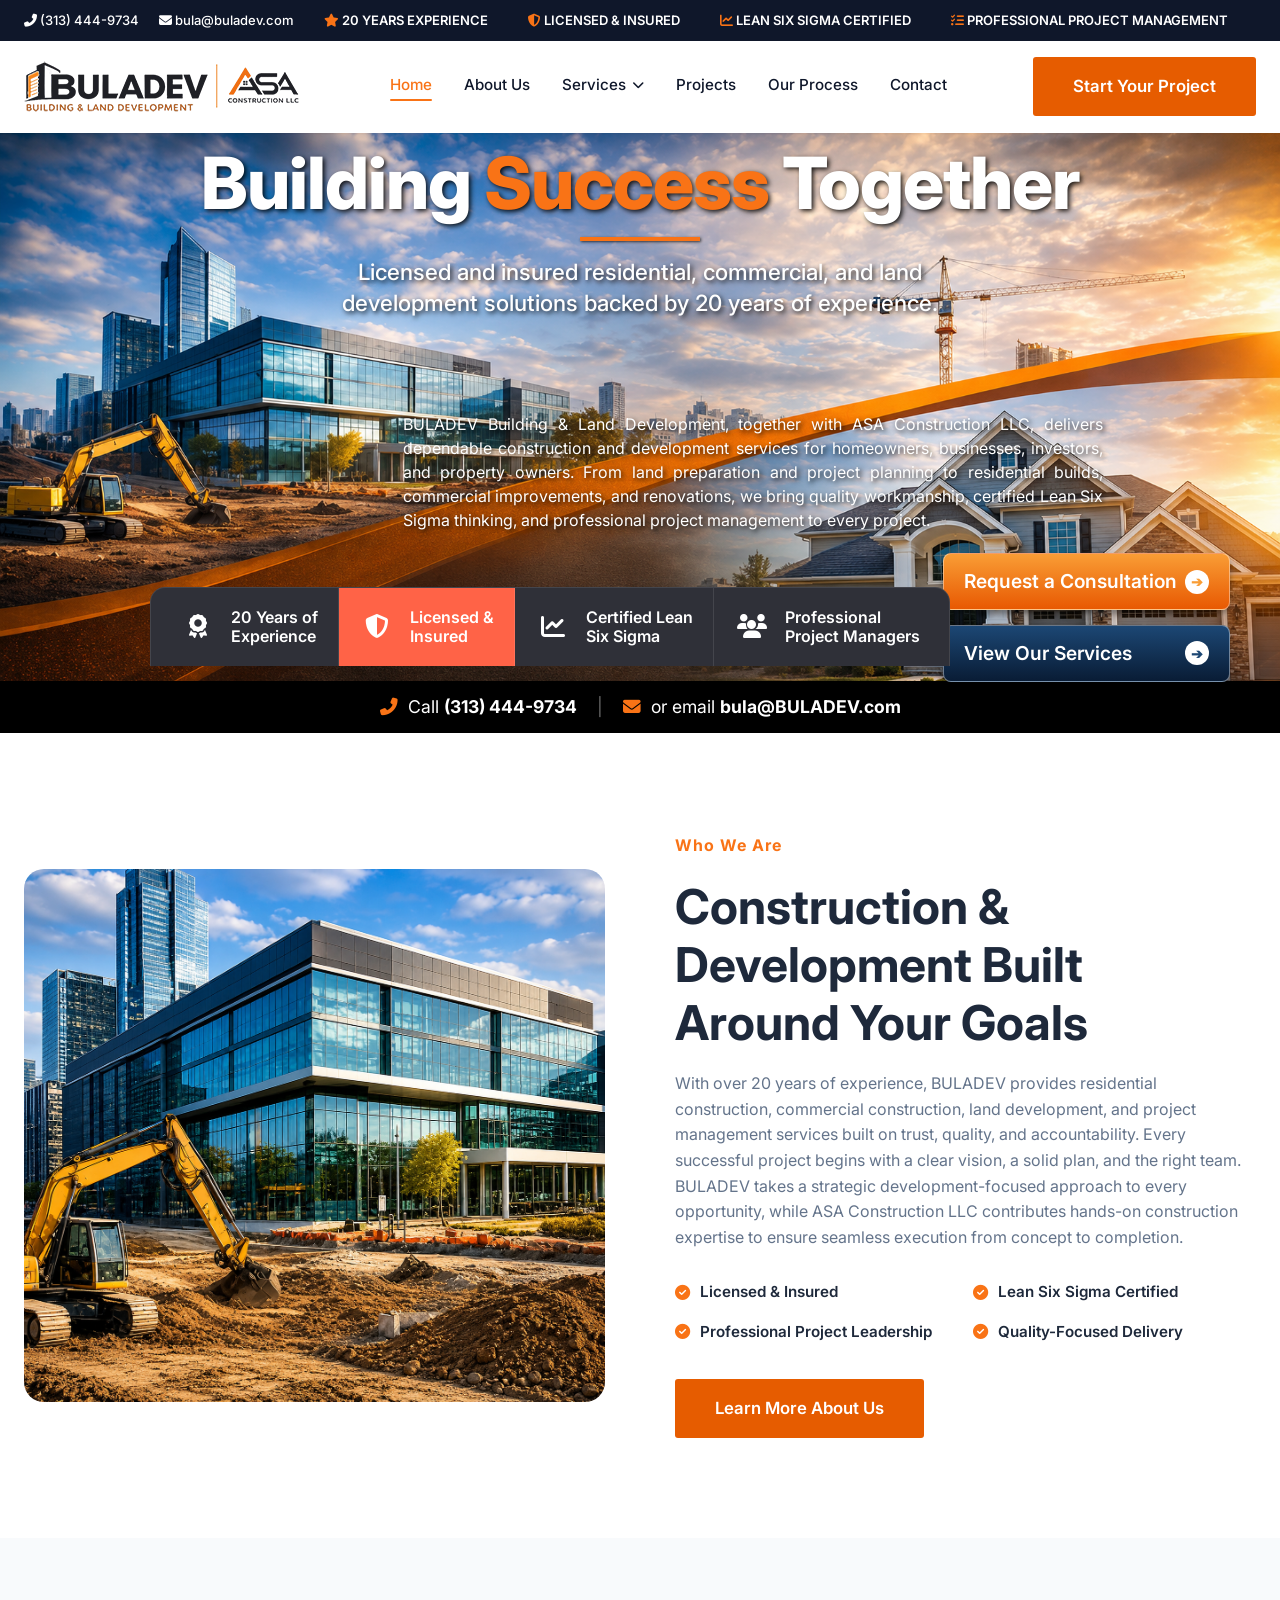
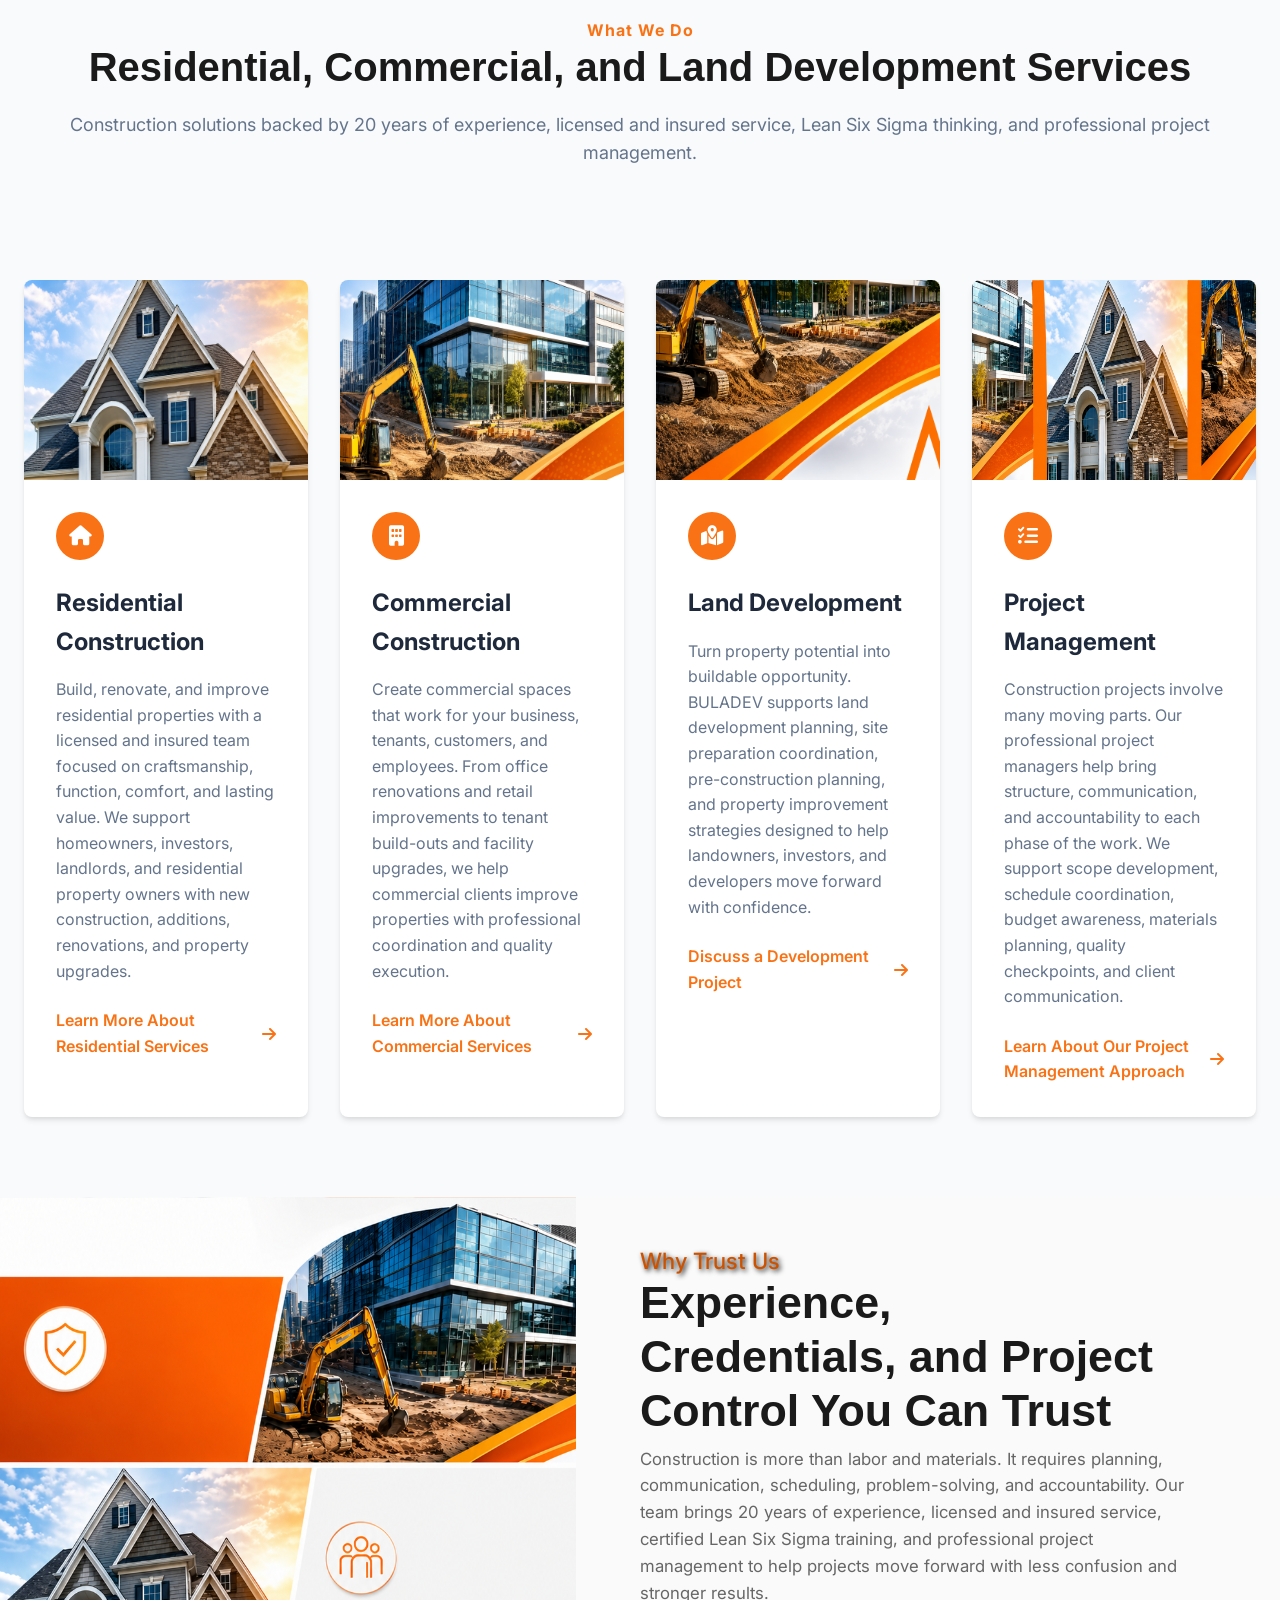
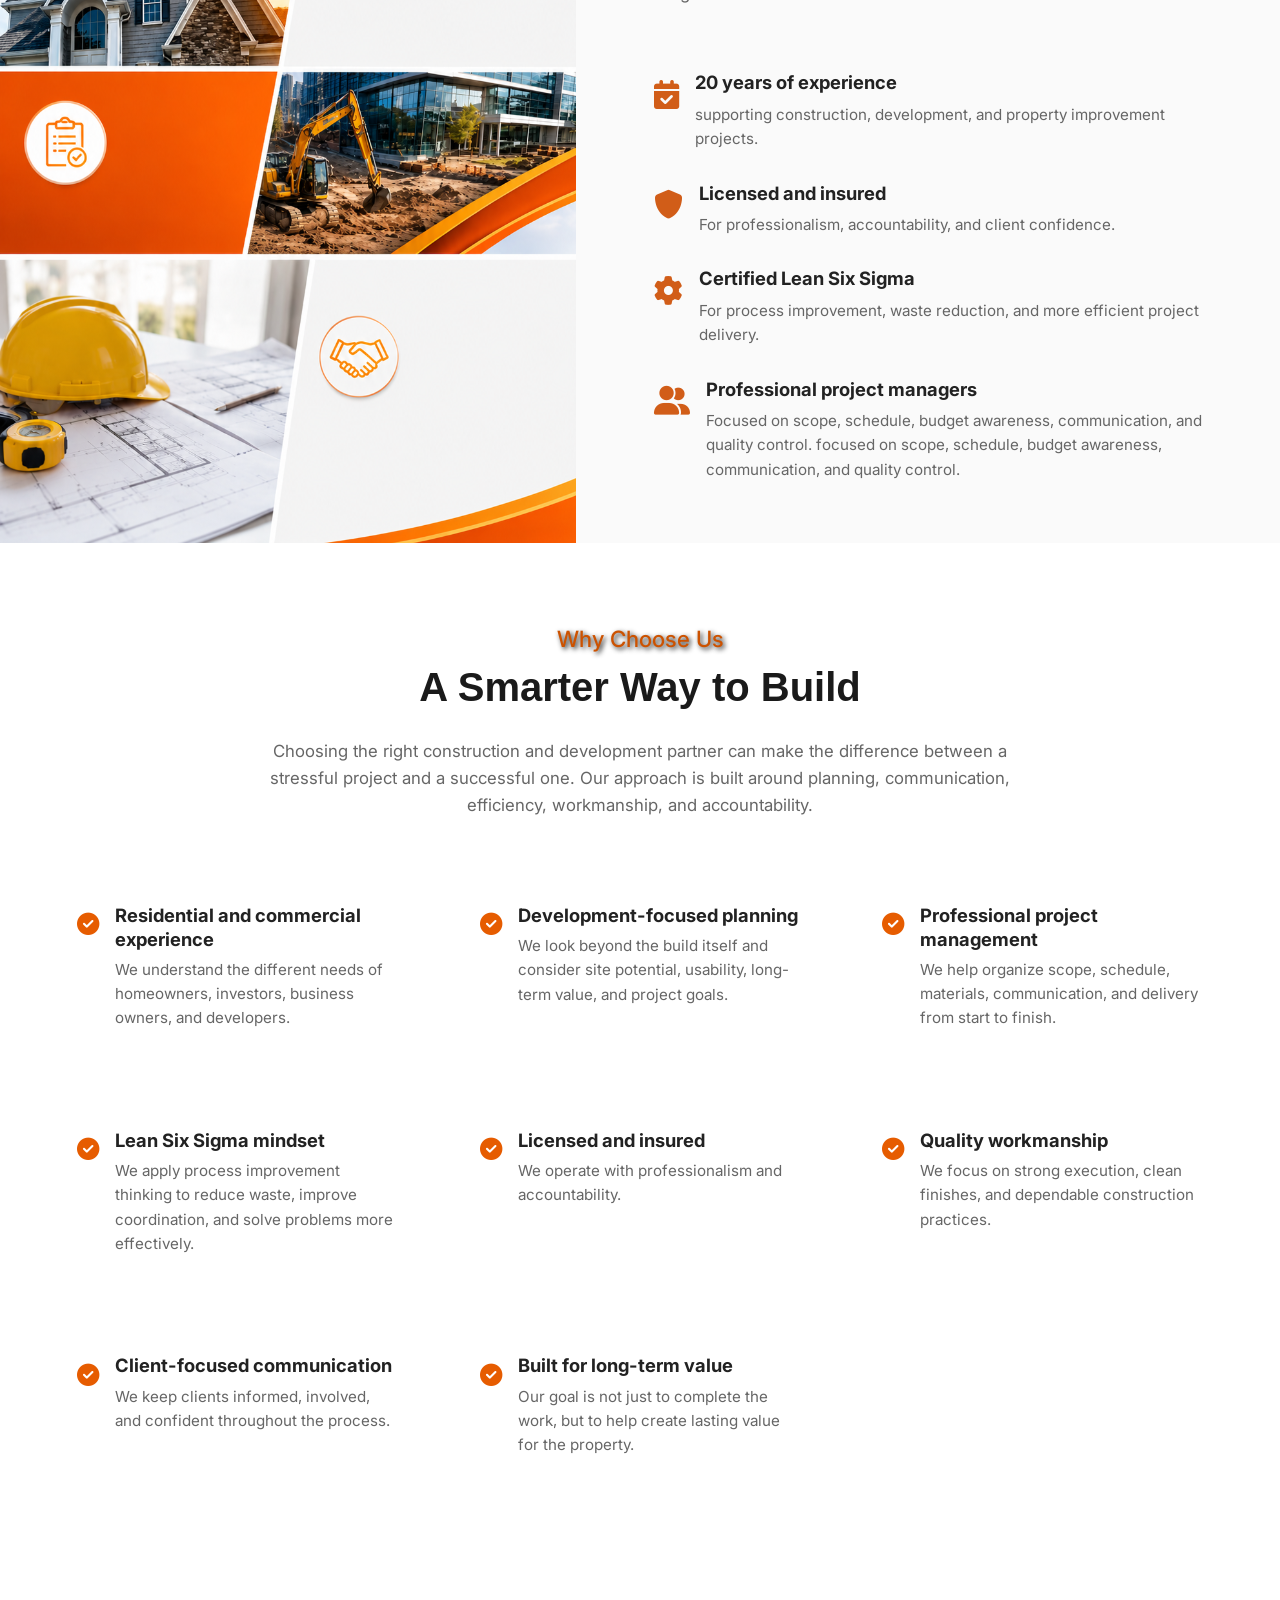
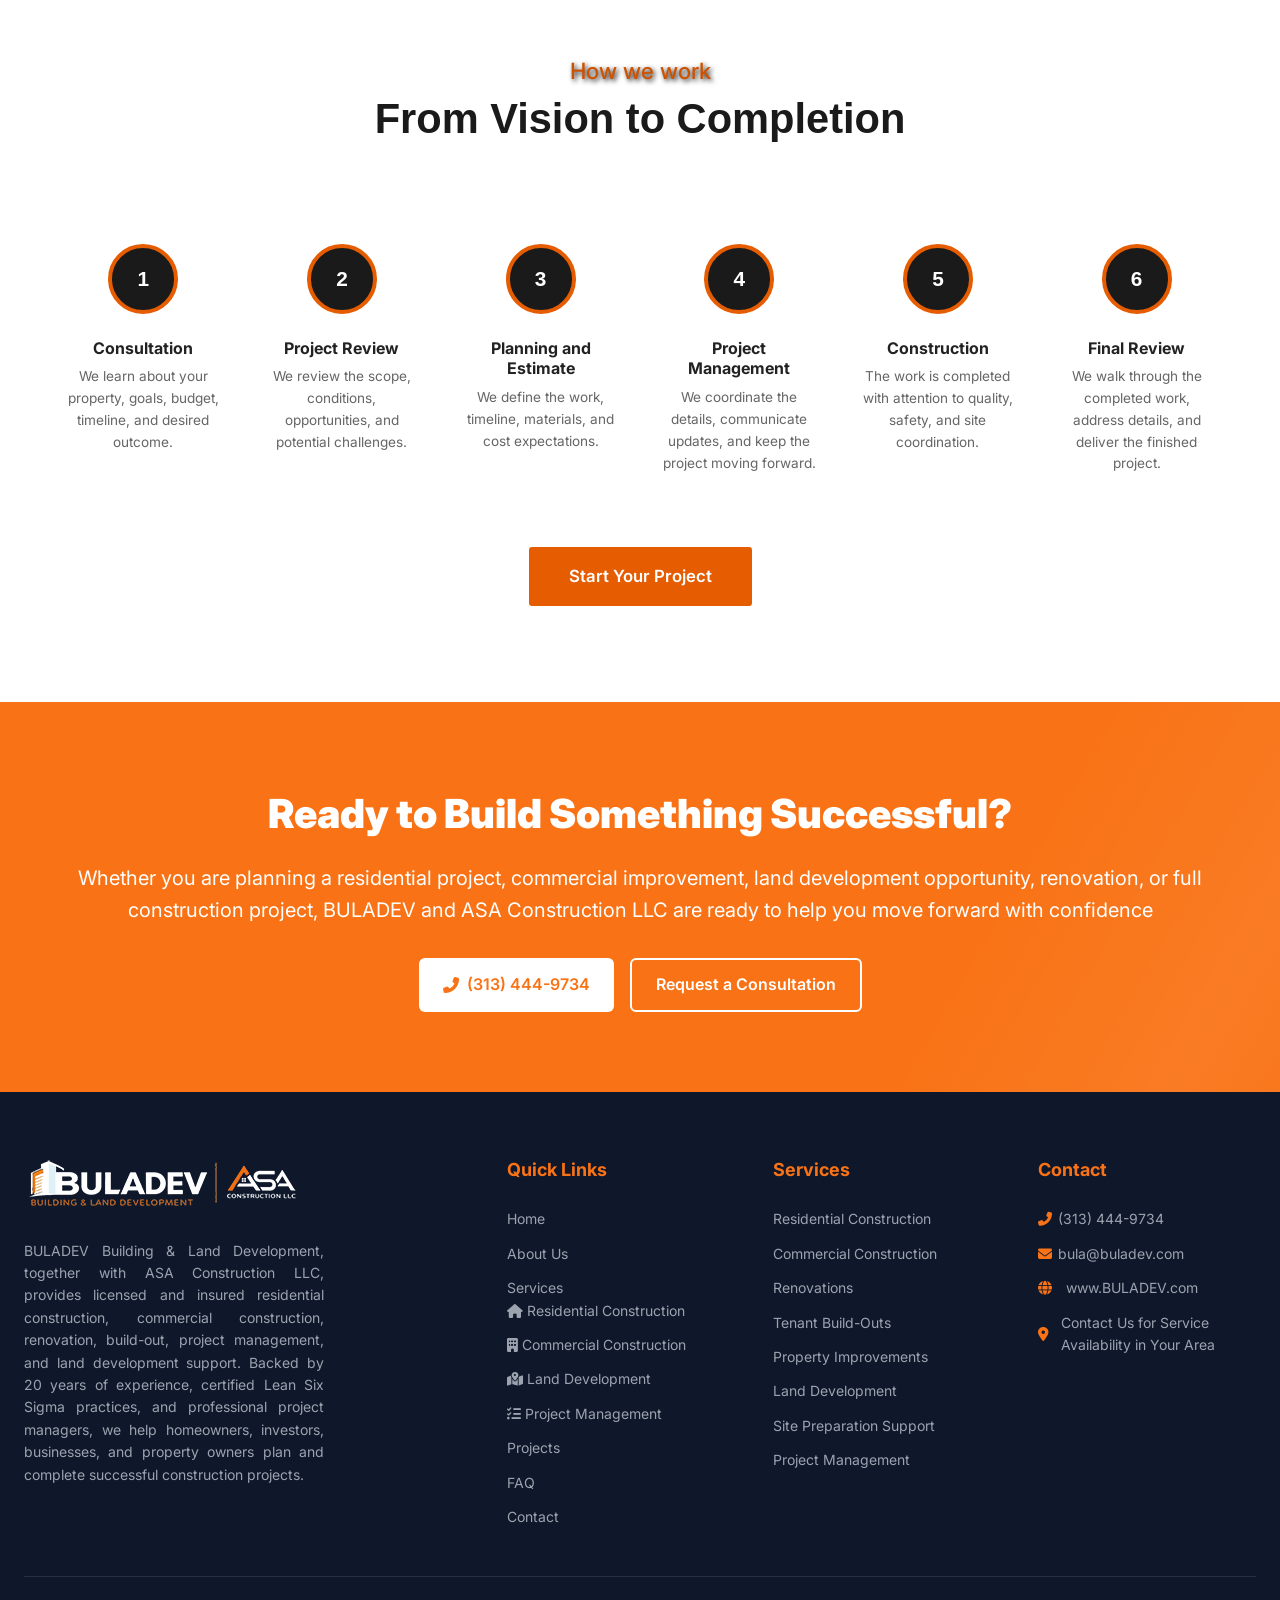
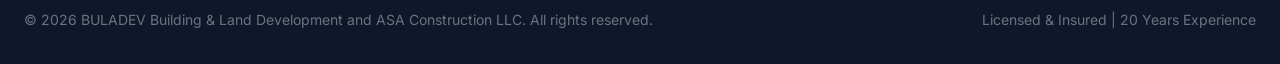
<file: index.html>
<!DOCTYPE html>
<html lang="en">
<head>
    <meta charset="UTF-8">
    <meta name="viewport" content="width=device-width, initial-scale=1.0">
    <title>BULADEV Building & Land Development | ASA Construction LLC</title>
    <meta name="description" content="Licensed and insured residential, commercial, and land development solutions backed by 20 years of experience.">

    <!-- Link to CSS -->
    <link rel="stylesheet" href="css/style.css">

    <!-- Google Fonts -->
    <link rel="preconnect" href="https://fonts.googleapis.com">
    <link href="https://fonts.googleapis.com/css2?family=Inter:wght@300;400;500;600;700;800;900&display=swap" rel="stylesheet">

    <!-- Font Awesome for Icons -->
    <link rel="stylesheet" href="https://cdnjs.cloudflare.com/ajax/libs/font-awesome/6.4.0/css/all.min.css">
</head>
<body>

    <!-- Top Trust Bar -->
    <div class="top-bar">
        <div class="container top-bar-content">

            <div class="top-contact">
                <a href="tel:3134449734">
                    <i class="fas fa-phone-alt"></i> (313) 444-9734
                </a>

                <a href="mailto:bula@buladev.com">
                    <i class="fas fa-envelope"></i> bula@buladev.com
                </a>
            </div>

            <div class="trust-marquee">
                <div class="trust-track">
                    <span><i class="fas fa-star"></i> 20 YEARS EXPERIENCE</span>
                    <span><i class="fas fa-shield-alt"></i> LICENSED & INSURED</span>
                    <span><i class="fas fa-chart-line"></i> LEAN SIX SIGMA CERTIFIED</span>
                    <span><i class="fas fa-tasks"></i> PROFESSIONAL PROJECT MANAGEMENT</span>

                    <!-- Duplicate for seamless loop -->
                    <span><i class="fas fa-star"></i> 20 YEARS EXPERIENCE</span>
                    <span><i class="fas fa-shield-alt"></i> LICENSED & INSURED</span>
                    <span><i class="fas fa-chart-line"></i> LEAN SIX SIGMA CERTIFIED</span>
                    <span><i class="fas fa-tasks"></i> PROFESSIONAL PROJECT MANAGEMENT</span>
                </div>
            </div>

        </div>
    </div>

    <!-- Navigation -->
    <header class="navbar" id="navbar">
        <div class="container nav-container">
            <div class="logo-group">
                <a href="index.html"><img src="img/header logo.png" alt="BULADEV Logo"></a>
            </div>
            <nav class="nav-links" id="nav-links">
                <a href="index.html" class="active">Home</a>
                <a href="about.html">About Us</a>

                <div class="dropdown">
                    <a href="services.html" class="dropdown-toggle">
                        Services <i class="fas fa-chevron-down"></i>
                    </a>

                    <div class="dropdown-menu">
                        <a href="residential-construction.html">Residential Construction</a>
                        <a href="commercial.html">Commercial Construction</a>
                        <a href="land-development.html">Land Development</a>
                        <a href="project-management.html">Project Management</a>
                    </div>
                </div>

                <a href="portfolio.html">Projects</a>
                <a href="process.html">Our Process</a>
                <a href="contact.html">Contact</a>
            </nav>

            <a href="contact.html" class="btn btn-primary nav-cta">
                Start Your Project
            </a>

            <button class="mobile-menu-btn" id="mobile-menu-btn" aria-label="Open menu" aria-expanded="false" aria-controls="mobile-menu">
                <i class="fas fa-bars"></i>
            </button>
        </div>
    </header>

    <!-- Mobile Menu Overlay -->
    <div class="mobile-menu-overlay" id="mobile-menu-overlay"></div>

    <div class="mobile-menu" id="mobile-menu">
        <button class="close-menu-btn" id="close-menu-btn" aria-label="Close menu"><i class="fas fa-times"></i></button>
        <a href="index.html" class="active">Home</a>
        <a href="about.html">About Us</a>
        <a href="services.html">Services</a>
        <div class="mobile-submenu">
            <a href="residential-construction.html">Residential Construction</a>
            <a href="commercial.html">Commercial Construction</a>
            <a href="land-development.html">Land Development</a>
            <a href="project-management.html">Project Management</a>
        </div>
        <a href="portfolio.html">Projects</a>
        <a href="process.html">Our Process</a>
        <a href="contact.html">Contact</a>
        <a href="contact.html" class="btn btn-primary">Start Your Project</a>
    </div>

    <main>
        <!-- Hero Section -->
        <div class="hero-banner" id="home">
            <div class="hero-header">
                <h1>Building <span class="text-orange">Success</span> Together</h1>
                <hr class="orange-line">
                <p class="subtitle1">Licensed and insured residential, commercial, and land<br>development solutions backed by 20 years of experience.</p>
            </div>

            <div class="hero-content">
                <div class="company-description">
                    <p>BULADEV Building & Land Development, together with ASA Construction LLC, delivers dependable construction and development services for homeowners, businesses, investors, and property owners. From land preparation and project planning to residential builds, commercial improvements, and renovations, we bring quality workmanship, certified Lean Six Sigma thinking, and professional project management to every project.</p>
                </div>
                <div class="hero-buttons">
                    <a href="contact.html" class="btn btn-orange">Request a Consultation <span class="arrow">➔</span></a>
                    <a href="services.html" class="btn btn-blue">View Our Services <span class="arrow">➔</span></a>
                </div>
            </div>

            <div class="feature-bar-container">
                <div class="feature-item orange-bg">
                    <span class="icon"><i class="fas fa-award"></i></span>
                    <span class="text">20 Years of<br>Experience</span>
                </div>
                <div style="background-color: tomato;" class="feature-items">
                    <span class="icon"><i class="fas fa-shield-alt"></i></span>
                    <span class="text">Licensed &<br>Insured</span>
                </div>
                <div class="feature-item">
                    <span class="icon"><i class="fas fa-chart-line"></i></span>
                    <span class="text">Certified Lean<br>Six Sigma</span>
                </div>
                <div  class="feature-item">
                    <span class="icon"><i class="fas fa-users"></i></span>
                    <span class="text">Professional<br>Project Managers</span>
                </div>
            </div>

            <div class="contact-bar">
                <div class="contact-info">
                    <span class="icon"><i class="fas fa-phone-alt"></i></span> Call <a href="tel:3134449734">(313) 444-9734</a>
                    <span class="divider">|</span>
                    <span class="icon"><i class="fas fa-envelope"></i></span> or email <a href="mailto:bula@buladev.com">bula@BULADEV.com</a>
                </div>
            </div>
        </div>

        <!-- About -->
        <section class="about" id="about">
            <div class="container about-container">

                <div class="about-image">
                    <img src="img/about-home.png" alt="BULADEV Construction team on a job site">
                </div>

                <div class="about-content">

                    <span class="section-tag">
                        Who We Are
                    </span>

                    <h2>
                        Construction & Development
                        Built Around Your Goals
                    </h2>

                    <p>
                        With over 20 years of experience, BULADEV provides residential construction, commercial construction, land development, and project management services built on trust, quality, and accountability. Every successful project begins with a clear vision, a solid plan, and the right team. BULADEV takes a strategic development-focused approach to every opportunity, while ASA Construction LLC contributes hands-on construction expertise to ensure seamless execution from concept to completion.
                    </p>

                    <div class="about-features">

                        <div class="feature">
                            <i class="fas fa-check-circle"></i>
                            Licensed & Insured
                        </div>

                        <div class="feature">
                            <i class="fas fa-check-circle"></i>
                            Lean Six Sigma Certified
                        </div>

                        <div class="feature">
                            <i class="fas fa-check-circle"></i>
                            Professional Project Leadership
                        </div>

                        <div class="feature">
                            <i class="fas fa-check-circle"></i>
                            Quality-Focused Delivery
                        </div>

                    </div>

                    <a href="about.html" class="btn btn-primary">
                        Learn More About Us
                    </a>

                </div>

            </div>
        </section>

        <!-- Services -->
        <section id="services" class="section bg-light">
            <div class="container">
                <div class="section-header text-center">
                    <span class="section-tag">
                        What We Do
                    </span>
                    <h2 class="section-title">Residential, Commercial, and Land Development Services</h2>
                    <p class="section-desc">Construction solutions backed by 20 years of experience, licensed and insured service, Lean Six Sigma thinking, and professional project management.</p>
                </div>

                <div class="grid-4">
                    <!-- Service 1 -->
                    <div class="service-card" id="residential-construction">
                        <div class="card-img" style="background-image: url('img/residential-construction.png');"></div>
                        <div class="card-body">
                            <div class="card-icon"><i class="fas fa-home"></i></div>
                            <h3>Residential Construction</h3>
                            <p>Build, renovate, and improve residential properties with a licensed and insured team focused on craftsmanship, function, comfort, and lasting value. We support homeowners, investors, landlords, and residential property owners with new construction, additions, renovations, and property upgrades.</p>
                            <a href="residential-construction.html" class="link-orange"> Learn More About Residential Services <i class="fas fa-arrow-right"></i></a>
                        </div>
                    </div>
                    <!-- Service 2 -->
                    <div class="service-card" id="commercial-construction">
                        <div class="card-img" style="background-image: url('img/commercial.png');"></div>
                        <div class="card-body">
                            <div class="card-icon"><i class="fas fa-building"></i></div>
                            <h3>Commercial Construction</h3>
                            <p>Create commercial spaces that work for your business, tenants, customers, and employees. From office renovations and retail improvements to tenant build-outs and facility upgrades, we help commercial clients improve properties with professional coordination and quality execution.</p>
                            <a href="commercial.html" class="link-orange">Learn More About Commercial Services <i class="fas fa-arrow-right"></i></a>
                        </div>
                    </div>
                    <!-- Service 3 -->
                    <div class="service-card" id="land-development">
                        <div class="card-img" style="background-image: url('img/land-development.png');"></div>
                        <div class="card-body">
                            <div class="card-icon"><i class="fas fa-map-marked-alt"></i></div>
                            <h3>Land Development</h3>
                            <p>Turn property potential into buildable opportunity. BULADEV supports land development planning, site preparation coordination, pre-construction planning, and property improvement strategies designed to help landowners, investors, and developers move forward with confidence.</p>
                            <a href="land-development.html" class="link-orange">Discuss a Development Project<i class="fas fa-arrow-right"></i></a>
                        </div>
                    </div>
                    <!-- Service 4 -->
                    <div class="service-card" id="project-management">
                        <div class="card-img" style="background-image: url('img/project.png');"></div>
                        <div class="card-body">
                            <div class="card-icon"><i class="fas fa-tasks"></i></div>
                            <h3>Project Management</h3>
                            <p>Construction projects involve many moving parts. Our professional project managers help bring structure, communication, and accountability to each phase of the work. We support scope development, schedule coordination, budget awareness, materials planning, quality checkpoints, and client communication.</p>
                            <a href="project-management.html" class="link-orange"> Learn About Our Project Management Approach <i class="fas fa-arrow-right"></i></a>
                        </div>
                    </div>
                </div>
            </div>
        </section>
<!-- ==================== CREDENTIALS SECTION ==================== -->
<section class="trust-section">
        <div class="image-column">
            </div>

        <div class="content-column">
            <span class="subtitle">Why Trust Us</span>
            <h2>Experience, Credentials, and Project Control You Can Trust</h2>
            <p class="intro-text">Construction is more than labor and materials. It requires planning, communication, scheduling, problem-solving, and accountability. Our team brings 20 years of experience, licensed and insured service, certified Lean Six Sigma training, and professional project management to help projects move forward with less confusion and stronger results.</p>

            <div class="features-list">
                
                <div class="feature-item">
                    <div class="feature-icon">
                        <i class="fa-solid fa-calendar-check"></i>
                    </div>
                    <div class="feature-text">
                        <h3>20 years of experience</h3>
                        <p> supporting construction, development, and property improvement projects.</p>
                    </div>
                </div>

                <div class="feature-item">
                    <div class="feature-icon">
                        <i class="fa-solid fa-shield"></i>
                    </div>
                    <div class="feature-text">
                        <h3>Licensed and insured</h3>
                        <p>For professionalism, accountability, and client confidence.</p>
                    </div>
                </div>

                <div class="feature-item">
                    <div class="feature-icon">
                        <i class="fa-solid fa-gear"></i>
                    </div>
                    <div class="feature-text">
                        <h3>Certified Lean Six Sigma</h3>
                        <p> For process improvement, waste reduction, and more efficient project delivery.</p>
                    </div>
                </div>

                <div class="feature-item">
                    <div class="feature-icon">
                        <i class="fa-solid fa-user-group"></i>
                    </div>
                    <div class="feature-text">
                        <h3>Professional project managers</h3>
                        <p> Focused on scope, schedule, budget awareness, communication, and quality control. focused on scope, schedule, budget awareness, communication, and quality control.</p>
                    </div>
                </div>

            </div>
        </div>
    </section>


    <!-- advantage-section -->
    <section class="advantage-section">
        <div class="container">
            
            <div class="section-header">
                <span class="subtitle">Why Choose Us</span>
                <h2>A Smarter Way to Build</h2>
                <p class="intro-description">
                    Choosing the right construction and development partner can make the difference between a stressful project and a successful one. Our approach is built around planning, communication, efficiency, workmanship, and accountability.
                </p>
            </div>

            <div class="features-grid">
                
                <div class="feature-card">
                    <div class="icon-wrapper">
                        <i class="fa-solid fa-circle-check"></i>
                    </div>
                    <div class="text-wrapper">
                        <h3>Residential and commercial experience</h3>
                        <p>We understand the different needs of homeowners, investors, business owners, and developers.</p>
                    </div>
                </div>

                <div class="feature-card">
                    <div class="icon-wrapper">
                        <i class="fa-solid fa-circle-check"></i>
                    </div>
                    <div class="text-wrapper">
                        <h3>Development-focused planning</h3>
                        <p>We look beyond the build itself and consider site potential, usability, long-term value, and project goals.</p>
                    </div>
                </div>

                <div class="feature-card">
                    <div class="icon-wrapper">
                        <i class="fa-solid fa-circle-check"></i>
                    </div>
                    <div class="text-wrapper">
                        <h3>Professional project management</h3>
                        <p>We help organize scope, schedule, materials, communication, and delivery from start to finish.</p>
                    </div>
                </div>

                <div class="feature-card">
                    <div class="icon-wrapper">
                        <i class="fa-solid fa-circle-check"></i>
                    </div>
                    <div class="text-wrapper">
                        <h3>Lean Six Sigma mindset</h3>
                        <p>We apply process improvement thinking to reduce waste, improve coordination, and solve problems more effectively.</p>
                    </div>
                </div>

                <div class="feature-card">
                    <div class="icon-wrapper">
                        <i class="fa-solid fa-circle-check"></i>
                    </div>
                    <div class="text-wrapper">
                        <h3>Licensed and insured</h3>
                        <p>We operate with professionalism and accountability.</p>
                    </div>
                </div>

                <div class="feature-card">
                    <div class="icon-wrapper">
                        <i class="fa-solid fa-circle-check"></i>
                    </div>
                    <div class="text-wrapper">
                        <h3>Quality workmanship</h3>
                        <p>We focus on strong execution, clean finishes, and dependable construction practices.</p>
                    </div>
                </div>


                <div class="feature-card">
                    <div class="icon-wrapper">
                        <i class="fa-solid fa-circle-check"></i>
                    </div>
                    <div class="text-wrapper">
                        <h3>Client-focused communication</h3>
                        <p>We keep clients informed, involved, and confident throughout the process.</p>
                    </div>
                </div>

                <div class="feature-card">
                    <div class="icon-wrapper">
                        <i class="fa-solid fa-circle-check"></i>
                    </div>
                    <div class="text-wrapper">
                        <h3>Built for long-term value</h3>
                        <p>Our goal is not just to complete the work, but to help create lasting value for the property.</p>
                    </div>
                </div>

            </div>
        </div>
    </section>
<!-- advantage-section -->
<!-- how-we-work-section -->

<section class="how-we-work-section">
        <div class="container">
            
            <div class="section-header">
                <span class="subtitle">How we work</span>
                <h2> From Vision to Completion</h2>
            </div>

            <div class="steps-grid">
                
                <div class="step-card">
                    <div class="step-number">1</div>
                    <h3>Consultation</h3>
                    <p>We learn about your property, goals, budget, timeline, and desired outcome.</p>
                </div>

                <div class="step-card">
                    <div class="step-number">2</div>
                    <h3>Project Review</h3>
                    <p>We review the scope, conditions, opportunities, and potential challenges.</p>
                </div>

                <div class="step-card">
                    <div class="step-number">3</div>
                    <h3>Planning and Estimate</h3>
                    <p>We define the work, timeline, materials, and cost expectations.</p>
                </div>

                <div class="step-card">
                    <div class="step-number">4</div>
                    <h3>Project Management</h3>
                    <p>We coordinate the details, communicate updates, and keep the project moving forward.</p>
                </div>

                <div class="step-card">
                    <div class="step-number">5</div>
                    <h3>Construction</h3>
                    <p>The work is completed with attention to quality, safety, and site coordination.</p>
                </div>

                <div class="step-card">
                    <div class="step-number">6</div>
                    <h3>Final Review</h3>
                    <p>We walk through the completed work, address details, and deliver the finished project.</p>
                </div>

            </div>

            <div class="cta-container">
                <a href="contact.html" class="btn-primary">Start Your Project</a>
            </div>

        </div>
    </section>

    <!-- how-we-work-section -->
        

        <!-- Final CTA -->
        <section class="cta-section">
            <div class="container text-center">
                <h2 class="cta-title"> Ready to Build Something Successful?</h2>
                <p class="cta-desc">Whether you are planning a residential project, commercial improvement, land development opportunity, renovation, or full construction project, BULADEV and ASA Construction LLC are ready to help you move forward with confidence</p>
                <div class="cta-buttons">
                    <a href="tel:3134449734" class="btn btn-white"><i class="fas fa-phone-alt"></i> (313) 444-9734</a>
                    <a href="contact.html" class="btn btn-outline-white">Request a Consultation</a>
                </div>
            </div>
        </section>
    </main>

    <!-- Footer -->
    <footer class="footer">
        <div class="container">
            <div class="footer-grid">
                <div class="footer-col footer-about">
                   <div class="logo-group">
                <img href="#home" src="img/footer logo.png" alt="BULADEV Logo">
            </div>
                    <p class="footer-desc">BULADEV Building & Land Development, together with ASA Construction LLC, provides licensed and insured residential construction, commercial construction, renovation, build-out, project management, and land development support. Backed by 20 years of experience, certified Lean Six Sigma practices, and professional project managers, we help homeowners, investors, businesses, and property owners plan and complete successful construction projects.</p>
                </div>

                <div class="footer-col">
                    <h4>Quick Links</h4>
                    <ul>
                       <li><a href="index.html">Home</a></li>
                        <li><a href="about.html">About Us</a></li>
                        <li class="dropdown">
        <a href="services.html">Services</a>

        <ul class="submenu">
            <li><a href="residential-construction.html"><i class="fas fa-home"></i> Residential Construction</a></li>
            <li><a href="commercial.html"><i class="fas fa-building"></i> Commercial Construction</a></li>
            <li><a href="land-development.html"><i class="fas fa-map-marked-alt"></i> Land Development</a></li>
            <li><a href="project-management.html"><i class="fas fa-tasks"></i> Project Management</a></li>
        </ul>
        
    </li>
                        <li><a href="portfolio.html">Projects</a></li>
                         <li><a href="about.html#faq">FAQ</a></li>
                        <li><a href="contact.html">Contact</a></li>
                    </ul>
                </div>

                <div class="footer-col">
                    <h4>Services</h4>
                    <ul>
                        <li><a href="residential-construction.html">Residential Construction</a></li>
                        <li><a href="commercial.html">Commercial Construction</a></li>
                        <li><a href="land-development.html">Renovations</a></li>
                        <li><a href="project-management.html">Tenant Build-Outs</a></li>
                        <li><a href="residential-construction.html">Property Improvements</a></li>
                        <li><a href="land-development.html">Land Development</a></li>
                        <li><a href="contact.html">Site Preparation Support</a></li>
                        <li><a href="project-management.html">Project Management</a></li>
                    </ul>
                </div>




                

                <div class="footer-col">
                    <h4>Contact</h4>
                    <ul class="contact-list">

                    <a href="tel:3134449734"><i class="fas fa-phone-alt"></i> (313) 444-9734</a>
                    <a href="mailto:bula@buladev.com"><i class="fas fa-envelope"></i> bula@buladev.com</a>
                    <a href="www.BULADEV.com"><li><i class="fas fa-globe"></i> www.BULADEV.com</li></a>
                    <li><i class="fa-solid fa-location-dot"></i> Contact Us for Service Availability in Your Area</li>
                    </ul>
                </div>
            </div>

            <div class="footer-bottom">
                <p>&copy; <span id="current-year">2026</span> BULADEV Building & Land Development and ASA Construction LLC. All rights reserved.</p>
                <p>Licensed & Insured | 20 Years Experience</p>
            </div>
        </div>
    </footer>

    <!-- Link to JS -->
    <script src="js/script.js"></script>
</body>
</html>
</file>
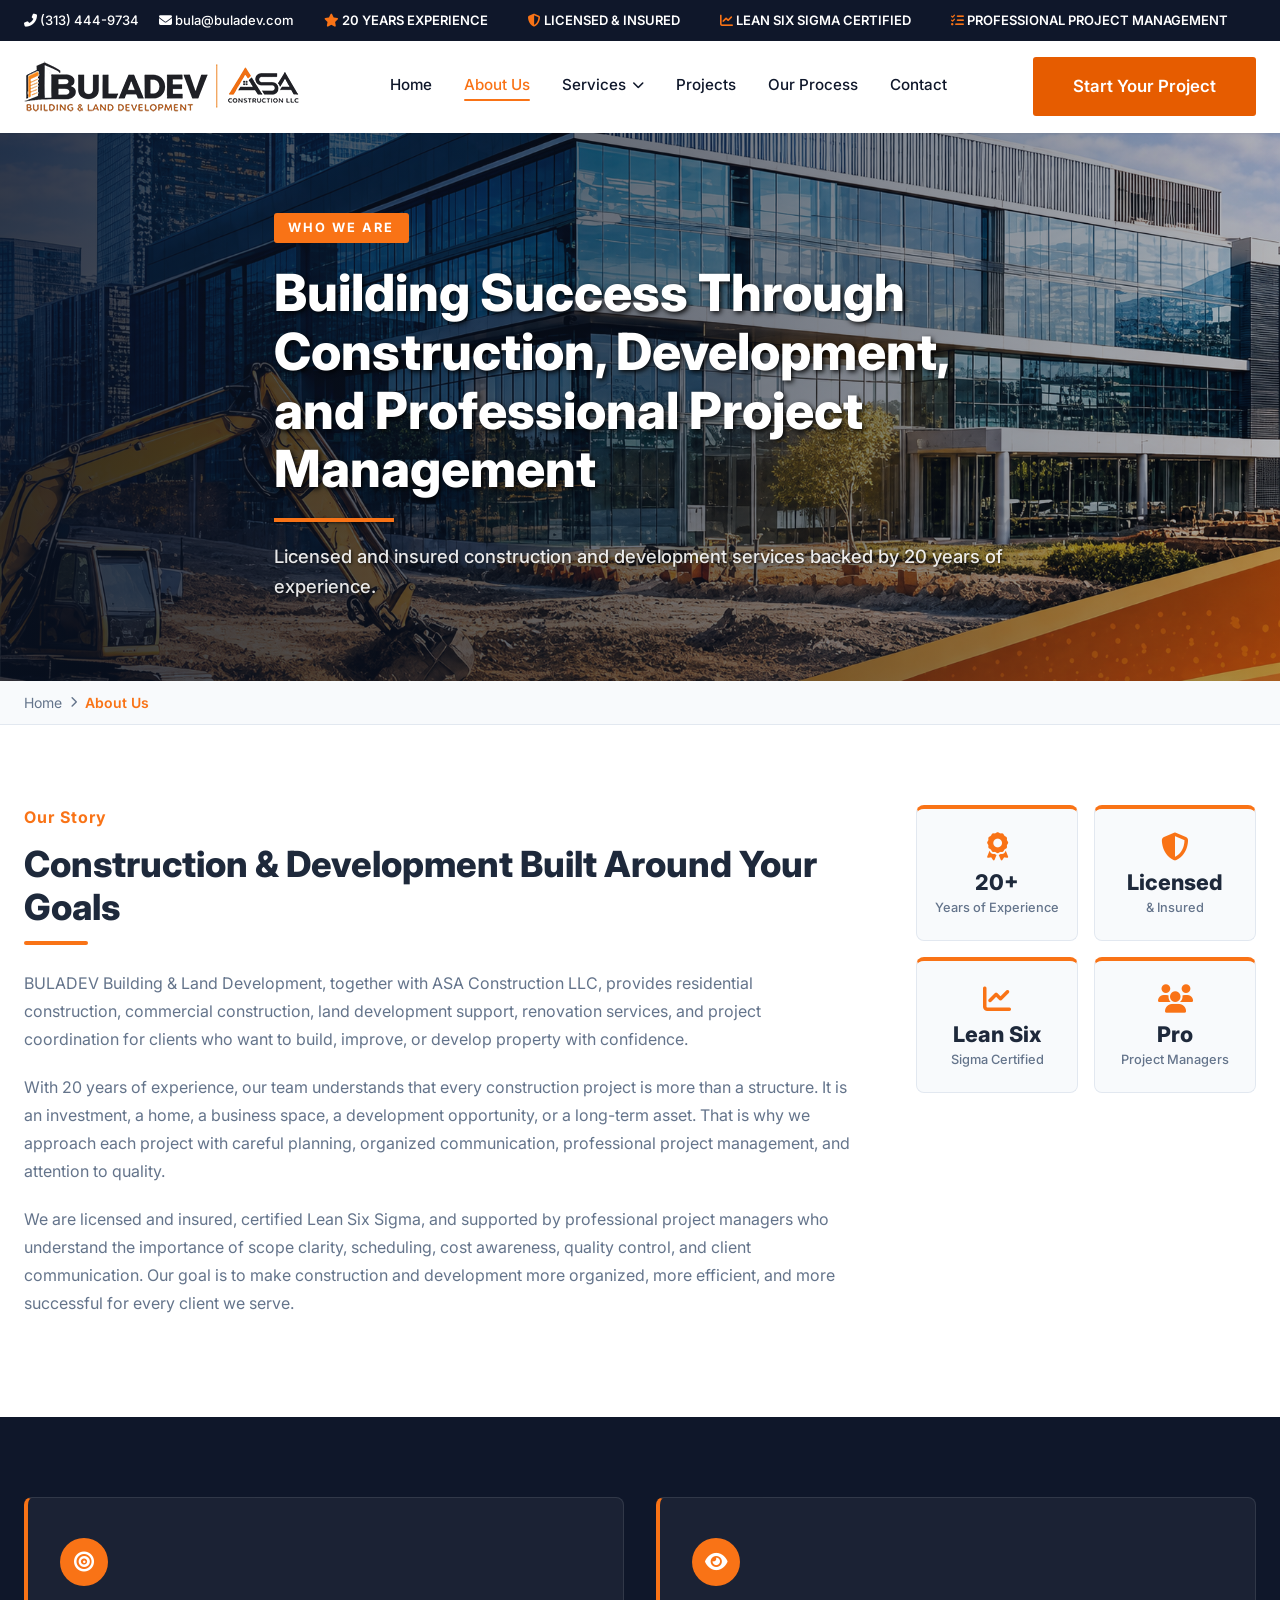
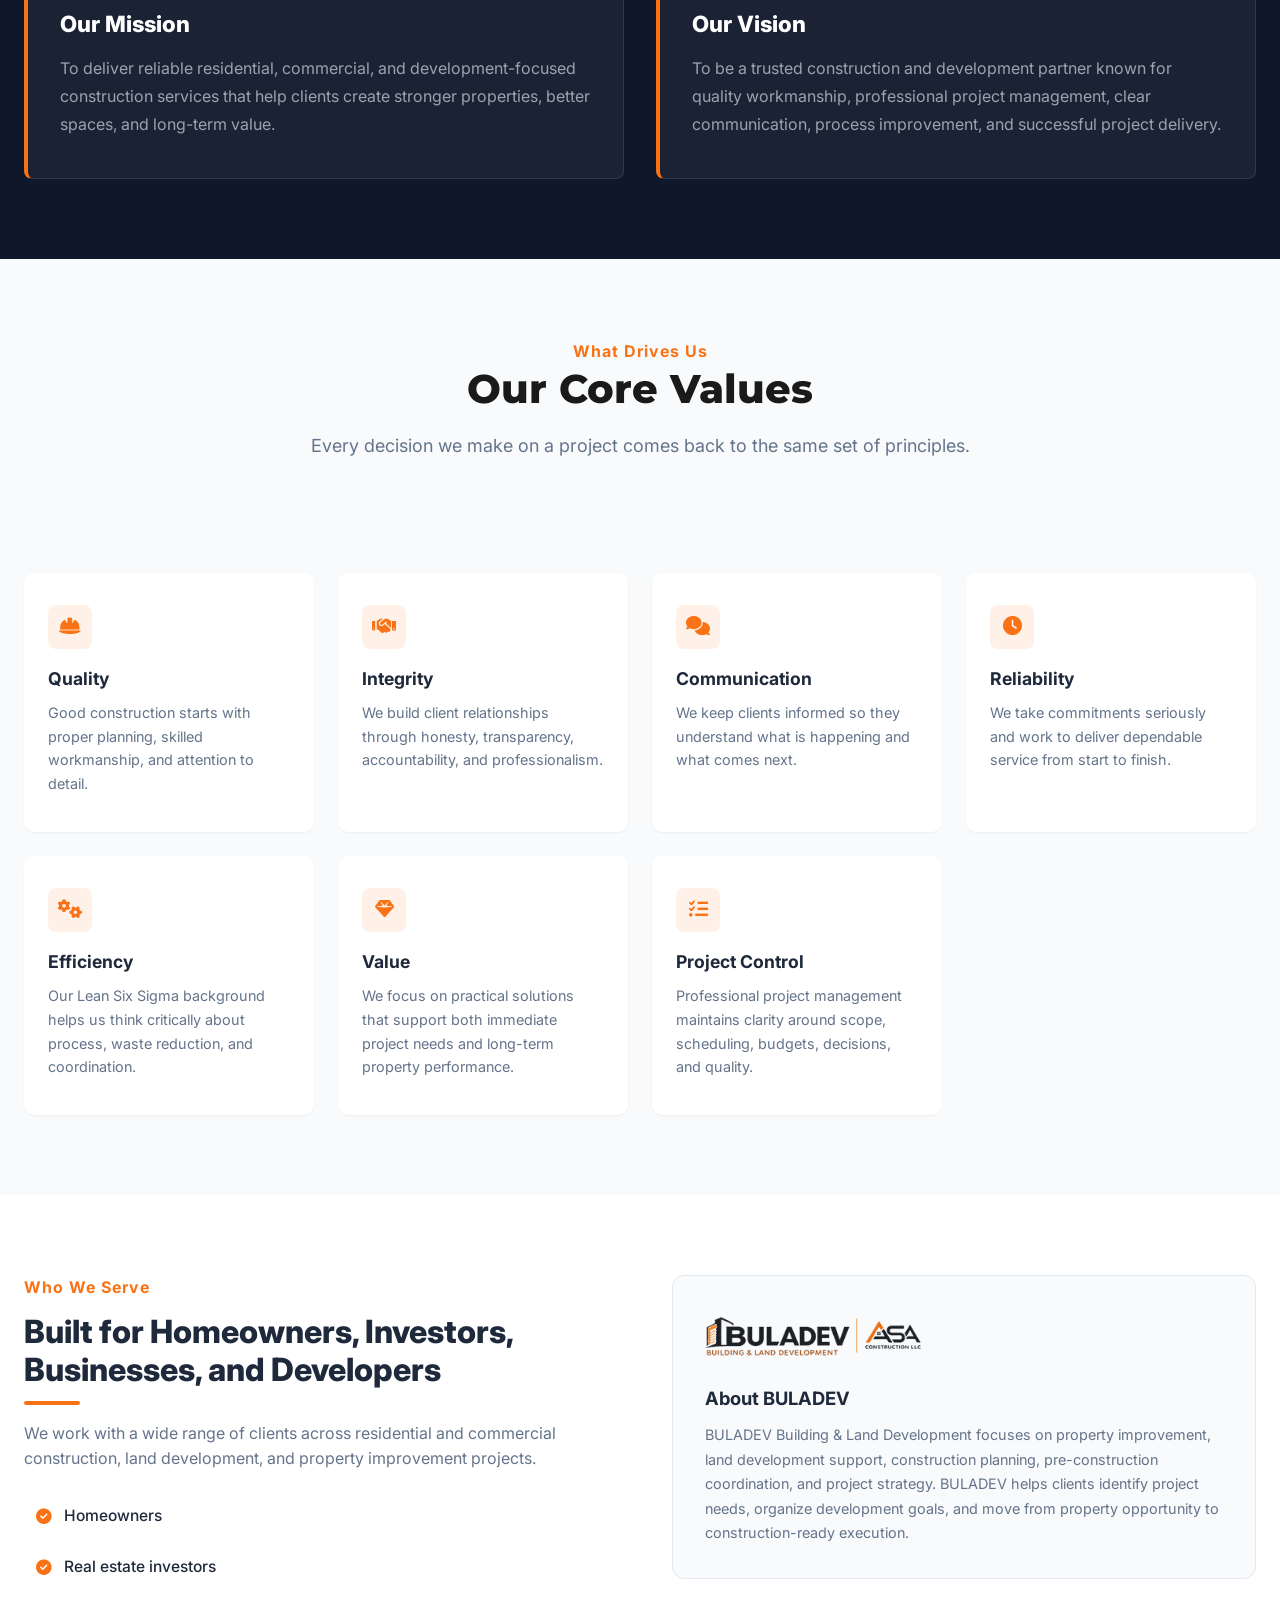
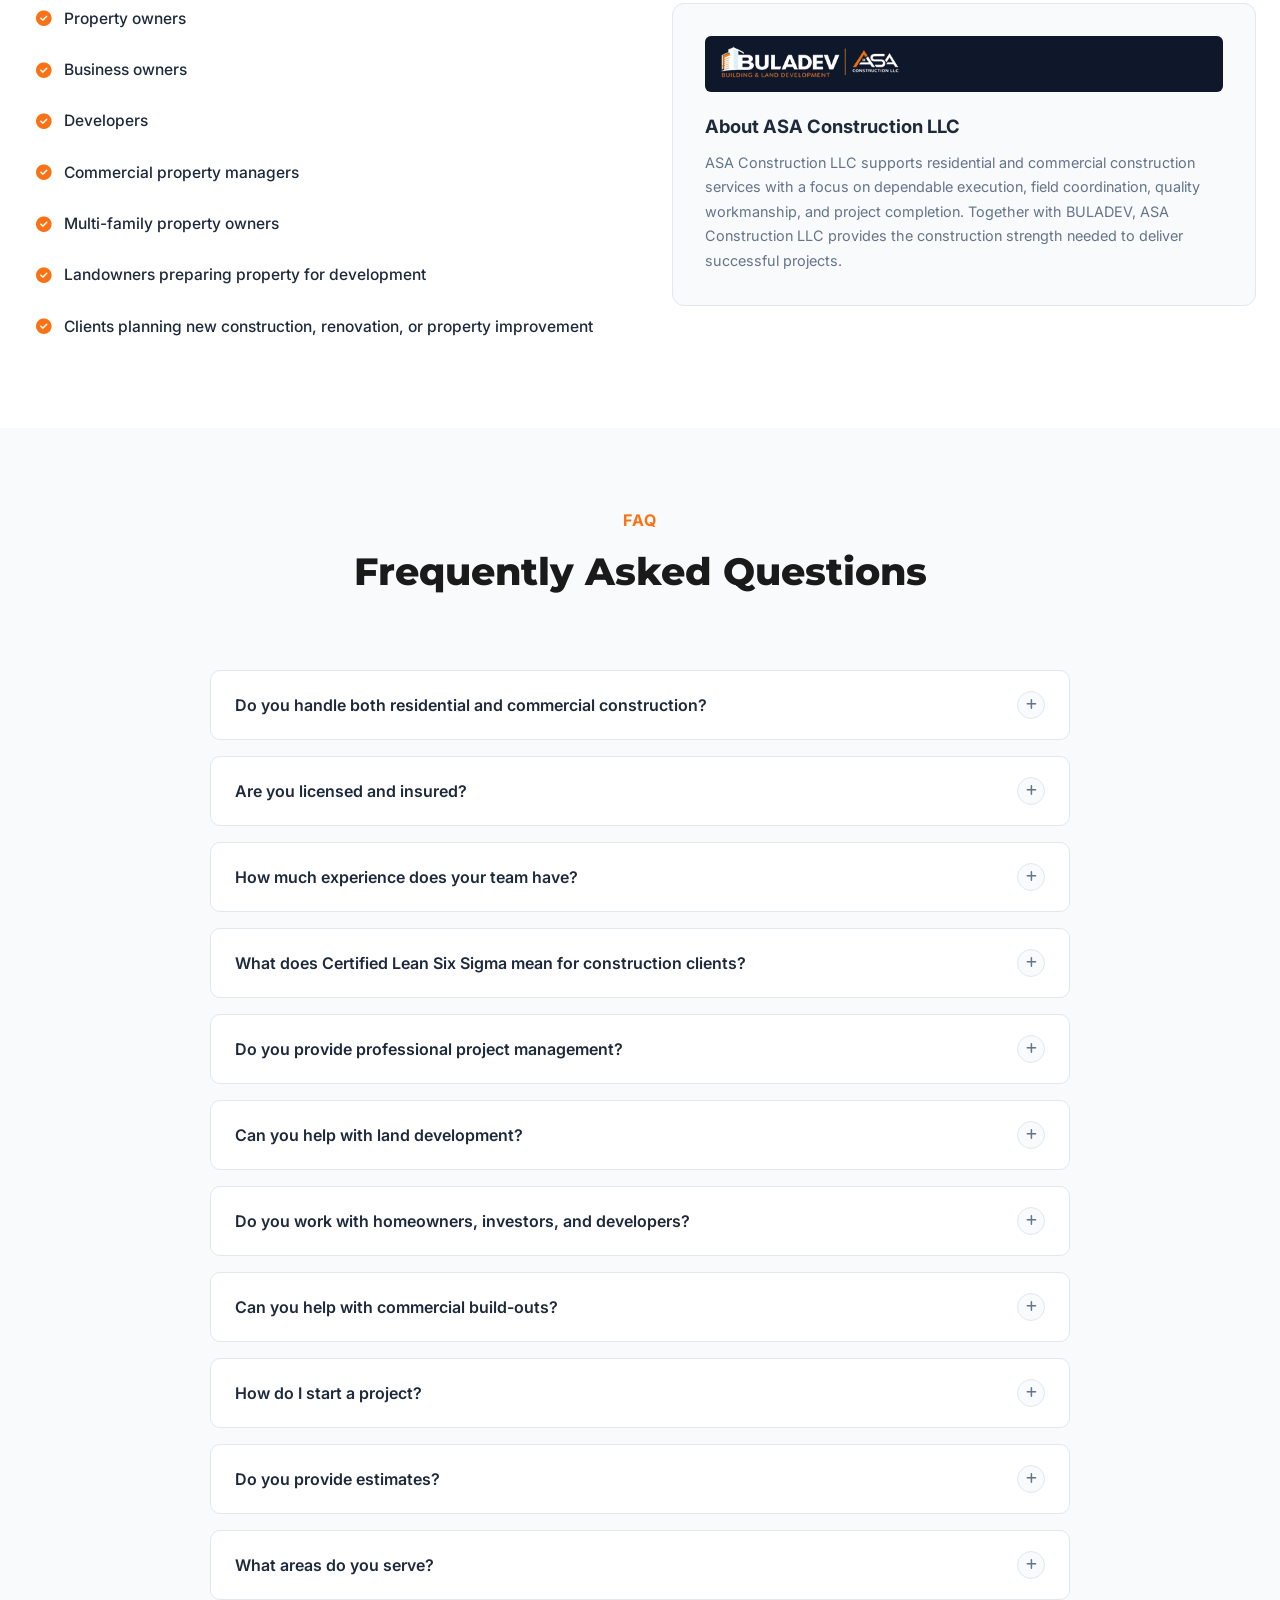
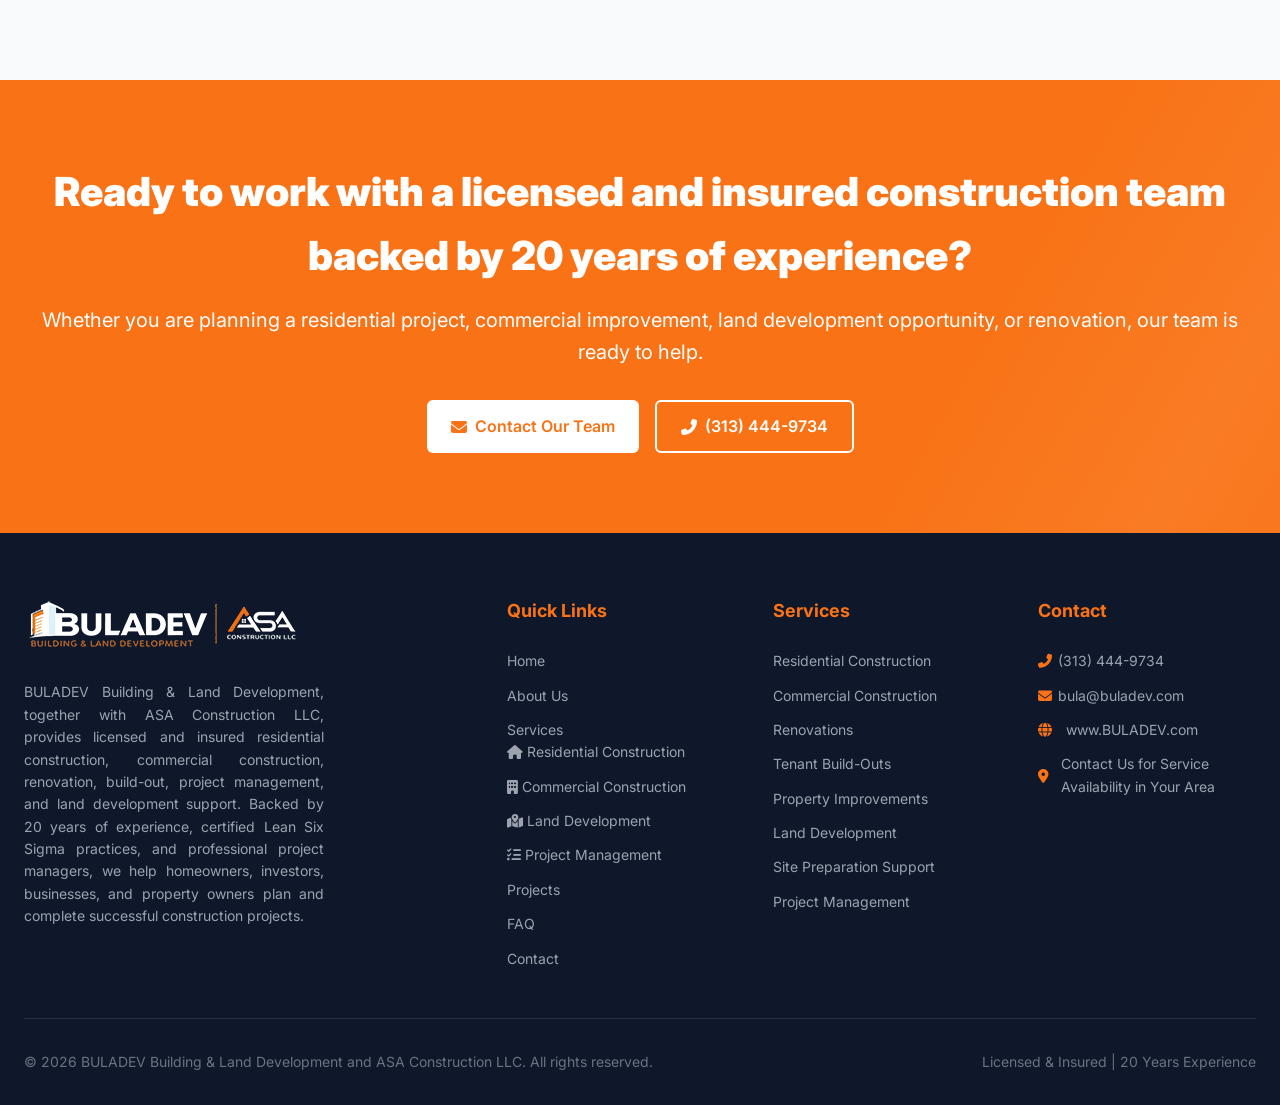
<file: about.html>
<!DOCTYPE html>
<html lang="en">
<head>
    <meta charset="UTF-8">
    <meta name="viewport" content="width=device-width, initial-scale=1.0">
    <title>About Us | BULADEV Building & Land Development</title>
    <meta name="description" content="Licensed and insured construction and development services backed by 20 years of experience. Learn about BULADEV and ASA Construction LLC.">

    <link rel="stylesheet" href="css/style.css">
    <link rel="stylesheet" href="css/about.css">

    <link rel="preconnect" href="https://fonts.googleapis.com">
    <link href="https://fonts.googleapis.com/css2?family=Inter:wght@300;400;500;600;700;800;900&family=Montserrat:wght@700;800&display=swap" rel="stylesheet">
    <link rel="stylesheet" href="https://cdnjs.cloudflare.com/ajax/libs/font-awesome/6.4.0/css/all.min.css">
</head>
<body>

    <!-- ── Top Trust Bar ──────────────────────── -->
    <div class="top-bar">
        <div class="container top-bar-content">
            <div class="top-contact">
                <a href="tel:3134449734"><i class="fas fa-phone-alt"></i> (313) 444-9734</a>
                <a href="mailto:bula@buladev.com"><i class="fas fa-envelope"></i> bula@buladev.com</a>
            </div>
            <div class="trust-marquee">
                <div class="trust-track">
                    <span><i class="fas fa-star"></i> 20 YEARS EXPERIENCE</span>
                    <span><i class="fas fa-shield-alt"></i> LICENSED &amp; INSURED</span>
                    <span><i class="fas fa-chart-line"></i> LEAN SIX SIGMA CERTIFIED</span>
                    <span><i class="fas fa-tasks"></i> PROFESSIONAL PROJECT MANAGEMENT</span>
                    <span><i class="fas fa-star"></i> 20 YEARS EXPERIENCE</span>
                    <span><i class="fas fa-shield-alt"></i> LICENSED &amp; INSURED</span>
                    <span><i class="fas fa-chart-line"></i> LEAN SIX SIGMA CERTIFIED</span>
                    <span><i class="fas fa-tasks"></i> PROFESSIONAL PROJECT MANAGEMENT</span>
                </div>
            </div>
        </div>
    </div>

    <!-- ── Navigation ────────────────────────── -->
    <header class="navbar" id="navbar">
        <div class="container nav-container">
            <div class="logo-group">
                <img src="img/header logo.png" alt="BULADEV Logo">
            </div>
            <nav class="nav-links" id="nav-links">
                <a href="index.html">Home</a>
                <a href="about.html" class="active">About Us</a>
                <div class="dropdown">
                    <a href="services.html" class="dropdown-toggle">
                        Services <i class="fas fa-chevron-down"></i>
                    </a>
                    <div class="dropdown-menu">
                    <a href="residential-construction.html"><i class="fas fa-home"></i> Residential Construction</a>
                    <a href="commercial.html"><i class="fas fa-building"></i> Commercial Construction</a>
                    <a href="land-development.html"><i class="fas fa-map-marked-alt"></i> Land Development</a>
                    <a href="project-management.html"><i class="fas fa-tasks"></i> Project Management</a>
                </div>
                </div>
                <a href="portfolio.html">Projects</a>
                <a href="process.html">Our Process</a>
                <a href="contact.html">Contact</a>
            </nav>
            <a href="contact.html" class="btn btn-primary nav-cta">Start Your Project</a>
            <button class="mobile-menu-btn" id="mobile-menu-btn" aria-label="Open menu" aria-expanded="false" aria-controls="mobile-menu">
                <i class="fas fa-bars"></i>
            </button>
        </div>
    </header>

    <!-- ── Mobile Menu ───────────────────────── -->
    <div class="mobile-menu-overlay" id="mobile-menu-overlay"></div>
    <div class="mobile-menu" id="mobile-menu">
        <button class="close-menu-btn" id="close-menu-btn" aria-label="Close menu"><i class="fas fa-times"></i></button>
        <a href="index.html">Home</a>
        <a href="about.html" class="active">About Us</a>
        <a href="services.html">Services</a>
        <div class="mobile-submenu">
            <a href="residential-construction.html">Residential Construction</a>
            <a href="commercial.html">Commercial Construction</a>
            <a href="land-development.html">Land Development</a>
            <a href="project-management.html">Project Management</a>
        </div>
        <a href="portfolio.html">Projects</a>
        <a href="process.html">Our Process</a>
        <a href="contact.html">Contact</a>
        <a href="contact.html" class="btn btn-primary">Start Your Project</a>
    </div>

    <main>

        <!-- ── Page Hero ──────────────────────── -->
        <section class="about-hero">
            <div class="about-hero-overlay"></div>
            <div class="about-hero-content container">
                <span class="about-hero-tag">Who We Are</span>
                <h1>Building Success Through Construction, Development, and Professional Project Management</h1>
                <hr class="orange-line" style="margin: 1.25rem 0;">
                <p>Licensed and insured construction and development services backed by 20 years of experience.</p>
            </div>
        </section>

        <!-- ── Breadcrumb ─────────────────────── -->
        <div class="breadcrumb-bar">
            <div class="container">
                <a href="index.html">Home</a>
                <i class="fas fa-chevron-right"></i>
                <span>About Us</span>
            </div>
        </div>

        <!-- ── Main About Copy ────────────────── -->
        <section class="about-intro section">
            <div class="container about-intro-grid">
                <div class="about-intro-text reveal reveal-left">
                    <span class="section-tag">Our Story</span>
                    <h2>Construction &amp; Development Built Around Your Goals</h2>
                    <p>BULADEV Building &amp; Land Development, together with ASA Construction LLC, provides residential construction, commercial construction, land development support, renovation services, and project coordination for clients who want to build, improve, or develop property with confidence.</p>
                    <p>With 20 years of experience, our team understands that every construction project is more than a structure. It is an investment, a home, a business space, a development opportunity, or a long-term asset. That is why we approach each project with careful planning, organized communication, professional project management, and attention to quality.</p>
                    <p>We are licensed and insured, certified Lean Six Sigma, and supported by professional project managers who understand the importance of scope clarity, scheduling, cost awareness, quality control, and client communication. Our goal is to make construction and development more organized, more efficient, and more successful for every client we serve.</p>
                </div>
                <div class="about-intro-stats reveal reveal-right">
                    <div class="stat-card">
                        <i class="fas fa-award"></i>
                        <strong>20+</strong>
                        <span>Years of Experience</span>
                    </div>
                    <div class="stat-card">
                        <i class="fas fa-shield-alt"></i>
                        <strong>Licensed</strong>
                        <span>&amp; Insured</span>
                    </div>
                    <div class="stat-card">
                        <i class="fas fa-chart-line"></i>
                        <strong>Lean Six</strong>
                        <span>Sigma Certified</span>
                    </div>
                    <div class="stat-card">
                        <i class="fas fa-users"></i>
                        <strong>Pro</strong>
                        <span>Project Managers</span>
                    </div>
                </div>
            </div>
        </section>

        <!-- ── Mission / Vision ───────────────── -->
        <section class="mv-section">
            <div class="container mv-grid">
                <div class="mv-card reveal">
                    <div class="mv-icon"><i class="fas fa-bullseye"></i></div>
                    <h3>Our Mission</h3>
                    <p>To deliver reliable residential, commercial, and development-focused construction services that help clients create stronger properties, better spaces, and long-term value.</p>
                </div>
                <div class="mv-card reveal" style="transition-delay:120ms">
                    <div class="mv-icon"><i class="fas fa-eye"></i></div>
                    <h3>Our Vision</h3>
                    <p>To be a trusted construction and development partner known for quality workmanship, professional project management, clear communication, process improvement, and successful project delivery.</p>
                </div>
            </div>
        </section>

        <!-- ── Values ─────────────────────────── -->
        <section class="values-section section">
            <div class="container">
                <div class="section-header reveal">
                    <span class="section-tag">What Drives Us</span>
                    <h2 class="section-title">Our Core Values</h2>
                    <p class="section-desc">Every decision we make on a project comes back to the same set of principles.</p>
                </div>
                <div class="values-grid">
                    <div class="value-card reveal">
                        <div class="value-icon"><i class="fas fa-hard-hat"></i></div>
                        <h4>Quality</h4>
                        <p>Good construction starts with proper planning, skilled workmanship, and attention to detail.</p>
                    </div>
                    <div class="value-card reveal">
                        <div class="value-icon"><i class="fas fa-handshake"></i></div>
                        <h4>Integrity</h4>
                        <p>We build client relationships through honesty, transparency, accountability, and professionalism.</p>
                    </div>
                    <div class="value-card reveal">
                        <div class="value-icon"><i class="fas fa-comments"></i></div>
                        <h4>Communication</h4>
                        <p>We keep clients informed so they understand what is happening and what comes next.</p>
                    </div>
                    <div class="value-card reveal">
                        <div class="value-icon"><i class="fas fa-clock"></i></div>
                        <h4>Reliability</h4>
                        <p>We take commitments seriously and work to deliver dependable service from start to finish.</p>
                    </div>
                    <div class="value-card reveal">
                        <div class="value-icon"><i class="fas fa-cogs"></i></div>
                        <h4>Efficiency</h4>
                        <p>Our Lean Six Sigma background helps us think critically about process, waste reduction, and coordination.</p>
                    </div>
                    <div class="value-card reveal">
                        <div class="value-icon"><i class="fas fa-gem"></i></div>
                        <h4>Value</h4>
                        <p>We focus on practical solutions that support both immediate project needs and long-term property performance.</p>
                    </div>
                    <div class="value-card reveal">
                        <div class="value-icon"><i class="fas fa-tasks"></i></div>
                        <h4>Project Control</h4>
                        <p>Professional project management maintains clarity around scope, scheduling, budgets, decisions, and quality.</p>
                    </div>
                </div>
            </div>
        </section>

        <!-- ── Who We Serve ───────────────────── -->
        <section class="serve-section">
            <div class="container serve-grid">
                <div class="serve-text reveal reveal-left">
                    <span class="section-tag">Who We Serve</span>
                    <h2>Built for Homeowners, Investors, Businesses, and Developers</h2>
                    <p>We work with a wide range of clients across residential and commercial construction, land development, and property improvement projects.</p>
                    <ul class="serve-list">
                        <li><i class="fas fa-check-circle"></i> Homeowners</li>
                        <li><i class="fas fa-check-circle"></i> Real estate investors</li>
                        <li><i class="fas fa-check-circle"></i> Property owners</li>
                        <li><i class="fas fa-check-circle"></i> Business owners</li>
                        <li><i class="fas fa-check-circle"></i> Developers</li>
                        <li><i class="fas fa-check-circle"></i> Commercial property managers</li>
                        <li><i class="fas fa-check-circle"></i> Multi-family property owners</li>
                        <li><i class="fas fa-check-circle"></i> Landowners preparing property for development</li>
                        <li><i class="fas fa-check-circle"></i> Clients planning new construction, renovation, or property improvement</li>
                    </ul>
                </div>
                <div class="serve-companies reveal reveal-right">
                    <div class="company-card">
                        <div class="company-logo-wrap">
                            <img src="img/header logo.png" alt="BULADEV Building & Land Development logo">
                        </div>
                        <h3>About BULADEV</h3>
                        <p>BULADEV Building &amp; Land Development focuses on property improvement, land development support, construction planning, pre-construction coordination, and project strategy. BULADEV helps clients identify project needs, organize development goals, and move from property opportunity to construction-ready execution.</p>
                    </div>
                    <div class="company-card">
                        <div class="company-logo-wrap company-logo-dark">
                            <img src="img/footer logo.png" alt="ASA Construction LLC logo">
                        </div>
                        <h3>About ASA Construction LLC</h3>
                        <p>ASA Construction LLC supports residential and commercial construction services with a focus on dependable execution, field coordination, quality workmanship, and project completion. Together with BULADEV, ASA Construction LLC provides the construction strength needed to deliver successful projects.</p>
                    </div>
                </div>
            </div>
        </section>
        <!-- ── FAQ ── -->
    <section class="faq-section" id="faq">
        <div class="container">
            <div class="section-header reveal">
                <span class="section-tag">FAQ</span>
                <h2>Frequently Asked Questions</h2>
            </div>

            <div class="faq-list">

                <div class="faq-item reveal">
                    <button class="faq-question" aria-expanded="false">
                        Do you handle both residential and commercial construction?
                        <span class="faq-icon"><i class="fas fa-plus"></i></span>
                    </button>
                    <div class="faq-answer">Yes. BULADEV and ASA Construction LLC support both residential and commercial construction projects, including new construction, renovations, improvements, tenant build-outs, and property upgrades.</div>
                </div>

                <div class="faq-item reveal">
                    <button class="faq-question" aria-expanded="false">
                        Are you licensed and insured?
                        <span class="faq-icon"><i class="fas fa-plus"></i></span>
                    </button>
                    <div class="faq-answer">Yes. We are licensed and insured. This gives clients added confidence that they are working with a professional construction and development team.</div>
                </div>


                <div class="faq-item reveal">
                    <button class="faq-question" aria-expanded="false">
                        How much experience does your team have?
                        <span class="faq-icon"><i class="fas fa-plus"></i></span>
                    </button>
                    <div class="faq-answer">Our team brings 20 years of experience in construction, property improvement, development support, and project coordination.</div>
                </div>

                <div class="faq-item reveal">
                    <button class="faq-question" aria-expanded="false">
                        What does Certified Lean Six Sigma mean for construction clients?
                        <span class="faq-icon"><i class="fas fa-plus"></i></span>
                    </button>
                    <div class="faq-answer">Lean Six Sigma focuses on improving processes, reducing waste, solving problems, and creating more efficient workflows. In construction, this supports better planning, stronger coordination, clearer communication, and improved project control.</div>
                </div>

                <div class="faq-item reveal">
                    <button class="faq-question" aria-expanded="false">
                        Do you provide professional project management?
                        <span class="faq-icon"><i class="fas fa-plus"></i></span>
                    </button>
                    <div class="faq-answer">Yes. Our professional project managers help organize scope, schedule, communication, cost awareness, materials, trade coordination, quality checkpoints, and project closeout.</div>
                </div>

                <div class="faq-item reveal">
                    <button class="faq-question" aria-expanded="false">
                        Can you help with land development?
                        <span class="faq-icon"><i class="fas fa-plus"></i></span>
                    </button>
                    <div class="faq-answer">Yes. BULADEV provides land development support, including project planning, site preparation coordination, property improvement strategy, and construction-readiness support.</div>
                </div>

                <div class="faq-item reveal">
                    <button class="faq-question" aria-expanded="false">
                        Do you work with homeowners, investors, and developers?
                        <span class="faq-icon"><i class="fas fa-plus"></i></span>
                    </button>
                    <div class="faq-answer">Yes. We work with homeowners on residential construction, renovations, additions, and property upgrades. We also support real estate investors, developers, and property owners who need construction or development assistance for residential, commercial, or land improvement projects.</div>
                </div>

                
                


                 <div class="faq-item reveal">
                    <button class="faq-question" aria-expanded="false">
                        Can you help with commercial build-outs?
                        <span class="faq-icon"><i class="fas fa-plus"></i></span>
                    </button>
                    <div class="faq-answer">Yes. We can assist with commercial renovations, tenant improvements, office build-outs, retail improvements, and other commercial construction needs.</div>
                </div>


                <div class="faq-item reveal">
                    <button class="faq-question" aria-expanded="false">
                        How do I start a project?
                        <span class="faq-icon"><i class="fas fa-plus"></i></span>
                    </button>
                    <div class="faq-answer">The first step is to contact us by phone, email, or website form. We will discuss your project goals, property details, timeline, and next steps. After reviewing your project needs and scope, we can discuss cost expectations and provide a project estimate or proposal.</div>
                </div>

                <div class="faq-item reveal">
                    <button class="faq-question" aria-expanded="false">
                        Do you provide estimates?

                        <span class="faq-icon"><i class="fas fa-plus"></i></span>
                    </button>
                    <div class="faq-answer">Yes. After reviewing your project needs and scope, we can discuss cost expectations and provide a project estimate or proposal.</div>
                </div>

                <div class="faq-item reveal">
                    <button class="faq-question" aria-expanded="false">
                        What areas do you serve?
                        <span class="faq-icon"><i class="fas fa-plus"></i></span>
                    </button>
                    <div class="faq-answer">Add the confirmed service area here. Example: We proudly serve [City/Region] and surrounding communities.
                    </div>
                </div>

            </div>
        </div>
    </section>

        <!-- ── CTA ────────────────────────────── -->
        <section class="cta-section">
            <div class="container text-center">
                <h2 class="cta-title reveal">Ready to work with a licensed and insured construction team backed by 20 years of experience?</h2>
                <p class="cta-desc reveal">Whether you are planning a residential project, commercial improvement, land development opportunity, or renovation, our team is ready to help.</p>
                <div class="cta-buttons reveal">
                    <a href="contact.html" class="btn btn-white"><i class="fas fa-envelope"></i> Contact Our Team</a>
                    <a href="tel:3134449734" class="btn btn-outline-white"><i class="fas fa-phone-alt"></i> (313) 444-9734</a>
                </div>
            </div>
        </section>

    </main>

    <!-- Footer -->
    <footer class="footer">
        <div class="container">
            <div class="footer-grid">
                <div class="footer-col footer-about">
                   <div class="logo-group">
                <img href="#home" src="img/footer logo.png" alt="BULADEV Logo">
            </div>
                    <p class="footer-desc">BULADEV Building & Land Development, together with ASA Construction LLC, provides licensed and insured residential construction, commercial construction, renovation, build-out, project management, and land development support. Backed by 20 years of experience, certified Lean Six Sigma practices, and professional project managers, we help homeowners, investors, businesses, and property owners plan and complete successful construction projects.</p>
                </div>

                <div class="footer-col">
                    <h4>Quick Links</h4>
                    <ul>
                       <li><a href="#home">Home</a></li>
                        <li><a href="about.html">About Us</a></li>
                        <li class="dropdown">
        <a href="services.html">Services</a>

        <ul class="submenu">
            <li><a href="residential-construction.html"><i class="fas fa-home"></i> Residential Construction</a></li>
            <li><a href="commercial.html"><i class="fas fa-building"></i> Commercial Construction</a></li>
            <li><a href="land-development.html"><i class="fas fa-map-marked-alt"></i> Land Development</a></li>
            <li><a href="project-management.html"><i class="fas fa-tasks"></i> Project Management</a></li>
        </ul>
        
    </li>
                        <li><a href="portfolio.html">Projects</a></li>
                         <li><a href="#faq">FAQ</a></li>
                        <li><a href="contact.html">Contact</a></li>
                    </ul>
                </div>

                <div class="footer-col">
                    <h4>Services</h4>
                    <ul>
                        <li><a href="residential-construction.html">Residential Construction</a></li>
                        <li><a href="commercial.html">Commercial Construction</a></li>
                        <li><a href="land-development.html">Renovations</a></li>
                        <li><a href="project-management.html">Tenant Build-Outs</a></li>
                        <li><a href="residential-construction.html">Property Improvements</a></li>
                        <li><a href="land-development.html">Land Development</a></li>
                        <li><a href="contact.html">Site Preparation Support</a></li>
                        <li><a href="project-management.html">Project Management</a></li>
                    </ul>
                </div>

                <div class="footer-col">
                    <h4>Contact</h4>
                    <ul class="contact-list">

                    <a href="tel:3134449734"><i class="fas fa-phone-alt"></i> (313) 444-9734</a>
                    <a href="mailto:bula@buladev.com"><i class="fas fa-envelope"></i> bula@buladev.com</a>
                    <a href="www.BULADEV.com"><li><i class="fas fa-globe"></i> www.BULADEV.com</li></a>
                    <li><i class="fa-solid fa-location-dot"></i> Contact Us for Service Availability in Your Area</li>
                    </ul>
                </div>
            </div>

            <div class="footer-bottom">
                <p>&copy; <span id="current-year">2026</span> BULADEV Building & Land Development and ASA Construction LLC. All rights reserved.</p>
                <p>Licensed & Insured | 20 Years Experience</p>
            </div>
        </div>
    </footer>
    <script>
/* ── Mobile menu ── */
(function () {
    const btn     = document.getElementById('mobile-menu-btn');
    const menu    = document.getElementById('mobile-menu');
    const overlay = document.getElementById('mobile-menu-overlay');
    const close   = document.getElementById('close-menu-btn');
    function openMenu()  { menu.classList.add('active'); overlay.classList.add('active'); btn.setAttribute('aria-expanded','true');  document.body.style.overflow='hidden'; }
    function closeMenu() { menu.classList.remove('active'); overlay.classList.remove('active'); btn.setAttribute('aria-expanded','false'); document.body.style.overflow=''; }
    if (btn)     btn.addEventListener('click', openMenu);
    if (close)   close.addEventListener('click', closeMenu);
    if (overlay) overlay.addEventListener('click', closeMenu);
    document.querySelectorAll('.mobile-menu a').forEach(a => a.addEventListener('click', closeMenu));
})();

/* ── Navbar shadow on scroll ── */
(function () {
    const navbar = document.getElementById('navbar');
    if (!navbar) return;
    window.addEventListener('scroll', () => {
        navbar.style.boxShadow = window.scrollY > 10 ? '0 4px 20px rgba(0,0,0,.1)' : '0 1px 2px rgba(0,0,0,.05)';
    }, { passive: true });
})();

/* ── Scroll reveal ── */
(function () {
    const targets = [
        { sel: '.who-img-wrap',    cls: 'reveal reveal-left' },
        { sel: '.who-content',     cls: 'reveal reveal-right' },
        { sel: '.cred-card',       cls: 'reveal',  stagger: true },
        { sel: '.stat-item',       cls: 'reveal',  stagger: true },
        { sel: '.tl-item',         cls: 'reveal',  stagger: true },
        { sel: '.faq-item',        cls: 'reveal',  stagger: true },
        { sel: '.section-header',  cls: 'reveal' },
        { sel: '.cta-title',       cls: 'reveal' },
        { sel: '.cta-desc',        cls: 'reveal' },
        { sel: '.cta-buttons',     cls: 'reveal' },
        { sel: '.approach-content',cls: 'reveal reveal-left' },
    ];
    targets.forEach(({ sel, cls, stagger }) => {
        document.querySelectorAll(sel).forEach((el, i) => {
            if (el.dataset.revealed) return;
            el.dataset.revealed = '1';
            cls.split(' ').forEach(c => el.classList.add(c));
            if (stagger) el.style.transitionDelay = (i * 90) + 'ms';
        });
    });
    const io = new IntersectionObserver((entries) => {
        entries.forEach(e => { if (e.isIntersecting) { e.target.classList.add('visible'); io.unobserve(e.target); } });
    }, { threshold: 0.12 });
    document.querySelectorAll('.reveal').forEach(el => io.observe(el));
})();

/* ── Footer year ── */
(function () {
    const el = document.getElementById('current-year');
    if (el) el.textContent = new Date().getFullYear();
})();

/* ── FAQ accordion ── */
(function () {
    document.querySelectorAll('.faq-question').forEach(btn => {
        btn.addEventListener('click', () => {
            const item = btn.closest('.faq-item');
            const isOpen = item.classList.contains('open');
            document.querySelectorAll('.faq-item.open').forEach(i => {
                i.classList.remove('open');
                i.querySelector('.faq-question').setAttribute('aria-expanded', 'false');
            });
            if (!isOpen) {
                item.classList.add('open');
                btn.setAttribute('aria-expanded', 'true');
            }
        });
    });
})();
</script>
    <script src="js/script.js"></script>
</body>
</html>
</file>
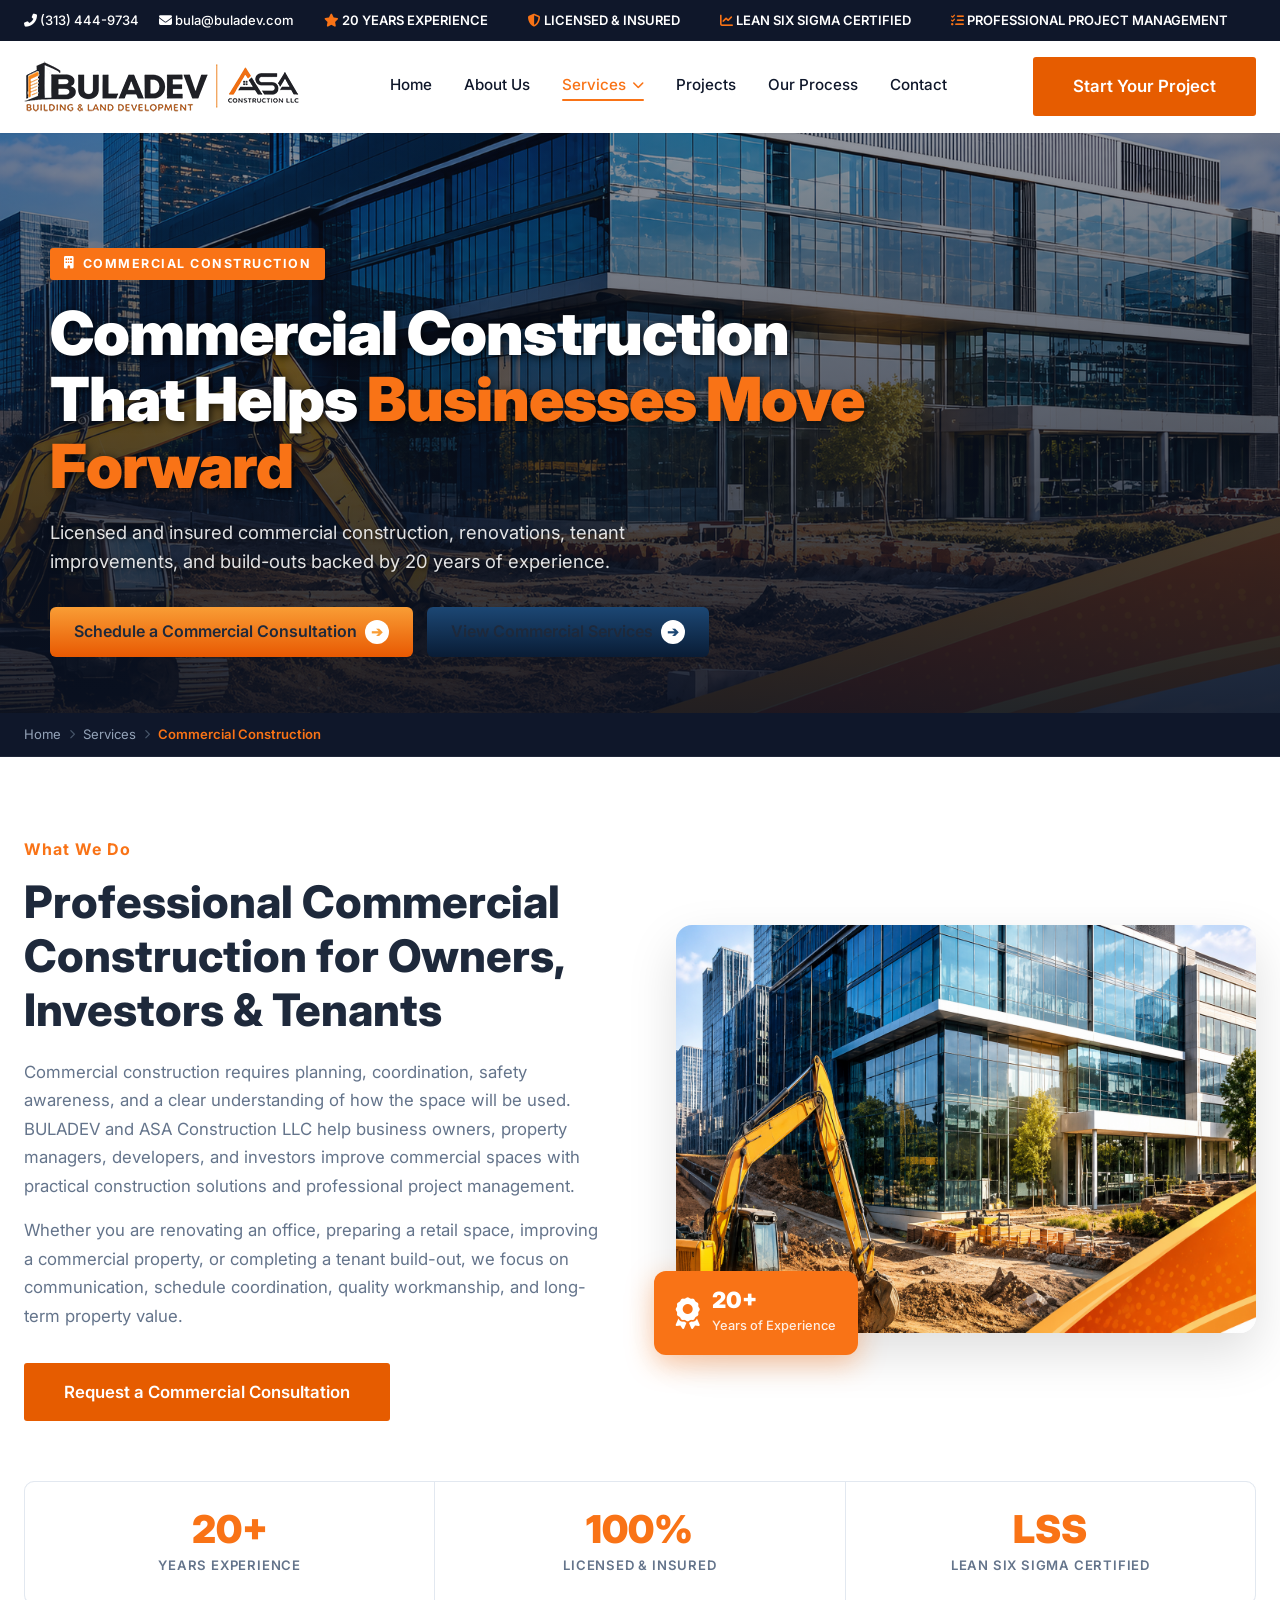
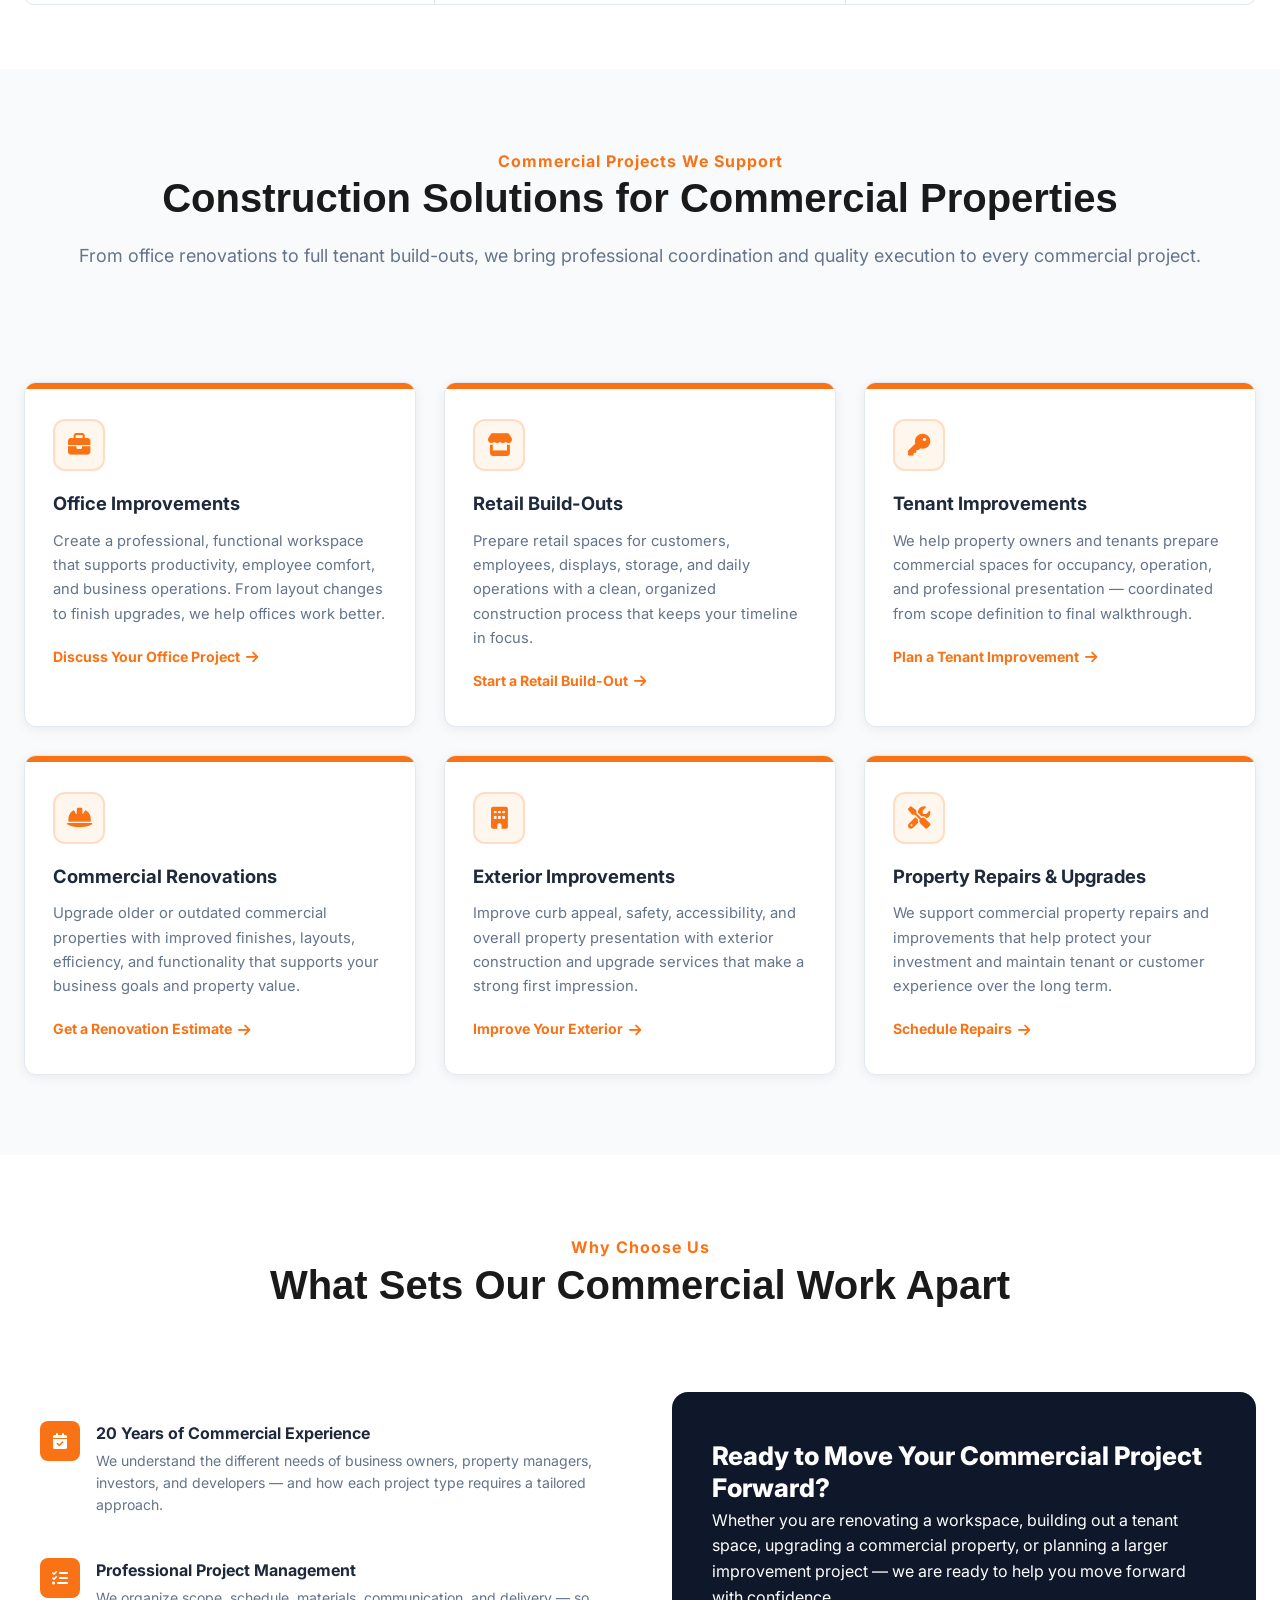
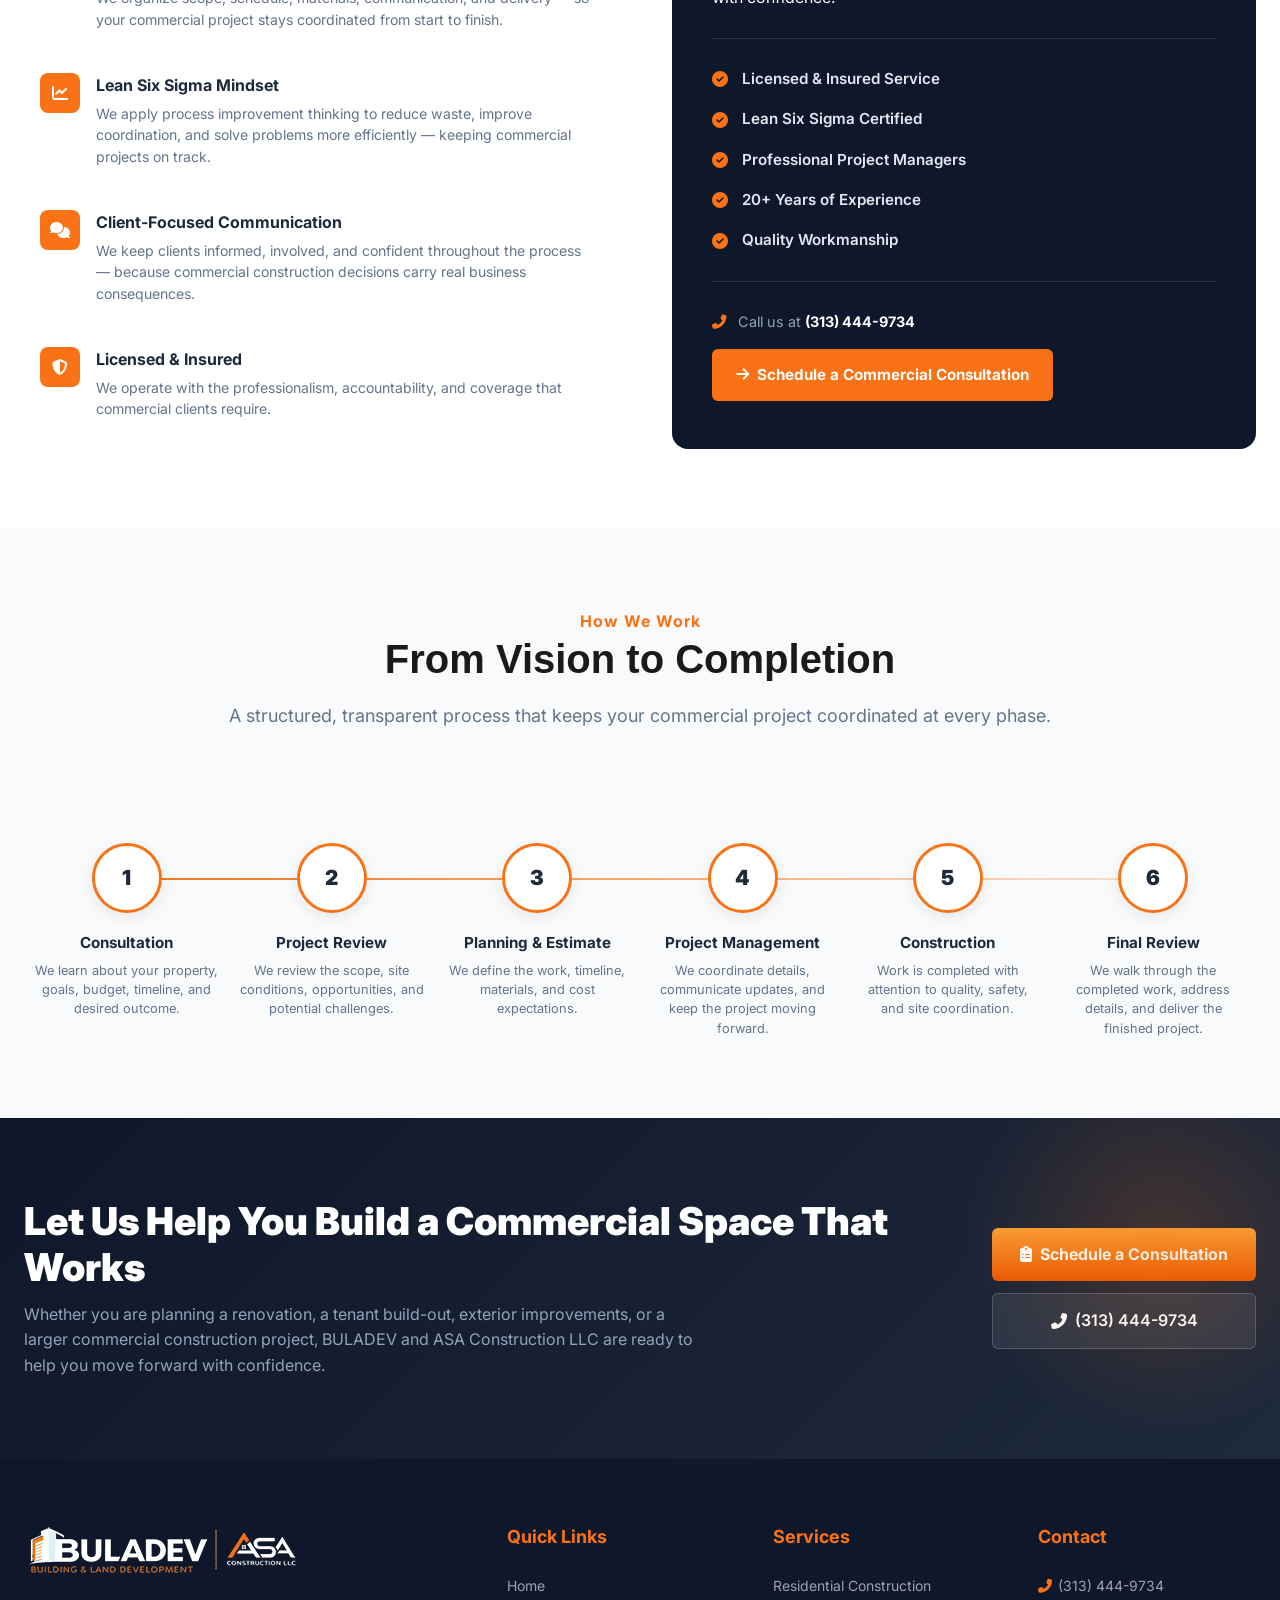
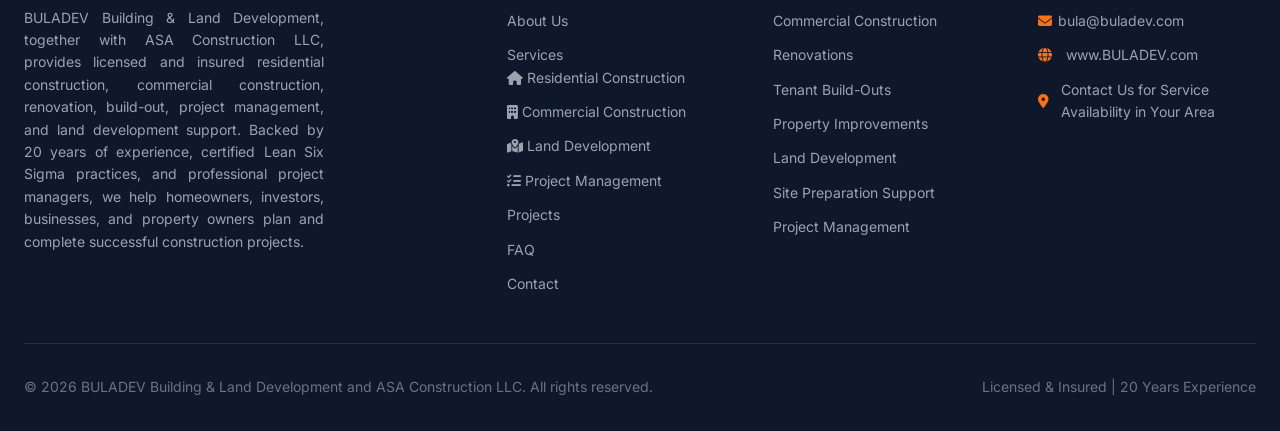
<file: commercial.html>
<!DOCTYPE html>
<html lang="en">
<head>
    <meta charset="UTF-8">
    <meta name="viewport" content="width=device-width, initial-scale=1.0">
    <title>Commercial Construction | BULADEV Building & Land Development</title>
    <meta name="description" content="Licensed and insured commercial construction, renovations, tenant improvements, and build-outs backed by 20 years of experience.">

    <link rel="stylesheet" href="css/style.css">
    <link rel="preconnect" href="https://fonts.googleapis.com">
    <link href="https://fonts.googleapis.com/css2?family=Inter:wght@300;400;500;600;700;800;900&display=swap" rel="stylesheet">
    <link rel="stylesheet" href="https://cdnjs.cloudflare.com/ajax/libs/font-awesome/6.4.0/css/all.min.css">

    <style>
        /* ── Commercial Hero ── */
        .commercial-hero {
            position: relative;
            width: 100%;
            min-height: 580px;
            display: flex;
            flex-direction: column;
            justify-content: flex-end;
            overflow: hidden;
        }

        .commercial-hero-img {
            position: absolute;
            inset: 0;
            width: 100%;
            height: 100%;
            object-fit: cover;
            object-position: center;
            display: block;
        }

        /* dark gradient over hero photo */
        .commercial-hero::after {
            content: '';
            position: absolute;
            inset: 0;
            background: linear-gradient(
                to bottom,
                rgba(10, 18, 35, 0.45) 0%,
                rgba(10, 18, 35, 0.72) 60%,
                rgba(10, 18, 35, 0.90) 100%
            );
            z-index: 1;
        }

        .commercial-hero-body {
            position: relative;
            z-index: 2;
            padding: 0 50px 56px;
            max-width: 1280px;
            width: 100%;
            margin: 0 auto;
            animation: heroFadeUp 0.85s ease both;
        }

        @keyframes heroFadeUp {
            from { opacity: 0; transform: translateY(24px); }
            to   { opacity: 1; transform: translateY(0); }
        }

        .commercial-hero-eyebrow {
            display: inline-flex;
            align-items: center;
            gap: 8px;
            background: var(--primary-orange);
            color: #fff;
            font-size: 0.78rem;
            font-weight: 700;
            letter-spacing: 1.5px;
            text-transform: uppercase;
            padding: 6px 14px;
            border-radius: 3px;
            margin-bottom: 20px;
        }

        .commercial-hero h1 {
            font-size: clamp(2.2rem, 5vw, 3.8rem);
            font-weight: 900;
            color: #fff;
            line-height: 1.1;
            text-shadow: 2px 2px 8px rgba(0,0,0,0.7);
            max-width: 820px;
            margin-bottom: 18px;
            letter-spacing: -1px;
        }

        .commercial-hero h1 span {
            color: var(--primary-orange);
        }

        .commercial-hero-sub {
            color: rgba(255,255,255,0.88);
            font-size: 1.15rem;
            line-height: 1.55;
            text-shadow: 1px 1px 4px rgba(0,0,0,0.6);
            max-width: 680px;
            margin-bottom: 32px;
        }

        .commercial-hero-actions {
            display: flex;
            gap: 14px;
            flex-wrap: wrap;
        }

        /* ── Breadcrumb strip ── */
        .breadcrumb-bar {
            background: #0F172A;
            padding: 11px 0;
            border-bottom: 1px solid rgba(255,255,255,0.06);
        }

        .breadcrumb-bar .container {
            display: flex;
            align-items: center;
            gap: 8px;
            font-size: 0.82rem;
            color: #94A3B8;
        }

        .breadcrumb-bar a {
            color: #94A3B8;
            transition: color 0.2s;
        }

        .breadcrumb-bar a:hover { color: var(--primary-orange); }

        .breadcrumb-bar i {
            font-size: 0.6rem;
            color: #475569;
        }

        .breadcrumb-bar span { color: var(--primary-orange); font-weight: 600; }

        /* ── Intro Section ── */
        .comm-intro {
            padding: 80px 0 64px;
            background: #fff;
        }

        .comm-intro-grid {
            display: grid;
            grid-template-columns: 1fr 1fr;
            gap: 72px;
            align-items: center;
        }

        .comm-intro-text .section-tag {
            display: block;
            margin-bottom: 14px;
        }

        .comm-intro-text h2 {
            font-size: clamp(1.9rem, 3.5vw, 2.8rem);
            font-weight: 800;
            line-height: 1.2;
            color: var(--text-dark);
            margin-bottom: 20px;
        }

        .comm-intro-text p {
            color: var(--text-gray);
            font-size: 1.05rem;
            line-height: 1.7;
            margin-bottom: 16px;
        }

        .comm-intro-text p:last-of-type { margin-bottom: 32px; }

        /* Stats strip inside intro */
        .comm-stats {
            display: grid;
            grid-template-columns: repeat(3, 1fr);
            gap: 1px;
            background: var(--border-color);
            border: 1px solid var(--border-color);
            border-radius: 10px;
            overflow: hidden;
        }

        .comm-stat {
            background: #fff;
            padding: 28px 20px;
            text-align: center;
            transition: background 0.25s;
        }

        .comm-stat:hover { background: #FFF7ED; }

        .comm-stat-num {
            font-size: 2.4rem;
            font-weight: 900;
            color: var(--primary-orange);
            line-height: 1;
            margin-bottom: 6px;
        }

        .comm-stat-label {
            font-size: 0.82rem;
            font-weight: 600;
            color: var(--text-gray);
            text-transform: uppercase;
            letter-spacing: 0.8px;
        }

        /* Side visual */
        .comm-intro-visual {
            position: relative;
        }

        .comm-intro-visual img {
            width: 100%;
            border-radius: 16px;
            display: block;
            box-shadow: 0 20px 50px rgba(0,0,0,0.13);
            transition: transform 0.5s ease, box-shadow 0.5s ease;
        }

        .comm-intro-visual:hover img {
            transform: scale(1.02);
            box-shadow: 0 28px 60px rgba(0,0,0,0.18);
        }

        /* Badge overlay */
        .comm-intro-badge {
            position: absolute;
            bottom: -22px;
            left: -22px;
            background: var(--primary-orange);
            color: #fff;
            border-radius: 12px;
            padding: 18px 22px;
            display: flex;
            align-items: center;
            gap: 12px;
            box-shadow: 0 8px 28px rgba(249,115,22,0.4);
        }

        .comm-intro-badge i {
            font-size: 2rem;
            flex-shrink: 0;
        }

        .comm-intro-badge-text strong {
            display: block;
            font-size: 1.4rem;
            font-weight: 900;
            line-height: 1;
        }

        .comm-intro-badge-text span {
            font-size: 0.8rem;
            opacity: 0.88;
            font-weight: 500;
        }

        /* ── Services Grid Section ── */
        .comm-services {
            padding: 80px 0;
            background: var(--light-bg);
        }

        .comm-services-grid {
            display: grid;
            grid-template-columns: repeat(3, 1fr);
            gap: 28px;
            margin-top: 56px;
        }

        .comm-service-card {
            background: #fff;
            border-radius: 12px;
            overflow: hidden;
            box-shadow: 0 2px 12px rgba(0,0,0,0.07);
            border: 1px solid var(--border-color);
            transition: transform 0.3s ease, box-shadow 0.3s ease, border-color 0.3s ease;
        }

        .comm-service-card:hover {
            transform: translateY(-8px);
            box-shadow: 0 18px 44px rgba(0,0,0,0.12);
            border-color: rgba(249,115,22,0.3);
        }

        .comm-service-card-top {
            height: 6px;
            background: var(--primary-orange);
            transition: height 0.3s ease;
        }

        .comm-service-card:hover .comm-service-card-top {
            height: 10px;
        }

        .comm-service-card-body {
            padding: 30px 28px 32px;
        }

        .comm-service-icon {
            width: 52px;
            height: 52px;
            background: #FFF7ED;
            border: 2px solid rgba(249,115,22,0.2);
            color: var(--primary-orange);
            border-radius: 12px;
            display: flex;
            align-items: center;
            justify-content: center;
            font-size: 1.4rem;
            margin-bottom: 18px;
            transition: background 0.3s, transform 0.35s ease;
        }

        .comm-service-card:hover .comm-service-icon {
            background: var(--primary-orange);
            color: #fff;
            transform: rotate(-6deg) scale(1.1);
        }

        .comm-service-card-body h3 {
            font-size: 1.15rem;
            font-weight: 700;
            color: var(--text-dark);
            margin-bottom: 10px;
        }

        .comm-service-card-body p {
            color: var(--text-gray);
            font-size: 0.92rem;
            line-height: 1.65;
            margin-bottom: 18px;
        }

        .comm-service-link {
            display: inline-flex;
            align-items: center;
            gap: 6px;
            font-size: 0.88rem;
            font-weight: 700;
            color: var(--primary-orange);
            transition: gap 0.2s;
        }

        .comm-service-link:hover { gap: 10px; }

        /* ── Why BULADEV for Commercial ── */
        .comm-why {
            padding: 80px 0;
            background: #fff;
        }

        .comm-why-grid {
            display: grid;
            grid-template-columns: 1fr 1fr;
            gap: 64px;
            align-items: center;
            margin-top: 56px;
        }

        .comm-why-list {
            display: flex;
            flex-direction: column;
            gap: 6px;
        }

        .comm-why-item {
            display: flex;
            align-items: flex-start;
            gap: 16px;
            padding: 18px 16px;
            border-radius: 10px;
            transition: background 0.25s, transform 0.25s;
        }

        .comm-why-item:hover {
            background: #FFF7ED;
            transform: translateX(6px);
        }

        .comm-why-item-icon {
            width: 40px;
            height: 40px;
            border-radius: 8px;
            background: var(--primary-orange);
            color: #fff;
            display: flex;
            align-items: center;
            justify-content: center;
            font-size: 1rem;
            flex-shrink: 0;
            transition: transform 0.3s ease;
        }

        .comm-why-item:hover .comm-why-item-icon {
            transform: scale(1.15) rotate(-5deg);
        }

        .comm-why-item-text h4 {
            font-size: 1rem;
            font-weight: 700;
            color: var(--text-dark);
            margin-bottom: 4px;
        }

        .comm-why-item-text p {
            font-size: 0.88rem;
            color: var(--text-gray);
            line-height: 1.55;
            margin: 0;
        }

        /* Right visual panel */
        .comm-why-panel {
            background: #0F172A;
            border-radius: 16px;
            padding: 48px 40px;
            color: #fff;
            display: flex;
            flex-direction: column;
            gap: 28px;
        }

        .comm-why-panel h3 {
            font-size: 1.6rem;
            font-weight: 800;
            line-height: 1.25;
            margin-bottom: 4px;
        }

        .comm-why-panel > p {
            color: #94A3B8;
            font-size: 0.95rem;
            line-height: 1.6;
        }

        .comm-panel-divider {
            height: 1px;
            background: rgba(255,255,255,0.1);
        }

        .comm-cred-list {
            display: flex;
            flex-direction: column;
            gap: 16px;
        }

        .comm-cred {
            display: flex;
            align-items: center;
            gap: 14px;
            font-size: 0.95rem;
            font-weight: 600;
            color: #E2E8F0;
        }

        .comm-cred i {
            color: var(--primary-orange);
            font-size: 1rem;
            flex-shrink: 0;
        }

        .comm-panel-cta {
            display: inline-flex;
            align-items: center;
            gap: 8px;
            background: var(--primary-orange);
            color: #fff;
            font-weight: 700;
            font-size: 0.95rem;
            padding: 14px 24px;
            border-radius: 6px;
            transition: background 0.2s, transform 0.2s, box-shadow 0.2s;
            width: fit-content;
        }

        .comm-panel-cta:hover {
            background: var(--primary-orange-hover);
            transform: translateY(-2px);
            box-shadow: 0 8px 24px rgba(249,115,22,0.35);
        }

        /* ── Process Strip ── */
        .comm-process {
            padding: 80px 0;
            background: var(--light-bg);
        }

        .comm-process-steps {
            display: grid;
            grid-template-columns: repeat(6, 1fr);
            gap: 0;
            margin-top: 56px;
            position: relative;
        }

        /* connector line */
        .comm-process-steps::before {
            content: '';
            position: absolute;
            top: 35px;
            left: calc(100% / 12);
            right: calc(100% / 12);
            height: 2px;
            background: linear-gradient(to right, var(--primary-orange), rgba(249,115,22,0.2));
            z-index: 0;
        }

        .comm-step {
            display: flex;
            flex-direction: column;
            align-items: center;
            text-align: center;
            padding: 0 10px;
            position: relative;
            z-index: 1;
            transition: transform 0.3s ease;
        }

        .comm-step:hover { transform: translateY(-6px); }

        .comm-step-num {
            width: 70px;
            height: 70px;
            border-radius: 50%;
            background: #fff;
            border: 3px solid var(--primary-orange);
            color: var(--text-dark);
            font-size: 1.3rem;
            font-weight: 900;
            display: flex;
            align-items: center;
            justify-content: center;
            margin-bottom: 18px;
            box-shadow: 0 4px 16px rgba(0,0,0,0.08);
            transition: background 0.3s, color 0.3s, box-shadow 0.3s, transform 0.3s;
        }

        .comm-step:hover .comm-step-num {
            background: var(--primary-orange);
            color: #fff;
            box-shadow: 0 0 0 8px rgba(249,115,22,0.15);
            transform: scale(1.1);
        }

        .comm-step h4 {
            font-size: 0.95rem;
            font-weight: 700;
            color: var(--text-dark);
            margin-bottom: 6px;
        }

        .comm-step p {
            font-size: 0.8rem;
            color: var(--text-gray);
            line-height: 1.5;
        }

        /* ── CTA Section ── */
        .comm-cta {
            background: linear-gradient(135deg, #0F172A 0%, #1E293B 100%);
            padding: 80px 0;
            position: relative;
            overflow: hidden;
        }

        .comm-cta::before {
            content: '';
            position: absolute;
            top: -80px;
            right: -80px;
            width: 400px;
            height: 400px;
            background: radial-gradient(circle, rgba(249,115,22,0.18) 0%, transparent 70%);
            pointer-events: none;
        }

        .comm-cta-inner {
            display: grid;
            grid-template-columns: 1fr auto;
            gap: 40px;
            align-items: center;
        }

        .comm-cta h2 {
            font-size: clamp(1.7rem, 3vw, 2.5rem);
            font-weight: 900;
            color: #fff;
            line-height: 1.2;
            margin-bottom: 12px;
        }

        .comm-cta p {
            color: #94A3B8;
            font-size: 1rem;
            line-height: 1.6;
            max-width: 680px;
        }

        .comm-cta-btns {
            display: flex;
            flex-direction: column;
            gap: 12px;
            flex-shrink: 0;
        }

        .comm-cta-btns .btn-orange {
            background: linear-gradient(to bottom, var(--btn-orange-top), var(--btn-orange-bottom));
            color: #fff;
            font-weight: 700;
            padding: 14px 28px;
            border-radius: 6px;
            display: inline-flex;
            align-items: center;
            gap: 8px;
            transition: transform 0.2s, box-shadow 0.2s;
            white-space: nowrap;
        }

        .comm-cta-btns .btn-orange:hover {
            transform: translateY(-2px);
            box-shadow: 0 8px 24px rgba(249,115,22,0.4);
        }

        .comm-cta-btns .btn-phone {
            background: rgba(255,255,255,0.08);
            color: #fff;
            border: 1px solid rgba(255,255,255,0.18);
            font-weight: 600;
            padding: 14px 28px;
            border-radius: 6px;
            display: inline-flex;
            align-items: center;
            justify-content: center;
            gap: 8px;
            transition: background 0.2s;
            white-space: nowrap;
        }

        .comm-cta-btns .btn-phone:hover {
            background: rgba(255,255,255,0.14);
        }

        /* ── Responsive ── */
        @media (max-width: 1024px) {
            .comm-intro-grid,
            .comm-why-grid { grid-template-columns: 1fr; gap: 48px; }
            .comm-intro-visual { display: none; }
            .comm-services-grid { grid-template-columns: repeat(2, 1fr); }
            .comm-process-steps { grid-template-columns: repeat(3, 1fr); row-gap: 3rem; }
            .comm-process-steps::before { display: none; }
            .comm-cta-inner { grid-template-columns: 1fr; }
            .comm-cta-btns { flex-direction: row; }
        }

        @media (max-width: 768px) {
            .commercial-hero-body { padding: 0 24px 40px; }
            .comm-stats { grid-template-columns: 1fr; }
            .comm-services-grid { grid-template-columns: 1fr; }
            .comm-process-steps { 
             }
            .comm-cta-btns { flex-direction: column; }
        }

        @media (max-width: 480px) {
            .comm-process-steps { grid-template-columns: 1fr; }
            .comm-intro-badge { display: none; }
        }
    </style>
</head>
<body>

    <!-- Top Trust Bar -->
    <div class="top-bar">
        <div class="container top-bar-content">
            <div class="top-contact">
                <a href="tel:3134449734"><i class="fas fa-phone-alt"></i> (313) 444-9734</a>
                <a href="mailto:bula@buladev.com"><i class="fas fa-envelope"></i> bula@buladev.com</a>
            </div>
            <div class="trust-marquee">
                <div class="trust-track">
                    <span><i class="fas fa-star"></i> 20 YEARS EXPERIENCE</span>
                    <span><i class="fas fa-shield-alt"></i> LICENSED & INSURED</span>
                    <span><i class="fas fa-chart-line"></i> LEAN SIX SIGMA CERTIFIED</span>
                    <span><i class="fas fa-tasks"></i> PROFESSIONAL PROJECT MANAGEMENT</span>
                    <span><i class="fas fa-star"></i> 20 YEARS EXPERIENCE</span>
                    <span><i class="fas fa-shield-alt"></i> LICENSED & INSURED</span>
                    <span><i class="fas fa-chart-line"></i> LEAN SIX SIGMA CERTIFIED</span>
                    <span><i class="fas fa-tasks"></i> PROFESSIONAL PROJECT MANAGEMENT</span>
                </div>
            </div>
        </div>
    </div>

    <!-- Navigation -->
    <header class="navbar" id="navbar">
        <div class="container nav-container">
            <div class="logo-group">
                <img src="img/header logo.png" alt="BULADEV Logo">
            </div>
            <nav class="nav-links" id="nav-links">
                <a href="index.html">Home</a>
                <a href="about.html">About Us</a>
                <div class="dropdown">
                    <a href="services.html" class="dropdown-toggle active">
                        Services <i class="fas fa-chevron-down"></i>
                    </a>
                    <div class="dropdown-menu">
                        <a href="residential-construction.html">Residential Construction</a>
                        <a href="commercial.html" style="color: var(--primary-orange); font-weight:700;">Commercial Construction</a>
                        <a href="land-development.html">Land Development</a>
                        <a href="project-management.html">Project Management</a>
                    </div>
                </div>
                <a href="portfolio.html">Projects</a>
                <a href="process.html">Our Process</a>
                <a href="contact.html">Contact</a>
            </nav>
            <a href="contact.html" class="btn btn-primary nav-cta">Start Your Project</a>
            <button class="mobile-menu-btn" id="mobile-menu-btn" aria-label="Open menu" aria-expanded="false" aria-controls="mobile-menu">
                <i class="fas fa-bars"></i>
            </button>
        </div>
    </header>

    <!-- Mobile Menu Overlay -->
    <div class="mobile-menu-overlay" id="mobile-menu-overlay"></div>
    <div class="mobile-menu" id="mobile-menu">
        <button class="close-menu-btn" id="close-menu-btn" aria-label="Close menu"><i class="fas fa-times"></i></button>
        <a href="index.html">Home</a>
        <a href="about.html">About Us</a>
        <a href="services.html" class="active">Services</a>
        <div class="mobile-submenu">
            <a href="residential-construction.html">Residential Construction</a>
            <a href="commercial.html" style="color: var(--primary-orange);">Commercial Construction</a>
            <a href="land-development.html">Land Development</a>
            <a href="project-management.html">Project Management</a>
        </div>
        <a href="portfolio.html">Projects</a>
        <a href="process.html">Our Process</a>
        <a href="contact.html">Contact</a>
        <a href="contact.html" class="btn btn-primary">Start Your Project</a>
    </div>

    <main>

        <!-- Commercial Hero -->
        <section class="commercial-hero">
            <img src="img/commercial-hero.png" alt="Commercial construction site with excavator and modern glass office building" class="commercial-hero-img">

            <div class="commercial-hero-body">
                <div class="commercial-hero-eyebrow">
                    <i class="fas fa-building"></i> Commercial Construction
                </div>
                <h1>Commercial Construction That Helps <span>Businesses Move Forward</span></h1>
                <p class="commercial-hero-sub">Licensed and insured commercial construction, renovations, tenant improvements, and build-outs backed by 20 years of experience.</p>
                <div class="commercial-hero-actions">
                    <a href="contact.html" class="btn btn-orange">
                        Schedule a Commercial Consultation <span class="arrow">➔</span>
                    </a>
                    <a href="#comm-services" class="btn btn-blue">
                        View Commercial Services <span class="arrow">➔</span>
                    </a>
                </div>
            </div>
        </section>

        <!-- Breadcrumb -->
        <div class="breadcrumb-bar">
            <div class="container">
                <a href="index.html">Home</a>
                <i class="fas fa-chevron-right"></i>
                <a href="services.html">Services</a>
                <i class="fas fa-chevron-right"></i>
                <span>Commercial Construction</span>
            </div>
        </div>

        <!-- Intro -->
        <section class="comm-intro">
            <div class="container">
                <div class="comm-intro-grid">

                    <div class="comm-intro-text reveal reveal-left">
                        <span class="section-tag">What We Do</span>
                        <h2>Professional Commercial Construction for Owners, Investors & Tenants</h2>
                        <p>Commercial construction requires planning, coordination, safety awareness, and a clear understanding of how the space will be used. BULADEV and ASA Construction LLC help business owners, property managers, developers, and investors improve commercial spaces with practical construction solutions and professional project management.</p>
                        <p>Whether you are renovating an office, preparing a retail space, improving a commercial property, or completing a tenant build-out, we focus on communication, schedule coordination, quality workmanship, and long-term property value.</p>
                        <a href="contact.html" class="btn btn-primary">Request a Commercial Consultation</a>
                    </div>

                    <div class="comm-intro-visual reveal reveal-right">
                        <img src="img/commercial.png" alt="Commercial construction project">
                        <div class="comm-intro-badge">
                            <i class="fas fa-award"></i>
                            <div class="comm-intro-badge-text">
                                <strong>20+</strong>
                                <span>Years of Experience</span>
                            </div>
                        </div>
                    </div>

                </div>

                <!-- Stats -->
                <div class="comm-stats" style="margin-top: 60px;">
                    <div class="comm-stat reveal reveal-scale">
                        <div class="comm-stat-num">20+</div>
                        <div class="comm-stat-label">Years Experience</div>
                    </div>
                    <div class="comm-stat reveal reveal-scale">
                        <div class="comm-stat-num">100%</div>
                        <div class="comm-stat-label">Licensed & Insured</div>
                    </div>
                    <div class="comm-stat reveal reveal-scale">
                        <div class="comm-stat-num">LSS</div>
                        <div class="comm-stat-label">Lean Six Sigma Certified</div>
                    </div>
                </div>
            </div>
        </section>

        <!-- Services Grid -->
        <section class="comm-services" id="comm-services">
            <div class="container">
                <div class="section-header reveal">
                    <span class="section-tag">Commercial Projects We Support</span>
                    <h2 class="section-title">Construction Solutions for Commercial Properties</h2>
                    <p class="section-desc">From office renovations to full tenant build-outs, we bring professional coordination and quality execution to every commercial project.</p>
                </div>

                <div class="comm-services-grid reveal-stagger">

                    <div class="comm-service-card reveal">
                        <div class="comm-service-card-top"></div>
                        <div class="comm-service-card-body">
                            <div class="comm-service-icon"><i class="fas fa-briefcase"></i></div>
                            <h3>Office Improvements</h3>
                            <p>Create a professional, functional workspace that supports productivity, employee comfort, and business operations. From layout changes to finish upgrades, we help offices work better.</p>
                            <a href="contact.html" class="comm-service-link">Discuss Your Office Project <i class="fas fa-arrow-right"></i></a>
                        </div>
                    </div>

                    <div class="comm-service-card reveal">
                        <div class="comm-service-card-top"></div>
                        <div class="comm-service-card-body">
                            <div class="comm-service-icon"><i class="fas fa-store"></i></div>
                            <h3>Retail Build-Outs</h3>
                            <p>Prepare retail spaces for customers, employees, displays, storage, and daily operations with a clean, organized construction process that keeps your timeline in focus.</p>
                            <a href="contact.html" class="comm-service-link">Start a Retail Build-Out <i class="fas fa-arrow-right"></i></a>
                        </div>
                    </div>

                    <div class="comm-service-card reveal">
                        <div class="comm-service-card-top"></div>
                        <div class="comm-service-card-body">
                            <div class="comm-service-icon"><i class="fas fa-key"></i></div>
                            <h3>Tenant Improvements</h3>
                            <p>We help property owners and tenants prepare commercial spaces for occupancy, operation, and professional presentation — coordinated from scope definition to final walkthrough.</p>
                            <a href="contact.html" class="comm-service-link">Plan a Tenant Improvement <i class="fas fa-arrow-right"></i></a>
                        </div>
                    </div>

                    <div class="comm-service-card reveal">
                        <div class="comm-service-card-top"></div>
                        <div class="comm-service-card-body">
                            <div class="comm-service-icon"><i class="fas fa-hard-hat"></i></div>
                            <h3>Commercial Renovations</h3>
                            <p>Upgrade older or outdated commercial properties with improved finishes, layouts, efficiency, and functionality that supports your business goals and property value.</p>
                            <a href="contact.html" class="comm-service-link">Get a Renovation Estimate <i class="fas fa-arrow-right"></i></a>
                        </div>
                    </div>

                    <div class="comm-service-card reveal">
                        <div class="comm-service-card-top"></div>
                        <div class="comm-service-card-body">
                            <div class="comm-service-icon"><i class="fas fa-building"></i></div>
                            <h3>Exterior Improvements</h3>
                            <p>Improve curb appeal, safety, accessibility, and overall property presentation with exterior construction and upgrade services that make a strong first impression.</p>
                            <a href="contact.html" class="comm-service-link">Improve Your Exterior <i class="fas fa-arrow-right"></i></a>
                        </div>
                    </div>

                    <div class="comm-service-card reveal">
                        <div class="comm-service-card-top"></div>
                        <div class="comm-service-card-body">
                            <div class="comm-service-icon"><i class="fas fa-tools"></i></div>
                            <h3>Property Repairs & Upgrades</h3>
                            <p>We support commercial property repairs and improvements that help protect your investment and maintain tenant or customer experience over the long term.</p>
                            <a href="contact.html" class="comm-service-link">Schedule Repairs <i class="fas fa-arrow-right"></i></a>
                        </div>
                    </div>

                </div>
            </div>
        </section>

        <!-- Why BULADEV -->
        <section class="comm-why">
            <div class="container">
                <div class="section-header reveal">
                    <span class="section-tag">Why Choose Us</span>
                    <h2 class="section-title">What Sets Our Commercial Work Apart</h2>
                </div>

                <div class="comm-why-grid">

                    <div class="comm-why-list reveal reveal-left">

                        <div class="comm-why-item">
                            <div class="comm-why-item-icon"><i class="fas fa-calendar-check"></i></div>
                            <div class="comm-why-item-text">
                                <h4>20 Years of Commercial Experience</h4>
                                <p>We understand the different needs of business owners, property managers, investors, and developers — and how each project type requires a tailored approach.</p>
                            </div>
                        </div>

                        <div class="comm-why-item">
                            <div class="comm-why-item-icon"><i class="fas fa-tasks"></i></div>
                            <div class="comm-why-item-text">
                                <h4>Professional Project Management</h4>
                                <p>We organize scope, schedule, materials, communication, and delivery — so your commercial project stays coordinated from start to finish.</p>
                            </div>
                        </div>

                        <div class="comm-why-item">
                            <div class="comm-why-item-icon"><i class="fas fa-chart-line"></i></div>
                            <div class="comm-why-item-text">
                                <h4>Lean Six Sigma Mindset</h4>
                                <p>We apply process improvement thinking to reduce waste, improve coordination, and solve problems more efficiently — keeping commercial projects on track.</p>
                            </div>
                        </div>

                        <div class="comm-why-item">
                            <div class="comm-why-item-icon"><i class="fas fa-comments"></i></div>
                            <div class="comm-why-item-text">
                                <h4>Client-Focused Communication</h4>
                                <p>We keep clients informed, involved, and confident throughout the process — because commercial construction decisions carry real business consequences.</p>
                            </div>
                        </div>

                        <div class="comm-why-item">
                            <div class="comm-why-item-icon"><i class="fas fa-shield-alt"></i></div>
                            <div class="comm-why-item-text">
                                <h4>Licensed & Insured</h4>
                                <p>We operate with the professionalism, accountability, and coverage that commercial clients require.</p>
                            </div>
                        </div>

                    </div>

                    <!-- Right panel -->
                    <div class="comm-why-panel reveal reveal-right">
                        <div>
                            <h3>Ready to Move Your Commercial Project Forward?</h3>
                            <p>Whether you are renovating a workspace, building out a tenant space, upgrading a commercial property, or planning a larger improvement project — we are ready to help you move forward with confidence.</p>
                        </div>

                        <div class="comm-panel-divider"></div>

                        <div class="comm-cred-list">
                            <div class="comm-cred"><i class="fas fa-check-circle"></i> Licensed & Insured Service</div>
                            <div class="comm-cred"><i class="fas fa-check-circle"></i> Lean Six Sigma Certified</div>
                            <div class="comm-cred"><i class="fas fa-check-circle"></i> Professional Project Managers</div>
                            <div class="comm-cred"><i class="fas fa-check-circle"></i> 20+ Years of Experience</div>
                            <div class="comm-cred"><i class="fas fa-check-circle"></i> Quality Workmanship</div>
                        </div>

                        <div class="comm-panel-divider"></div>

                        <div>
                            <p style="color:#94A3B8; font-size:0.9rem; margin-bottom:16px;">
                                <i class="fas fa-phone-alt" style="color:var(--primary-orange); margin-right:8px;"></i>
                                Call us at <a href="tel:3134449734" style="color:#fff; font-weight:700;">(313) 444-9734</a>
                            </p>
                            <a href="contact.html" class="comm-panel-cta">
                                <i class="fas fa-arrow-right"></i>
                                Schedule a Commercial Consultation
                            </a>
                        </div>
                    </div>

                </div>
            </div>
        </section>

        <!-- Process Steps -->
        <section class="comm-process" id="process">
            <div class="container">
                <div class="section-header reveal">
                    <span class="section-tag">How We Work</span>
                    <h2 class="section-title">From Vision to Completion</h2>
                    <p class="section-desc">A structured, transparent process that keeps your commercial project coordinated at every phase.</p>
                </div>

                <div class="comm-process-steps reveal-stagger">
                    <div class="comm-step reveal">
                        <div class="comm-step-num">1</div>
                        <h4>Consultation</h4>
                        <p>We learn about your property, goals, budget, timeline, and desired outcome.</p>
                    </div>
                    <div class="comm-step reveal">
                        <div class="comm-step-num">2</div>
                        <h4>Project Review</h4>
                        <p>We review the scope, site conditions, opportunities, and potential challenges.</p>
                    </div>
                    <div class="comm-step reveal">
                        <div class="comm-step-num">3</div>
                        <h4>Planning & Estimate</h4>
                        <p>We define the work, timeline, materials, and cost expectations.</p>
                    </div>
                    <div class="comm-step reveal">
                        <div class="comm-step-num">4</div>
                        <h4>Project Management</h4>
                        <p>We coordinate details, communicate updates, and keep the project moving forward.</p>
                    </div>
                    <div class="comm-step reveal">
                        <div class="comm-step-num">5</div>
                        <h4>Construction</h4>
                        <p>Work is completed with attention to quality, safety, and site coordination.</p>
                    </div>
                    <div class="comm-step reveal">
                        <div class="comm-step-num">6</div>
                        <h4>Final Review</h4>
                        <p>We walk through the completed work, address details, and deliver the finished project.</p>
                    </div>
                </div>
            </div>
        </section>

        <!-- CTA -->
        <section class="comm-cta">
            <div class="container">
                <div class="comm-cta-inner reveal">
                    <div>
                        <h2>Let Us Help You Build a Commercial Space That Works</h2>
                        <p>Whether you are planning a renovation, a tenant build-out, exterior improvements, or a larger commercial construction project, BULADEV and ASA Construction LLC are ready to help you move forward with confidence.</p>
                    </div>
                    <div class="comm-cta-btns">
                        <a href="contact.html" class="btn-orange">
                            <i class="fas fa-clipboard-list"></i> Schedule a Consultation
                        </a>
                        <a href="tel:3134449734" class="btn-phone">
                            <i class="fas fa-phone-alt"></i> (313) 444-9734
                        </a>
                    </div>
                </div>
            </div>
        </section>

    </main>

<!-- Footer -->
    <footer class="footer">
        <div class="container">
            <div class="footer-grid">
                <div class="footer-col footer-about">
                   <div class="logo-group">
                <img href="#home" src="img/footer logo.png" alt="BULADEV Logo">
            </div>
                    <p class="footer-desc">BULADEV Building & Land Development, together with ASA Construction LLC, provides licensed and insured residential construction, commercial construction, renovation, build-out, project management, and land development support. Backed by 20 years of experience, certified Lean Six Sigma practices, and professional project managers, we help homeowners, investors, businesses, and property owners plan and complete successful construction projects.</p>
                </div>

                <div class="footer-col">
                    <h4>Quick Links</h4>
                    <ul>
                       <li><a href="#home">Home</a></li>
                        <li><a href="about.html">About Us</a></li>
                        <li class="dropdown">
        <a href="services.html">Services</a>

        <ul class="submenu">
            <li><a href="residential-construction.html"><i class="fas fa-home"></i> Residential Construction</a></li>
            <li><a href="commercial.html"><i class="fas fa-building"></i> Commercial Construction</a></li>
            <li><a href="land-development.html"><i class="fas fa-map-marked-alt"></i> Land Development</a></li>
            <li><a href="project-management.html"><i class="fas fa-tasks"></i> Project Management</a></li>
        </ul>
        
    </li>
                        <li><a href="portfolio.html">Projects</a></li>
                         <li><a href="#faq">FAQ</a></li>
                        <li><a href="contact.html">Contact</a></li>
                    </ul>
                </div>

                <div class="footer-col">
                    <h4>Services</h4>
                    <ul>
                        <li><a href="residential-construction.html">Residential Construction</a></li>
                        <li><a href="commercial.html">Commercial Construction</a></li>
                        <li><a href="land-development.html">Renovations</a></li>
                        <li><a href="project-management.html">Tenant Build-Outs</a></li>
                        <li><a href="residential-construction.html">Property Improvements</a></li>
                        <li><a href="land-development.html">Land Development</a></li>
                        <li><a href="contact.html">Site Preparation Support</a></li>
                        <li><a href="project-management.html">Project Management</a></li>
                    </ul>
                </div>

                <div class="footer-col">
                    <h4>Contact</h4>
                    <ul class="contact-list">

                    <a href="tel:3134449734"><i class="fas fa-phone-alt"></i> (313) 444-9734</a>
                    <a href="mailto:bula@buladev.com"><i class="fas fa-envelope"></i> bula@buladev.com</a>
                    <a href="www.BULADEV.com"><li><i class="fas fa-globe"></i> www.BULADEV.com</li></a>
                    <li><i class="fa-solid fa-location-dot"></i> Contact Us for Service Availability in Your Area</li>
                    </ul>
                </div>
            </div>

            <div class="footer-bottom">
                <p>&copy; <span id="current-year">2026</span> BULADEV Building & Land Development and ASA Construction LLC. All rights reserved.</p>
                <p>Licensed & Insured | 20 Years Experience</p>
            </div>
        </div>
    </footer>

    <script src="js/script.js"></script>
    <script>
        // Footer year
        (function() {
            const el = document.getElementById('current-year');
            if (el) el.textContent = new Date().getFullYear();
        })();
    </script>
</body>
</html>
</file>
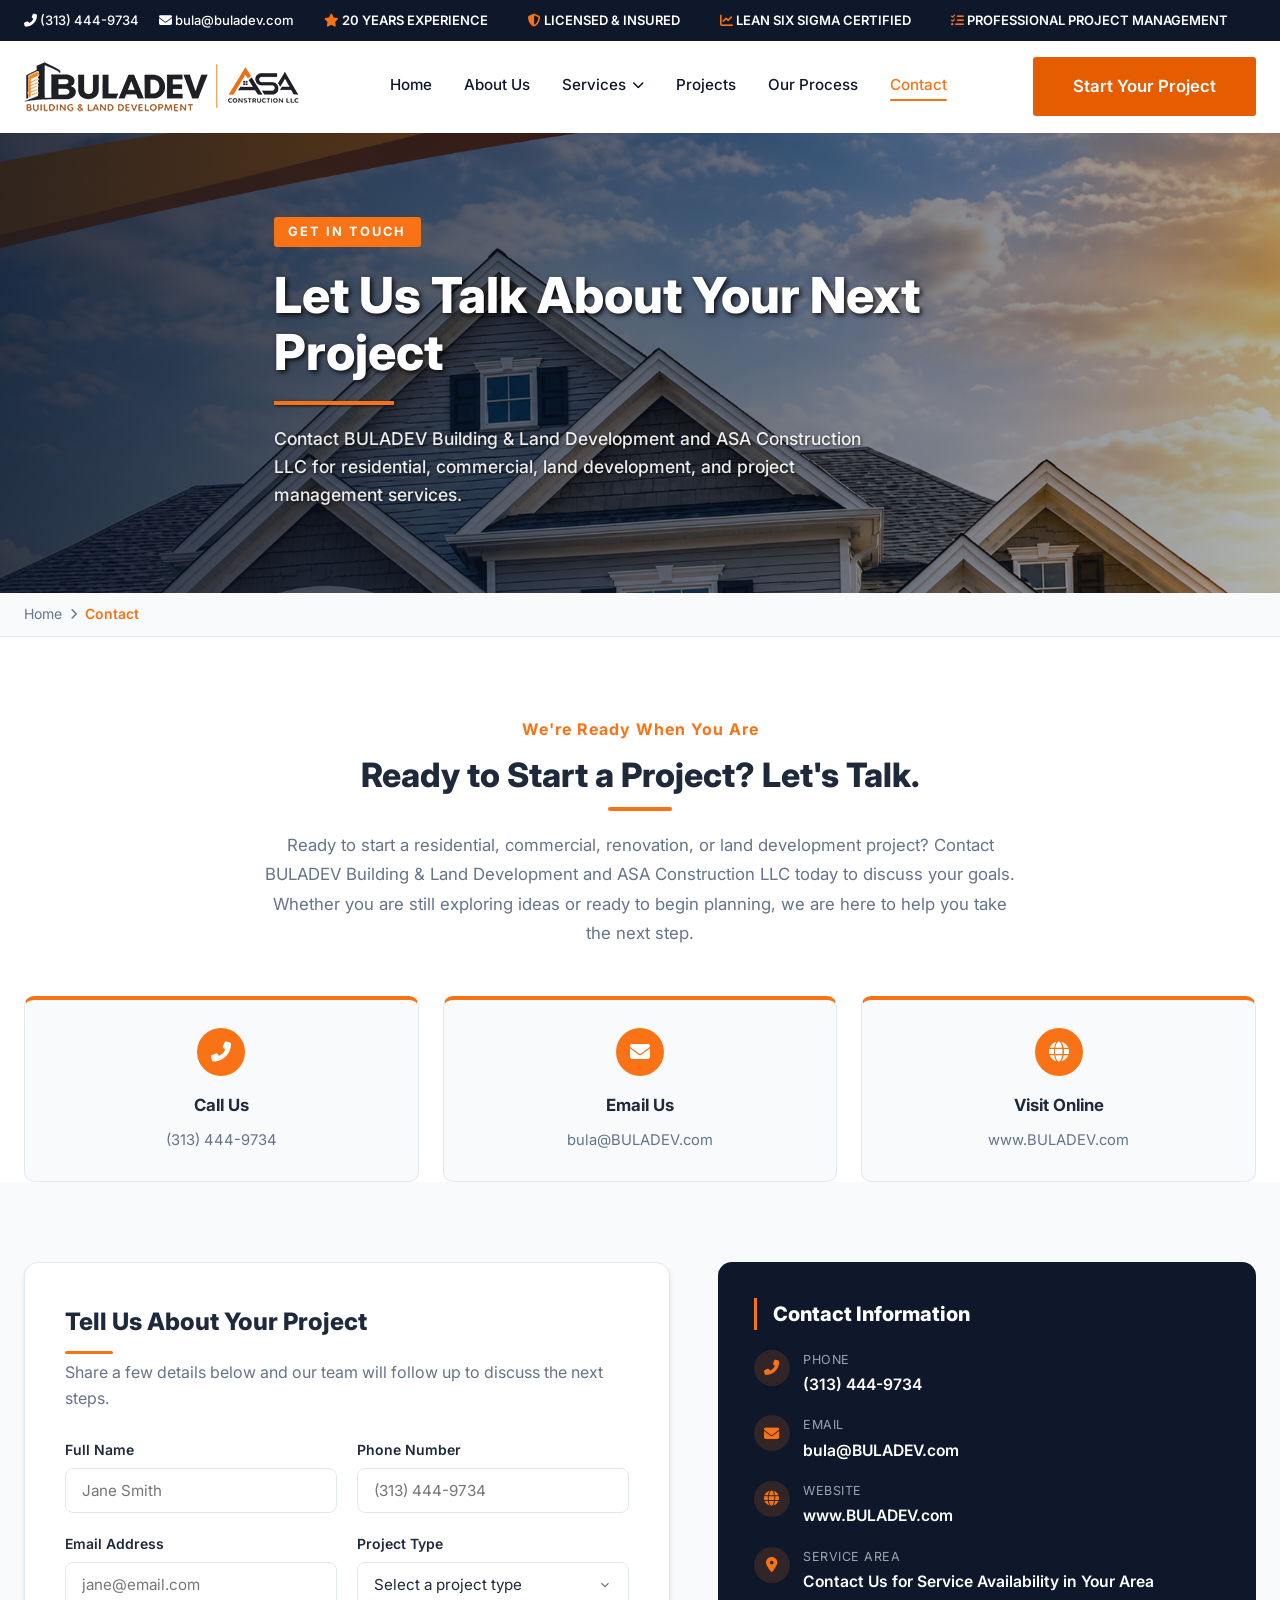
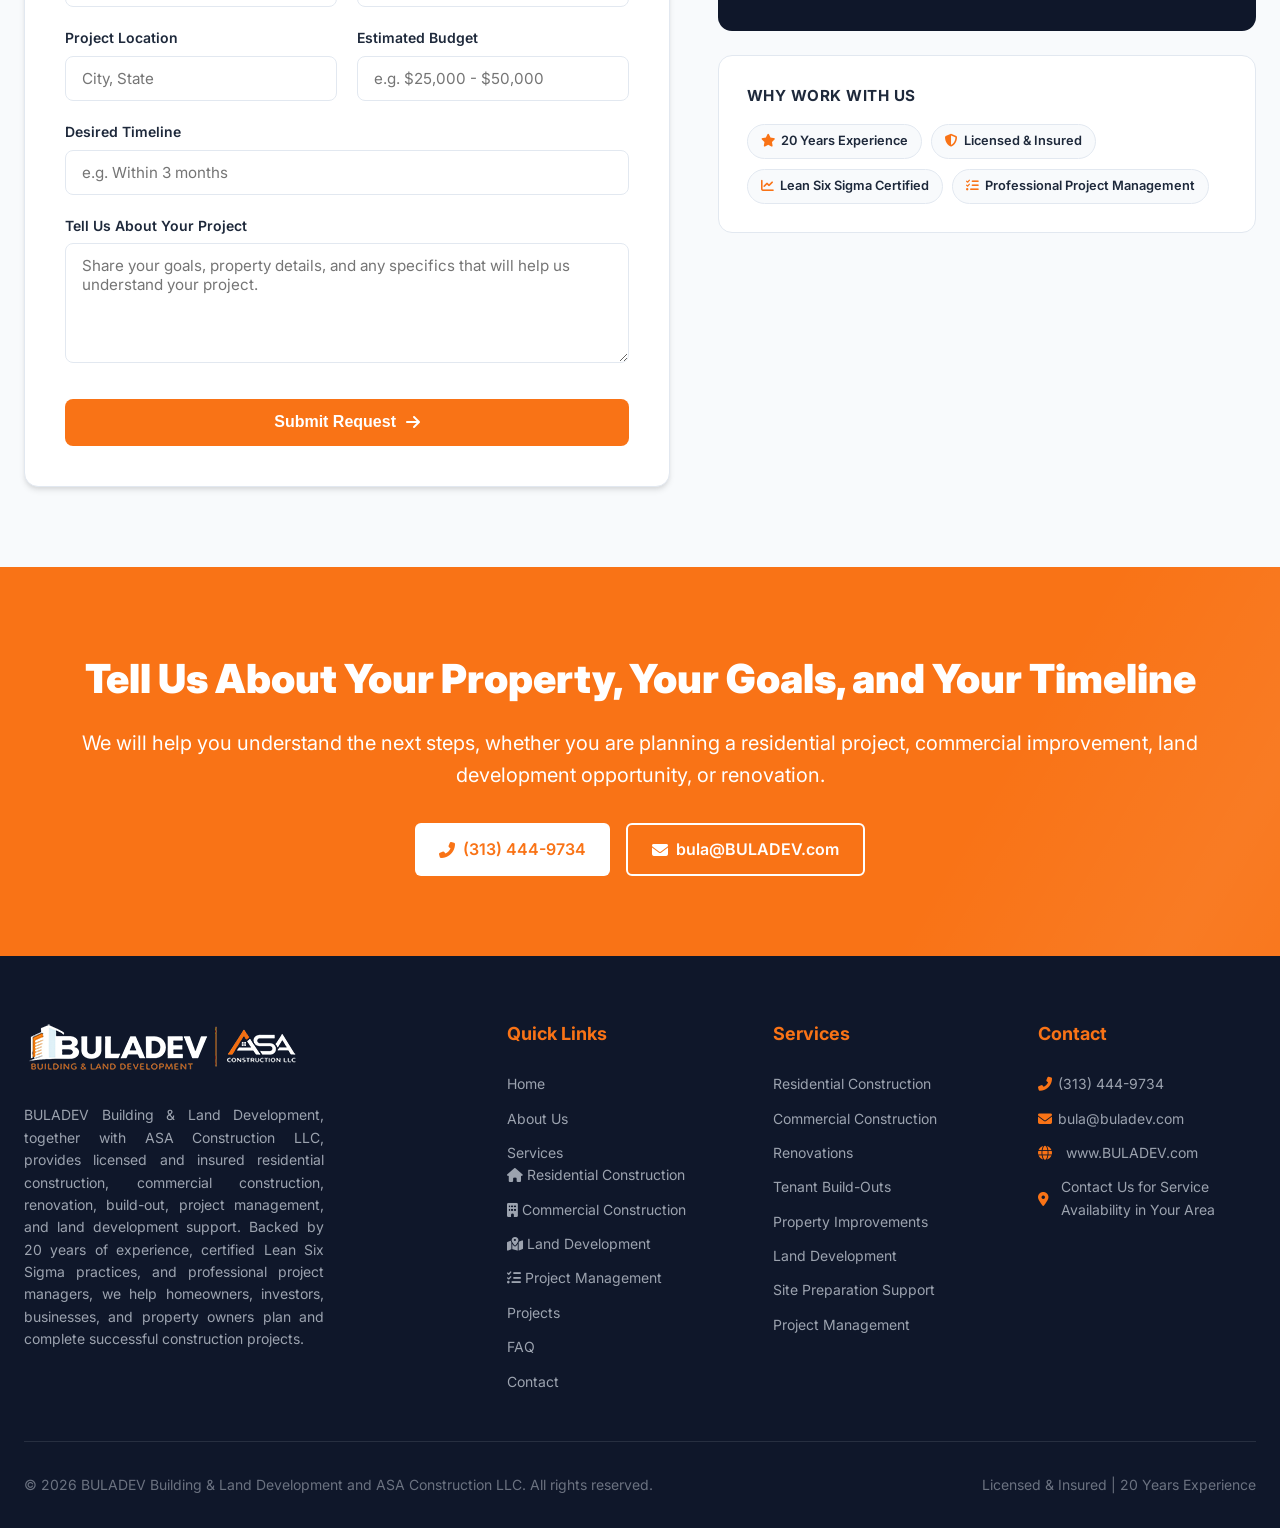
<file: contact.html>
<!DOCTYPE html>
<html lang="en">
<head>
    <meta charset="UTF-8">
    <meta name="viewport" content="width=device-width, initial-scale=1.0">
    <title>Contact Us | BULADEV Building & Land Development</title>
    <meta name="description" content="Contact BULADEV Building & Land Development and ASA Construction LLC for residential, commercial, land development, and project management services.">

    <link rel="stylesheet" href="css/style.css">
    <link rel="stylesheet" href="css/contact.css">

    <link rel="preconnect" href="https://fonts.googleapis.com">
    <link href="https://fonts.googleapis.com/css2?family=Inter:wght@300;400;500;600;700;800;900&family=Montserrat:wght@700;800&display=swap" rel="stylesheet">
    <link rel="stylesheet" href="https://cdnjs.cloudflare.com/ajax/libs/font-awesome/6.4.0/css/all.min.css">
</head>
<body>

    <!-- ── Top Trust Bar ──────────────────────── -->
    <div class="top-bar">
        <div class="container top-bar-content">
            <div class="top-contact">
                <a href="tel:3134449734"><i class="fas fa-phone-alt"></i> (313) 444-9734</a>
                <a href="mailto:bula@buladev.com"><i class="fas fa-envelope"></i> bula@buladev.com</a>
            </div>
            <div class="trust-marquee">
                <div class="trust-track">
                    <span><i class="fas fa-star"></i> 20 YEARS EXPERIENCE</span>
                    <span><i class="fas fa-shield-alt"></i> LICENSED &amp; INSURED</span>
                    <span><i class="fas fa-chart-line"></i> LEAN SIX SIGMA CERTIFIED</span>
                    <span><i class="fas fa-tasks"></i> PROFESSIONAL PROJECT MANAGEMENT</span>
                    <span><i class="fas fa-star"></i> 20 YEARS EXPERIENCE</span>
                    <span><i class="fas fa-shield-alt"></i> LICENSED &amp; INSURED</span>
                    <span><i class="fas fa-chart-line"></i> LEAN SIX SIGMA CERTIFIED</span>
                    <span><i class="fas fa-tasks"></i> PROFESSIONAL PROJECT MANAGEMENT</span>
                </div>
            </div>
        </div>
    </div>

    <!-- ── Navigation ────────────────────────── -->
    <header class="navbar" id="navbar">
        <div class="container nav-container">
            <div class="logo-group">
                <img src="img/header logo.png" alt="BULADEV Logo">
            </div>
            <nav class="nav-links" id="nav-links">
                <a href="index.html">Home</a>
                <a href="about.html">About Us</a>
                <div class="dropdown">
                    <a href="services.html" class="dropdown-toggle">
                        Services <i class="fas fa-chevron-down"></i>
                    </a>
                    <div class="dropdown-menu">
                    <a href="residential-construction.html"><i class="fas fa-home"></i> Residential Construction</a>
                    <a href="commercial.html"><i class="fas fa-building"></i> Commercial Construction</a>
                    <a href="land-development.html"><i class="fas fa-map-marked-alt"></i> Land Development</a>
                    <a href="project-management.html"><i class="fas fa-tasks"></i> Project Management</a>
                </div>
                </div>
                <a href="portfolio.html">Projects</a>
                <a href="process.html">Our Process</a>
                <a href="contact.html" class="active">Contact</a>
            </nav>
            <a href="contact.html" class="btn btn-primary nav-cta">Start Your Project</a>
            <button class="mobile-menu-btn" id="mobile-menu-btn" aria-label="Open menu" aria-expanded="false" aria-controls="mobile-menu">
                <i class="fas fa-bars"></i>
            </button>
        </div>
    </header>

    <!-- ── Mobile Menu ───────────────────────── -->
    <div class="mobile-menu-overlay" id="mobile-menu-overlay"></div>
    <div class="mobile-menu" id="mobile-menu">
        <button class="close-menu-btn" id="close-menu-btn" aria-label="Close menu"><i class="fas fa-times"></i></button>
        <a href="index.html">Home</a>
        <a href="about.html">About Us</a>
        <a href="services.html">Services</a>
        <div class="mobile-submenu">
            <a href="residential-construction.html">Residential Construction</a>
            <a href="commercial.html">Commercial Construction</a>
            <a href="land-development.html">Land Development</a>
            <a href="project-management.html">Project Management</a>
        </div>
        <a href="portfolio.html">Projects</a>
        <a href="process.html">Our Process</a>
        <a href="contact.html" class="active">Contact</a>
        <a href="contact.html" class="btn btn-primary">Start Your Project</a>
    </div>

    <main>

        <!-- ── Page Hero ──────────────────────── -->
        <section class="contact-hero">
            <div class="contact-hero-overlay"></div>
            <div class="contact-hero-content container">
                <span class="contact-hero-tag">Get In Touch</span>
                <h1>Let Us Talk About Your Next Project</h1>
                <hr class="orange-line" style="margin: 1.25rem 0;">
                <p>Contact BULADEV Building &amp; Land Development and ASA Construction LLC for residential, commercial, land development, and project management services.</p>
            </div>
        </section>

        <!-- ── Breadcrumb ─────────────────────── -->
        <div class="breadcrumb-bar">
            <div class="container">
                <a href="index.html">Home</a>
                <i class="fas fa-chevron-right"></i>
                <span>Contact</span>
            </div>
        </div>

        <!-- ── Contact Intro ──────────────────── -->
        <section class="contact-intro section">
            <div class="container">
                <div class="contact-intro-text reveal">
                    <span class="section-tag">We're Ready When You Are</span>
                    <h2>Ready to Start a Project? Let's Talk.</h2>
                    <p>Ready to start a residential, commercial, renovation, or land development project? Contact BULADEV Building & Land Development and ASA Construction LLC today to discuss your goals. Whether you are still exploring ideas or ready to begin planning, we are here to help you take the next step.</p>
                </div>

                <div class="contact-info-strip">
                    <div class="info-card reveal">
                        <div class="info-card-icon"><i class="fas fa-phone-alt"></i></div>
                        <h3>Call Us</h3>
                        <a href="tel:3134449734">(313) 444-9734</a>
                    </div>
                    <div class="info-card reveal">
                        <div class="info-card-icon"><i class="fas fa-envelope"></i></div>
                        <h3>Email Us</h3>
                        <a href="mailto:bula@buladev.com">bula@BULADEV.com</a>
                    </div>
                    <div class="info-card reveal">
                        <div class="info-card-icon"><i class="fas fa-globe"></i></div>
                        <h3>Visit Online</h3>
                        <a href="https://www.buladev.com">www.BULADEV.com</a>
                    </div>
                </div>
            </div>
        </section>

        <!-- ── Contact Form + Side Panel ───────── -->
        <section class="contact-form-section section">
            <div class="container contact-grid">

                <div class="contact-form-wrap reveal reveal-left">
                    <h3>Tell Us About Your Project</h3>
                    <p>Share a few details below and our team will follow up to discuss the next steps.</p>

                    <form id="contact-form" novalidate>
                        <div class="form-row">
                            <div class="form-group">
                                <label for="full-name">Full Name</label>
                                <input type="text" id="full-name" name="full-name" placeholder="Jane Smith" required>
                            </div>
                            <div class="form-group">
                                <label for="phone">Phone Number</label>
                                <input type="tel" id="phone" name="phone" placeholder="(313) 444-9734" required>
                            </div>
                        </div>

                        <div class="form-row">
                            <div class="form-group">
                                <label for="email">Email Address</label>
                                <input type="email" id="email" name="email" placeholder="jane@email.com" required>
                            </div>
                            <div class="form-group">
                                <label for="project-type">Project Type</label>
                                <select id="project-type" name="project-type" required>
                                    <option value="" disabled selected>Select a project type</option>
                                    <option value="residential-construction">Residential Construction</option>
                                    <option value="commercial-construction">Commercial Construction</option>
                                    <option value="land-development">Land Development</option>
                                    <option value="renovation">Renovation</option>
                                    <option value="new-construction">New Construction</option>
                                    <option value="property-improvement">Property Improvement</option>
                                    <option value="project-management">Project Management</option>
                                    <option value="general-inquiry">General Inquiry</option>
                                </select>
                            </div>
                        </div>

                        <div class="form-row">
                            <div class="form-group">
                                <label for="project-location">Project Location</label>
                                <input type="text" id="project-location" name="project-location" placeholder="City, State">
                            </div>
                            <div class="form-group">
                                <label for="budget">Estimated Budget</label>
                                <input type="text" id="budget" name="budget" placeholder="e.g. $25,000 - $50,000">
                            </div>
                        </div>

                        <div class="form-group">
                            <label for="timeline">Desired Timeline</label>
                            <input type="text" id="timeline" name="timeline" placeholder="e.g. Within 3 months">
                        </div>

                        <div class="form-group">
                            <label for="message">Tell Us About Your Project</label>
                            <textarea id="message" name="message" placeholder="Share your goals, property details, and any specifics that will help us understand your project." required></textarea>
                        </div>

                        <button type="submit" class="form-submit-btn">Submit Request <i class="fas fa-arrow-right"></i></button>
                    </form>
                </div>

                <div class="contact-side reveal reveal-right">
                    <div class="contact-side-card">
                        <h3>Contact Information</h3>
                        <ul class="contact-side-list">
                            <li>
                                <span class="side-icon"><i class="fas fa-phone-alt"></i></span>
                                <div>
                                    <div class="side-label">Phone</div>
                                    <a href="tel:3134449734">(313) 444-9734</a>
                                </div>
                            </li>
                            <li>
                                <span class="side-icon"><i class="fas fa-envelope"></i></span>
                                <div>
                                    <div class="side-label">Email</div>
                                    <a href="mailto:bula@buladev.com">bula@BULADEV.com</a>
                                </div>
                            </li>
                            <li>
                                <span class="side-icon"><i class="fas fa-globe"></i></span>
                                <div>
                                    <div class="side-label">Website</div>
                                    <a href="https://www.buladev.com">www.BULADEV.com</a>
                                </div>
                            </li>
                            <li>
                                <span class="side-icon"><i class="fa-solid fa-location-dot"></i></span>
                                <div>
                                    <div class="side-label">Service Area</div>
                                    <span class="side-value">Contact Us for Service Availability in Your Area</span>
                                </div>
                            </li>
                        </ul>
                    </div>

                    <div class="contact-badges-card">
                        <h4>Why Work With Us</h4>
                        <div class="badge-row">
                            <span class="badge-pill"><i class="fas fa-star"></i> 20 Years Experience</span>
                            <span class="badge-pill"><i class="fas fa-shield-alt"></i> Licensed &amp; Insured</span>
                            <span class="badge-pill"><i class="fas fa-chart-line"></i> Lean Six Sigma Certified</span>
                            <span class="badge-pill"><i class="fas fa-tasks"></i> Professional Project Management</span>
                        </div>
                    </div>
                </div>

            </div>
        </section>

        <!-- ── CTA ────────────────────────────── -->
        <section class="cta-section">
            <div class="container text-center">
                <h2 class="cta-title reveal">Tell Us About Your Property, Your Goals, and Your Timeline</h2>
                <p class="cta-desc reveal">We will help you understand the next steps, whether you are planning a residential project, commercial improvement, land development opportunity, or renovation.</p>
                <div class="cta-buttons reveal">
                    <a href="tel:3134449734" class="btn btn-white"><i class="fas fa-phone-alt"></i> (313) 444-9734</a>
                    <a href="mailto:bula@buladev.com" class="btn btn-outline-white"><i class="fas fa-envelope"></i> bula@BULADEV.com</a>
                </div>
            </div>
        </section>

    </main>

    <!-- Footer -->
    <footer class="footer">
        <div class="container">
            <div class="footer-grid">
                <div class="footer-col footer-about">
                   <div class="logo-group">
                <img href="#home" src="img/footer logo.png" alt="BULADEV Logo">
            </div>
                    <p class="footer-desc">BULADEV Building & Land Development, together with ASA Construction LLC, provides licensed and insured residential construction, commercial construction, renovation, build-out, project management, and land development support. Backed by 20 years of experience, certified Lean Six Sigma practices, and professional project managers, we help homeowners, investors, businesses, and property owners plan and complete successful construction projects.</p>
                </div>

                <div class="footer-col">
                    <h4>Quick Links</h4>
                    <ul>
                       <li><a href="#home">Home</a></li>
                        <li><a href="about.html">About Us</a></li>
                        <li class="dropdown">
        <a href="services.html">Services</a>

        <ul class="submenu">
            <li><a href="residential-construction.html"><i class="fas fa-home"></i> Residential Construction</a></li>
            <li><a href="commercial.html"><i class="fas fa-building"></i> Commercial Construction</a></li>
            <li><a href="land-development.html"><i class="fas fa-map-marked-alt"></i> Land Development</a></li>
            <li><a href="project-management.html"><i class="fas fa-tasks"></i> Project Management</a></li>
        </ul>
        
    </li>
                        <li><a href="portfolio.html">Projects</a></li>
                         <li><a href="#faq">FAQ</a></li>
                        <li><a href="contact.html">Contact</a></li>
                    </ul>
                </div>

                <div class="footer-col">
                    <h4>Services</h4>
                    <ul>
                        <li><a href="residential-construction.html">Residential Construction</a></li>
                        <li><a href="commercial.html">Commercial Construction</a></li>
                        <li><a href="land-development.html">Renovations</a></li>
                        <li><a href="project-management.html">Tenant Build-Outs</a></li>
                        <li><a href="residential-construction.html">Property Improvements</a></li>
                        <li><a href="land-development.html">Land Development</a></li>
                        <li><a href="contact.html">Site Preparation Support</a></li>
                        <li><a href="project-management.html">Project Management</a></li>
                    </ul>
                </div>

                <div class="footer-col">
                    <h4>Contact</h4>
                    <ul class="contact-list">

                    <a href="tel:3134449734"><i class="fas fa-phone-alt"></i> (313) 444-9734</a>
                    <a href="mailto:bula@buladev.com"><i class="fas fa-envelope"></i> bula@buladev.com</a>
                    <a href="www.BULADEV.com"><li><i class="fas fa-globe"></i> www.BULADEV.com</li></a>
                    <li><i class="fa-solid fa-location-dot"></i> Contact Us for Service Availability in Your Area</li>
                    </ul>
                </div>
            </div>

            <div class="footer-bottom">
                <p>&copy; <span id="current-year">2026</span> BULADEV Building & Land Development and ASA Construction LLC. All rights reserved.</p>
                <p>Licensed & Insured | 20 Years Experience</p>
            </div>
        </div>
    </footer>

    <script src="js/script.js"></script>
    <script>
        // Simple front-end submit handling (no backend wired yet)
        document.getElementById('contact-form').addEventListener('submit', function (e) {
            e.preventDefault();
            const btn = this.querySelector('.form-submit-btn');
            const originalHTML = btn.innerHTML;
            btn.innerHTML = '<i class="fas fa-check"></i> Request Sent';
            btn.style.backgroundColor = '#16a34a';
            setTimeout(() => {
                btn.innerHTML = originalHTML;
                btn.style.backgroundColor = '';
                this.reset();
            }, 2500);
        });
    </script>
</body>
</html>
</file>
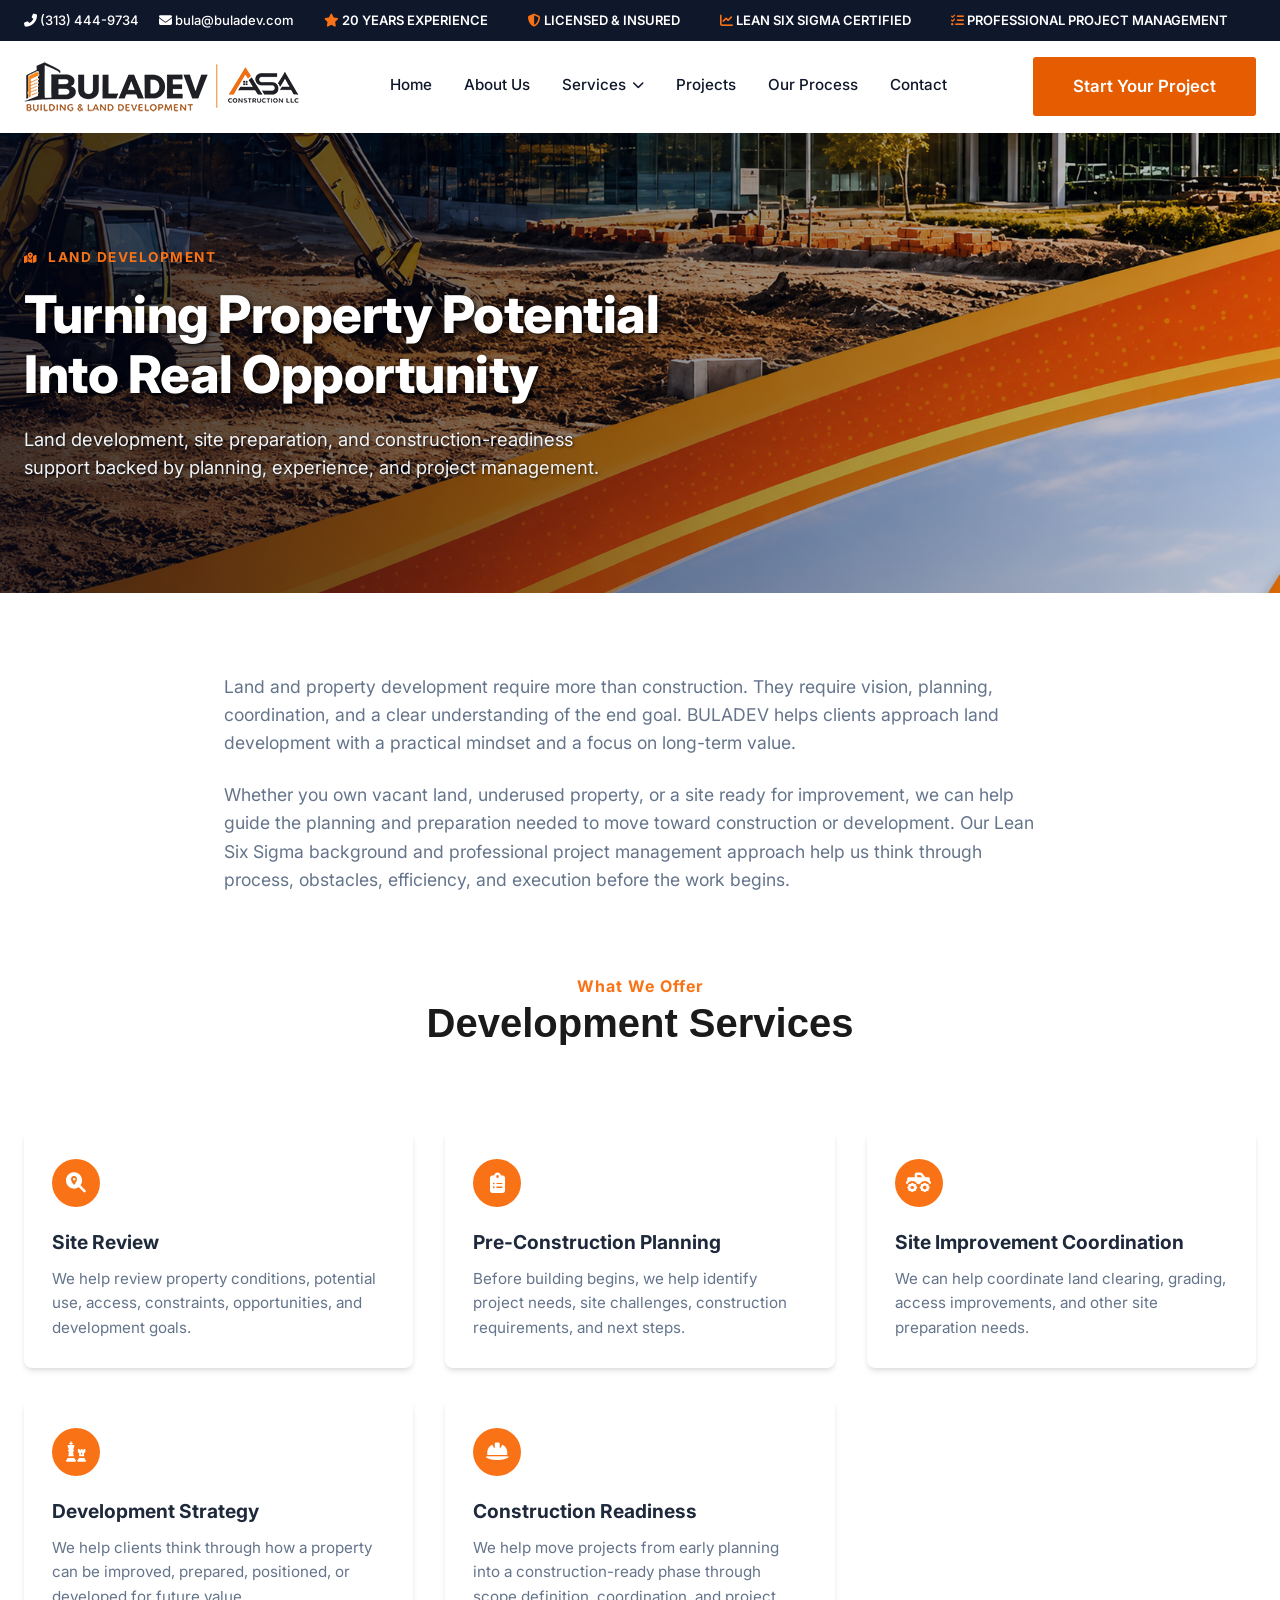
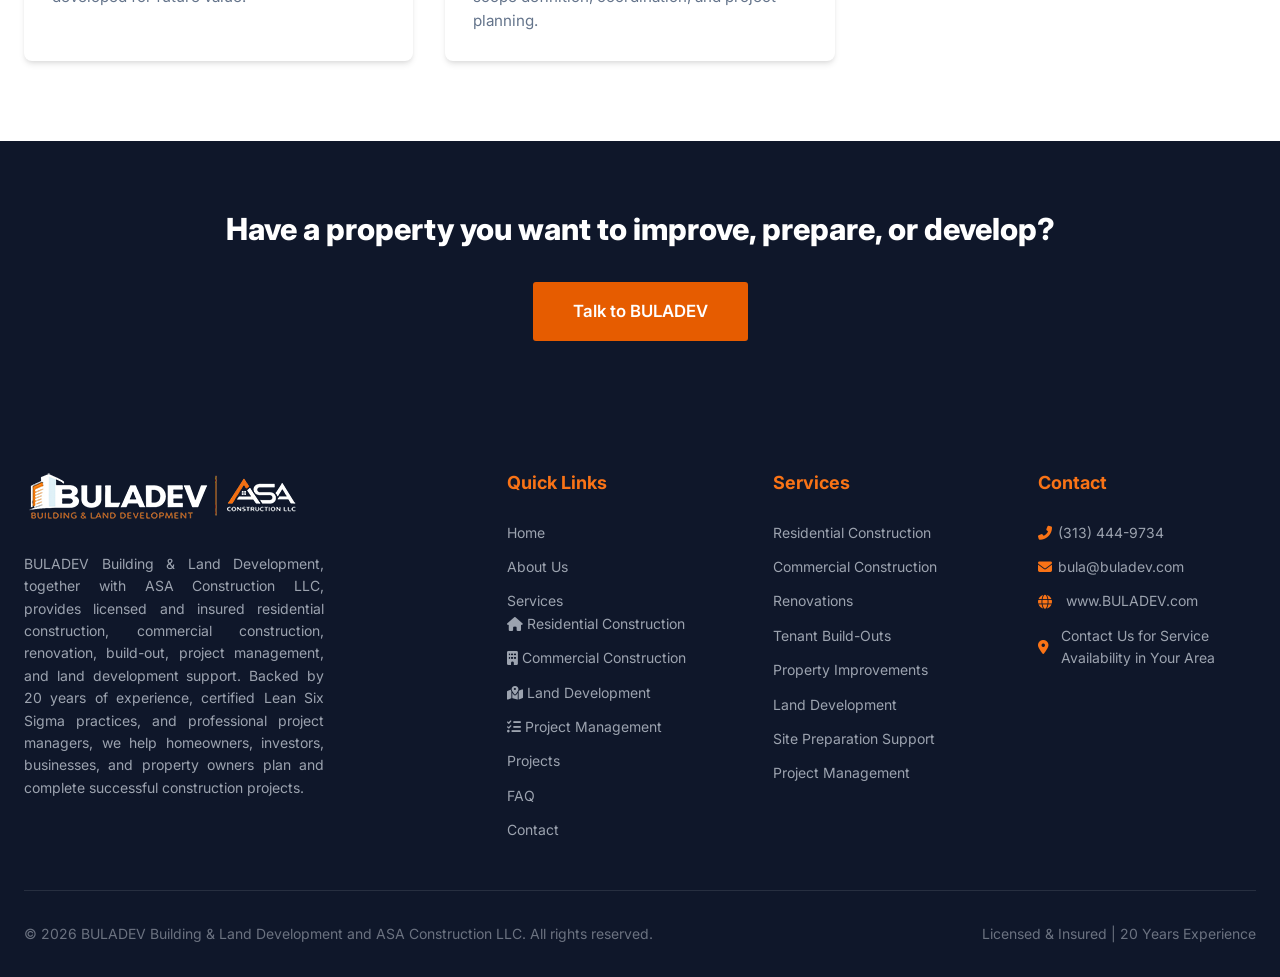
<file: land-development.html>
<!DOCTYPE html>
<html lang="en">
<head>
    <meta charset="UTF-8">
    <meta name="viewport" content="width=device-width, initial-scale=1.0">
    <title>Land Development | BULADEV Building & Land Development | ASA Construction LLC</title>
    <meta name="description" content="Land development, site preparation, and construction-readiness support backed by planning, experience, and project management.">

    <!-- Link to CSS -->
    <link rel="stylesheet" href="css/land-development.css">

    <!-- Google Fonts -->
    <link rel="preconnect" href="https://fonts.googleapis.com">
    <link href="https://fonts.googleapis.com/css2?family=Inter:wght@300;400;500;600;700;800;900&display=swap" rel="stylesheet">

    <!-- Font Awesome for Icons -->
    <link rel="stylesheet" href="https://cdnjs.cloudflare.com/ajax/libs/font-awesome/6.4.0/css/all.min.css">
</head>
<body>

    <!-- Top Trust Bar -->
    <div class="top-bar">
        <div class="container top-bar-content">

            <div class="top-contact">
                <a href="tel:3134449734">
                    <i class="fas fa-phone-alt"></i> (313) 444-9734
                </a>

                <a href="mailto:bula@buladev.com">
                    <i class="fas fa-envelope"></i> bula@buladev.com
                </a>
            </div>

            <div class="trust-marquee">
                <div class="trust-track">
                    <span><i class="fas fa-star"></i> 20 YEARS EXPERIENCE</span>
                    <span><i class="fas fa-shield-alt"></i> LICENSED & INSURED</span>
                    <span><i class="fas fa-chart-line"></i> LEAN SIX SIGMA CERTIFIED</span>
                    <span><i class="fas fa-tasks"></i> PROFESSIONAL PROJECT MANAGEMENT</span>

                    <!-- Duplicate for seamless loop -->
                    <span><i class="fas fa-star"></i> 20 YEARS EXPERIENCE</span>
                    <span><i class="fas fa-shield-alt"></i> LICENSED & INSURED</span>
                    <span><i class="fas fa-chart-line"></i> LEAN SIX SIGMA CERTIFIED</span>
                    <span><i class="fas fa-tasks"></i> PROFESSIONAL PROJECT MANAGEMENT</span>
                </div>
            </div>

        </div>
    </div>

    <!-- Navigation -->
    <header class="navbar" id="navbar">
        <div class="container nav-container">
            <div class="logo-group">
                <img src="img/header logo.png" alt="BULADEV Logo">
            </div>
            <nav class="nav-links" id="nav-links">
                <a href="index.html">Home</a>
                <a href="about.html">About Us</a>

                <div class="dropdown">
                    <a href="services.html" class="dropdown-toggle">
                        Services <i class="fas fa-chevron-down"></i>
                    </a>

                    <div class="dropdown-menu">
                        <a href="residential-construction.html">Residential Construction</a>
                        <a href="commercial.html">Commercial Construction</a>
                        <a href="land-development.html" class="active">Land Development</a>
                        <a href="project-management.html">Project Management</a>
                    </div>
                </div>

                <a href="portfolio.html">Projects</a>
                <a href="process.html">Our Process</a>
                <a href="contact.html">Contact</a>
            </nav>

            <a href="contact.html" class="btn btn-primary nav-cta">
                Start Your Project
            </a>

            <button class="mobile-menu-btn" id="mobile-menu-btn" aria-label="Open menu" aria-expanded="false" aria-controls="mobile-menu">
                <i class="fas fa-bars"></i>
            </button>
        </div>
    </header>

    <!-- Mobile Menu Overlay -->
    <div class="mobile-menu-overlay" id="mobile-menu-overlay"></div>

    <div class="mobile-menu" id="mobile-menu">
        <button class="close-menu-btn" id="close-menu-btn" aria-label="Close menu"><i class="fas fa-times"></i></button>
        <a href="index.html">Home</a>
        <a href="about.html">About Us</a>
        <a href="services.html">Services</a>
        <div class="mobile-submenu">
            <a href="residential-construction.html">Residential Construction</a>
            <a href="commercial.html">Commercial Construction</a>
            <a href="land-development.html" class="active">Land Development</a>
            <a href="project-management.html">Project Management</a>
        </div>
        <a href="portfolio.html">Projects</a>
        <a href="process.html">Our Process</a>
        <a href="contact.html">Contact</a>
        <a href="contact.html" class="btn btn-primary">Start Your Project</a>
    </div>

    <main>
        <!-- Page Hero -->
        <div class="page-hero" id="home">
            <div class="container">
                <div class="page-hero-text">
                    <span class="page-hero-eyebrow"><i class="fas fa-map-marked-alt"></i> Land Development</span>
                    <h1>Turning Property Potential Into Real Opportunity</h1>
                    <p class="page-hero-sub">Land development, site preparation, and construction-readiness support backed by planning, experience, and project management.</p>
                </div>
            </div>
        </div>

        <!-- Intro Copy -->
        <section class="landdev-intro">
            <div class="container">
                <p>Land and property development require more than construction. They require vision, planning, coordination, and a clear understanding of the end goal. BULADEV helps clients approach land development with a practical mindset and a focus on long-term value.</p>
                <p>Whether you own vacant land, underused property, or a site ready for improvement, we can help guide the planning and preparation needed to move toward construction or development. Our Lean Six Sigma background and professional project management approach help us think through process, obstacles, efficiency, and execution before the work begins.</p>
            </div>
        </section>

        <!-- Development Services -->
        <section class="landdev-services" id="development-services">
            <div class="container">
                <div class="section-header text-center">
                    <span class="section-tag">What We Offer</span>
                    <h2 class="section-title">Development Services</h2>
                </div>

                <div class="grid-3 reveal-stagger">
                    <!-- Site Review -->
                    <div class="service-card">
                        <div class="card-body">
                            <div class="card-icon"><i class="fas fa-magnifying-glass-location"></i></div>
                            <h3>Site Review</h3>
                            <p>We help review property conditions, potential use, access, constraints, opportunities, and development goals.</p>
                        </div>
                    </div>

                    <!-- Pre-Construction Planning -->
                    <div class="service-card">
                        <div class="card-body">
                            <div class="card-icon"><i class="fas fa-clipboard-list"></i></div>
                            <h3>Pre-Construction Planning</h3>
                            <p>Before building begins, we help identify project needs, site challenges, construction requirements, and next steps.</p>
                        </div>
                    </div>

                    <!-- Site Improvement Coordination -->
                    <div class="service-card">
                        <div class="card-body">
                            <div class="card-icon"><i class="fas fa-truck-monster"></i></div>
                            <h3>Site Improvement Coordination</h3>
                            <p>We can help coordinate land clearing, grading, access improvements, and other site preparation needs.</p>
                        </div>
                    </div>

                    <!-- Development Strategy -->
                    <div class="service-card">
                        <div class="card-body">
                            <div class="card-icon"><i class="fas fa-chess"></i></div>
                            <h3>Development Strategy</h3>
                            <p>We help clients think through how a property can be improved, prepared, positioned, or developed for future value.</p>
                        </div>
                    </div>

                    <!-- Construction Readiness -->
                    <div class="service-card">
                        <div class="card-body">
                            <div class="card-icon"><i class="fas fa-helmet-safety"></i></div>
                            <h3>Construction Readiness</h3>
                            <p>We help move projects from early planning into a construction-ready phase through scope definition, coordination, and project planning.</p>
                        </div>
                    </div>
                </div>
            </div>
        </section>

        <!-- Land Development CTA -->
        <section class="landdev-cta" id="contact">
            <div class="container">
                <h2>Have a property you want to improve, prepare, or develop?</h2>
                <a href="contact.html" class="btn btn-primary">Talk to BULADEV</a>
            </div>
        </section>
    </main>

    <!-- Footer -->
    <footer class="footer">
        <div class="container">
            <div class="footer-grid">
                <div class="footer-col footer-about">
                   <div class="logo-group">
                <img href="#home" src="img/footer logo.png" alt="BULADEV Logo">
            </div>
                    <p class="footer-desc">BULADEV Building & Land Development, together with ASA Construction LLC, provides licensed and insured residential construction, commercial construction, renovation, build-out, project management, and land development support. Backed by 20 years of experience, certified Lean Six Sigma practices, and professional project managers, we help homeowners, investors, businesses, and property owners plan and complete successful construction projects.</p>
                </div>

                <div class="footer-col">
                    <h4>Quick Links</h4>
                    <ul>
                       <li><a href="#home">Home</a></li>
                        <li><a href="about.html">About Us</a></li>
                        <li class="dropdown">
        <a href="services.html">Services</a>

        <ul class="submenu">
            <li><a href="residential-construction.html"><i class="fas fa-home"></i> Residential Construction</a></li>
            <li><a href="commercial.html"><i class="fas fa-building"></i> Commercial Construction</a></li>
            <li><a href="land-development.html"><i class="fas fa-map-marked-alt"></i> Land Development</a></li>
            <li><a href="project-management.html"><i class="fas fa-tasks"></i> Project Management</a></li>
        </ul>
        
    </li>
                        <li><a href="portfolio.html">Projects</a></li>
                         <li><a href="#faq">FAQ</a></li>
                        <li><a href="contact.html">Contact</a></li>
                    </ul>
                </div>

                <div class="footer-col">
                    <h4>Services</h4>
                    <ul>
                        <li><a href="residential-construction.html">Residential Construction</a></li>
                        <li><a href="commercial.html">Commercial Construction</a></li>
                        <li><a href="land-development.html">Renovations</a></li>
                        <li><a href="project-management.html">Tenant Build-Outs</a></li>
                        <li><a href="residential-construction.html">Property Improvements</a></li>
                        <li><a href="land-development.html">Land Development</a></li>
                        <li><a href="contact.html">Site Preparation Support</a></li>
                        <li><a href="project-management.html">Project Management</a></li>
                    </ul>
                </div>

                <div class="footer-col">
                    <h4>Contact</h4>
                    <ul class="contact-list">

                    <a href="tel:3134449734"><i class="fas fa-phone-alt"></i> (313) 444-9734</a>
                    <a href="mailto:bula@buladev.com"><i class="fas fa-envelope"></i> bula@buladev.com</a>
                    <a href="www.BULADEV.com"><li><i class="fas fa-globe"></i> www.BULADEV.com</li></a>
                    <li><i class="fa-solid fa-location-dot"></i> Contact Us for Service Availability in Your Area</li>
                    </ul>
                </div>
            </div>

            <div class="footer-bottom">
                <p>&copy; <span id="current-year">2026</span> BULADEV Building & Land Development and ASA Construction LLC. All rights reserved.</p>
                <p>Licensed & Insured | 20 Years Experience</p>
            </div>
        </div>
    </footer>
    <!-- Link to JS -->
    <script src="js/land-development.js"></script>
</body>
</html>
</file>
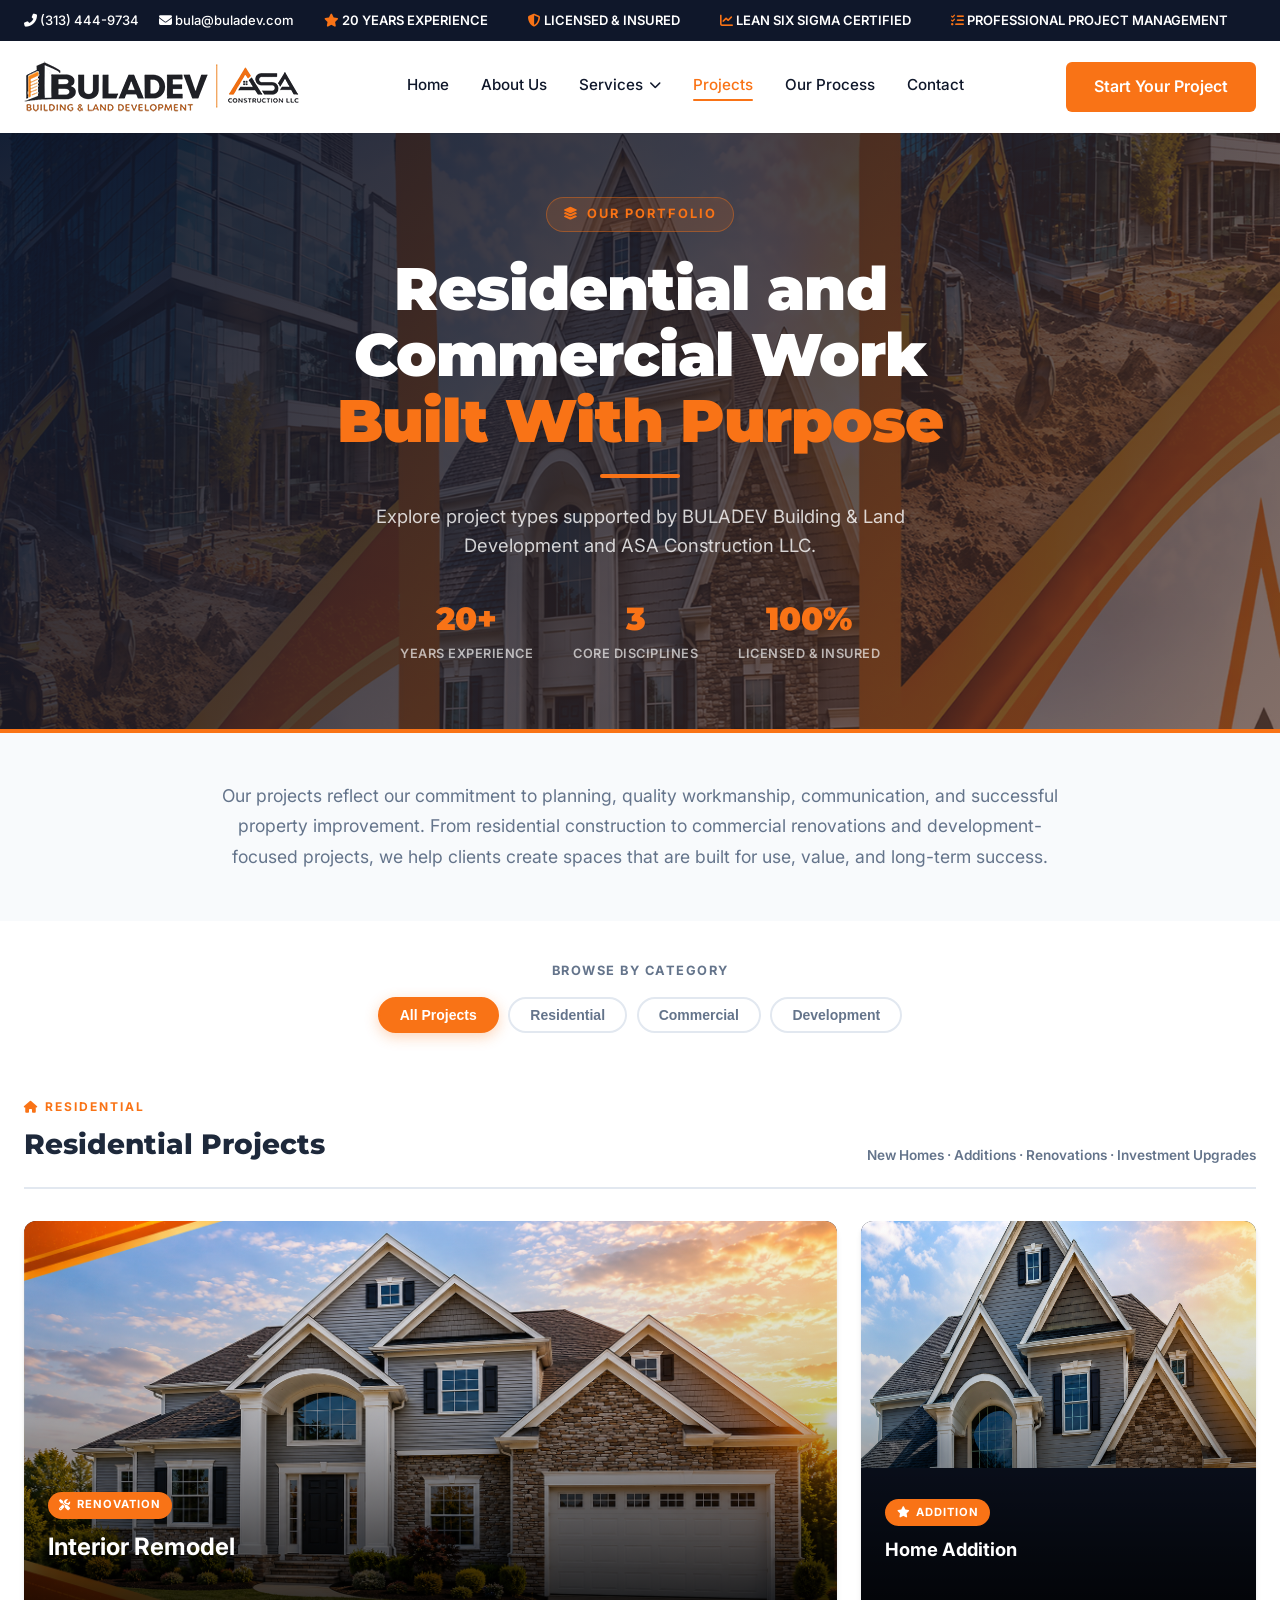
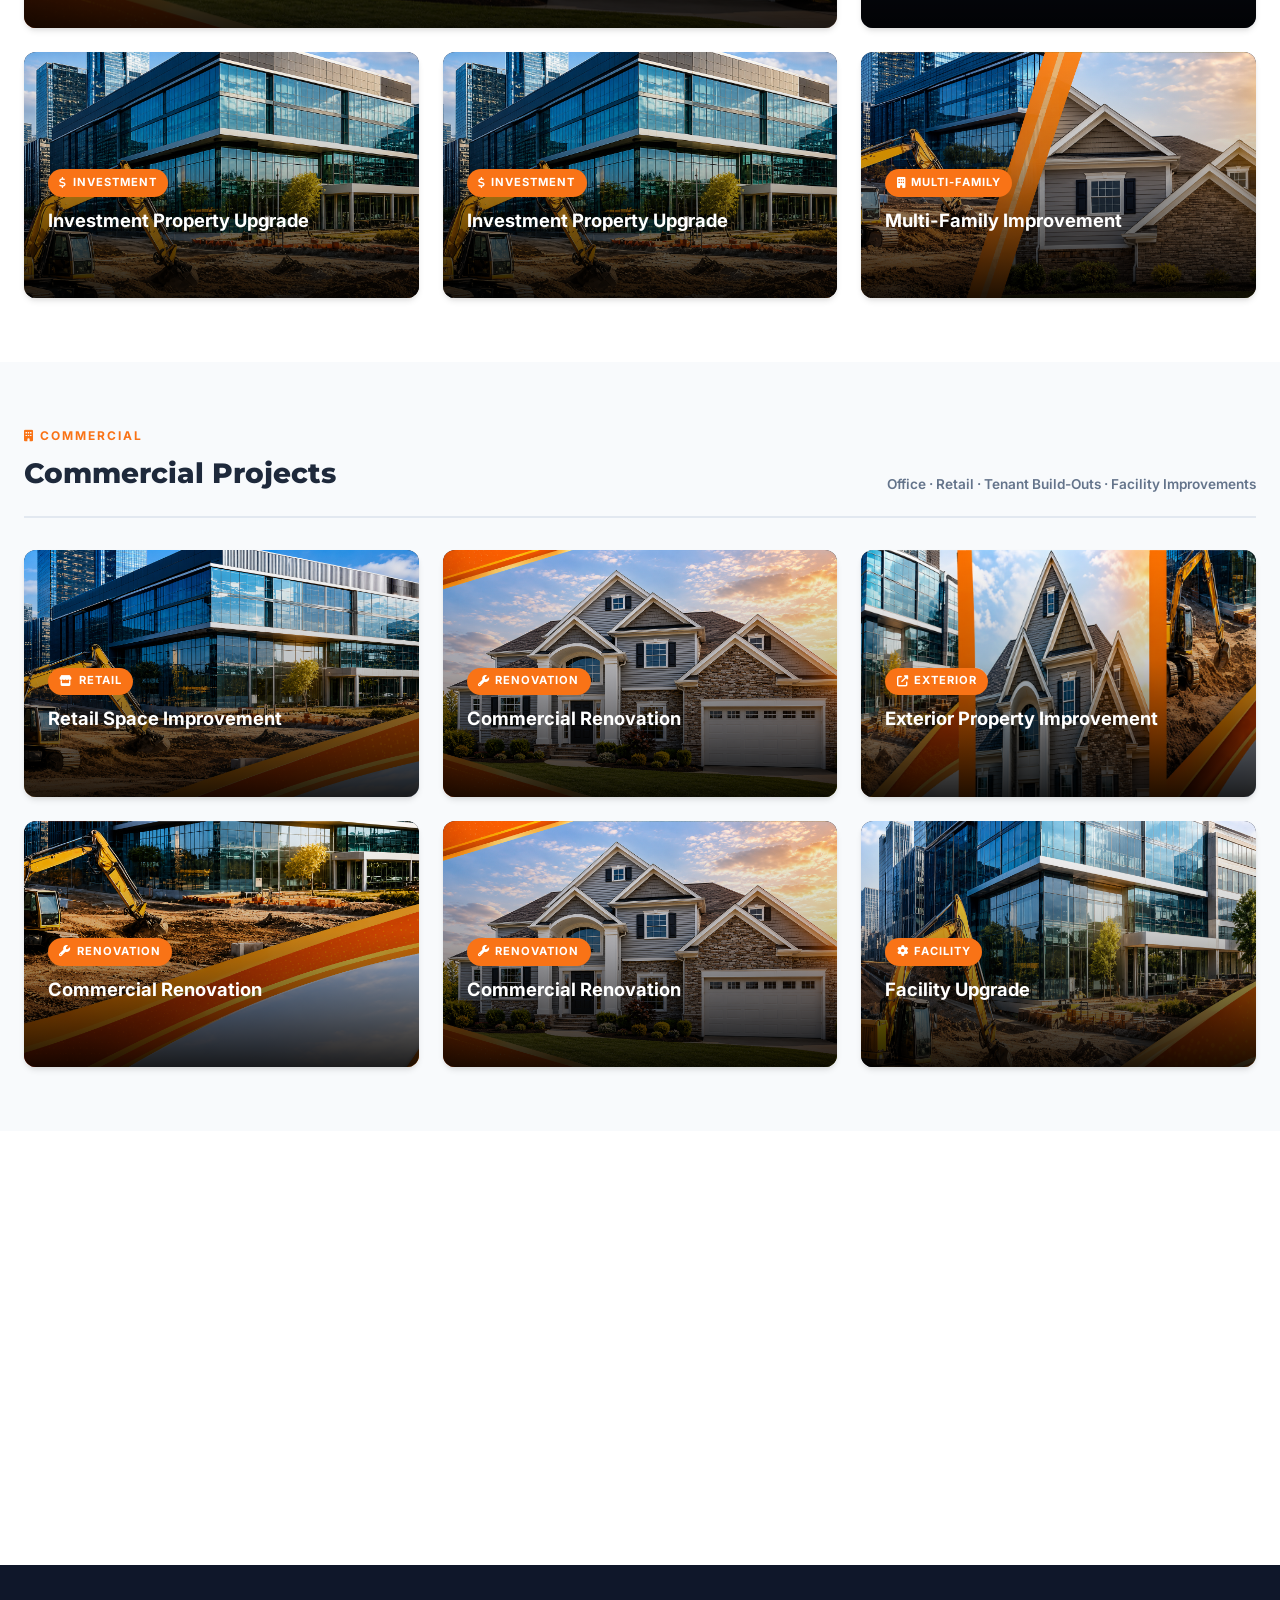
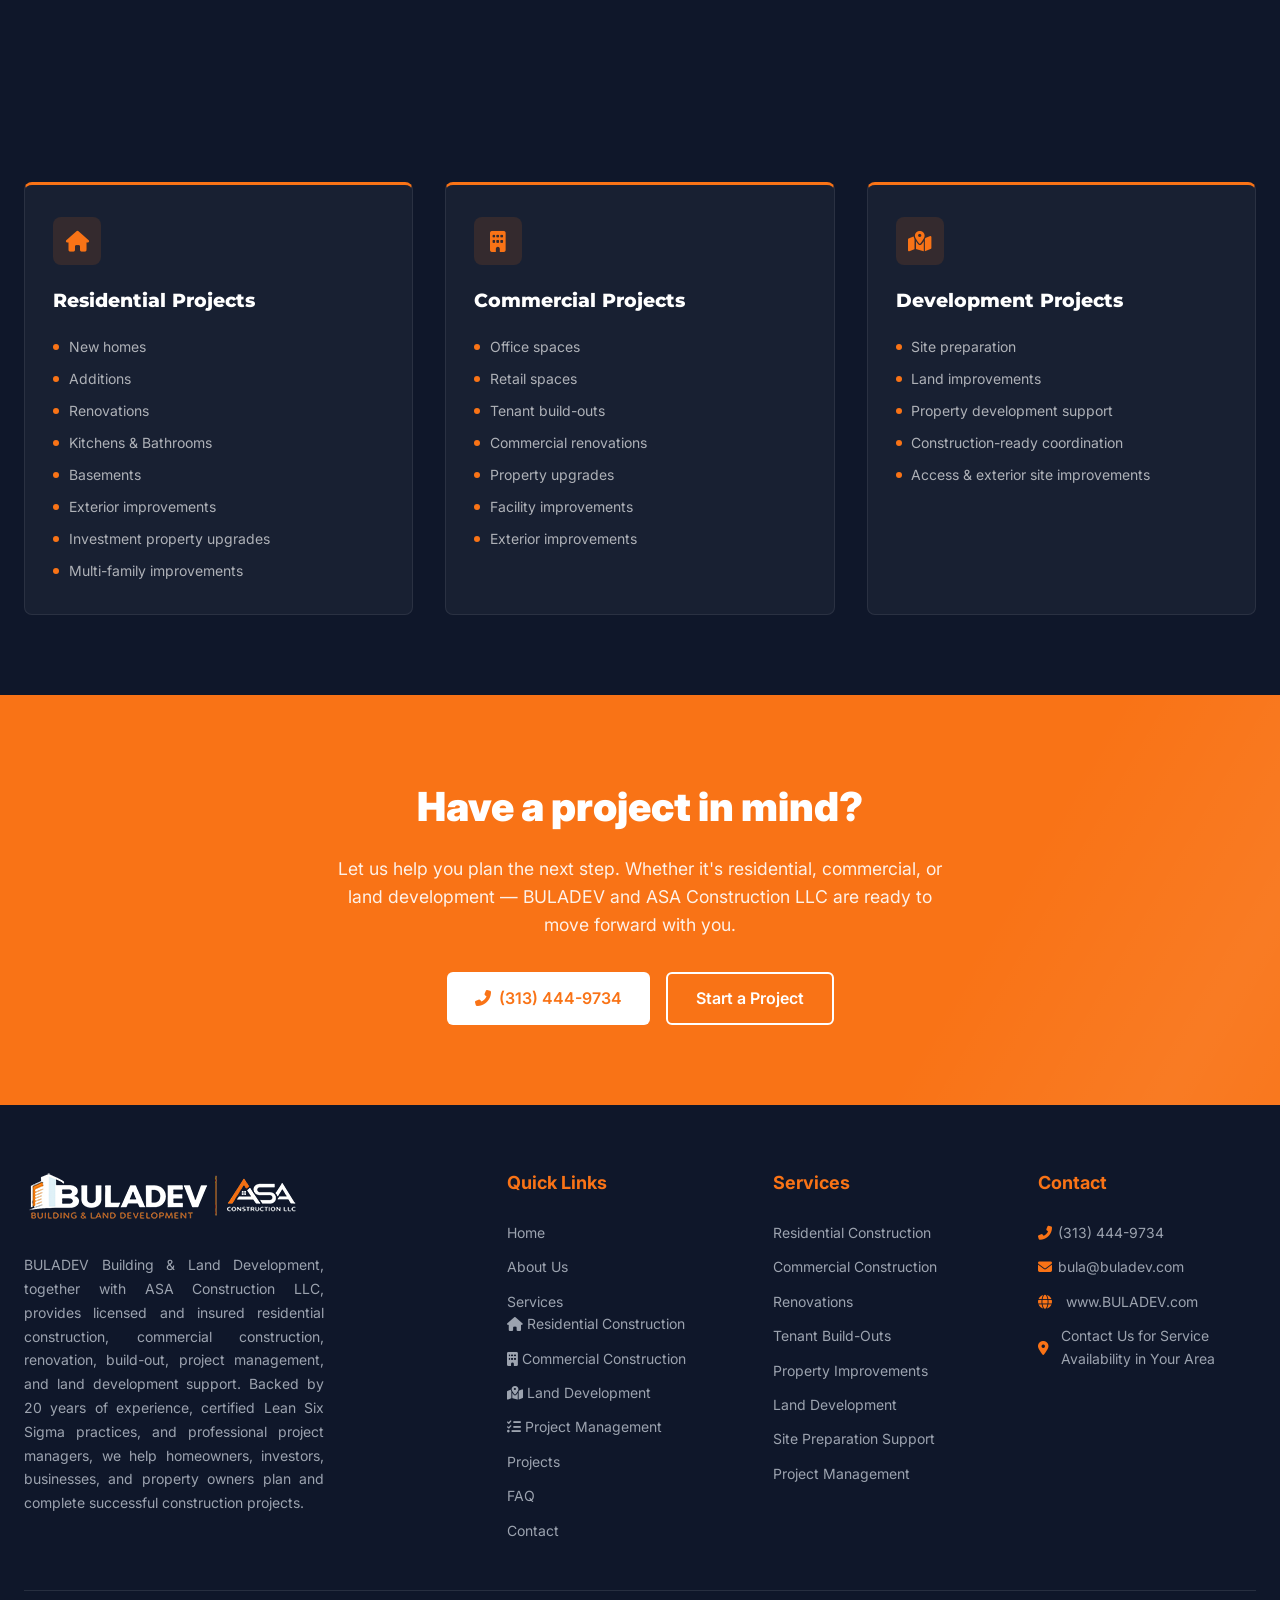
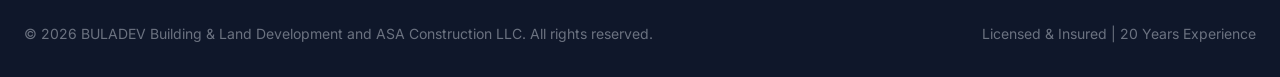
<file: portfolio.html>
<!DOCTYPE html>
<html lang="en">
<head>
    <meta charset="UTF-8">
    <meta name="viewport" content="width=device-width, initial-scale=1.0">
    <title>Projects Portfolio | BULADEV Building & Land Development</title>
    <meta name="description" content="Explore residential, commercial, and land development projects by BULADEV Building & Land Development and ASA Construction LLC.">
    <link rel="preconnect" href="https://fonts.googleapis.com">
    <link href="https://fonts.googleapis.com/css2?family=Inter:wght@300;400;500;600;700;800;900&family=Montserrat:wght@700;800;900&display=swap" rel="stylesheet">
    <link rel="stylesheet" href="https://cdnjs.cloudflare.com/ajax/libs/font-awesome/6.4.0/css/all.min.css">
<style>
/* =========================================
   CSS Variables & Reset
   ========================================= */
:root {
    --primary-orange: #F97316;
    --primary-orange-hover: #EA580C;
    --btn-orange-top: #f99d35;
    --btn-orange-bottom: #e85902;
    --btn-blue-top: #1c4774;
    --btn-blue-bottom: #091c35;
    --dark-bg: #0F172A;
    --darker-bg: #020617;
    --light-bg: #F8FAFC;
    --text-dark: #1E293B;
    --text-gray: #64748B;
    --text-light: #F1F5F9;
    --white: #FFFFFF;
    --border-color: #E2E8F0;
    --font-main: 'Inter', 'Segoe UI', Roboto, Helvetica, Arial, sans-serif;
    --shadow-sm: 0 1px 2px 0 rgba(0,0,0,.05);
    --shadow-md: 0 4px 6px -1px rgba(0,0,0,.1), 0 2px 4px -1px rgba(0,0,0,.06);
    --shadow-lg: 0 10px 15px -3px rgba(0,0,0,.1), 0 4px 6px -2px rgba(0,0,0,.05);
    --transition: all 0.3s ease;
    --navbar-offset: 80px;
}
*{margin:0;padding:0;box-sizing:border-box;}
html{scroll-behavior:smooth;}
[id]{scroll-margin-top:var(--navbar-offset);}
body{font-family:'Inter',sans-serif;color:var(--text-dark);line-height:1.6;background-color:var(--white);}
a{text-decoration:none;color:inherit;}
ul{list-style:none;}
img{max-width:100%;display:block;}

a:focus-visible,button:focus-visible{outline:2px solid var(--primary-orange);outline-offset:2px;}

@media(prefers-reduced-motion:reduce){
  html{scroll-behavior:auto;}
  *,*::before,*::after{transition-duration:.01ms!important;animation-duration:.01ms!important;}
}

/* =========================================
   Scroll Reveal
   ========================================= */
.reveal{opacity:0;transform:translateY(28px);transition:opacity .6s ease,transform .6s ease;}
.reveal.reveal-left{transform:translateX(-24px);}
.reveal.reveal-right{transform:translateX(24px);}
.reveal.reveal-scale{transform:scale(.95);}
.reveal.visible{opacity:1;transform:none;}

/* =========================================
   Utility
   ========================================= */
.container{width:100%;max-width:1280px;margin:0 auto;padding:0 1.5rem;}
.text-center{text-align:center;}
.text-orange{color:var(--primary-orange);}
.section-tag{color:var(--primary-orange);font-weight:700;letter-spacing:1px;font-size:.9rem;text-transform:uppercase;}

.btn{display:inline-flex;align-items:center;justify-content:center;gap:.5rem;padding:.75rem 1.75rem;font-weight:600;border-radius:.375rem;transition:var(--transition);cursor:pointer;border:none;font-size:1rem;}
.btn-primary{background-color:var(--primary-orange);color:var(--white);}
.btn-primary:hover{background-color:var(--primary-orange-hover);transform:translateY(-2px);box-shadow:0 6px 20px rgba(249,115,22,.35);}
.btn-outline{background:transparent;color:var(--text-dark);border:2px solid var(--border-color);}
.btn-outline:hover{border-color:var(--primary-orange);color:var(--primary-orange);transform:translateY(-2px);}
.btn-white{background:var(--white);color:var(--primary-orange);}
.btn-white:hover{background:var(--light-bg);transform:translateY(-2px);box-shadow:0 6px 18px rgba(0,0,0,.15);}
.btn-outline-white{background:transparent;color:var(--white);border:2px solid var(--white);}
.btn-outline-white:hover{background:var(--white);color:var(--dark-bg);transform:translateY(-2px);}

/* =========================================
   Top Bar
   ========================================= */
.top-bar{background:#0F172A;color:#fff;padding:10px 0;overflow:hidden;}
.top-bar-content{display:flex;align-items:center;gap:30px;}
.top-contact{display:flex;align-items:center;gap:20px;flex-shrink:0;}
.top-contact a{color:#fff;font-size:13px;font-weight:500;transition:color .2s;}
.top-contact a:hover{color:var(--primary-orange);}
.trust-marquee{flex:1;overflow:hidden;position:relative;}
.trust-track{display:flex;align-items:center;gap:40px;width:max-content;animation:marquee 30s linear infinite;}
.trust-track span{white-space:nowrap;font-size:13px;font-weight:600;}
.trust-track i{color:var(--primary-orange);}
.trust-track:hover{animation-play-state:paused;}
@keyframes marquee{0%{transform:translateX(0);}100%{transform:translateX(-50%);}}
@media(max-width:768px){.top-bar{display:none;}}

/* =========================================
   Navbar
   ========================================= */
.navbar{background-color:var(--white);padding:1rem 0;position:sticky;top:0;z-index:100;box-shadow:var(--shadow-sm);transition:var(--transition);}
.nav-container{display:flex;justify-content:space-between;align-items:center;gap:1.5rem;}
.logo-group{width:280px;height:60px;flex-shrink:0;overflow:hidden;}
.logo-group img{width:100%;height:100%;object-fit:contain;object-position:left center;}
.nav-links{display:flex;align-items:center;gap:2rem;}
.nav-links a{font-weight:500;color:#0F172A;font-size:.95rem;position:relative;padding-bottom:4px;}
.nav-links a::after{content:'';position:absolute;bottom:0;left:0;width:0;height:2px;background:var(--primary-orange);transition:width .25s ease;border-radius:2px;}
.nav-links a:hover::after,.nav-links a.active::after{width:100%;}
.nav-links a:hover,.nav-links a.active{color:var(--primary-orange);}
.dropdown{position:relative;}
.dropdown-toggle{display:flex;align-items:center;gap:6px;}
.dropdown-toggle i{font-size:.75rem;transition:transform .2s;}
.dropdown:hover .dropdown-toggle i,.dropdown:focus-within .dropdown-toggle i{transform:rotate(180deg);}
.dropdown-menu{position:absolute;top:100%;left:0;min-width:260px;background:#fff;border-radius:10px;box-shadow:0 10px 30px rgba(0,0,0,.12);padding:10px 0;opacity:0;visibility:hidden;transform:translateY(10px);transition:.3s ease;z-index:999;}
.dropdown:hover .dropdown-menu,.dropdown:focus-within .dropdown-menu{opacity:1;visibility:visible;transform:translateY(0);}
.dropdown-menu a{display:block;padding:12px 20px;white-space:nowrap;transition:background .2s,color .2s,padding-left .2s;}
.dropdown-menu a:hover{background-color:var(--light-bg);color:var(--primary-orange);padding-left:28px;}
.mobile-menu-btn{display:none;background:none;border:none;font-size:1.5rem;cursor:pointer;color:var(--text-dark);transition:color .2s;}
.mobile-menu-btn:hover{color:var(--primary-orange);}
.mobile-menu-overlay{position:fixed;inset:0;background:rgba(15,23,42,.5);z-index:999;opacity:0;visibility:hidden;transition:opacity .3s,visibility .3s;}
.mobile-menu-overlay.active{opacity:1;visibility:visible;}
.mobile-menu{position:fixed;top:0;right:-100%;width:80%;max-width:300px;height:100vh;background:var(--white);z-index:1000;padding:2rem;display:flex;flex-direction:column;gap:1.25rem;box-shadow:-5px 0 15px rgba(0,0,0,.1);transition:right .3s ease;overflow-y:auto;}
.mobile-menu.active{right:0;}
.mobile-menu a{font-size:1.05rem;font-weight:600;color:var(--text-dark);transition:color .2s;}
.mobile-menu a.active,.mobile-menu a:hover{color:var(--primary-orange);}
.mobile-submenu{display:flex;flex-direction:column;gap:.9rem;padding-left:1rem;margin-top:-.5rem;border-left:2px solid var(--border-color);}
.mobile-submenu a{font-size:.9rem;font-weight:500;color:var(--text-gray);}
.close-menu-btn{align-self:flex-end;background:none;border:none;font-size:1.5rem;cursor:pointer;transition:color .2s,transform .2s;}
.close-menu-btn:hover{color:var(--primary-orange);transform:rotate(90deg);}

/* =========================================
   Portfolio Hero
   ========================================= */
.portfolio-hero{
    position:relative;
    width:100%;
    min-height:480px;
    display:flex;
    align-items:center;
    justify-content:center;
    overflow:hidden;
    background:#0F172A;
}
.hero-bg{
    position:absolute;
    inset:0;
    background-image:url('img/project.png');
    background-size:cover;
    background-position:center;
    opacity:.38;
    transition:transform 8s ease;
}
.portfolio-hero:hover .hero-bg{transform:scale(1.03);}
.hero-overlay{
    position:absolute;
    inset:0;
    background:linear-gradient(135deg,rgba(15,23,42,.85) 0%,rgba(249,115,22,.18) 100%);
}
.hero-inner{
    position:relative;
    z-index:2;
    text-align:center;
    padding:4rem 1.5rem;
    max-width:900px;
}
.hero-eyebrow{
    display:inline-flex;
    align-items:center;
    gap:.5rem;
    background:rgba(249,115,22,.15);
    border:1px solid rgba(249,115,22,.4);
    color:var(--primary-orange);
    font-weight:700;
    font-size:.8rem;
    letter-spacing:2px;
    text-transform:uppercase;
    padding:.4rem 1rem;
    border-radius:999px;
    margin-bottom:1.5rem;
    animation:fadeDown .7s ease both;
}
.hero-inner h1{
    font-family:'Montserrat',sans-serif;
    font-size:clamp(2rem,5vw,3.75rem);
    font-weight:900;
    color:#fff;
    line-height:1.1;
    letter-spacing:-1px;
    margin-bottom:1.25rem;
    animation:fadeDown .7s .1s ease both;
}
.hero-inner h1 span{color:var(--primary-orange);}
.orange-line{border:none;height:4px;background:var(--primary-orange);width:80px;margin:0 auto 1.5rem;border-radius:2px;animation:lineGrow .6s .3s ease both;}
@keyframes lineGrow{from{width:0;opacity:0;}to{width:80px;opacity:1;}}
.hero-inner p{
    color:rgba(255,255,255,.8);
    font-size:1.15rem;
    max-width:640px;
    margin:0 auto 2rem;
    animation:fadeUp .7s .2s ease both;
}
.hero-stats{
    display:flex;
    justify-content:center;
    gap:2.5rem;
    flex-wrap:wrap;
    animation:fadeUp .7s .35s ease both;
}
.hero-stat{text-align:center;}
.hero-stat .num{font-family:'Montserrat',sans-serif;font-size:2rem;font-weight:900;color:var(--primary-orange);}
.hero-stat .lbl{font-size:.8rem;color:rgba(255,255,255,.65);font-weight:600;letter-spacing:.5px;text-transform:uppercase;}

@keyframes fadeDown{from{opacity:0;transform:translateY(-16px);}to{opacity:1;transform:translateY(0);}}
@keyframes fadeUp{from{opacity:0;transform:translateY(16px);}to{opacity:1;transform:translateY(0);}}

/* =========================================
   Intro Strip
   ========================================= */
.intro-strip{
    background:var(--light-bg);
    border-top:4px solid var(--primary-orange);
    padding:3rem 0;
    text-align:center;
}
.intro-strip p{
    font-size:1.1rem;
    color:var(--text-gray);
    max-width:860px;
    margin:0 auto;
    line-height:1.75;
}

/* =========================================
   Filter Bar
   ========================================= */
.filter-bar{
    padding:2.5rem 0 0;
    text-align:center;
}
.filter-label{
    font-size:.8rem;
    font-weight:700;
    letter-spacing:1.5px;
    text-transform:uppercase;
    color:var(--text-gray);
    margin-bottom:1rem;
}
.filter-buttons{
    display:flex;
    justify-content:center;
    flex-wrap:wrap;
    gap:.6rem;
}
.filter-btn{
    padding:.5rem 1.25rem;
    border-radius:999px;
    border:2px solid var(--border-color);
    background:var(--white);
    color:var(--text-gray);
    font-weight:600;
    font-size:.875rem;
    cursor:pointer;
    transition:var(--transition);
}
.filter-btn:hover,.filter-btn.active{
    background:var(--primary-orange);
    border-color:var(--primary-orange);
    color:#fff;
    box-shadow:0 4px 14px rgba(249,115,22,.3);
}

/* =========================================
   Category Sections
   ========================================= */
.category-section{padding:4rem 0;}
.category-section + .category-section{padding-top:0;}

.category-header{
    display:flex;
    align-items:flex-end;
    justify-content:space-between;
    gap:1rem;
    margin-bottom:2rem;
    padding-bottom:1.25rem;
    border-bottom:2px solid var(--border-color);
    flex-wrap:wrap;
}
.category-header-left{}
.cat-tag{
    font-size:.75rem;
    font-weight:700;
    letter-spacing:2px;
    text-transform:uppercase;
    color:var(--primary-orange);
    margin-bottom:.35rem;
}
.cat-title{
    font-family:'Montserrat',sans-serif;
    font-size:1.75rem;
    font-weight:800;
    color:var(--text-dark);
}
.cat-count{
    font-size:.85rem;
    color:var(--text-gray);
    font-weight:600;
    white-space:nowrap;
}

/* Project Grid */
.project-grid{
    display:grid;
    grid-template-columns:repeat(3,1fr);
    gap:1.5rem;
}
.project-grid.featured{
    grid-template-columns:repeat(3,1fr);
    grid-template-rows:auto auto;
}
.project-grid.featured .project-card:first-child{
    grid-column:span 2;
    grid-row:span 1;
}

/* Project Card */
.project-card{
    position:relative;
    border-radius:.75rem;
    overflow:hidden;
    box-shadow:var(--shadow-md);
    background:var(--dark-bg);
    cursor:pointer;
    transition:transform .35s ease,box-shadow .35s ease;
}
.project-card:hover{transform:translateY(-6px);box-shadow:0 20px 40px rgba(0,0,0,.18);}

.project-card .card-bg{
    width:100%;
    aspect-ratio:16/10;
    background-size:cover;
    background-position:center;
    transition:transform .5s ease;
}
.project-grid.featured .project-card:first-child .card-bg{aspect-ratio:16/8;}
.project-card:hover .card-bg{transform:scale(1.06);}

/* Colored placeholder bg for demo */
.bg-residential{background-color:#1a3a4a;}
.bg-commercial{background-color:#1a2a3a;}
.bg-development{background-color:#2a1a0a;}

.card-overlay{
    position:absolute;
    inset:0;
    background:linear-gradient(to top,rgba(0,0,0,.88) 0%,rgba(0,0,0,.2) 55%,transparent 100%);
    display:flex;
    flex-direction:column;
    justify-content:flex-end;
    padding:1.5rem;
    opacity:1;
    transition:opacity .3s;
}
.card-badge{
    display:inline-flex;
    align-items:center;
    gap:.35rem;
    background:var(--primary-orange);
    color:#fff;
    font-size:.7rem;
    font-weight:700;
    letter-spacing:1px;
    text-transform:uppercase;
    padding:.3rem .7rem;
    border-radius:999px;
    margin-bottom:.75rem;
    width:fit-content;
}
.card-overlay h3{
    color:#fff;
    font-size:1.15rem;
    font-weight:700;
    line-height:1.3;
    margin-bottom:.35rem;
}
.project-grid.featured .project-card:first-child .card-overlay h3{font-size:1.5rem;}
.card-overlay p{
    color:rgba(255,255,255,.7);
    font-size:.8rem;
    line-height:1.4;
    max-width:400px;
    transform:translateY(6px);
    opacity:0;
    transition:transform .3s ease,opacity .3s ease;
}
.project-card:hover .card-overlay p{transform:translateY(0);opacity:1;}

/* Icon shown on cards */
.card-icon-wrap{
    position:absolute;
    top:1rem;
    right:1rem;
    width:2.25rem;
    height:2.25rem;
    background:rgba(249,115,22,.9);
    border-radius:50%;
    display:flex;
    align-items:center;
    justify-content:center;
    color:#fff;
    font-size:.95rem;
    transform:scale(0);
    transition:transform .3s ease;
}
.project-card:hover .card-icon-wrap{transform:scale(1);}

/* =========================================
   Category List Panel
   ========================================= */
.categories-overview{
    background:var(--dark-bg);
    padding:5rem 0;
}
.categories-overview-inner{
    display:grid;
    grid-template-columns:repeat(3,1fr);
    gap:2rem;
}
.cat-panel{
    background:rgba(255,255,255,.04);
    border:1px solid rgba(255,255,255,.08);
    border-top:3px solid var(--primary-orange);
    border-radius:.5rem;
    padding:2rem 1.75rem;
    transition:background .3s,transform .3s;
}
.cat-panel:hover{background:rgba(255,255,255,.07);transform:translateY(-4px);}
.cat-panel-icon{
    width:3rem;
    height:3rem;
    background:rgba(249,115,22,.12);
    border-radius:.5rem;
    display:flex;
    align-items:center;
    justify-content:center;
    color:var(--primary-orange);
    font-size:1.3rem;
    margin-bottom:1.25rem;
    transition:background .3s,transform .3s;
}
.cat-panel:hover .cat-panel-icon{background:var(--primary-orange);color:#fff;transform:scale(1.1) rotate(-5deg);}
.cat-panel h3{
    font-family:'Montserrat',sans-serif;
    font-size:1.2rem;
    font-weight:800;
    color:#fff;
    margin-bottom:1.25rem;
}
.cat-panel ul{display:flex;flex-direction:column;gap:.6rem;}
.cat-panel ul li{
    display:flex;
    align-items:center;
    gap:.6rem;
    color:rgba(255,255,255,.65);
    font-size:.875rem;
}
.cat-panel ul li::before{
    content:'';
    width:6px;height:6px;
    background:var(--primary-orange);
    border-radius:50%;
    flex-shrink:0;
}

/* =========================================
   CTA Section
   ========================================= */
.cta-section{
    background-color:var(--primary-orange);
    color:#fff;
    padding:5rem 0;
    position:relative;
    overflow:hidden;
    text-align:center;
}
.cta-section::before{
    content:'';position:absolute;inset:0;
    background:linear-gradient(120deg,transparent 40%,rgba(255,255,255,.06) 50%,transparent 60%);
    background-size:200% 100%;
    animation:shimmer 3s linear infinite;
}
@keyframes shimmer{0%{background-position:200% 0;}100%{background-position:-200% 0;}}
.cta-section h2{font-size:clamp(1.75rem,4vw,2.5rem);font-weight:900;margin-bottom:1rem;position:relative;}
.cta-section p{font-size:1.1rem;opacity:.9;margin-bottom:2rem;max-width:620px;margin-left:auto;margin-right:auto;position:relative;}
.cta-buttons{display:flex;justify-content:center;gap:1rem;flex-wrap:wrap;position:relative;}

/* =========================================
   Footer
   ========================================= */
.footer{background-color:var(--dark-bg);color:var(--text-light);padding:4rem 0 2rem;}
.footer-grid{display:grid;grid-template-columns:2fr 1fr 1fr 1fr;gap:3rem;margin-bottom:3rem;}
.footer-logo{width:280px;height:60px;overflow:hidden;}
.footer-logo img{width:100%;height:100%;object-fit:contain;object-position:left center;}
.footer-desc{color:#9CA3AF;margin-top:1.5rem;font-size:.875rem;max-width:300px;line-height:1.7;text-align:justify;}
.footer-col h4{color:var(--primary-orange);font-size:1.125rem;font-weight:700;margin-bottom:1.5rem;}
.footer-col ul{display:flex;flex-direction:column;gap:.75rem;}
.footer-col ul a,.footer-col ul li{color:#9CA3AF;font-size:.875rem;transition:color .2s,padding-left .2s;}
.footer-col ul a:hover{color:var(--white);padding-left:4px;}
.contact-list li{display:flex;align-items:center;gap:.75rem;}
.contact-list i{color:var(--primary-orange);width:1rem;}
.footer-bottom{border-top:1px solid rgba(255,255,255,.1);padding-top:2rem;display:flex;justify-content:space-between;color:#6B7280;font-size:.875rem;}

/* =========================================
   Responsive
   ========================================= */
@media(max-width:1024px){
    .project-grid,.project-grid.featured{grid-template-columns:repeat(2,1fr);}
    .project-grid.featured .project-card:first-child{grid-column:span 2;}
    .categories-overview-inner{grid-template-columns:1fr 1fr;}
    .footer-grid{grid-template-columns:1fr 1fr;}
}
@media(max-width:768px){
    .nav-links,.nav-cta{display:none;}
    .mobile-menu-btn{display:block;}
    .project-grid,.project-grid.featured{grid-template-columns:1fr;}
    .project-grid.featured .project-card:first-child{grid-column:span 1;}
    .categories-overview-inner{grid-template-columns:1fr;}
    .footer-grid{grid-template-columns:1fr;gap:2rem;}
    .footer-bottom{flex-direction:column;gap:1rem;text-align:center;}
    .category-header{flex-direction:column;align-items:flex-start;}
    .hero-stats{gap:1.5rem;}
    .hero-stat .num{font-size:1.5rem;}
}
@media(max-width:480px){
    .filter-btn{font-size:.8rem;padding:.4rem .9rem;}
}
</style>
</head>
<body>

<!-- Top Trust Bar -->
<div class="top-bar">
    <div class="container top-bar-content">
        <div class="top-contact">
            <a href="tel:3134449734"><i class="fas fa-phone-alt"></i> (313) 444-9734</a>
            <a href="mailto:bula@buladev.com"><i class="fas fa-envelope"></i> bula@buladev.com</a>
        </div>
        <div class="trust-marquee">
            <div class="trust-track">
                <span><i class="fas fa-star"></i> 20 YEARS EXPERIENCE</span>
                <span><i class="fas fa-shield-alt"></i> LICENSED & INSURED</span>
                <span><i class="fas fa-chart-line"></i> LEAN SIX SIGMA CERTIFIED</span>
                <span><i class="fas fa-tasks"></i> PROFESSIONAL PROJECT MANAGEMENT</span>
                <span><i class="fas fa-star"></i> 20 YEARS EXPERIENCE</span>
                <span><i class="fas fa-shield-alt"></i> LICENSED & INSURED</span>
                <span><i class="fas fa-chart-line"></i> LEAN SIX SIGMA CERTIFIED</span>
                <span><i class="fas fa-tasks"></i> PROFESSIONAL PROJECT MANAGEMENT</span>
            </div>
        </div>
    </div>
</div>

<!-- Navbar -->
<header class="navbar" id="navbar">
    <div class="container nav-container">
        <div class="logo-group">
            <img src="img/header logo.png" alt="BULADEV Logo">
        </div>
        <nav class="nav-links">
            <a href="index.html">Home</a>
            <a href="about.html">About Us</a>
            <div class="dropdown">
                <a href="services.html" class="dropdown-toggle">Services <i class="fas fa-chevron-down"></i></a>
                <div class="dropdown-menu">
                    <a href="residential-construction.html">Residential Construction</a>
                    <a href="commercial.html">Commercial Construction</a>
                    <a href="land-development.html">Land Development</a>
                    <a href="project-management.html">Project Management</a>
                </div>
            </div>
            <a href="portfolio.html" class="active">Projects</a>
            <a href="process.html">Our Process</a>
            <a href="contact.html">Contact</a>
        </nav>
        <a href="contact.html" class="btn btn-primary nav-cta">Start Your Project</a>
        <button class="mobile-menu-btn" id="mobile-menu-btn" aria-label="Open menu" aria-expanded="false"><i class="fas fa-bars"></i></button>
    </div>
</header>

<div class="mobile-menu-overlay" id="mobile-menu-overlay"></div>
<div class="mobile-menu" id="mobile-menu">
    <button class="close-menu-btn" id="close-menu-btn" aria-label="Close menu"><i class="fas fa-times"></i></button>
    <a href="index.html">Home</a>
    <a href="about.html">About Us</a>
    <a href="services.html">Services</a>
    <div class="mobile-submenu">
        <a href="residential-construction.html">Residential Construction</a>
        <a href="commercial.html">Commercial Construction</a>
        <a href="land-development.html">Land Development</a>
        <a href="project-management.html">Project Management</a>
    </div>
    <a href="portfolio.html" class="active">Projects</a>
    <a href="process.html">Our Process</a>
    <a href="contact.html">Contact</a>
    <a href="contact.html" class="btn btn-primary">Start Your Project</a>
</div>

<main>

<!-- ========== HERO ========== -->
<section class="portfolio-hero">
    <div class="hero-bg"></div>
    <div class="hero-overlay"></div>
    <div class="hero-inner">
        <div class="hero-eyebrow"><i class="fas fa-layer-group"></i> Our Portfolio</div>
        <h1>Residential and Commercial Work<br><span>Built With Purpose</span></h1>
        <hr class="orange-line">
        <p>Explore project types supported by BULADEV Building &amp; Land Development and ASA Construction LLC.</p>
        <div class="hero-stats">
            <div class="hero-stat"><div class="num">20+</div><div class="lbl">Years Experience</div></div>
            <div class="hero-stat"><div class="num">3</div><div class="lbl">Core Disciplines</div></div>
            <div class="hero-stat"><div class="num">100%</div><div class="lbl">Licensed &amp; Insured</div></div>
        </div>
    </div>
</section>

<!-- ========== INTRO STRIP ========== -->
<div class="intro-strip">
    <div class="container">
        <p>Our projects reflect our commitment to planning, quality workmanship, communication, and successful property improvement. From residential construction to commercial renovations and development-focused projects, we help clients create spaces that are built for use, value, and long-term success.</p>
    </div>
</div>

<!-- ========== FILTER BAR ========== -->
<div class="filter-bar">
    <div class="container">
        <div class="filter-label">Browse by category</div>
        <div class="filter-buttons">
            <button class="filter-btn active" data-filter="all">All Projects</button>
            <button class="filter-btn" data-filter="residential">Residential</button>
            <button class="filter-btn" data-filter="commercial">Commercial</button>
            <button class="filter-btn" data-filter="development">Development</button>
        </div>
    </div>
</div>

<!-- ========== RESIDENTIAL ========== -->
<section class="category-section" id="residential" data-category="residential">
    <div class="container">
        <div class="category-header reveal">
            <div class="category-header-left">
                <div class="cat-tag"><i class="fas fa-home"></i> Residential</div>
                <div class="cat-title">Residential Projects</div>
            </div>
            <span class="cat-count">New Homes · Additions · Renovations · Investment Upgrades</span>
        </div>
        <div class="project-grid featured">
            <div class="project-card reveal" style="transition-delay:0ms">
                <div class="card-bg bg-residential" style="background-image:url('img/residencial-hero.png')"></div>
                <div class="card-icon-wrap"><i class="fas fa-expand-arrows-alt"></i></div>
                <div class="card-overlay">
                    <div class="card-badge"><i class="fas fa-tools"></i> Renovation</div>
                    <h3>Interior Remodel</h3>
                    <p>Kitchen, bathroom, and full-interior renovations that improve function and modernize the space.</p>
                </div>
            </div>
            <div class="project-card reveal" style="transition-delay:160ms">
                <div class="card-bg bg-residential" style="background-image:url('img/residential-construction.png')"></div>
                <div class="card-icon-wrap"><i class="fas fa-expand-arrows-alt"></i></div>
                <div class="card-overlay">
                    <div class="card-badge"><i class="fas fa-star"></i> Addition</div>
                    <h3>Home Addition</h3>
                    <p>Expanding square footage with additions that blend seamlessly with the existing structure.</p>
                </div>
            </div>
            <div class="project-card reveal" style="transition-delay:240ms">
                <div class="card-bg bg-residential" style="background-image:url('img/about-home.png')"></div>
                <div class="card-icon-wrap"><i class="fas fa-expand-arrows-alt"></i></div>
                <div class="card-overlay">
                    <div class="card-badge"><i class="fas fa-dollar-sign"></i> Investment</div>
                    <h3>Investment Property Upgrade</h3>
                    <p>Strategic improvements to residential investment properties for better returns and curb appeal.</p>
                </div>
            </div>
             <div class="project-card reveal" style="transition-delay:240ms">
                <div class="card-bg bg-residential" style="background-image:url('img/about-home.png')"></div>
                <div class="card-icon-wrap"><i class="fas fa-expand-arrows-alt"></i></div>
                <div class="card-overlay">
                    <div class="card-badge"><i class="fas fa-dollar-sign"></i> Investment</div>
                    <h3>Investment Property Upgrade</h3>
                    <p>Strategic improvements to residential investment properties for better returns and curb appeal.</p>
                </div>
            </div>


            <div class="project-card reveal" style="transition-delay:320ms">
                <div class="card-bg bg-residential" style="background-image:url('img/service-hero.png')"></div>
                <div class="card-icon-wrap"><i class="fas fa-expand-arrows-alt"></i></div>
                <div class="card-overlay">
                    <div class="card-badge"><i class="fas fa-building"></i> Multi-Family</div>
                    <h3>Multi-Family Improvement</h3>
                    <p>Coordinated upgrades across multi-family residential properties to improve value and liveability.</p>
                </div>
            </div>
        </div>
    </div>
</section>

<!-- ========== COMMERCIAL ========== -->
<section class="category-section" id="commercial" data-category="commercial" style="background:var(--light-bg);padding-top:4rem;">
    <div class="container">
        <div class="category-header reveal">
            <div class="category-header-left">
                <div class="cat-tag"><i class="fas fa-building"></i> Commercial</div>
                <div class="cat-title">Commercial Projects</div>
            </div>
            <span class="cat-count">Office · Retail · Tenant Build-Outs · Facility Improvements</span>
        </div>
        <div class="project-grid">
            <div class="project-card reveal" style="transition-delay:0ms">
                <div class="card-bg bg-commercial" style="background-image:url('img/commercial-hero.png')"></div>
                <div class="card-icon-wrap"><i class="fas fa-expand-arrows-alt"></i></div>
                <div class="card-overlay">
                    <div class="card-badge"><i class="fas fa-store"></i> Retail</div>
                    <h3>Retail Space Improvement</h3>
                    <p>Retail renovations that elevate the customer experience and improve commercial property value.</p>
                </div>
            </div>
            <div class="project-card reveal" style="transition-delay:160ms">
                <div class="card-bg bg-commercial" style="background-image:url('img/residencial-hero.png')"></div>
                <div class="card-icon-wrap"><i class="fas fa-expand-arrows-alt"></i></div>
                <div class="card-overlay">
                    <div class="card-badge"><i class="fas fa-wrench"></i> Renovation</div>
                    <h3>Commercial Renovation</h3>
                    <p>Full-scope commercial renovations that modernize, reposition, or repurpose existing spaces.</p>
                </div>
            </div>
            <div class="project-card reveal" style="transition-delay:320ms">
                <div class="card-bg bg-commercial" style="background-image:url('img/project.png')"></div>
                <div class="card-icon-wrap"><i class="fas fa-expand-arrows-alt"></i></div>
                <div class="card-overlay">
                    <div class="card-badge"><i class="fas fa-external-link-alt"></i> Exterior</div>
                    <h3>Exterior Property Improvement</h3>
                    <p>Facade, parking, and site improvements that enhance the function and appearance of commercial properties.</p>
                </div>
            </div>


            <div class="project-card reveal" style="transition-delay:160ms">
                <div class="card-bg bg-commercial" style="background-image:url('img/land-hero.png')"></div>
                <div class="card-icon-wrap"><i class="fas fa-expand-arrows-alt"></i></div>
                <div class="card-overlay">
                    <div class="card-badge"><i class="fas fa-wrench"></i> Renovation</div>
                    <h3>Commercial Renovation</h3>
                    <p>Full-scope commercial renovations that modernize, reposition, or repurpose existing spaces.</p>
                </div>
            </div>


            <div class="project-card reveal" style="transition-delay:160ms">
                <div class="card-bg bg-commercial" style="background-image:url('img/residencial-hero.png')"></div>
                <div class="card-icon-wrap"><i class="fas fa-expand-arrows-alt"></i></div>
                <div class="card-overlay">
                    <div class="card-badge"><i class="fas fa-wrench"></i> Renovation</div>
                    <h3>Commercial Renovation</h3>
                    <p>Full-scope commercial renovations that modernize, reposition, or repurpose existing spaces.</p>
                </div>
            </div>
            
            <div class="project-card reveal" style="transition-delay:400ms">
                <div class="card-bg bg-commercial" style="background-image:url('img/commercial.png')"></div>
                <div class="card-icon-wrap"><i class="fas fa-expand-arrows-alt"></i></div>
                <div class="card-overlay">
                    <div class="card-badge"><i class="fas fa-cog"></i> Facility</div>
                    <h3>Facility Upgrade</h3>
                    <p>Systematic facility upgrades that improve safety, efficiency, and occupant satisfaction.</p>
                </div>
            </div>
        </div>
    </div>
</section>

<!-- ========== DEVELOPMENT ========== -->
<section class="category-section" id="development" data-category="development">
    <div class="container">
        <div class="category-header reveal">
            <div class="category-header-left">
                <div class="cat-tag"><i class="fas fa-map-marked-alt"></i> Development</div>
                <div class="cat-title">Development Projects</div>
            </div>
            <span class="cat-count">Site Preparation · Land Improvements · Construction-Ready Coordination</span>
        </div>
        <div class="project-grid">
            <div class="project-card reveal" style="transition-delay:0ms">
                <div class="card-bg bg-development" style="background-image:url('img/land-hero.png')"></div>
                <div class="card-icon-wrap"><i class="fas fa-expand-arrows-alt"></i></div>
                <div class="card-overlay">
                    <div class="card-badge"><i class="fas fa-tractor"></i> Site Prep</div>
                    <h3>Site Preparation</h3>
                    <p>Coordinating land clearing, grading, and site work to create a construction-ready property.</p>
                </div>
            </div>
            <div class="project-card reveal" style="transition-delay:80ms">
                <div class="card-bg bg-development" style="background-image:url('img/service-hero.png')"></div>
                <div class="card-icon-wrap"><i class="fas fa-expand-arrows-alt"></i></div>
                <div class="card-overlay">
                    <div class="card-badge"><i class="fas fa-seedling"></i> Land</div>
                    <h3>Land Improvement</h3>
                    <p>Targeted improvements to raw land that increase usability, accessibility, and development potential.</p>
                </div>
            </div>
            <div class="project-card reveal" style="transition-delay:160ms">
                <div class="card-bg bg-development" style="background-image:url('img/residencial-hero.png')"></div>
                <div class="card-icon-wrap"><i class="fas fa-expand-arrows-alt"></i></div>
                <div class="card-overlay">
                    <div class="card-badge"><i class="fas fa-drafting-compass"></i> Planning</div>
                    <h3>Property Development Support</h3>
                    <p>Pre-construction planning, feasibility coordination, and development strategy for property owners and investors.</p>
                </div>
            </div>
        </div>
    </div>
</section>

<!-- ========== CATEGORIES OVERVIEW ========== -->
<section class="categories-overview">
    <div class="container">
        <div style="text-align:center;margin-bottom:3rem;" class="reveal">
            <span class="section-tag" style="color:var(--primary-orange);">Project Types We Support</span>
            <h2 style="font-family:'Montserrat',sans-serif;font-size:2rem;font-weight:800;color:#fff;margin-top:.75rem;">What We Build For Our Clients</h2>
        </div>
        <div class="categories-overview-inner">
            <div class="cat-panel reveal reveal-left">
                <div class="cat-panel-icon"><i class="fas fa-home"></i></div>
                <h3>Residential Projects</h3>
                <ul>
                    <li>New homes</li>
                    <li>Additions</li>
                    <li>Renovations</li>
                    <li>Kitchens &amp; Bathrooms</li>
                    <li>Basements</li>
                    <li>Exterior improvements</li>
                    <li>Investment property upgrades</li>
                    <li>Multi-family improvements</li>
                </ul>
            </div>
            <div class="cat-panel reveal" style="transition-delay:100ms">
                <div class="cat-panel-icon"><i class="fas fa-building"></i></div>
                <h3>Commercial Projects</h3>
                <ul>
                    <li>Office spaces</li>
                    <li>Retail spaces</li>
                    <li>Tenant build-outs</li>
                    <li>Commercial renovations</li>
                    <li>Property upgrades</li>
                    <li>Facility improvements</li>
                    <li>Exterior improvements</li>
                </ul>
            </div>
            <div class="cat-panel reveal reveal-right" style="transition-delay:200ms">
                <div class="cat-panel-icon"><i class="fas fa-map-marked-alt"></i></div>
                <h3>Development Projects</h3>
                <ul>
                    <li>Site preparation</li>
                    <li>Land improvements</li>
                    <li>Property development support</li>
                    <li>Construction-ready coordination</li>
                    <li>Access &amp; exterior site improvements</li>
                </ul>
            </div>
        </div>
    </div>
</section>

<!-- ========== CTA ========== -->
<section class="cta-section">
    <div class="container">
        <h2>Have a project in mind?</h2>
        <p>Let us help you plan the next step. Whether it's residential, commercial, or land development — BULADEV and ASA Construction LLC are ready to move forward with you.</p>
        <div class="cta-buttons">
            <a href="tel:3134449734" class="btn btn-white"><i class="fas fa-phone-alt"></i> (313) 444-9734</a>
            <a href="contact.html" class="btn btn-outline-white">Start a Project</a>
        </div>
    </div>
</section>

</main>

<!-- Footer -->
    <footer class="footer">
        <div class="container">
            <div class="footer-grid">
                <div class="footer-col footer-about">
                   <div class="logo-group">
                <img href="#home" src="img/footer logo.png" alt="BULADEV Logo">
            </div>
                    <p class="footer-desc">BULADEV Building & Land Development, together with ASA Construction LLC, provides licensed and insured residential construction, commercial construction, renovation, build-out, project management, and land development support. Backed by 20 years of experience, certified Lean Six Sigma practices, and professional project managers, we help homeowners, investors, businesses, and property owners plan and complete successful construction projects.</p>
                </div>

                <div class="footer-col">
                    <h4>Quick Links</h4>
                    <ul>
                       <li><a href="#home">Home</a></li>
                        <li><a href="about.html">About Us</a></li>
                        <li class="dropdown">
        <a href="services.html">Services</a>

        <ul class="submenu">
            <li><a href="residential-construction.html"><i class="fas fa-home"></i> Residential Construction</a></li>
            <li><a href="commercial.html"><i class="fas fa-building"></i> Commercial Construction</a></li>
            <li><a href="land-development.html"><i class="fas fa-map-marked-alt"></i> Land Development</a></li>
            <li><a href="project-management.html"><i class="fas fa-tasks"></i> Project Management</a></li>
        </ul>
        
    </li>
                        <li><a href="portfolio.html">Projects</a></li>
                         <li><a href="#faq">FAQ</a></li>
                        <li><a href="contact.html">Contact</a></li>
                    </ul>
                </div>

                <div class="footer-col">
                    <h4>Services</h4>
                    <ul>
                        <li><a href="residential-construction.html">Residential Construction</a></li>
                        <li><a href="commercial.html">Commercial Construction</a></li>
                        <li><a href="land-development.html">Renovations</a></li>
                        <li><a href="project-management.html">Tenant Build-Outs</a></li>
                        <li><a href="residential-construction.html">Property Improvements</a></li>
                        <li><a href="land-development.html">Land Development</a></li>
                        <li><a href="contact.html">Site Preparation Support</a></li>
                        <li><a href="project-management.html">Project Management</a></li>
                    </ul>
                </div>

                <div class="footer-col">
                    <h4>Contact</h4>
                    <ul class="contact-list">

                    <a href="tel:3134449734"><i class="fas fa-phone-alt"></i> (313) 444-9734</a>
                    <a href="mailto:bula@buladev.com"><i class="fas fa-envelope"></i> bula@buladev.com</a>
                    <a href="www.BULADEV.com"><li><i class="fas fa-globe"></i> www.BULADEV.com</li></a>
                    <li><i class="fa-solid fa-location-dot"></i> Contact Us for Service Availability in Your Area</li>
                    </ul>
                </div>
            </div>

            <div class="footer-bottom">
                <p>&copy; <span id="current-year">2026</span> BULADEV Building & Land Development and ASA Construction LLC. All rights reserved.</p>
                <p>Licensed & Insured | 20 Years Experience</p>
            </div>
        </div>
    </footer>

<script>
// Mobile menu
(function(){
    const btn=document.getElementById('mobile-menu-btn');
    const menu=document.getElementById('mobile-menu');
    const overlay=document.getElementById('mobile-menu-overlay');
    const close=document.getElementById('close-menu-btn');
    function openMenu(){menu.classList.add('active');overlay.classList.add('active');btn.setAttribute('aria-expanded','true');document.body.style.overflow='hidden';}
    function closeMenu(){menu.classList.remove('active');overlay.classList.remove('active');btn.setAttribute('aria-expanded','false');document.body.style.overflow='';}
    if(btn)btn.addEventListener('click',openMenu);
    if(close)close.addEventListener('click',closeMenu);
    if(overlay)overlay.addEventListener('click',closeMenu);
    document.querySelectorAll('.mobile-menu a').forEach(a=>a.addEventListener('click',closeMenu));
})();

// Navbar shadow
(function(){
    const nb=document.getElementById('navbar');
    if(!nb)return;
    window.addEventListener('scroll',()=>{nb.style.boxShadow=window.scrollY>10?'0 4px 20px rgba(0,0,0,.1)':'0 1px 2px rgba(0,0,0,.05)';},{passive:true});
})();

// Scroll reveal
(function(){
    const io=new IntersectionObserver(entries=>{
        entries.forEach(e=>{if(e.isIntersecting){e.target.classList.add('visible');io.unobserve(e.target);}});
    },{threshold:0.1});
    document.querySelectorAll('.reveal').forEach(el=>io.observe(el));
})();

// Filter
(function(){
    const btns=document.querySelectorAll('.filter-btn');
    const sections=document.querySelectorAll('.category-section[data-category]');
    btns.forEach(btn=>{
        btn.addEventListener('click',()=>{
            btns.forEach(b=>b.classList.remove('active'));
            btn.classList.add('active');
            const f=btn.dataset.filter;
            sections.forEach(s=>{
                if(f==='all'||s.dataset.category===f){
                    s.style.display='';
                }else{
                    s.style.display='none';
                }
            });
        });
    });
})();

// Footer year
document.getElementById('current-year').textContent=new Date().getFullYear();
</script>
</body>
</html>
</file>
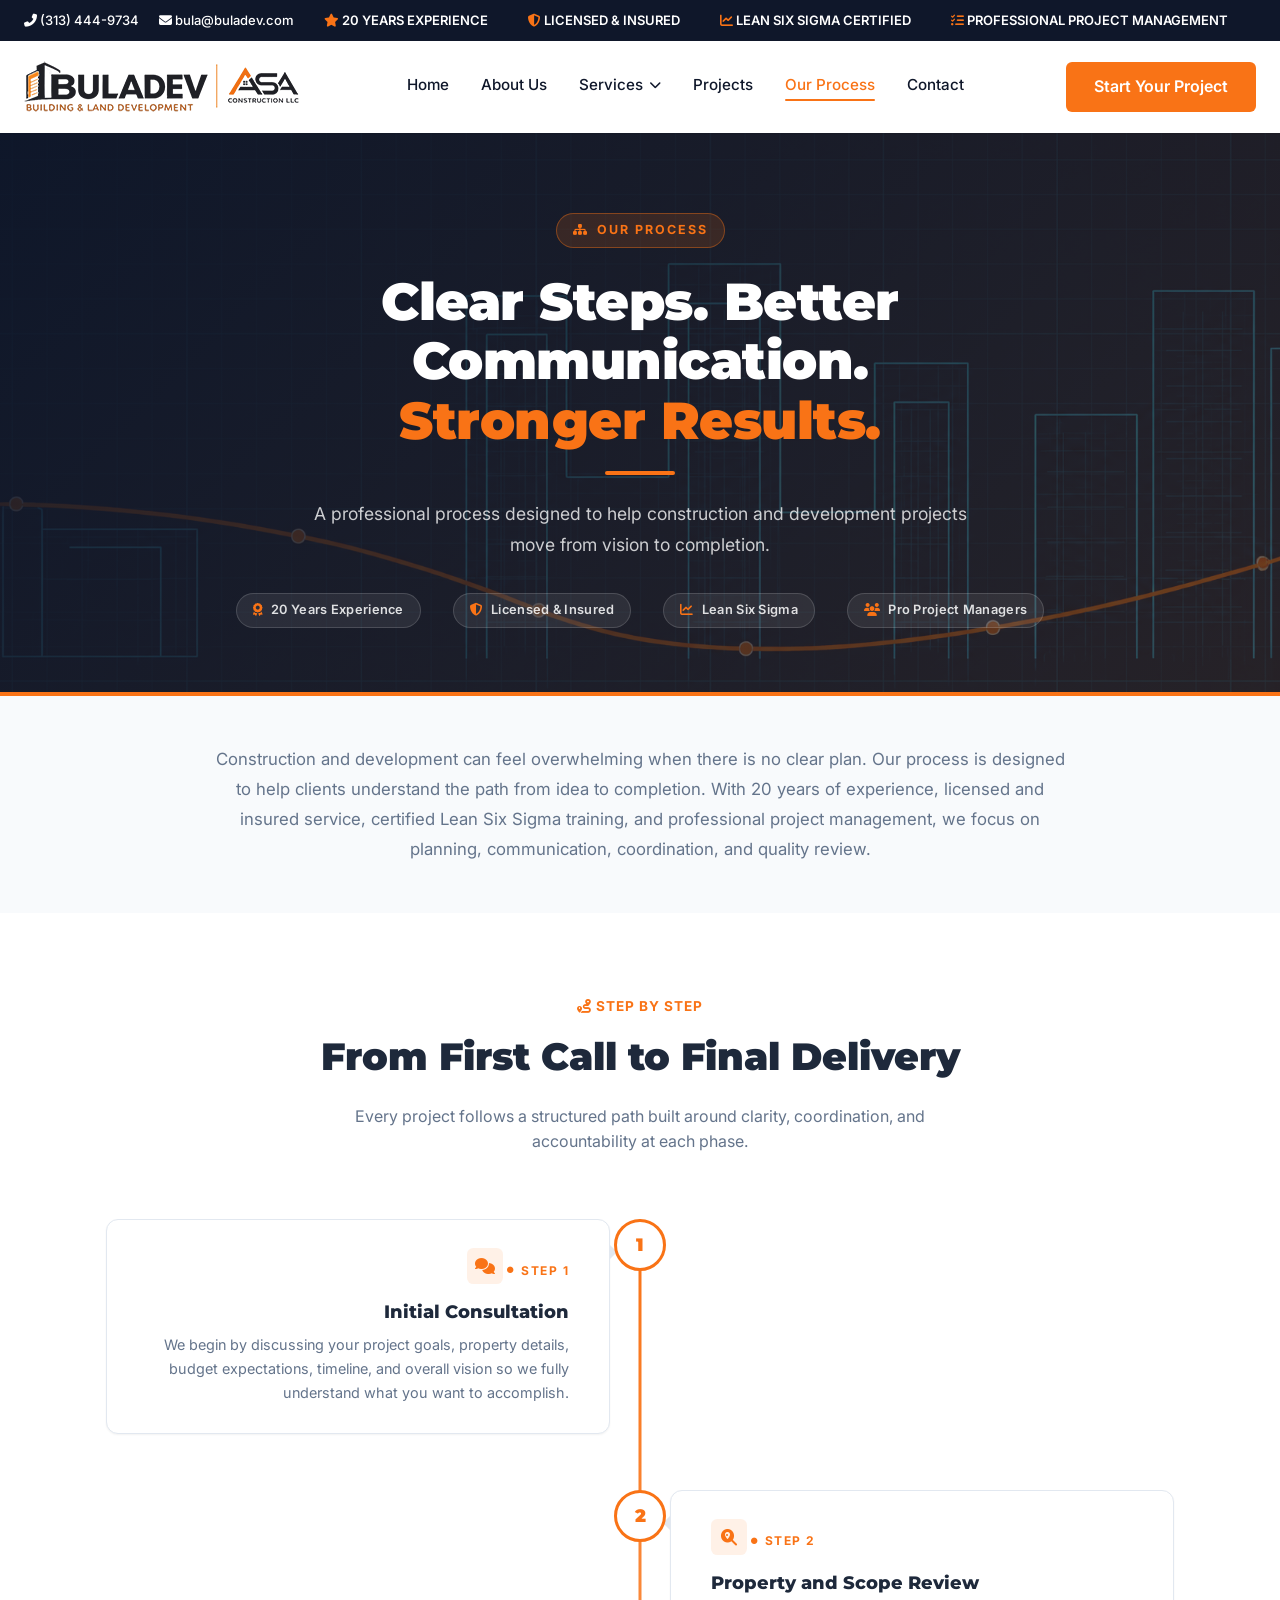
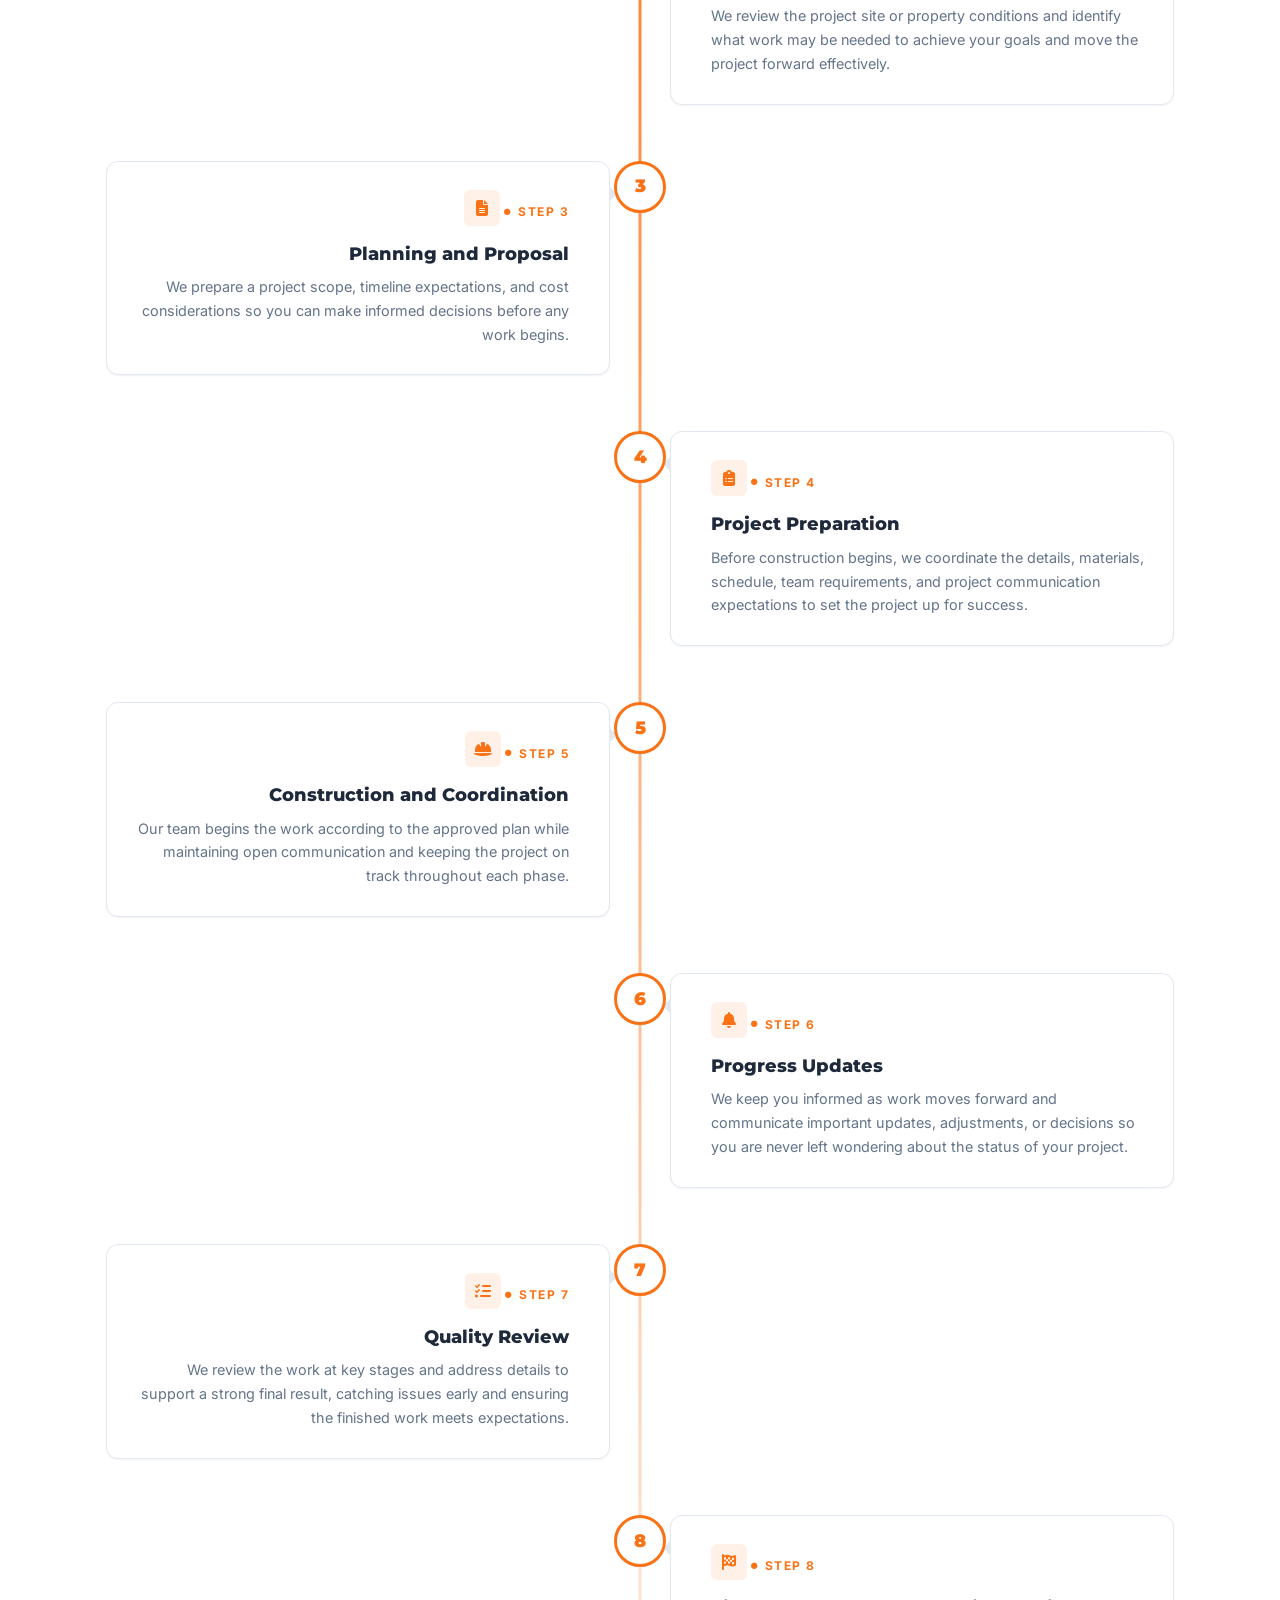
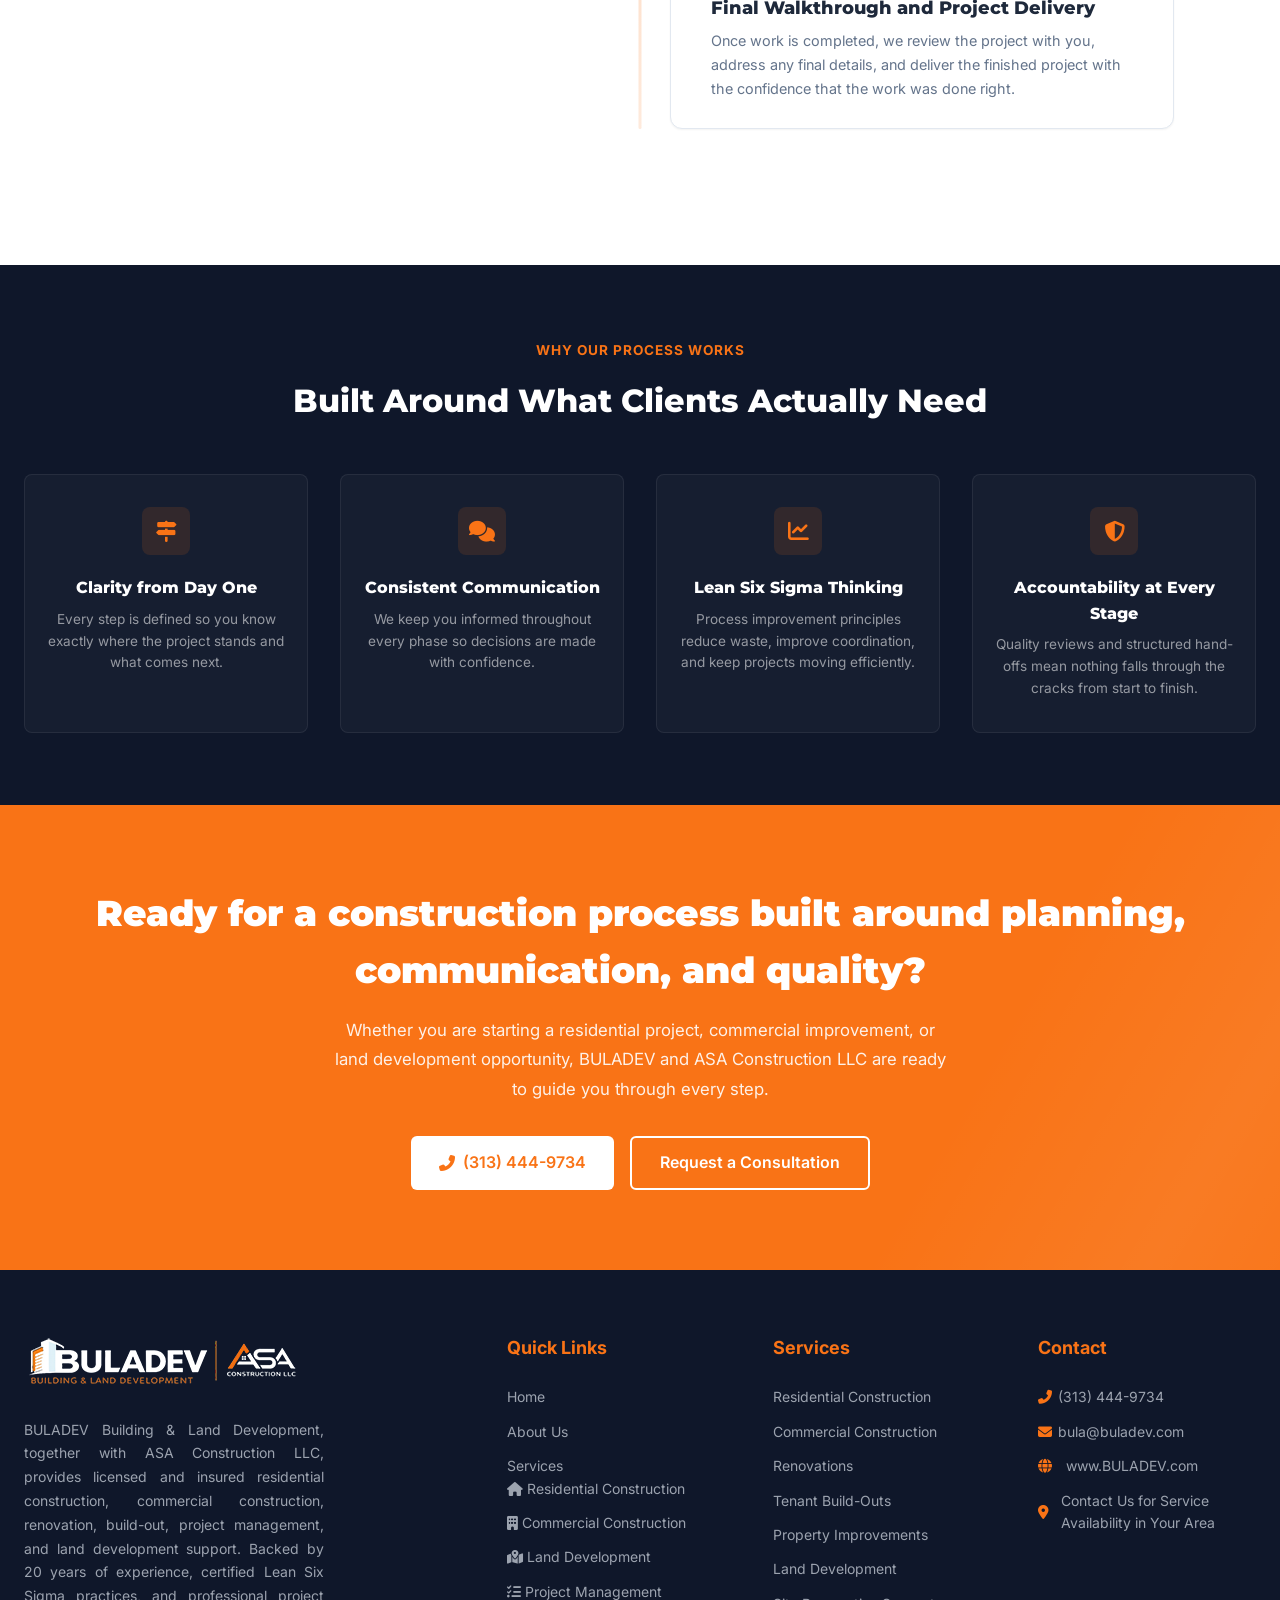
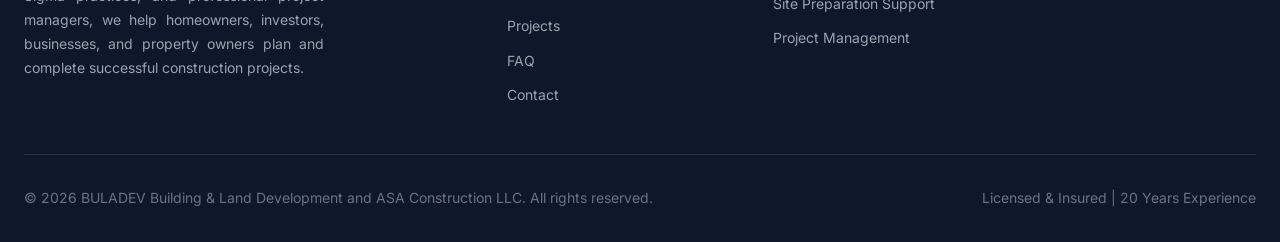
<file: process.html>
<!DOCTYPE html>
<html lang="en">
<head>
    <meta charset="UTF-8">
    <meta name="viewport" content="width=device-width, initial-scale=1.0">
    <title>Our Process | BULADEV Building & Land Development</title>
    <meta name="description" content="A professional 8-step construction process built around planning, communication, and quality results. BULADEV Building & Land Development and ASA Construction LLC.">
    <link rel="preconnect" href="https://fonts.googleapis.com">
    <link href="https://fonts.googleapis.com/css2?family=Inter:wght@300;400;500;600;700;800;900&family=Montserrat:wght@700;800;900&display=swap" rel="stylesheet">
    <link rel="stylesheet" href="https://cdnjs.cloudflare.com/ajax/libs/font-awesome/6.4.0/css/all.min.css">
<style>
/* =========================================
   Variables & Reset
   ========================================= */
:root{
    --primary-orange:#F97316;
    --primary-orange-hover:#EA580C;
    --dark-bg:#0F172A;
    --light-bg:#F8FAFC;
    --text-dark:#1E293B;
    --text-gray:#64748B;
    --text-light:#F1F5F9;
    --white:#FFFFFF;
    --border-color:#E2E8F0;
    --shadow-sm:0 1px 2px 0 rgba(0,0,0,.05);
    --shadow-md:0 4px 6px -1px rgba(0,0,0,.1),0 2px 4px -1px rgba(0,0,0,.06);
    --shadow-lg:0 10px 15px -3px rgba(0,0,0,.1),0 4px 6px -2px rgba(0,0,0,.05);
    --transition:all 0.3s ease;
    --navbar-offset:80px;
}
*{margin:0;padding:0;box-sizing:border-box;}
html{scroll-behavior:smooth;}
[id]{scroll-margin-top:var(--navbar-offset);}
body{font-family:'Inter',sans-serif;color:var(--text-dark);line-height:1.6;background:#fff;}
a{text-decoration:none;color:inherit;}
ul{list-style:none;}
img{max-width:100%;display:block;}
a:focus-visible,button:focus-visible{outline:2px solid var(--primary-orange);outline-offset:2px;}
@media(prefers-reduced-motion:reduce){
    html{scroll-behavior:auto;}
    *,*::before,*::after{transition-duration:.01ms!important;animation-duration:.01ms!important;}
}

/* =========================================
   Scroll Reveal
   ========================================= */
.reveal{opacity:0;transform:translateY(28px);transition:opacity .65s ease,transform .65s ease;}
.reveal.reveal-left{transform:translateX(-24px);}
.reveal.reveal-right{transform:translateX(24px);}
.reveal.reveal-scale{transform:scale(.95);}
.reveal.visible{opacity:1;transform:none;}

/* =========================================
   Utilities
   ========================================= */
.container{width:100%;max-width:1280px;margin:0 auto;padding:0 1.5rem;}
.text-center{text-align:center;}
.text-orange{color:var(--primary-orange);}
.section-tag{color:var(--primary-orange);font-weight:700;letter-spacing:1px;font-size:.85rem;text-transform:uppercase;}
.btn{display:inline-flex;align-items:center;justify-content:center;gap:.5rem;padding:.75rem 1.75rem;font-weight:600;border-radius:.375rem;transition:var(--transition);cursor:pointer;border:none;font-size:1rem;}
.btn-primary{background-color:var(--primary-orange);color:#fff;}
.btn-primary:hover{background-color:var(--primary-orange-hover);transform:translateY(-2px);box-shadow:0 6px 20px rgba(249,115,22,.35);}
.btn-white{background:#fff;color:var(--primary-orange);}
.btn-white:hover{background:var(--light-bg);transform:translateY(-2px);box-shadow:0 6px 18px rgba(0,0,0,.15);}
.btn-outline-white{background:transparent;color:#fff;border:2px solid #fff;}
.btn-outline-white:hover{background:#fff;color:var(--dark-bg);transform:translateY(-2px);}

/* =========================================
   Top Bar
   ========================================= */
.top-bar{background:#0F172A;color:#fff;padding:10px 0;overflow:hidden;}
.top-bar-content{display:flex;align-items:center;gap:30px;}
.top-contact{display:flex;align-items:center;gap:20px;flex-shrink:0;}
.top-contact a{color:#fff;font-size:13px;font-weight:500;transition:color .2s;}
.top-contact a:hover{color:var(--primary-orange);}
.trust-marquee{flex:1;overflow:hidden;}
.trust-track{display:flex;align-items:center;gap:40px;width:max-content;animation:marquee 30s linear infinite;}
.trust-track span{white-space:nowrap;font-size:13px;font-weight:600;}
.trust-track i{color:var(--primary-orange);}
.trust-track:hover{animation-play-state:paused;}
@keyframes marquee{0%{transform:translateX(0);}100%{transform:translateX(-50%);}}
@media(max-width:768px){.top-bar{display:none;}}

/* =========================================
   Navbar
   ========================================= */
.navbar{background:#fff;padding:1rem 0;position:sticky;top:0;z-index:100;box-shadow:var(--shadow-sm);transition:var(--transition);}
.nav-container{display:flex;justify-content:space-between;align-items:center;gap:1.5rem;}
.logo-group{width:280px;height:60px;flex-shrink:0;overflow:hidden;}
.logo-group img{width:100%;height:100%;object-fit:contain;object-position:left center;}
.nav-links{display:flex;align-items:center;gap:2rem;}
.nav-links a{font-weight:500;color:#0F172A;font-size:.95rem;position:relative;padding-bottom:4px;}
.nav-links a::after{content:'';position:absolute;bottom:0;left:0;width:0;height:2px;background:var(--primary-orange);transition:width .25s;border-radius:2px;}
.nav-links a:hover::after,.nav-links a.active::after{width:100%;}
.nav-links a:hover,.nav-links a.active{color:var(--primary-orange);}
.dropdown{position:relative;}
.dropdown-toggle{display:flex;align-items:center;gap:6px;}
.dropdown-toggle i{font-size:.75rem;transition:transform .2s;}
.dropdown:hover .dropdown-toggle i{transform:rotate(180deg);}
.dropdown-menu{position:absolute;top:100%;left:0;min-width:260px;background:#fff;border-radius:10px;box-shadow:0 10px 30px rgba(0,0,0,.12);padding:10px 0;opacity:0;visibility:hidden;transform:translateY(10px);transition:.3s;z-index:999;}
.dropdown:hover .dropdown-menu{opacity:1;visibility:visible;transform:translateY(0);}
.dropdown-menu a{display:block;padding:12px 20px;white-space:nowrap;transition:background .2s,color .2s,padding-left .2s;}
.dropdown-menu a:hover{background:var(--light-bg);color:var(--primary-orange);padding-left:28px;}
.mobile-menu-btn{display:none;background:none;border:none;font-size:1.5rem;cursor:pointer;color:var(--text-dark);transition:color .2s;}
.mobile-menu-btn:hover{color:var(--primary-orange);}
.mobile-menu-overlay{position:fixed;inset:0;background:rgba(15,23,42,.5);z-index:999;opacity:0;visibility:hidden;transition:opacity .3s,visibility .3s;}
.mobile-menu-overlay.active{opacity:1;visibility:visible;}
.mobile-menu{position:fixed;top:0;right:-100%;width:80%;max-width:300px;height:100vh;background:#fff;z-index:1000;padding:2rem;display:flex;flex-direction:column;gap:1.25rem;box-shadow:-5px 0 15px rgba(0,0,0,.1);transition:right .3s;overflow-y:auto;}
.mobile-menu.active{right:0;}
.mobile-menu a{font-size:1.05rem;font-weight:600;color:var(--text-dark);transition:color .2s;}
.mobile-menu a.active,.mobile-menu a:hover{color:var(--primary-orange);}
.mobile-submenu{display:flex;flex-direction:column;gap:.9rem;padding-left:1rem;margin-top:-.5rem;border-left:2px solid var(--border-color);}
.mobile-submenu a{font-size:.9rem;font-weight:500;color:var(--text-gray);}
.close-menu-btn{align-self:flex-end;background:none;border:none;font-size:1.5rem;cursor:pointer;transition:color .2s,transform .2s;}
.close-menu-btn:hover{color:var(--primary-orange);transform:rotate(90deg);}

/* =========================================
   Page Hero
   ========================================= */
.page-hero{
    position:relative;
    width:100%;
    min-height:520px;
    display:flex;
    align-items:center;
    justify-content:center;
    overflow:hidden;
    background:#0F172A;
}
.hero-bg-img{
    position:absolute;
    inset:0;
    background-image:url('img/process-hero.png');
    background-size:cover;
    background-position:center 30%;
    opacity:.35;
    transition:transform 10s ease;
}
.page-hero:hover .hero-bg-img{transform:scale(1.04);}
.hero-overlay{
    position:absolute;
    inset:0;
    background:linear-gradient(135deg,rgba(15,23,42,.9) 0%,rgba(249,115,22,.12) 100%);
}
.hero-inner{
    position:relative;
    z-index:2;
    text-align:center;
    padding:5rem 1.5rem 4rem;
    max-width:860px;
}
.hero-eyebrow{
    display:inline-flex;
    align-items:center;
    gap:.5rem;
    background:rgba(249,115,22,.15);
    border:1px solid rgba(249,115,22,.4);
    color:var(--primary-orange);
    font-weight:700;
    font-size:.78rem;
    letter-spacing:2px;
    text-transform:uppercase;
    padding:.4rem 1rem;
    border-radius:999px;
    margin-bottom:1.5rem;
    animation:fadeDown .7s ease both;
}
.hero-inner h1{
    font-family:'Montserrat',sans-serif;
    font-size:clamp(1.8rem,4.5vw,3.25rem);
    font-weight:900;
    color:#fff;
    line-height:1.15;
    letter-spacing:-.5px;
    margin-bottom:1.25rem;
    animation:fadeDown .7s .1s ease both;
}
.hero-inner h1 span{color:var(--primary-orange);}
.hero-divider{
    width:70px;height:4px;
    background:var(--primary-orange);
    border-radius:2px;
    margin:.5rem auto 1.5rem;
    animation:lineGrow .6s .3s ease both;
}
@keyframes lineGrow{from{width:0;opacity:0;}to{width:70px;opacity:1;}}
.hero-inner p{
    color:rgba(255,255,255,.78);
    font-size:1.1rem;
    line-height:1.75;
    max-width:680px;
    margin:0 auto 2rem;
    animation:fadeUp .7s .2s ease both;
}
.hero-trust{
    display:flex;
    justify-content:center;
    gap:2rem;
    flex-wrap:wrap;
    animation:fadeUp .7s .35s ease both;
}
.trust-pill{
    display:inline-flex;
    align-items:center;
    gap:.5rem;
    background:rgba(255,255,255,.08);
    border:1px solid rgba(255,255,255,.15);
    color:rgba(255,255,255,.85);
    font-size:.8rem;
    font-weight:600;
    padding:.4rem 1rem;
    border-radius:999px;
    letter-spacing:.3px;
}
.trust-pill i{color:var(--primary-orange);}
@keyframes fadeDown{from{opacity:0;transform:translateY(-14px);}to{opacity:1;transform:translateY(0);}}
@keyframes fadeUp{from{opacity:0;transform:translateY(14px);}to{opacity:1;transform:translateY(0);}}

/* =========================================
   Intro Strip
   ========================================= */
.intro-strip{
    background:var(--light-bg);
    border-top:4px solid var(--primary-orange);
    padding:3rem 0;
    text-align:center;
}
.intro-strip p{
    font-size:1.05rem;
    color:var(--text-gray);
    max-width:860px;
    margin:0 auto;
    line-height:1.8;
}

/* =========================================
   Process Timeline Section
   ========================================= */
.process-section{padding:5rem 0;background:#fff;}
.process-header{
    text-align:center;
    margin-bottom:4rem;
}
.process-header h2{
    font-family:'Montserrat',sans-serif;
    font-size:clamp(1.75rem,3vw,2.5rem);
    font-weight:900;
    color:var(--text-dark);
    margin:.5rem 0 1rem;
}
.process-header p{color:var(--text-gray);font-size:1rem;max-width:650px;margin:0 auto;}

/* Timeline layout */
.timeline{
    position:relative;
    max-width:1100px;
    margin:0 auto;
    padding:0 1rem;
}

/* Vertical center line */
.timeline::before{
    content:'';
    position:absolute;
    top:0;bottom:0;
    left:50%;
    transform:translateX(-50%);
    width:3px;
    background:linear-gradient(to bottom,var(--primary-orange) 0%,rgba(249,115,22,.15) 100%);
    border-radius:3px;
}

.timeline-item{
    display:grid;
    grid-template-columns:1fr 60px 1fr;
    gap:0;
    align-items:start;
    margin-bottom:3.5rem;
    position:relative;
}

/* Left-side items */
.timeline-item.left .timeline-content{
    grid-column:1;
    text-align:right;
    padding-right:2.5rem;
}
.timeline-item.left .timeline-node{grid-column:2;}
.timeline-item.left .timeline-spacer{grid-column:3;}

/* Right-side items */
.timeline-item.right .timeline-spacer{grid-column:1;}
.timeline-item.right .timeline-node{grid-column:2;}
.timeline-item.right .timeline-content{
    grid-column:3;
    text-align:left;
    padding-left:2.5rem;
}

/* Center node */
.timeline-node{
    display:flex;
    flex-direction:column;
    align-items:center;
    z-index:1;
}
.node-circle{
    width:52px;
    height:52px;
    background:#fff;
    border:3px solid var(--primary-orange);
    border-radius:50%;
    display:flex;
    align-items:center;
    justify-content:center;
    font-family:'Montserrat',sans-serif;
    font-size:1.1rem;
    font-weight:900;
    color:var(--primary-orange);
    transition:background .3s,color .3s,transform .3s,box-shadow .3s;
    flex-shrink:0;
}
.timeline-item:hover .node-circle{
    background:var(--primary-orange);
    color:#fff;
    transform:scale(1.15);
    box-shadow:0 0 0 8px rgba(249,115,22,.15);
}

/* Content card */
.timeline-content{
    background:#fff;
    border:1px solid var(--border-color);
    border-radius:.75rem;
    padding:1.75rem;
    box-shadow:var(--shadow-sm);
    transition:transform .3s,box-shadow .3s,border-color .3s;
    position:relative;
}
.timeline-content:hover{
    transform:translateY(-4px);
    box-shadow:0 16px 40px rgba(0,0,0,.1);
    border-color:rgba(249,115,22,.3);
}
.step-label{
    display:inline-flex;
    align-items:center;
    gap:.4rem;
    color:var(--primary-orange);
    font-size:.75rem;
    font-weight:700;
    letter-spacing:1.5px;
    text-transform:uppercase;
    margin-bottom:.6rem;
}
.timeline-content h3{
    font-family:'Montserrat',sans-serif;
    font-size:1.15rem;
    font-weight:800;
    color:var(--text-dark);
    margin-bottom:.6rem;
    line-height:1.3;
}
.timeline-content p{
    color:var(--text-gray);
    font-size:.9rem;
    line-height:1.65;
    margin:0;
}
/* Arrow pointing to center line */
.timeline-item.left .timeline-content::after{
    content:'';
    position:absolute;
    top:1.5rem;right:-8px;
    width:0;height:0;
    border-top:8px solid transparent;
    border-bottom:8px solid transparent;
    border-left:8px solid var(--border-color);
}
.timeline-item.right .timeline-content::before{
    content:'';
    position:absolute;
    top:1.5rem;left:-8px;
    width:0;height:0;
    border-top:8px solid transparent;
    border-bottom:8px solid transparent;
    border-right:8px solid var(--border-color);
}

/* Step icon badge */
.step-icon{
    width:2.25rem;height:2.25rem;
    background:rgba(249,115,22,.1);
    border-radius:.4rem;
    display:inline-flex;
    align-items:center;
    justify-content:center;
    color:var(--primary-orange);
    font-size:1rem;
    margin-bottom:1rem;
    transition:background .3s,transform .3s;
}
.timeline-content:hover .step-icon{
    background:var(--primary-orange);
    color:#fff;
    transform:scale(1.1) rotate(-5deg);
}

/* Mobile: single column */
@media(max-width:768px){
    .timeline::before{left:24px;transform:none;}
    .timeline-item{
        grid-template-columns:48px 1fr;
        grid-template-rows:auto;
        margin-bottom:2.5rem;
    }
    .timeline-item.left .timeline-content,
    .timeline-item.right .timeline-content{
        grid-column:2;
        text-align:left;
        padding-left:1.25rem;
        padding-right:1.25rem;
    }
    .timeline-item.left .timeline-content::after{display:none;}
    .timeline-item.right .timeline-content::before{display:none;}
    .timeline-item.left .timeline-node,
    .timeline-item.right .timeline-node{grid-column:1;grid-row:1;}
    .timeline-item.left .timeline-spacer,
    .timeline-item.right .timeline-spacer{display:none;}
    .node-circle{width:40px;height:40px;font-size:.9rem;}
}

/* =========================================
   Why It Works Strip
   ========================================= */
.why-strip{
    background:var(--dark-bg);
    padding:4.5rem 0;
}
.why-grid{
    display:grid;
    grid-template-columns:repeat(4,1fr);
    gap:2rem;
}
.why-card{
    text-align:center;
    padding:2rem 1.25rem;
    border-radius:.5rem;
    border:1px solid rgba(255,255,255,.07);
    background:rgba(255,255,255,.03);
    transition:background .3s,transform .3s;
}
.why-card:hover{background:rgba(255,255,255,.07);transform:translateY(-4px);}
.why-icon{
    width:3rem;height:3rem;
    background:rgba(249,115,22,.12);
    border-radius:.5rem;
    display:flex;
    align-items:center;
    justify-content:center;
    color:var(--primary-orange);
    font-size:1.3rem;
    margin:0 auto 1.25rem;
    transition:background .3s,transform .3s;
}
.why-card:hover .why-icon{background:var(--primary-orange);color:#fff;transform:scale(1.1) rotate(-5deg);}
.why-card h3{font-family:'Montserrat',sans-serif;font-size:1rem;font-weight:800;color:#fff;margin-bottom:.5rem;}
.why-card p{font-size:.85rem;color:rgba(255,255,255,.55);margin:0;line-height:1.6;}
@media(max-width:1024px){.why-grid{grid-template-columns:repeat(2,1fr);}}
@media(max-width:640px){.why-grid{grid-template-columns:1fr;}}

/* =========================================
   CTA
   ========================================= */
.cta-section{
    background:var(--primary-orange);
    color:#fff;
    padding:5rem 0;
    text-align:center;
    position:relative;
    overflow:hidden;
}
.cta-section::before{
    content:'';position:absolute;inset:0;
    background:linear-gradient(120deg,transparent 40%,rgba(255,255,255,.06) 50%,transparent 60%);
    background-size:200% 100%;
    animation:shimmer 3s linear infinite;
}
@keyframes shimmer{0%{background-position:200% 0;}100%{background-position:-200% 0;}}
.cta-section h2{font-family:'Montserrat',sans-serif;font-size:clamp(1.5rem,3vw,2.25rem);font-weight:900;margin-bottom:1rem;position:relative;}
.cta-section p{font-size:1.05rem;opacity:.9;max-width:620px;margin:0 auto 2rem;position:relative;line-height:1.75;}
.cta-buttons{display:flex;justify-content:center;gap:1rem;flex-wrap:wrap;position:relative;}

/* =========================================
   Footer
   ========================================= */
.footer{background:var(--dark-bg);color:var(--text-light);padding:4rem 0 2rem;}
.footer-grid{display:grid;grid-template-columns:2fr 1fr 1fr 1fr;gap:3rem;margin-bottom:3rem;}
.footer-logo-wrap{width:280px;height:60px;overflow:hidden;}
.footer-logo-wrap img{width:100%;height:100%;object-fit:contain;object-position:left center;}
.footer-desc{color:#9CA3AF;margin-top:1.5rem;font-size:.875rem;max-width:300px;line-height:1.7;text-align:justify;}
.footer-col h4{color:var(--primary-orange);font-size:1.125rem;font-weight:700;margin-bottom:1.5rem;}
.footer-col ul{display:flex;flex-direction:column;gap:.75rem;}
.footer-col ul a,.footer-col ul li{color:#9CA3AF;font-size:.875rem;transition:color .2s,padding-left .2s;}
.footer-col ul a:hover{color:#fff;padding-left:4px;}
.contact-list li{display:flex;align-items:center;gap:.75rem;}
.contact-list i{color:var(--primary-orange);width:1rem;}
.footer-bottom{border-top:1px solid rgba(255,255,255,.1);padding-top:2rem;display:flex;justify-content:space-between;color:#6B7280;font-size:.875rem;}
@media(max-width:1024px){.footer-grid{grid-template-columns:1fr 1fr;}}
@media(max-width:768px){
    .nav-links,.nav-cta{display:none;}
    .mobile-menu-btn{display:block;}
    .footer-grid{grid-template-columns:1fr;gap:2rem;}
    .footer-bottom{flex-direction:column;gap:1rem;text-align:center;}
}
</style>
</head>
<body>

<!-- Top Bar -->
<div class="top-bar">
    <div class="container top-bar-content">
        <div class="top-contact">
            <a href="tel:3134449734"><i class="fas fa-phone-alt"></i> (313) 444-9734</a>
            <a href="mailto:bula@buladev.com"><i class="fas fa-envelope"></i> bula@buladev.com</a>
        </div>
        <div class="trust-marquee">
            <div class="trust-track">
                <span><i class="fas fa-star"></i> 20 YEARS EXPERIENCE</span>
                <span><i class="fas fa-shield-alt"></i> LICENSED &amp; INSURED</span>
                <span><i class="fas fa-chart-line"></i> LEAN SIX SIGMA CERTIFIED</span>
                <span><i class="fas fa-tasks"></i> PROFESSIONAL PROJECT MANAGEMENT</span>
                <span><i class="fas fa-star"></i> 20 YEARS EXPERIENCE</span>
                <span><i class="fas fa-shield-alt"></i> LICENSED &amp; INSURED</span>
                <span><i class="fas fa-chart-line"></i> LEAN SIX SIGMA CERTIFIED</span>
                <span><i class="fas fa-tasks"></i> PROFESSIONAL PROJECT MANAGEMENT</span>
            </div>
        </div>
    </div>
</div>

<!-- Navbar -->
<header class="navbar" id="navbar">
    <div class="container nav-container">
        <div class="logo-group">
            <img src="img/header logo.png" alt="BULADEV Logo">
        </div>
        <nav class="nav-links">
            <a href="index.html">Home</a>
            <a href="about.html">About Us</a>
            <div class="dropdown">
                <a href="services.html" class="dropdown-toggle">Services <i class="fas fa-chevron-down"></i></a>
                <div class="dropdown-menu">
                    <a href="residential-construction.html">Residential Construction</a>
                    <a href="commercial.html">Commercial Construction</a>
                    <a href="land-development.html">Land Development</a>
                    <a href="project-management.html">Project Management</a>
                </div>
            </div>
            <a href="portfolio.html">Projects</a>
            <a href="process.html" class="active">Our Process</a>
            <a href="contact.html">Contact</a>
        </nav>
        <a href="contact.html" class="btn btn-primary nav-cta">Start Your Project</a>
        <button class="mobile-menu-btn" id="mobile-menu-btn" aria-label="Open menu" aria-expanded="false"><i class="fas fa-bars"></i></button>
    </div>
</header>

<div class="mobile-menu-overlay" id="mobile-menu-overlay"></div>
<div class="mobile-menu" id="mobile-menu">
    <button class="close-menu-btn" id="close-menu-btn" aria-label="Close menu"><i class="fas fa-times"></i></button>
    <a href="index.html">Home</a>
    <a href="about.html">About Us</a>
    <a href="services.html">Services</a>
    <div class="mobile-submenu">
        <a href="residential-construction.html">Residential Construction</a>
        <a href="commercial.html">Commercial Construction</a>
        <a href="land-development.html">Land Development</a>
        <a href="project-management.html">Project Management</a>
    </div>
    <a href="portfolio.html">Projects</a>
    <a href="process.html" class="active">Our Process</a>
    <a href="contact.html">Contact</a>
    <a href="contact.html" class="btn btn-primary">Start Your Project</a>
</div>

<main>

<!-- ========== HERO ========== -->
<section class="page-hero">
    <div class="hero-bg-img"></div>
    <div class="hero-overlay"></div>
    <div class="hero-inner">
        <div class="hero-eyebrow"><i class="fas fa-sitemap"></i> Our Process</div>
        <h1>Clear Steps. Better Communication.<br><span>Stronger Results.</span></h1>
        <div class="hero-divider"></div>
        <p>A professional process designed to help construction and development projects move from vision to completion.</p>
        <div class="hero-trust">
            <span class="trust-pill"><i class="fas fa-award"></i> 20 Years Experience</span>
            <span class="trust-pill"><i class="fas fa-shield-alt"></i> Licensed &amp; Insured</span>
            <span class="trust-pill"><i class="fas fa-chart-line"></i> Lean Six Sigma</span>
            <span class="trust-pill"><i class="fas fa-users"></i> Pro Project Managers</span>
        </div>
    </div>
</section>

<!-- ========== INTRO STRIP ========== -->
<div class="intro-strip">
    <div class="container">
        <p>Construction and development can feel overwhelming when there is no clear plan. Our process is designed to help clients understand the path from idea to completion. With 20 years of experience, licensed and insured service, certified Lean Six Sigma training, and professional project management, we focus on planning, communication, coordination, and quality review.</p>
    </div>
</div>

<!-- ========== TIMELINE STEPS ========== -->
<section class="process-section">
    <div class="container">
        <div class="process-header reveal">
            <span class="section-tag"><i class="fas fa-route"></i> Step by Step</span>
            <h2>From First Call to Final Delivery</h2>
            <p>Every project follows a structured path built around clarity, coordination, and accountability at each phase.</p>
        </div>

        <div class="timeline">

            <!-- Step 1 — Left -->
            <div class="timeline-item left reveal reveal-left" style="transition-delay:0ms">
                <div class="timeline-content">
                    <div class="step-icon"><i class="fas fa-comments"></i></div>
                    <div class="step-label"><i class="fas fa-circle" style="font-size:.4rem"></i> Step 1</div>
                    <h3>Initial Consultation</h3>
                    <p>We begin by discussing your project goals, property details, budget expectations, timeline, and overall vision so we fully understand what you want to accomplish.</p>
                </div>
                <div class="timeline-node">
                    <div class="node-circle">1</div>
                </div>
                <div class="timeline-spacer"></div>
            </div>

            <!-- Step 2 — Right -->
            <div class="timeline-item right reveal reveal-right" style="transition-delay:80ms">
                <div class="timeline-spacer"></div>
                <div class="timeline-node">
                    <div class="node-circle">2</div>
                </div>
                <div class="timeline-content">
                    <div class="step-icon"><i class="fas fa-search-location"></i></div>
                    <div class="step-label"><i class="fas fa-circle" style="font-size:.4rem"></i> Step 2</div>
                    <h3>Property and Scope Review</h3>
                    <p>We review the project site or property conditions and identify what work may be needed to achieve your goals and move the project forward effectively.</p>
                </div>
            </div>

            <!-- Step 3 — Left -->
            <div class="timeline-item left reveal reveal-left" style="transition-delay:160ms">
                <div class="timeline-content">
                    <div class="step-icon"><i class="fas fa-file-alt"></i></div>
                    <div class="step-label"><i class="fas fa-circle" style="font-size:.4rem"></i> Step 3</div>
                    <h3>Planning and Proposal</h3>
                    <p>We prepare a project scope, timeline expectations, and cost considerations so you can make informed decisions before any work begins.</p>
                </div>
                <div class="timeline-node">
                    <div class="node-circle">3</div>
                </div>
                <div class="timeline-spacer"></div>
            </div>

            <!-- Step 4 — Right -->
            <div class="timeline-item right reveal reveal-right" style="transition-delay:240ms">
                <div class="timeline-spacer"></div>
                <div class="timeline-node">
                    <div class="node-circle">4</div>
                </div>
                <div class="timeline-content">
                    <div class="step-icon"><i class="fas fa-clipboard-list"></i></div>
                    <div class="step-label"><i class="fas fa-circle" style="font-size:.4rem"></i> Step 4</div>
                    <h3>Project Preparation</h3>
                    <p>Before construction begins, we coordinate the details, materials, schedule, team requirements, and project communication expectations to set the project up for success.</p>
                </div>
            </div>

            <!-- Step 5 — Left -->
            <div class="timeline-item left reveal reveal-left" style="transition-delay:320ms">
                <div class="timeline-content">
                    <div class="step-icon"><i class="fas fa-hard-hat"></i></div>
                    <div class="step-label"><i class="fas fa-circle" style="font-size:.4rem"></i> Step 5</div>
                    <h3>Construction and Coordination</h3>
                    <p>Our team begins the work according to the approved plan while maintaining open communication and keeping the project on track throughout each phase.</p>
                </div>
                <div class="timeline-node">
                    <div class="node-circle">5</div>
                </div>
                <div class="timeline-spacer"></div>
            </div>

            <!-- Step 6 — Right -->
            <div class="timeline-item right reveal reveal-right" style="transition-delay:400ms">
                <div class="timeline-spacer"></div>
                <div class="timeline-node">
                    <div class="node-circle">6</div>
                </div>
                <div class="timeline-content">
                    <div class="step-icon"><i class="fas fa-bell"></i></div>
                    <div class="step-label"><i class="fas fa-circle" style="font-size:.4rem"></i> Step 6</div>
                    <h3>Progress Updates</h3>
                    <p>We keep you informed as work moves forward and communicate important updates, adjustments, or decisions so you are never left wondering about the status of your project.</p>
                </div>
            </div>

            <!-- Step 7 — Left -->
            <div class="timeline-item left reveal reveal-left" style="transition-delay:480ms">
                <div class="timeline-content">
                    <div class="step-icon"><i class="fas fa-tasks"></i></div>
                    <div class="step-label"><i class="fas fa-circle" style="font-size:.4rem"></i> Step 7</div>
                    <h3>Quality Review</h3>
                    <p>We review the work at key stages and address details to support a strong final result, catching issues early and ensuring the finished work meets expectations.</p>
                </div>
                <div class="timeline-node">
                    <div class="node-circle">7</div>
                </div>
                <div class="timeline-spacer"></div>
            </div>

            <!-- Step 8 — Right -->
            <div class="timeline-item right reveal reveal-right" style="transition-delay:560ms">
                <div class="timeline-spacer"></div>
                <div class="timeline-node">
                    <div class="node-circle">8</div>
                </div>
                <div class="timeline-content">
                    <div class="step-icon"><i class="fas fa-flag-checkered"></i></div>
                    <div class="step-label"><i class="fas fa-circle" style="font-size:.4rem"></i> Step 8</div>
                    <h3>Final Walkthrough and Project Delivery</h3>
                    <p>Once work is completed, we review the project with you, address any final details, and deliver the finished project with the confidence that the work was done right.</p>
                </div>
            </div>

        </div><!-- /timeline -->
    </div>
</section>

<!-- ========== WHY IT WORKS STRIP ========== -->
<section class="why-strip">
    <div class="container">
        <div style="text-align:center;margin-bottom:3rem;" class="reveal">
            <span class="section-tag" style="color:var(--primary-orange);">Why Our Process Works</span>
            <h2 style="font-family:'Montserrat',sans-serif;font-size:clamp(1.5rem,2.5vw,2rem);font-weight:800;color:#fff;margin-top:.75rem;">Built Around What Clients Actually Need</h2>
        </div>
        <div class="why-grid">
            <div class="why-card reveal" style="transition-delay:0ms">
                <div class="why-icon"><i class="fas fa-map-signs"></i></div>
                <h3>Clarity from Day One</h3>
                <p>Every step is defined so you know exactly where the project stands and what comes next.</p>
            </div>
            <div class="why-card reveal" style="transition-delay:90ms">
                <div class="why-icon"><i class="fas fa-comments"></i></div>
                <h3>Consistent Communication</h3>
                <p>We keep you informed throughout every phase so decisions are made with confidence.</p>
            </div>
            <div class="why-card reveal" style="transition-delay:180ms">
                <div class="why-icon"><i class="fas fa-chart-line"></i></div>
                <h3>Lean Six Sigma Thinking</h3>
                <p>Process improvement principles reduce waste, improve coordination, and keep projects moving efficiently.</p>
            </div>
            <div class="why-card reveal" style="transition-delay:270ms">
                <div class="why-icon"><i class="fas fa-shield-alt"></i></div>
                <h3>Accountability at Every Stage</h3>
                <p>Quality reviews and structured hand-offs mean nothing falls through the cracks from start to finish.</p>
            </div>
        </div>
    </div>
</section>

<!-- ========== CTA ========== -->
<section class="cta-section">
    <div class="container">
        <h2>Ready for a construction process built around planning, communication, and quality?</h2>
        <p>Whether you are starting a residential project, commercial improvement, or land development opportunity, BULADEV and ASA Construction LLC are ready to guide you through every step.</p>
        <div class="cta-buttons">
            <a href="tel:3134449734" class="btn btn-white"><i class="fas fa-phone-alt"></i> (313) 444-9734</a>
            <a href="contact.html" class="btn btn-outline-white">Request a Consultation</a>
        </div>
    </div>
</section>

</main>

<!-- Footer -->
    <footer class="footer">
        <div class="container">
            <div class="footer-grid">
                <div class="footer-col footer-about">
                   <div class="logo-group">
                <img href="#home" src="img/footer logo.png" alt="BULADEV Logo">
            </div>
                    <p class="footer-desc">BULADEV Building & Land Development, together with ASA Construction LLC, provides licensed and insured residential construction, commercial construction, renovation, build-out, project management, and land development support. Backed by 20 years of experience, certified Lean Six Sigma practices, and professional project managers, we help homeowners, investors, businesses, and property owners plan and complete successful construction projects.</p>
                </div>

                <div class="footer-col">
                    <h4>Quick Links</h4>
                    <ul>
                       <li><a href="#home">Home</a></li>
                        <li><a href="about.html">About Us</a></li>
                        <li class="dropdown">
        <a href="services.html">Services</a>

        <ul class="submenu">
            <li><a href="residential-construction.html"><i class="fas fa-home"></i> Residential Construction</a></li>
            <li><a href="commercial.html"><i class="fas fa-building"></i> Commercial Construction</a></li>
            <li><a href="land-development.html"><i class="fas fa-map-marked-alt"></i> Land Development</a></li>
            <li><a href="project-management.html"><i class="fas fa-tasks"></i> Project Management</a></li>
        </ul>
        
    </li>
                        <li><a href="portfolio.html">Projects</a></li>
                         <li><a href="#faq">FAQ</a></li>
                        <li><a href="contact.html">Contact</a></li>
                    </ul>
                </div>

                <div class="footer-col">
                    <h4>Services</h4>
                    <ul>
                        <li><a href="residential-construction.html">Residential Construction</a></li>
                        <li><a href="commercial.html">Commercial Construction</a></li>
                        <li><a href="land-development.html">Renovations</a></li>
                        <li><a href="project-management.html">Tenant Build-Outs</a></li>
                        <li><a href="residential-construction.html">Property Improvements</a></li>
                        <li><a href="land-development.html">Land Development</a></li>
                        <li><a href="contact.html">Site Preparation Support</a></li>
                        <li><a href="project-management.html">Project Management</a></li>
                    </ul>
                </div>

                <div class="footer-col">
                    <h4>Contact</h4>
                    <ul class="contact-list">

                    <a href="tel:3134449734"><i class="fas fa-phone-alt"></i> (313) 444-9734</a>
                    <a href="mailto:bula@buladev.com"><i class="fas fa-envelope"></i> bula@buladev.com</a>
                    <a href="www.BULADEV.com"><li><i class="fas fa-globe"></i> www.BULADEV.com</li></a>
                    <li><i class="fa-solid fa-location-dot"></i> Contact Us for Service Availability in Your Area</li>
                    </ul>
                </div>
            </div>

            <div class="footer-bottom">
                <p>&copy; <span id="current-year">2026</span> BULADEV Building & Land Development and ASA Construction LLC. All rights reserved.</p>
                <p>Licensed & Insured | 20 Years Experience</p>
            </div>
        </div>
    </footer>

<script>
(function(){
    const btn=document.getElementById('mobile-menu-btn');
    const menu=document.getElementById('mobile-menu');
    const overlay=document.getElementById('mobile-menu-overlay');
    const close=document.getElementById('close-menu-btn');
    function openMenu(){menu.classList.add('active');overlay.classList.add('active');btn.setAttribute('aria-expanded','true');document.body.style.overflow='hidden';}
    function closeMenu(){menu.classList.remove('active');overlay.classList.remove('active');btn.setAttribute('aria-expanded','false');document.body.style.overflow='';}
    if(btn)btn.addEventListener('click',openMenu);
    if(close)close.addEventListener('click',closeMenu);
    if(overlay)overlay.addEventListener('click',closeMenu);
    document.querySelectorAll('.mobile-menu a').forEach(a=>a.addEventListener('click',closeMenu));
})();
(function(){
    const nb=document.getElementById('navbar');
    if(!nb)return;
    window.addEventListener('scroll',()=>{nb.style.boxShadow=window.scrollY>10?'0 4px 20px rgba(0,0,0,.1)':'0 1px 2px rgba(0,0,0,.05)';}),{passive:true};
})();
(function(){
    const io=new IntersectionObserver(entries=>{
        entries.forEach(e=>{if(e.isIntersecting){e.target.classList.add('visible');io.unobserve(e.target);}}); 
    },{threshold:0.1});
    document.querySelectorAll('.reveal').forEach(el=>io.observe(el));
})();
document.getElementById('current-year').textContent=new Date().getFullYear();
</script>
</body>
</html>
</file>
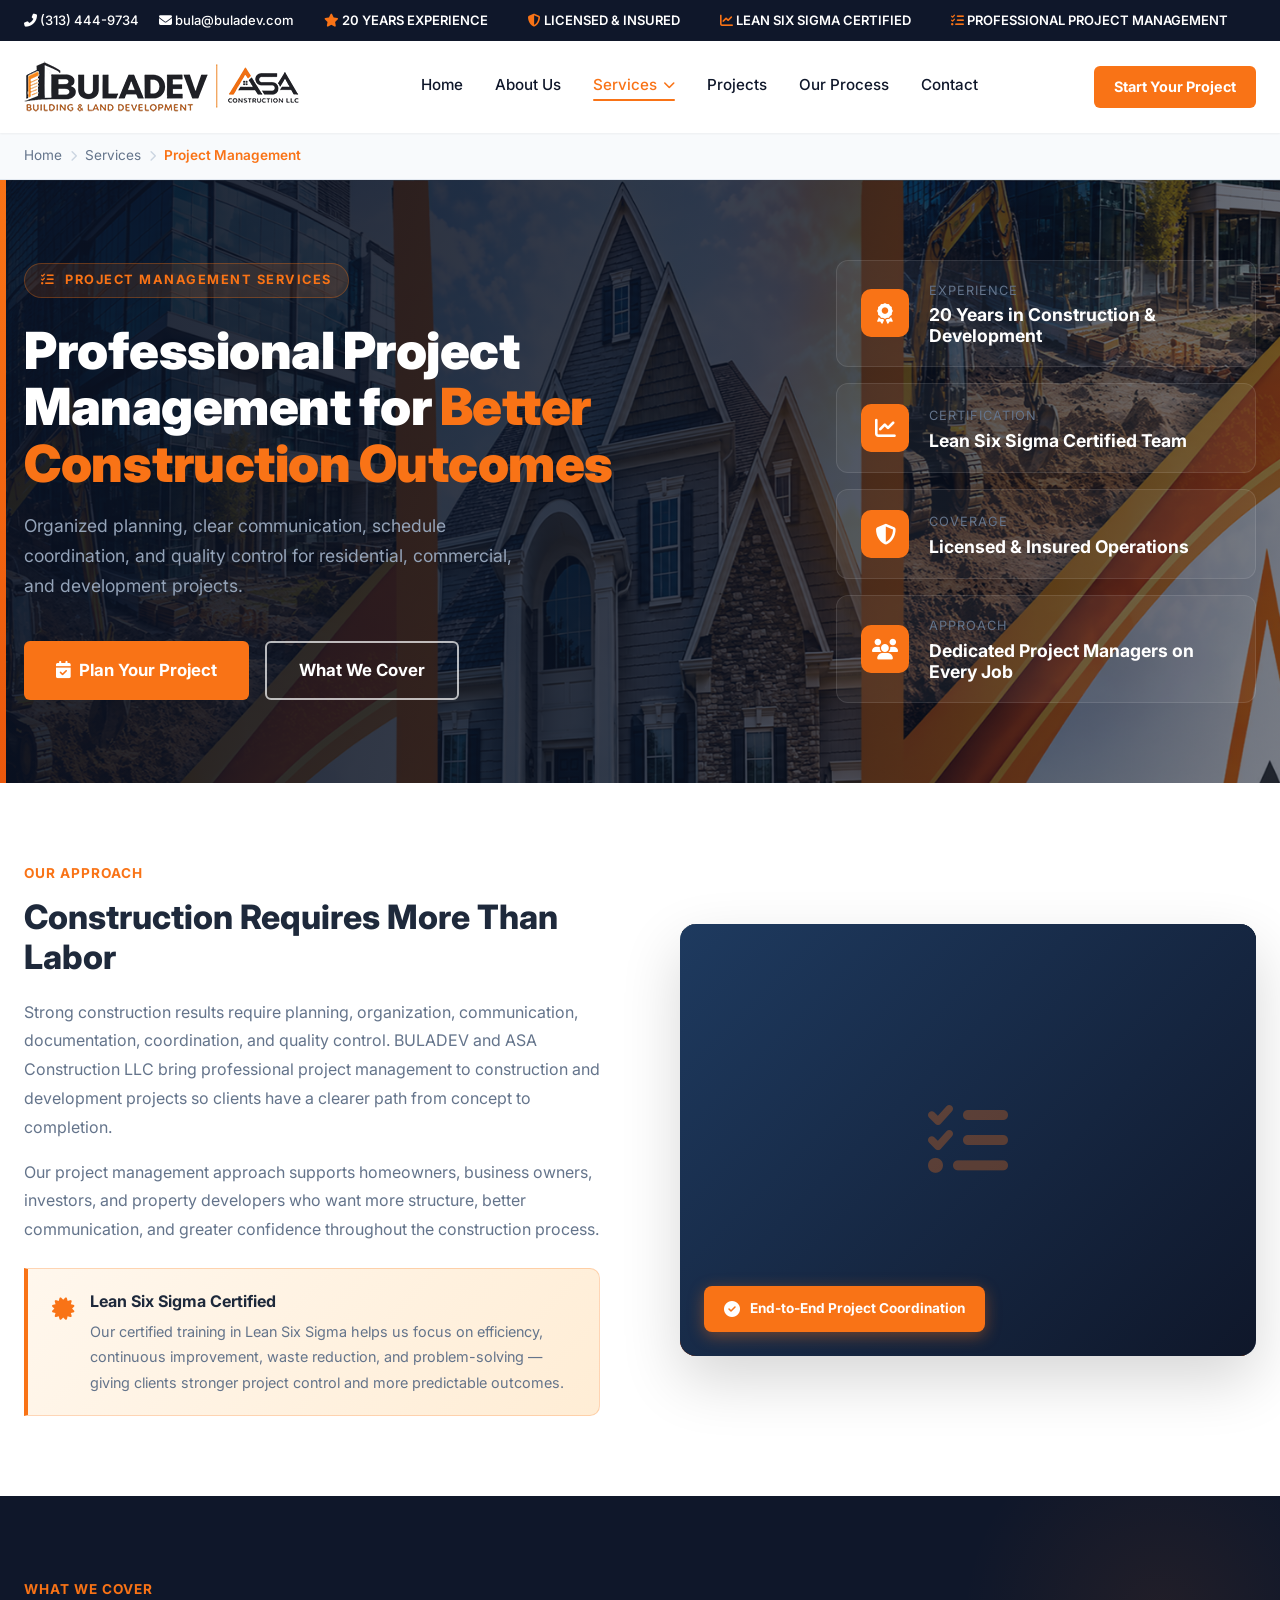
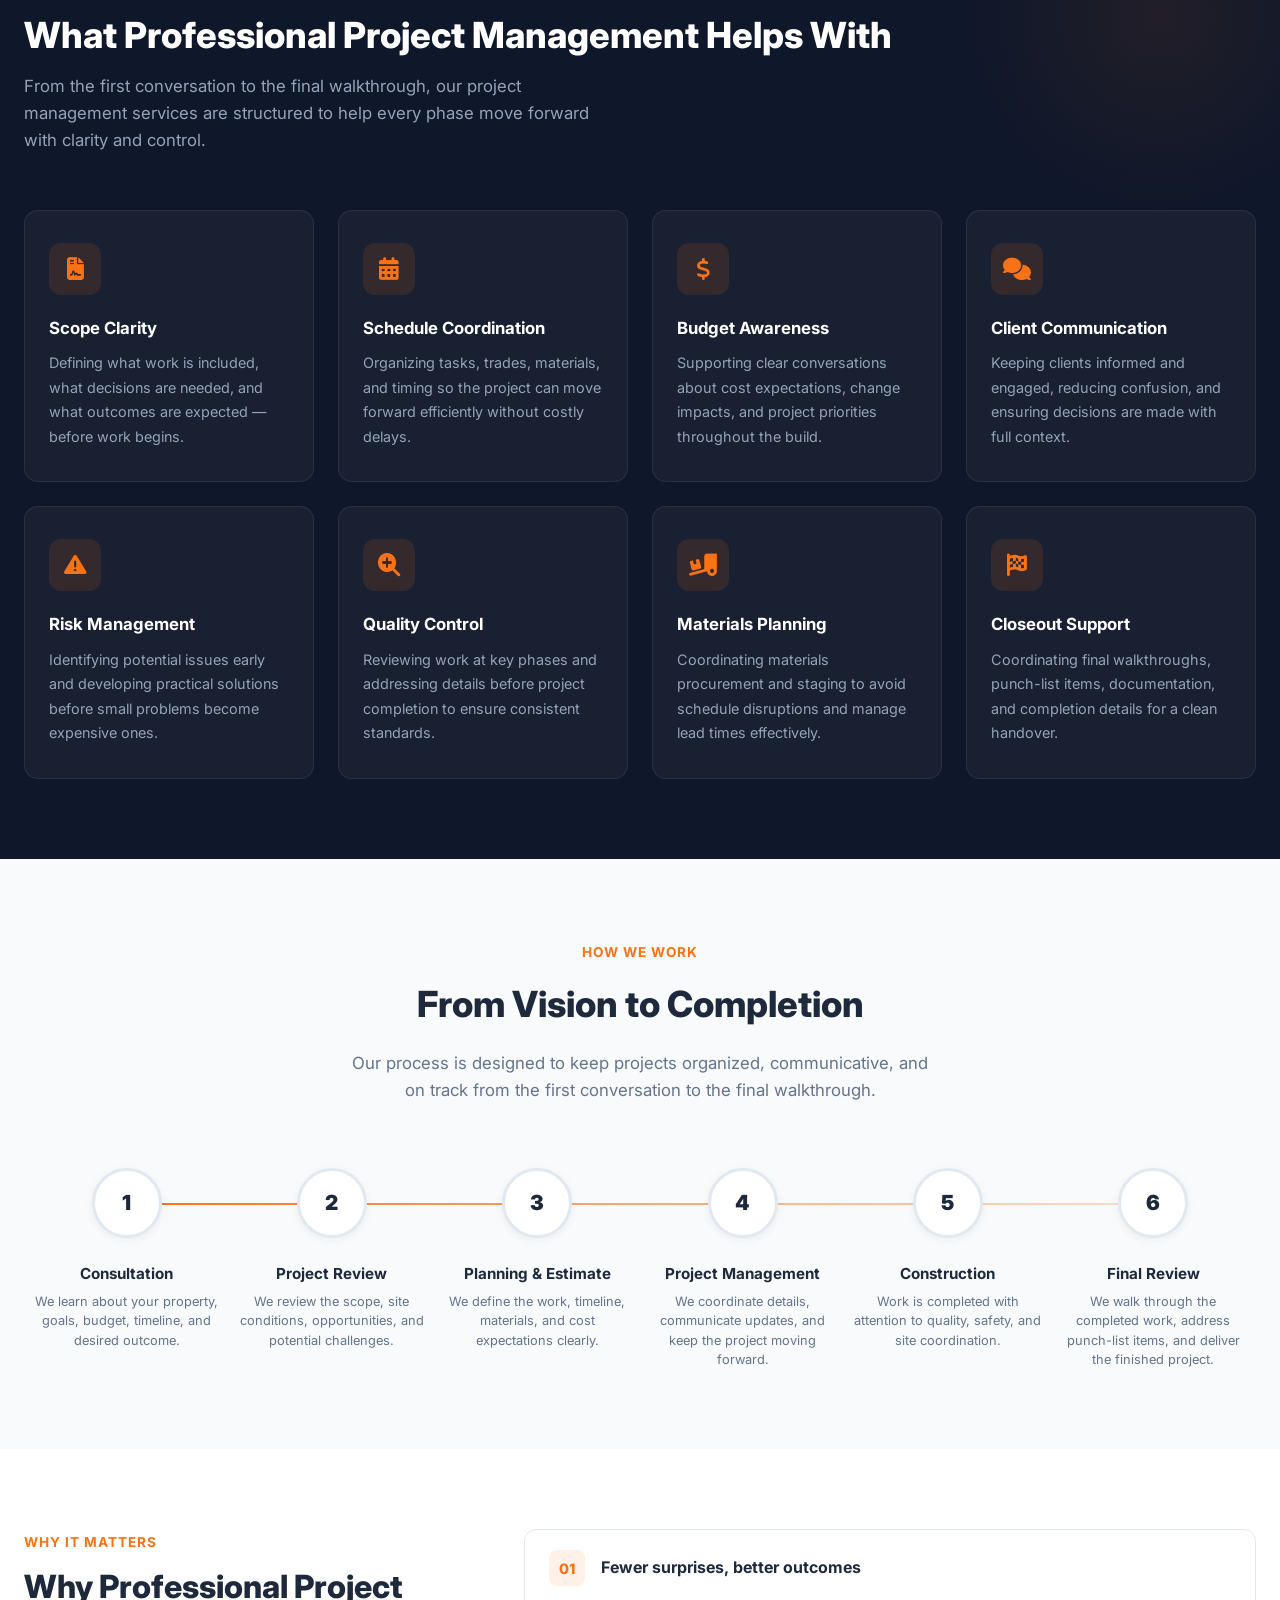
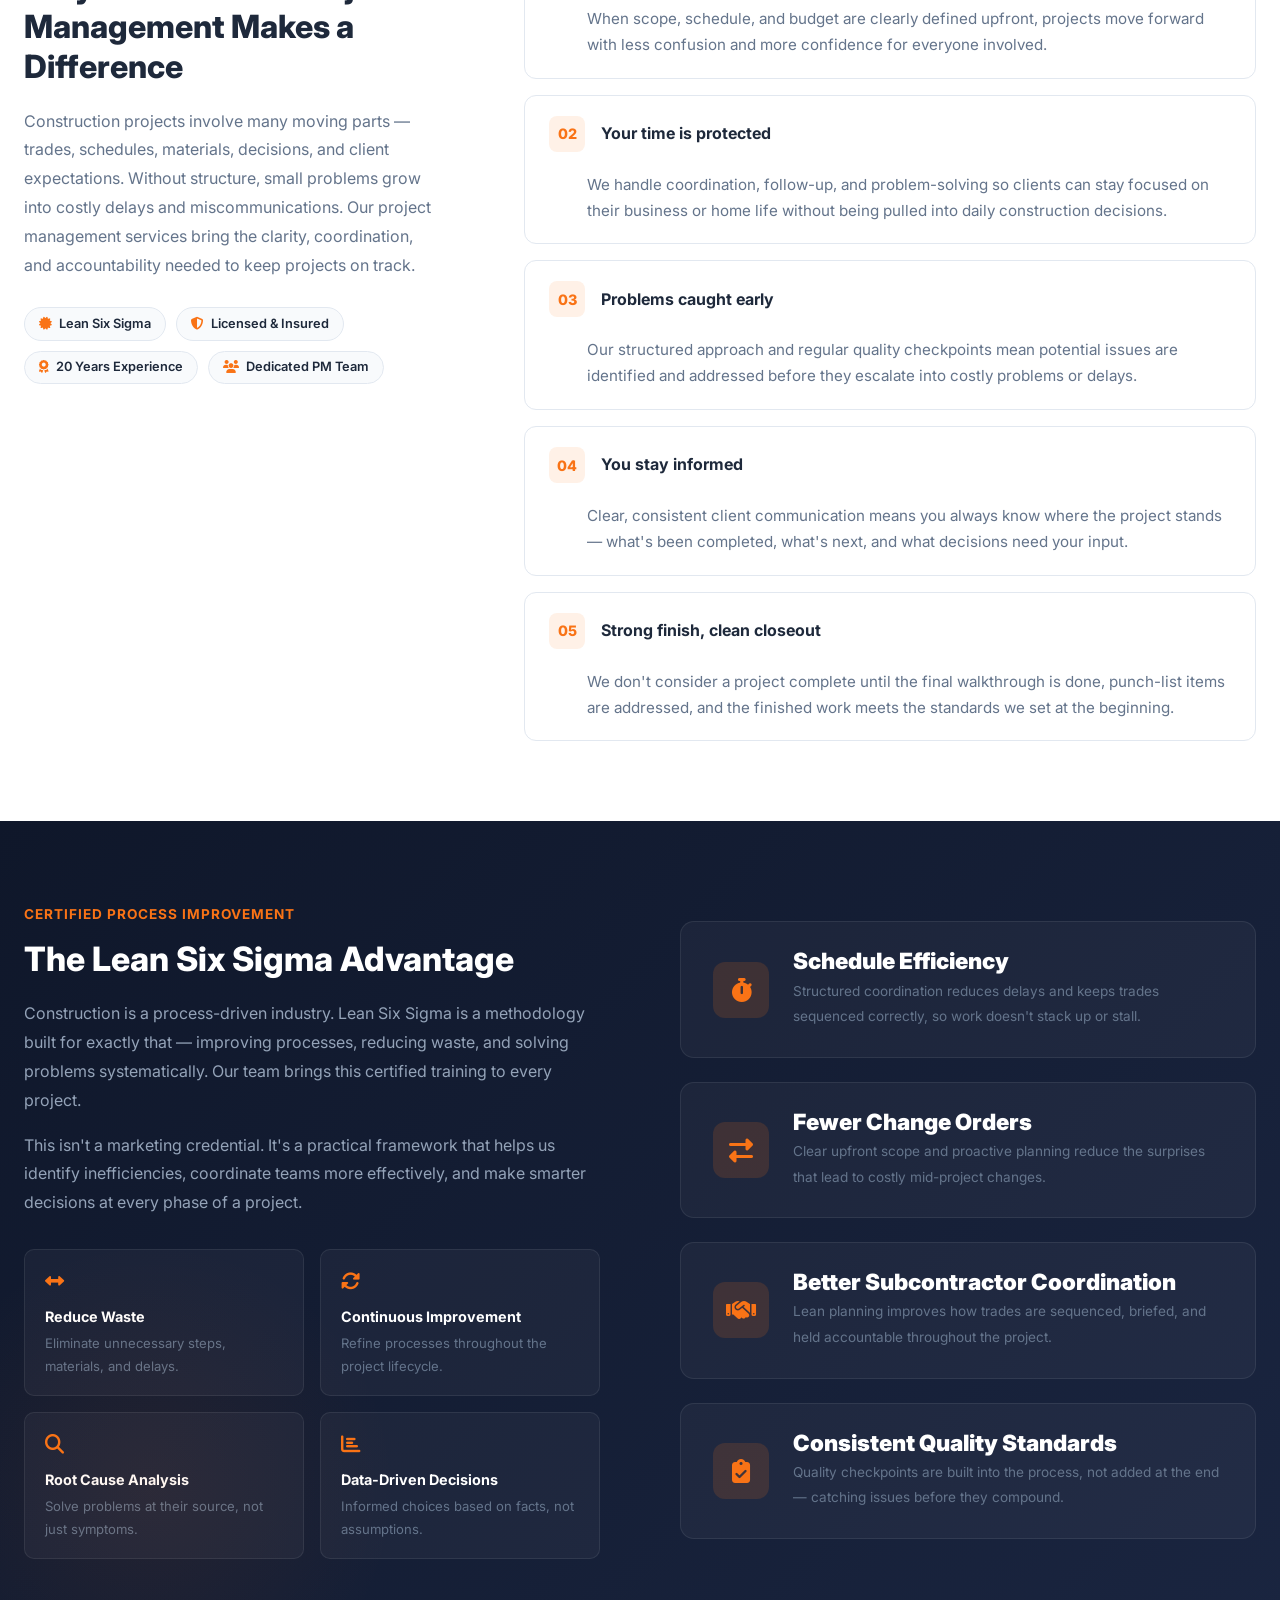
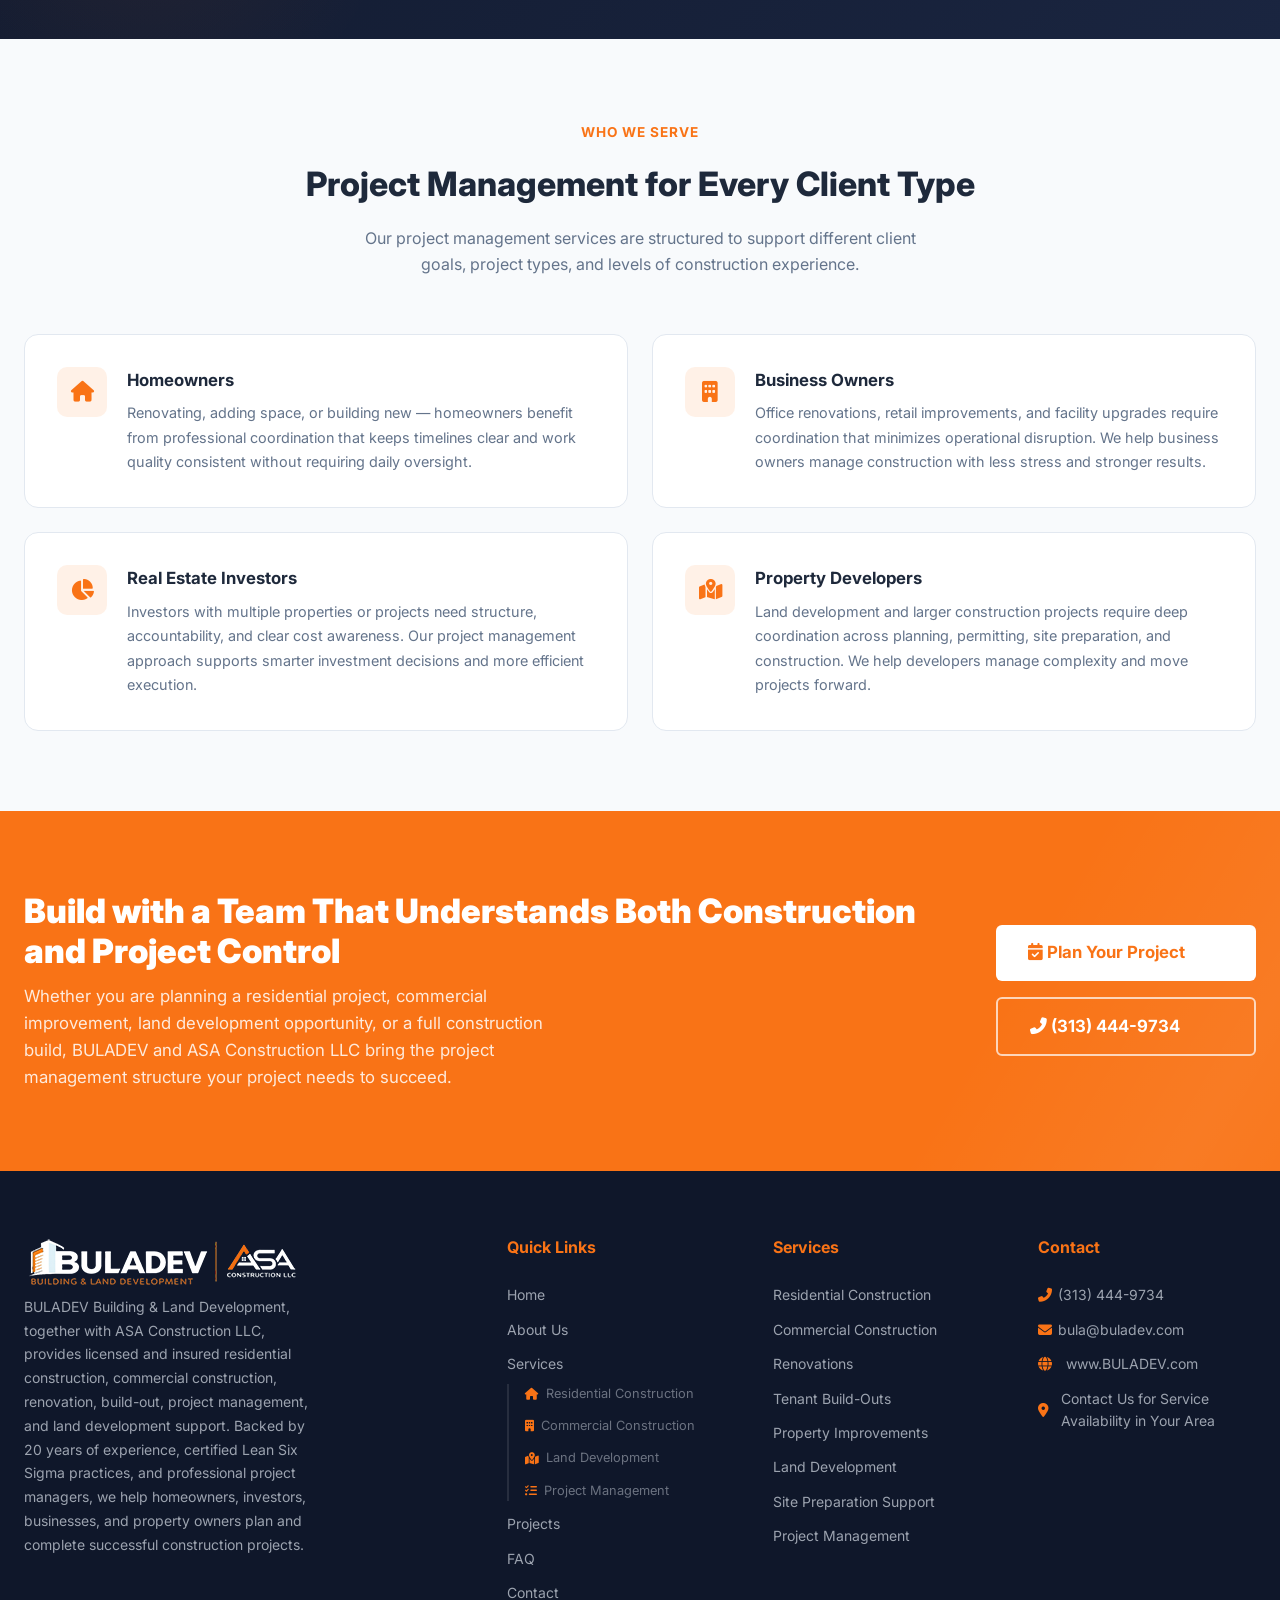
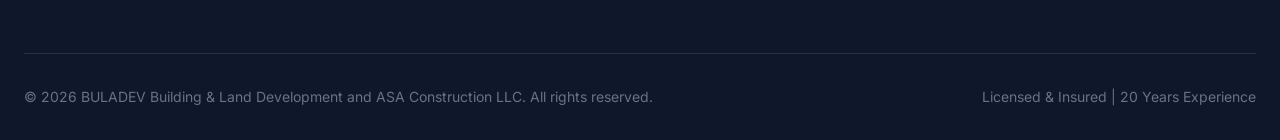
<file: project-management.html>
<!DOCTYPE html>
<html lang="en">
<head>
    <meta charset="UTF-8">
    <meta name="viewport" content="width=device-width, initial-scale=1.0">
    <title>Project Management | BULADEV Building & Land Development</title>
    <meta name="description" content="Professional project management for residential, commercial, and land development projects. Organized planning, clear communication, and quality control.">

    <link rel="preconnect" href="https://fonts.googleapis.com">
    <link href="https://fonts.googleapis.com/css2?family=Inter:wght@300;400;500;600;700;800;900&display=swap" rel="stylesheet">
    <link rel="stylesheet" href="https://cdnjs.cloudflare.com/ajax/libs/font-awesome/6.4.0/css/all.min.css">

    <style>
/* =========================================
   CSS Variables & Reset
   ========================================= */
:root {
    --primary-orange: #F97316;
    --primary-orange-hover: #EA580C;
    --btn-orange-top: #f99d35;
    --btn-orange-bottom: #e85902;
    --btn-blue-top: #1c4774;
    --btn-blue-bottom: #091c35;
    --dark-bg: #0F172A;
    --darker-bg: #020617;
    --light-bg: #F8FAFC;
    --text-dark: #1E293B;
    --text-gray: #64748B;
    --text-light: #F1F5F9;
    --white: #FFFFFF;
    --border-color: #E2E8F0;
    --font-main: 'Inter', 'Segoe UI', Roboto, Helvetica, Arial, sans-serif;
    --shadow-sm: 0 1px 2px 0 rgba(0,0,0,0.05);
    --shadow-md: 0 4px 6px -1px rgba(0,0,0,0.1), 0 2px 4px -1px rgba(0,0,0,0.06);
    --shadow-lg: 0 10px 15px -3px rgba(0,0,0,0.1), 0 4px 6px -2px rgba(0,0,0,0.05);
    --transition: all 0.3s ease;
    --text-shadow-strong: 2px 2px 5px rgba(0,0,0,0.9);
    --text-shadow-light: 1px 1px 3px rgba(0,0,0,0.7);
    --navbar-offset: 112px;
}

*, *::before, *::after { margin: 0; padding: 0; box-sizing: border-box; }
html { scroll-behavior: smooth; }
[id] { scroll-margin-top: var(--navbar-offset); }
body { font-family: var(--font-main); color: var(--text-dark); line-height: 1.6; background: var(--white); }
a { text-decoration: none; color: inherit; }
ul { list-style: none; }
img { max-width: 100%; display: block; }

a:focus-visible, button:focus-visible { outline: 2px solid var(--primary-orange); outline-offset: 2px; }

@media (prefers-reduced-motion: reduce) {
    html { scroll-behavior: auto; }
    .trust-track { animation: none; }
    *, *::before, *::after { transition-duration: 0.01ms !important; animation-duration: 0.01ms !important; }
}

/* =========================================
   Scroll Reveal
   ========================================= */
.reveal { opacity: 0; transform: translateY(32px); transition: opacity 0.65s ease, transform 0.65s ease; }
.reveal.reveal-left  { transform: translateX(-28px); }
.reveal.reveal-right { transform: translateX(28px); }
.reveal.reveal-scale { transform: scale(0.94); }
.reveal.visible { opacity: 1; transform: none; }

/* =========================================
   Utilities
   ========================================= */
.container { width: 100%; max-width: 1280px; margin: 0 auto; padding: 0 1.5rem; }
.text-center { text-align: center; }
.text-orange { color: var(--primary-orange); }
.bg-light { background-color: var(--light-bg); }
.section { padding: 5rem 0; }

.btn {
    display: inline-flex; align-items: center; justify-content: center;
    gap: 0.5rem; padding: 0.75rem 1.5rem; font-weight: 600;
    border-radius: 0.375rem; transition: var(--transition);
    cursor: pointer; border: none; font-size: 1rem;
}
.btn-primary {
    background-color: var(--primary-orange); color: var(--white);
    display: inline-flex; align-items: center; gap: 0.5rem;
    padding: 0.9rem 2rem; font-weight: 700; font-size: 1.05rem;
    border-radius: 6px; transition: var(--transition);
}
.btn-primary:hover { background-color: var(--primary-orange-hover); transform: translateY(-2px); box-shadow: 0 8px 24px rgba(249,115,22,.35); }
.btn-outline-white { background: transparent; color: var(--white); border: 2px solid rgba(255,255,255,0.7); border-radius: 6px; padding: 0.9rem 2rem; font-weight: 700; font-size: 1.05rem; }
.btn-outline-white:hover { background: rgba(255,255,255,0.12); border-color: white; transform: translateY(-2px); }
.btn-white { background: var(--white); color: var(--primary-orange); border-radius: 6px; padding: 0.9rem 2rem; font-weight: 700; font-size: 1.05rem; }
.btn-white:hover { background: #FFF7ED; transform: translateY(-2px); box-shadow: 0 6px 18px rgba(0,0,0,.12); }

.section-tag { color: var(--primary-orange); font-weight: 700; letter-spacing: 1px; font-size: 0.85rem; text-transform: uppercase; }
.section-title { font-size: 2.25rem; font-weight: 800; margin: 0.75rem 0 1rem; line-height: 1.2; color: var(--text-dark); }
.section-desc { font-size: 1.1rem; color: var(--text-gray); max-width: 680px; }

/* =========================================
   Top Bar
   ========================================= */
.top-bar { background: #0F172A; color: #fff; padding: 10px 0; overflow: hidden; }
.top-bar-content { display: flex; align-items: center; gap: 30px; }
.top-contact { display: flex; align-items: center; gap: 20px; flex-shrink: 0; }
.top-contact a { color: #fff; font-size: 13px; font-weight: 500; transition: color 0.2s; }
.top-contact a:hover { color: var(--primary-orange); }
.trust-marquee { flex: 1; overflow: hidden; }
.trust-track { display: flex; align-items: center; gap: 40px; width: max-content; animation: marquee 30s linear infinite; }
.trust-track span { white-space: nowrap; font-size: 13px; font-weight: 600; }
.trust-track i { color: var(--primary-orange); }
.trust-track:hover { animation-play-state: paused; }
@keyframes marquee { 0% { transform: translateX(0); } 100% { transform: translateX(-50%); } }

@media (max-width: 768px) {
    .top-bar-content { flex-direction: column; gap: 8px; }
    .top-contact { justify-content: center; flex-wrap: wrap; }
}

/* =========================================
   Navbar
   ========================================= */
.navbar { background: var(--white); padding: 1rem 0; position: sticky; top: 0; z-index: 100; box-shadow: var(--shadow-sm); transition: var(--transition); }
.nav-container { display: flex; justify-content: space-between; align-items: center; gap: 1.5rem; }
.logo-group { width: 280px; height: 60px; flex-shrink: 0; overflow: hidden; }
.logo-group img { width: 100%; height: 100%; object-fit: contain; object-position: left center; }
.nav-links { display: flex; align-items: center; gap: 2rem; }
.nav-links a { font-weight: 500; color: #0F172A; font-size: 0.95rem; position: relative; padding-bottom: 4px; }
.nav-links a::after { content: ''; position: absolute; bottom: 0; left: 0; width: 0; height: 2px; background: var(--primary-orange); transition: width 0.25s ease; border-radius: 2px; }
.nav-links a:hover::after, .nav-links a.active::after { width: 100%; }
.nav-links a:hover, .nav-links a.active { color: var(--primary-orange); }

.dropdown { position: relative; }
.dropdown-toggle { display: flex; align-items: center; gap: 6px; }
.dropdown-toggle i { font-size: 0.75rem; transition: transform 0.2s; }
.dropdown:hover .dropdown-toggle i, .dropdown:focus-within .dropdown-toggle i { transform: rotate(180deg); }
.dropdown-menu { position: absolute; top: 100%; left: 0; min-width: 260px; background: #fff; border-radius: 10px; box-shadow: 0 10px 30px rgba(0,0,0,.12); padding: 10px 0; opacity: 0; visibility: hidden; transform: translateY(10px); transition: .3s ease; z-index: 999; }
.dropdown:hover .dropdown-menu, .dropdown:focus-within .dropdown-menu { opacity: 1; visibility: visible; transform: translateY(0); }
.dropdown-menu a { display: block; padding: 12px 20px; transition: background 0.2s, color 0.2s, padding-left 0.2s; }
.dropdown-menu a:hover { background: var(--light-bg); color: var(--primary-orange); padding-left: 28px; }
.dropdown-menu a.active-sub { color: var(--primary-orange); font-weight: 700; padding-left: 28px; }

.nav-cta { background: var(--primary-orange); color: white; padding: 0.6rem 1.25rem; border-radius: 6px; font-weight: 700; font-size: 0.9rem; transition: var(--transition); }
.nav-cta:hover { background: var(--primary-orange-hover); transform: translateY(-1px); }

.mobile-menu-btn { display: none; background: none; border: none; font-size: 1.5rem; cursor: pointer; color: var(--text-dark); transition: color 0.2s; }
.mobile-menu-btn:hover { color: var(--primary-orange); }
.mobile-menu-overlay { position: fixed; inset: 0; background: rgba(15,23,42,0.5); z-index: 999; opacity: 0; visibility: hidden; transition: opacity 0.3s ease, visibility 0.3s ease; }
.mobile-menu-overlay.active { opacity: 1; visibility: visible; }
.mobile-menu { position: fixed; top: 0; right: -100%; width: 80%; max-width: 300px; height: 100vh; background: var(--white); z-index: 1000; padding: 2rem; display: flex; flex-direction: column; gap: 1.25rem; box-shadow: -5px 0 15px rgba(0,0,0,0.1); transition: right 0.3s ease; overflow-y: auto; }
.mobile-menu.active { right: 0; }
.mobile-menu a { font-size: 1.05rem; font-weight: 600; color: var(--text-dark); transition: color 0.2s; }
.mobile-menu a.active, .mobile-menu a:hover { color: var(--primary-orange); }
.mobile-submenu { display: flex; flex-direction: column; gap: 0.9rem; padding-left: 1rem; margin-top: -0.5rem; border-left: 2px solid var(--border-color); }
.mobile-submenu a { font-size: 0.9rem; font-weight: 500; color: var(--text-gray); }
.close-menu-btn { align-self: flex-end; background: none; border: none; font-size: 1.5rem; cursor: pointer; transition: color 0.2s, transform 0.2s; }
.close-menu-btn:hover { color: var(--primary-orange); transform: rotate(90deg); }

@media (max-width: 768px) {
    .nav-links, .nav-cta { display: none; }
    .mobile-menu-btn { display: block; }
    .top-bar { display: none; }
}

/* =========================================
   BREADCRUMB
   ========================================= */
.breadcrumb-bar {
    background: var(--light-bg);
    border-bottom: 1px solid var(--border-color);
    padding: 0.75rem 0;
}
.breadcrumb {
    display: flex; align-items: center; gap: 0.5rem;
    font-size: 0.85rem; color: var(--text-gray);
}
.breadcrumb a { color: var(--text-gray); transition: color 0.2s; }
.breadcrumb a:hover { color: var(--primary-orange); }
.breadcrumb .sep { color: #CBD5E1; }
.breadcrumb .current { color: var(--primary-orange); font-weight: 600; }

/* =========================================
   PAGE HERO
   ========================================= */
.pm-hero {
    position: relative;
    min-height: 540px;
    display: flex;
    align-items: center;
    overflow: hidden;
    background-image: url('img/project.png');
    background-size: cover;
    background-position: center top;
    background-repeat: no-repeat;
}

/* Dark overlay for text legibility */
.pm-hero::before {
    content: '';
    position: absolute; inset: 0;
    background: linear-gradient(
        105deg,
        rgba(10, 18, 35, 0.92) 0%,
        rgba(10, 18, 35, 0.80) 55%,
        rgba(10, 18, 35, 0.55) 100%
    );
    pointer-events: none;
}

/* Orange accent bar left */
.pm-hero::after {
    content: '';
    position: absolute;
    left: 0; top: 0; bottom: 0;
    width: 6px;
    background: linear-gradient(to bottom, var(--primary-orange), #EA580C);
}

.pm-hero-inner {
    position: relative;
    z-index: 2;
    display: grid;
    grid-template-columns: 1fr 420px;
    gap: 5rem;
    align-items: center;
    padding: 5rem 0;
}

.pm-hero-eyebrow {
    display: inline-flex;
    align-items: center;
    gap: 0.6rem;
    background: rgba(249,115,22,0.12);
    border: 1px solid rgba(249,115,22,0.3);
    color: var(--primary-orange);
    font-size: 0.8rem;
    font-weight: 700;
    letter-spacing: 1.5px;
    text-transform: uppercase;
    padding: 0.4rem 1rem;
    border-radius: 100px;
    margin-bottom: 1.5rem;
}

.pm-hero h1 {
    font-size: clamp(2rem, 4vw, 3.25rem);
    font-weight: 900;
    color: var(--white);
    line-height: 1.1;
    letter-spacing: -0.5px;
    margin-bottom: 1.25rem;
}

.pm-hero h1 .accent {
    color: var(--primary-orange);
}

.pm-hero-sub {
    font-size: 1.1rem;
    color: #94A3B8;
    max-width: 520px;
    line-height: 1.7;
    margin-bottom: 2.5rem;
}

.pm-hero-actions {
    display: flex;
    gap: 1rem;
    flex-wrap: wrap;
}

/* Hero right: stat card stack */
.hero-stat-stack {
    display: flex;
    flex-direction: column;
    gap: 1rem;
}

.hero-stat-card {
    background: rgba(255,255,255,0.05);
    border: 1px solid rgba(255,255,255,0.1);
    border-radius: 12px;
    padding: 1.25rem 1.5rem;
    display: flex;
    align-items: center;
    gap: 1.25rem;
    transition: background 0.3s, transform 0.3s;
}

.hero-stat-card:hover {
    background: rgba(249,115,22,0.1);
    border-color: rgba(249,115,22,0.3);
    transform: translateX(6px);
}

.hero-stat-icon {
    width: 48px; height: 48px;
    background: var(--primary-orange);
    border-radius: 10px;
    display: flex; align-items: center; justify-content: center;
    font-size: 1.3rem; color: white;
    flex-shrink: 0;
    transition: transform 0.3s;
}

.hero-stat-card:hover .hero-stat-icon {
    transform: scale(1.1) rotate(-5deg);
}

.hero-stat-label {
    font-size: 0.8rem;
    color: #64748B;
    text-transform: uppercase;
    letter-spacing: 1px;
    margin-bottom: 0.2rem;
}

.hero-stat-value {
    font-size: 1.1rem;
    font-weight: 700;
    color: var(--white);
    line-height: 1.2;
}

@media (max-width: 900px) {
    .pm-hero-inner { grid-template-columns: 1fr; gap: 3rem; }
    .hero-stat-stack { display: grid; grid-template-columns: 1fr 1fr; }
}

@media (max-width: 480px) {
    .pm-hero h1 { font-size: 1.9rem; }
    .hero-stat-stack { grid-template-columns: 1fr; }
}

/* =========================================
   INTRO / OVERVIEW
   ========================================= */
.pm-intro {
    padding: 5rem 0;
    background: var(--white);
}

.pm-intro-inner {
    display: grid;
    grid-template-columns: 1fr 1fr;
    gap: 5rem;
    align-items: center;
}

.pm-intro-text .section-tag { display: block; margin-bottom: 0.75rem; }
.pm-intro-text h2 { font-size: 2.1rem; font-weight: 800; line-height: 1.2; margin-bottom: 1.25rem; }
.pm-intro-text p { color: var(--text-gray); font-size: 1rem; line-height: 1.8; margin-bottom: 1rem; }

.pm-intro-visual {
    position: relative;
}

/* Stylized project image with overlay badge */
.pm-intro-img-wrap {
    border-radius: 16px;
    overflow: hidden;
    box-shadow: 0 24px 60px rgba(0,0,0,.16);
    position: relative;
    aspect-ratio: 4/3;
    background: linear-gradient(135deg, #1E293B, #0F172A);
}

.pm-intro-img-wrap img {
    width: 100%; height: 100%; object-fit: cover;
    transition: transform 0.5s ease;
}

.pm-intro-img-wrap:hover img { transform: scale(1.04); }

.pm-badge {
    position: absolute;
    bottom: 1.5rem;
    left: 1.5rem;
    background: var(--primary-orange);
    color: white;
    border-radius: 8px;
    padding: 0.75rem 1.25rem;
    font-size: 0.85rem;
    font-weight: 700;
    display: flex;
    align-items: center;
    gap: 0.6rem;
    box-shadow: 0 4px 16px rgba(249,115,22,.4);
}

.pm-badge i { font-size: 1rem; }

/* Lean Six Sigma callout box */
.lean-box {
    background: linear-gradient(135deg, #FFF7ED, #FFEDD5);
    border: 1px solid rgba(249,115,22,0.25);
    border-left: 4px solid var(--primary-orange);
    border-radius: 0 10px 10px 0;
    padding: 1.25rem 1.5rem;
    margin-top: 1.5rem;
    display: flex;
    gap: 1rem;
    align-items: flex-start;
}

.lean-box-icon { color: var(--primary-orange); font-size: 1.4rem; padding-top: 0.1rem; flex-shrink: 0; }
.lean-box-text strong { display: block; font-weight: 700; color: var(--text-dark); margin-bottom: 0.25rem; }
.lean-box-text span { color: var(--text-gray); font-size: 0.9rem; }

@media (max-width: 900px) {
    .pm-intro-inner { grid-template-columns: 1fr; gap: 2.5rem; }
}

/* =========================================
   WHAT WE HELP WITH
   ========================================= */
.pm-services {
    padding: 5rem 0;
    background: var(--dark-bg);
    position: relative;
    overflow: hidden;
}

.pm-services::before {
    content: '';
    position: absolute;
    top: -80px; right: -80px;
    width: 400px; height: 400px;
    border-radius: 50%;
    background: radial-gradient(circle, rgba(249,115,22,0.08) 0%, transparent 70%);
    pointer-events: none;
}

.pm-services .section-tag { color: var(--primary-orange); }
.pm-services-header { margin-bottom: 3.5rem; }
.pm-services-header h2 { font-size: 2.25rem; font-weight: 800; color: var(--white); margin: 0.75rem 0 1rem; line-height: 1.2; }
.pm-services-header p { color: #94A3B8; font-size: 1.05rem; max-width: 600px; }

.pm-services-grid {
    display: grid;
    grid-template-columns: repeat(4, 1fr);
    gap: 1.5rem;
}

.pm-service-tile {
    background: rgba(255,255,255,0.04);
    border: 1px solid rgba(255,255,255,0.08);
    border-radius: 14px;
    padding: 2rem 1.5rem;
    transition: background 0.3s, border-color 0.3s, transform 0.3s;
    position: relative;
    overflow: hidden;
}

.pm-service-tile::before {
    content: '';
    position: absolute;
    bottom: 0; left: 0; right: 0;
    height: 3px;
    background: var(--primary-orange);
    transform: scaleX(0);
    transform-origin: left;
    transition: transform 0.35s ease;
}

.pm-service-tile:hover::before { transform: scaleX(1); }

.pm-service-tile:hover {
    background: rgba(249,115,22,0.06);
    border-color: rgba(249,115,22,0.25);
    transform: translateY(-6px);
}

.pm-tile-icon {
    width: 52px; height: 52px;
    background: rgba(249,115,22,0.12);
    border-radius: 12px;
    display: flex; align-items: center; justify-content: center;
    font-size: 1.4rem;
    color: var(--primary-orange);
    margin-bottom: 1.25rem;
    transition: transform 0.3s, background 0.3s;
}

.pm-service-tile:hover .pm-tile-icon {
    transform: scale(1.15) rotate(-8deg);
    background: var(--primary-orange);
    color: white;
}

.pm-service-tile h3 {
    font-size: 1.05rem;
    font-weight: 700;
    color: var(--white);
    margin-bottom: 0.6rem;
}

.pm-service-tile p {
    font-size: 0.9rem;
    color: #94A3B8;
    line-height: 1.7;
}

@media (max-width: 1024px) { .pm-services-grid { grid-template-columns: repeat(2, 1fr); } }
@media (max-width: 480px) { .pm-services-grid { grid-template-columns: 1fr; } }

/* =========================================
   PROCESS STEPS
   ========================================= */
.pm-process {
    padding: 5rem 0;
    background: var(--light-bg);
}

.pm-process-header { text-align: center; margin-bottom: 4rem; }
.pm-process-header h2 { font-size: 2.25rem; font-weight: 800; margin: 0.75rem 0 1rem; }
.pm-process-header p { color: var(--text-gray); font-size: 1.05rem; max-width: 580px; margin: 0 auto; }

.process-timeline {
    display: grid;
    grid-template-columns: repeat(6, 1fr);
    gap: 0;
    position: relative;
}

/* Connector line */
.process-timeline::before {
    content: '';
    position: absolute;
    top: 35px;
    left: calc(100% / 12);
    right: calc(100% / 12);
    height: 2px;
    background: linear-gradient(to right, var(--primary-orange), rgba(249,115,22,0.2));
    z-index: 0;
}

.pt-step {
    display: flex;
    flex-direction: column;
    align-items: center;
    text-align: center;
    padding: 0 0.5rem;
    position: relative;
    z-index: 1;
}

.pt-num {
    width: 70px; height: 70px;
    border-radius: 50%;
    background: var(--white);
    border: 3px solid var(--border-color);
    display: flex; align-items: center; justify-content: center;
    font-size: 1.3rem; font-weight: 900;
    color: var(--text-dark);
    margin-bottom: 1.5rem;
    transition: background 0.3s, border-color 0.3s, color 0.3s, transform 0.3s, box-shadow 0.3s;
    box-shadow: 0 2px 8px rgba(0,0,0,.06);
}

.pt-step:hover .pt-num {
    background: var(--primary-orange);
    border-color: var(--primary-orange);
    color: white;
    transform: scale(1.1);
    box-shadow: 0 0 0 8px rgba(249,115,22,0.15);
}

.pt-step h3 { font-size: 0.95rem; font-weight: 700; margin-bottom: 0.4rem; color: var(--text-dark); }
.pt-step p { font-size: 0.8rem; color: var(--text-gray); line-height: 1.5; }

@media (max-width: 1024px) {
    .process-timeline { grid-template-columns: repeat(3, 1fr); gap: 2rem; }
    .process-timeline::before { display: none; }
}
@media (max-width: 600px) {
    .process-timeline { grid-template-columns: repeat(2, 1fr); }
}
@media (max-width: 400px) {
    .process-timeline { grid-template-columns: 1fr; }
}

/* =========================================
   WHY IT MATTERS
   ========================================= */
.pm-why {
    padding: 5rem 0;
    background: var(--white);
}

.pm-why-inner {
    display: grid;
    grid-template-columns: 420px 1fr;
    gap: 5rem;
    align-items: start;
}

.pm-why-sticky { position: sticky; top: calc(var(--navbar-offset) + 2rem); }

.pm-why-sticky h2 { font-size: 2rem; font-weight: 800; line-height: 1.25; margin: 0.75rem 0 1.25rem; }
.pm-why-sticky p { color: var(--text-gray); line-height: 1.8; margin-bottom: 1.75rem; }

/* Credential pills */
.cred-pills { display: flex; flex-wrap: wrap; gap: 0.6rem; }
.cred-pill {
    display: inline-flex; align-items: center; gap: 0.4rem;
    background: var(--light-bg); border: 1px solid var(--border-color);
    border-radius: 100px; padding: 0.35rem 0.9rem;
    font-size: 0.8rem; font-weight: 600; color: var(--text-dark);
    transition: background 0.2s, border-color 0.2s, color 0.2s;
}
.cred-pill i { color: var(--primary-orange); }
.cred-pill:hover { background: #FFF7ED; border-color: rgba(249,115,22,0.3); color: var(--primary-orange); }

/* Accordion-style benefits */
.pm-benefits { display: flex; flex-direction: column; gap: 1rem; }

.pm-benefit {
    border: 1px solid var(--border-color);
    border-radius: 12px;
    overflow: hidden;
    transition: border-color 0.3s, box-shadow 0.3s;
}

.pm-benefit:hover {
    border-color: rgba(249,115,22,0.4);
    box-shadow: 0 4px 20px rgba(249,115,22,0.08);
}

.pm-benefit-header {
    display: flex; align-items: center; gap: 1rem;
    padding: 1.25rem 1.5rem;
    background: transparent;
    cursor: default;
}

.pm-benefit-num {
    width: 36px; height: 36px; flex-shrink: 0;
    background: rgba(249,115,22,0.1);
    border-radius: 8px;
    display: flex; align-items: center; justify-content: center;
    font-size: 0.9rem; font-weight: 800;
    color: var(--primary-orange);
    transition: background 0.3s, color 0.3s;
}

.pm-benefit:hover .pm-benefit-num {
    background: var(--primary-orange);
    color: white;
}

.pm-benefit-header h3 { font-size: 1rem; font-weight: 700; color: var(--text-dark); }
.pm-benefit-body { padding: 0 1.5rem 1.25rem 3.9rem; color: var(--text-gray); font-size: 0.95rem; line-height: 1.7; }

@media (max-width: 900px) {
    .pm-why-inner { grid-template-columns: 1fr; gap: 2.5rem; }
    .pm-why-sticky { position: static; }
}

/* =========================================
   LEAN SIX SIGMA HIGHLIGHT
   ========================================= */
.pm-lean {
    padding: 5rem 0;
    background: linear-gradient(135deg, #0F172A 0%, #1a2540 100%);
    position: relative;
    overflow: hidden;
}

.pm-lean::before {
    content: '';
    position: absolute;
    bottom: -100px; left: -100px;
    width: 500px; height: 500px;
    border-radius: 50%;
    background: radial-gradient(circle, rgba(249,115,22,0.07) 0%, transparent 70%);
}

.pm-lean-inner {
    display: grid;
    grid-template-columns: 1fr 1fr;
    gap: 5rem;
    align-items: center;
}

.pm-lean-left h2 { font-size: 2.1rem; font-weight: 800; color: white; line-height: 1.2; margin: 0.75rem 0 1.25rem; }
.pm-lean-left p { color: #94A3B8; line-height: 1.8; margin-bottom: 1rem; }

.lean-principles {
    display: grid;
    grid-template-columns: 1fr 1fr;
    gap: 1rem;
    margin-top: 2rem;
}

.lean-principle {
    background: rgba(255,255,255,0.04);
    border: 1px solid rgba(255,255,255,0.08);
    border-radius: 10px;
    padding: 1rem 1.25rem;
    transition: background 0.3s, border-color 0.3s;
}

.lean-principle:hover {
    background: rgba(249,115,22,0.08);
    border-color: rgba(249,115,22,0.25);
}

.lean-principle-icon { color: var(--primary-orange); font-size: 1.2rem; margin-bottom: 0.5rem; }
.lean-principle h4 { font-size: 0.9rem; font-weight: 700; color: white; margin-bottom: 0.25rem; }
.lean-principle p { font-size: 0.82rem; color: #64748B; margin: 0; }

/* Right side: large visual metric */
.pm-lean-right {
    display: flex;
    flex-direction: column;
    gap: 1.5rem;
}

.lean-metric-card {
    background: rgba(255,255,255,0.04);
    border: 1px solid rgba(255,255,255,0.08);
    border-radius: 14px;
    padding: 1.75rem 2rem;
    display: flex;
    align-items: center;
    gap: 1.5rem;
    transition: background 0.3s, transform 0.3s, border-color 0.3s;
}

.lean-metric-card:hover {
    background: rgba(249,115,22,0.06);
    border-color: rgba(249,115,22,0.2);
    transform: translateX(-6px);
}

.lean-metric-icon {
    width: 56px; height: 56px; flex-shrink: 0;
    background: rgba(249,115,22,0.15);
    border-radius: 12px;
    display: flex; align-items: center; justify-content: center;
    font-size: 1.5rem;
    color: var(--primary-orange);
    transition: transform 0.3s;
}

.lean-metric-card:hover .lean-metric-icon { transform: scale(1.1) rotate(-5deg); }

.lean-metric-body strong { display: block; font-size: 1.4rem; font-weight: 900; color: white; line-height: 1; margin-bottom: 0.3rem; }
.lean-metric-body span { font-size: 0.85rem; color: #64748B; }

@media (max-width: 900px) {
    .pm-lean-inner { grid-template-columns: 1fr; gap: 3rem; }
    .lean-principles { grid-template-columns: 1fr 1fr; }
}

@media (max-width: 480px) {
    .lean-principles { grid-template-columns: 1fr; }
}

/* =========================================
   WHO WE SERVE
   ========================================= */
.pm-clients {
    padding: 5rem 0;
    background: var(--light-bg);
}

.pm-clients-header { text-align: center; margin-bottom: 3.5rem; }
.pm-clients-header h2 { font-size: 2.1rem; font-weight: 800; margin: 0.75rem 0 1rem; }
.pm-clients-header p { color: var(--text-gray); max-width: 560px; margin: 0 auto; }

.pm-clients-grid {
    display: grid;
    grid-template-columns: repeat(2, 1fr);
    gap: 1.5rem;
}

.pm-client-card {
    background: var(--white);
    border: 1px solid var(--border-color);
    border-radius: 14px;
    padding: 2rem;
    display: flex;
    gap: 1.25rem;
    transition: border-color 0.3s, box-shadow 0.3s, transform 0.3s;
}

.pm-client-card:hover {
    border-color: rgba(249,115,22,0.3);
    box-shadow: 0 8px 32px rgba(249,115,22,0.07);
    transform: translateY(-4px);
}

.pm-client-icon {
    width: 50px; height: 50px; flex-shrink: 0;
    background: rgba(249,115,22,0.1);
    border-radius: 10px;
    display: flex; align-items: center; justify-content: center;
    font-size: 1.3rem; color: var(--primary-orange);
    transition: transform 0.3s, background 0.3s, color 0.3s;
}

.pm-client-card:hover .pm-client-icon {
    background: var(--primary-orange);
    color: white;
    transform: scale(1.1) rotate(-5deg);
}

.pm-client-card h3 { font-size: 1.05rem; font-weight: 700; margin-bottom: 0.5rem; }
.pm-client-card p { font-size: 0.9rem; color: var(--text-gray); line-height: 1.7; }

@media (max-width: 640px) { .pm-clients-grid { grid-template-columns: 1fr; } }

/* =========================================
   CTA SECTION
   ========================================= */
.pm-cta {
    background: var(--primary-orange);
    padding: 5rem 0;
    position: relative;
    overflow: hidden;
}

.pm-cta::before {
    content: '';
    position: absolute; inset: 0;
    background: linear-gradient(120deg, transparent 40%, rgba(255,255,255,0.06) 50%, transparent 60%);
    background-size: 200% 100%;
    animation: ctaShimmer 3s linear infinite;
}

@keyframes ctaShimmer { 0% { background-position: 200% 0; } 100% { background-position: -200% 0; } }

.pm-cta-inner {
    position: relative; z-index: 1;
    display: grid;
    grid-template-columns: 1fr auto;
    gap: 3rem;
    align-items: center;
}

.pm-cta-left h2 { font-size: 2.1rem; font-weight: 900; color: white; margin-bottom: 0.75rem; line-height: 1.2; }
.pm-cta-left p { color: rgba(255,255,255,0.85); font-size: 1.05rem; max-width: 560px; }

.pm-cta-right {
    display: flex;
    flex-direction: column;
    gap: 1rem;
    min-width: 260px;
}

@media (max-width: 768px) {
    .pm-cta-inner { grid-template-columns: 1fr; gap: 2rem; }
    .pm-cta-right { flex-direction: row; flex-wrap: wrap; min-width: 0; }
}

/* =========================================
   FOOTER
   ========================================= */
.footer { 
    background: var(--dark-bg); 
    color: var(--text-light); 
    padding: 4rem 0 2rem; }

.footer-grid { 
    display: grid; 
    grid-template-columns: 2fr 1fr 1fr 1fr; 
    gap: 3rem; margin-bottom: 3rem; 
}
.footer-logo-group { 
    width: 240px; 
    height: 52px; overflow: hidden; 
    margin-bottom: 1.25rem; 
}
.footer-logo-group img { 
    width: 100%; 
    height: 100%; 
    object-fit: contain; 
    object-position: left center; 
    /*filter: brightness(0) invert(1); 
    opacity: 0.85; */
}
.footer-desc { color: #9CA3AF; font-size: 0.875rem; max-width: 300px; line-height: 1.7; }
.footer-col h4 { color: var(--primary-orange); font-size: 1rem; font-weight: 700; margin-bottom: 1.5rem; }
.footer-col ul { display: flex; flex-direction: column; gap: 0.75rem; }
.footer-col ul a, .footer-col ul li { color: #9CA3AF; font-size: 0.875rem; transition: color 0.2s, padding-left 0.2s; }
.footer-col ul a:hover { color: var(--white); padding-left: 4px; }
.footer-col ul a.active-footer { color: var(--white); }
.contact-list li { display: flex; align-items: center; gap: 0.75rem; }
.contact-list i { color: var(--primary-orange); width: 1rem; }
.footer-bottom { border-top: 1px solid rgba(255,255,255,0.1); padding-top: 2rem; display: flex; justify-content: space-between; color: #6B7280; font-size: 0.875rem; }

.footer-col .submenu { margin-top: 0.5rem; padding-left: 1rem; border-left: 2px solid rgba(255,255,255,0.1); }
.footer-col .submenu li a { font-size: 0.8rem; color: #6B7280; display: flex; align-items: center; gap: 0.4rem; }
.footer-col .submenu li a i { font-size: 0.75rem; color: var(--primary-orange); }

@media (max-width: 1024px) { .footer-grid { grid-template-columns: 1fr 1fr; } }
@media (max-width: 640px) { .footer-grid { grid-template-columns: 1fr; gap: 2rem; } .footer-bottom { flex-direction: column; gap: 0.75rem; } }

/* =========================================
   Section spacing fix
   ========================================= */
section + section { margin-top: 0; }
    </style>
</head>
<body>

<!-- Top Trust Bar -->
<div class="top-bar">
    <div class="container top-bar-content">
        <div class="top-contact">
            <a href="tel:3134449734"><i class="fas fa-phone-alt"></i> (313) 444-9734</a>
            <a href="mailto:bula@buladev.com"><i class="fas fa-envelope"></i> bula@buladev.com</a>
        </div>
        <div class="trust-marquee">
            <div class="trust-track">
                <span><i class="fas fa-star"></i> 20 YEARS EXPERIENCE</span>
                <span><i class="fas fa-shield-alt"></i> LICENSED & INSURED</span>
                <span><i class="fas fa-chart-line"></i> LEAN SIX SIGMA CERTIFIED</span>
                <span><i class="fas fa-tasks"></i> PROFESSIONAL PROJECT MANAGEMENT</span>
                <span><i class="fas fa-star"></i> 20 YEARS EXPERIENCE</span>
                <span><i class="fas fa-shield-alt"></i> LICENSED & INSURED</span>
                <span><i class="fas fa-chart-line"></i> LEAN SIX SIGMA CERTIFIED</span>
                <span><i class="fas fa-tasks"></i> PROFESSIONAL PROJECT MANAGEMENT</span>
            </div>
        </div>
    </div>
</div>

<!-- Navigation -->
<header class="navbar" id="navbar">
    <div class="container nav-container">
        <div class="logo-group">
            <a href="index.html">
                <img src="img/header logo.png" alt="BULADEV Logo">
            </a>
        </div>
        <nav class="nav-links" id="nav-links">
            <a href="index.html">Home</a>
            <a href="about.html">About Us</a>
            <div class="dropdown">
                <a href="services.html" class="dropdown-toggle active">
                    Services <i class="fas fa-chevron-down"></i>
                </a>
                <div class="dropdown-menu">
                    <a href="residential-construction.html">Residential Construction</a>
                    <a href="commercial.html">Commercial Construction</a>
                    <a href="land-development.html">Land Development</a>
                    <a href="project-management.html" class="active-sub">Project Management</a>
                </div>
            </div>
            <a href="portfolio.html">Projects</a>
            <a href="process.html">Our Process</a>
            <a href="contact.html">Contact</a>
        </nav>
        <a href="contact.html" class="nav-cta">Start Your Project</a>
        <button class="mobile-menu-btn" id="mobile-menu-btn" aria-label="Open menu" aria-expanded="false">
            <i class="fas fa-bars"></i>
        </button>
    </div>
</header>

<!-- Mobile Menu -->
<div class="mobile-menu-overlay" id="mobile-menu-overlay"></div>
<div class="mobile-menu" id="mobile-menu">
    <button class="close-menu-btn" id="close-menu-btn" aria-label="Close menu"><i class="fas fa-times"></i></button>
    <a href="index.html">Home</a>
    <a href="about.html">About Us</a>
    <a href="services.html">Services</a>
    <div class="mobile-submenu">
        <a href="residential-construction.html">Residential Construction</a>
        <a href="commercial.html">Commercial Construction</a>
        <a href="land-development.html">Land Development</a>
        <a href="project-management.html" class="active">Project Management</a>
    </div>
    <a href="portfolio.html">Projects</a>
    <a href="process.html">Our Process</a>
    <a href="contact.html">Contact</a>
    <a href="contact.html" class="btn-primary">Start Your Project</a>
</div>

<!-- Breadcrumb -->
<div class="breadcrumb-bar">
    <div class="container">
        <nav class="breadcrumb" aria-label="Breadcrumb">
            <a href="index.html">Home</a>
            <span class="sep"><i class="fas fa-chevron-right" style="font-size:0.7rem;"></i></span>
            <a href="services.html">Services</a>
            <span class="sep"><i class="fas fa-chevron-right" style="font-size:0.7rem;"></i></span>
            <span class="current">Project Management</span>
        </nav>
    </div>
</div>

<main>

<!-- ============================================================
     HERO
     ============================================================ -->
<section class="pm-hero">
    <div class="container">
        <div class="pm-hero-inner">
            <div class="pm-hero-left">
                <div class="pm-hero-eyebrow">
                    <i class="fas fa-tasks"></i>
                    Project Management Services
                </div>
                <h1>
                    Professional Project Management for <span class="accent">Better Construction Outcomes</span>
                </h1>
                <p class="pm-hero-sub">
                    Organized planning, clear communication, schedule coordination, and quality control for residential, commercial, and development projects.
                </p>
                <div class="pm-hero-actions">
                    <a href="contact.html" class="btn-primary">
                        <i class="fas fa-calendar-check"></i> Plan Your Project
                    </a>
                    <a href="#pm-services" class="btn-outline-white">
                        What We Cover
                    </a>
                </div>
            </div>

            <div class="hero-stat-stack">
                <div class="hero-stat-card reveal reveal-right" style="transition-delay:0ms">
                    <div class="hero-stat-icon"><i class="fas fa-award"></i></div>
                    <div>
                        <div class="hero-stat-label">Experience</div>
                        <div class="hero-stat-value">20 Years in Construction & Development</div>
                    </div>
                </div>
                <div class="hero-stat-card reveal reveal-right" style="transition-delay:80ms">
                    <div class="hero-stat-icon"><i class="fas fa-chart-line"></i></div>
                    <div>
                        <div class="hero-stat-label">Certification</div>
                        <div class="hero-stat-value">Lean Six Sigma Certified Team</div>
                    </div>
                </div>
                <div class="hero-stat-card reveal reveal-right" style="transition-delay:160ms">
                    <div class="hero-stat-icon"><i class="fas fa-shield-alt"></i></div>
                    <div>
                        <div class="hero-stat-label">Coverage</div>
                        <div class="hero-stat-value">Licensed & Insured Operations</div>
                    </div>
                </div>
                <div class="hero-stat-card reveal reveal-right" style="transition-delay:240ms">
                    <div class="hero-stat-icon"><i class="fas fa-users"></i></div>
                    <div>
                        <div class="hero-stat-label">Approach</div>
                        <div class="hero-stat-value">Dedicated Project Managers on Every Job</div>
                    </div>
                </div>
            </div>
        </div>
    </div>
</section>

<!-- ============================================================
     INTRO / OVERVIEW
     ============================================================ -->
<section class="pm-intro" id="pm-overview">
    <div class="container">
        <div class="pm-intro-inner">

            <div class="pm-intro-text reveal reveal-left">
                <span class="section-tag">Our Approach</span>
                <h2>Construction Requires More Than Labor</h2>
                <p>Strong construction results require planning, organization, communication, documentation, coordination, and quality control. BULADEV and ASA Construction LLC bring professional project management to construction and development projects so clients have a clearer path from concept to completion.</p>
                <p>Our project management approach supports homeowners, business owners, investors, and property developers who want more structure, better communication, and greater confidence throughout the construction process.</p>

                <div class="lean-box">
                    <div class="lean-box-icon"><i class="fas fa-certificate"></i></div>
                    <div class="lean-box-text">
                        <strong>Lean Six Sigma Certified</strong>
                        <span>Our certified training in Lean Six Sigma helps us focus on efficiency, continuous improvement, waste reduction, and problem-solving — giving clients stronger project control and more predictable outcomes.</span>
                    </div>
                </div>
            </div>

            <div class="pm-intro-visual reveal reveal-right">
                <div class="pm-intro-img-wrap">
                    <!-- Composite hero image used as contextual visual -->
                    <img src="img/project.png" alt="Professional project management on a construction site" onerror="this.style.display='none'">
                    <!-- Fallback gradient if image missing -->
                    <div style="position:absolute;inset:0;background:linear-gradient(135deg,#1E3A5F,#0F172A);display:flex;align-items:center;justify-content:center;">
                        <i class="fas fa-tasks" style="font-size:5rem;color:rgba(249,115,22,0.3);"></i>
                    </div>
                    <div class="pm-badge">
                        <i class="fas fa-check-circle"></i>
                        End-to-End Project Coordination
                    </div>
                </div>
            </div>

        </div>
    </div>
</section>

<!-- ============================================================
     WHAT WE HELP WITH
     ============================================================ -->
<section class="pm-services" id="pm-services">
    <div class="container">
        <div class="pm-services-header reveal">
            <span class="section-tag">What We Cover</span>
            <h2>What Professional Project Management Helps With</h2>
            <p>From the first conversation to the final walkthrough, our project management services are structured to help every phase move forward with clarity and control.</p>
        </div>

        <div class="pm-services-grid">

            <div class="pm-service-tile reveal" style="transition-delay:0ms">
                <div class="pm-tile-icon"><i class="fas fa-file-contract"></i></div>
                <h3>Scope Clarity</h3>
                <p>Defining what work is included, what decisions are needed, and what outcomes are expected — before work begins.</p>
            </div>

            <div class="pm-service-tile reveal" style="transition-delay:80ms">
                <div class="pm-tile-icon"><i class="fas fa-calendar-alt"></i></div>
                <h3>Schedule Coordination</h3>
                <p>Organizing tasks, trades, materials, and timing so the project can move forward efficiently without costly delays.</p>
            </div>

            <div class="pm-service-tile reveal" style="transition-delay:160ms">
                <div class="pm-tile-icon"><i class="fas fa-dollar-sign"></i></div>
                <h3>Budget Awareness</h3>
                <p>Supporting clear conversations about cost expectations, change impacts, and project priorities throughout the build.</p>
            </div>

            <div class="pm-service-tile reveal" style="transition-delay:240ms">
                <div class="pm-tile-icon"><i class="fas fa-comments"></i></div>
                <h3>Client Communication</h3>
                <p>Keeping clients informed and engaged, reducing confusion, and ensuring decisions are made with full context.</p>
            </div>

            <div class="pm-service-tile reveal" style="transition-delay:320ms">
                <div class="pm-tile-icon"><i class="fas fa-exclamation-triangle"></i></div>
                <h3>Risk Management</h3>
                <p>Identifying potential issues early and developing practical solutions before small problems become expensive ones.</p>
            </div>

            <div class="pm-service-tile reveal" style="transition-delay:400ms">
                <div class="pm-tile-icon"><i class="fas fa-search-plus"></i></div>
                <h3>Quality Control</h3>
                <p>Reviewing work at key phases and addressing details before project completion to ensure consistent standards.</p>
            </div>

            <div class="pm-service-tile reveal" style="transition-delay:480ms">
                <div class="pm-tile-icon"><i class="fas fa-truck-loading"></i></div>
                <h3>Materials Planning</h3>
                <p>Coordinating materials procurement and staging to avoid schedule disruptions and manage lead times effectively.</p>
            </div>

            <div class="pm-service-tile reveal" style="transition-delay:560ms">
                <div class="pm-tile-icon"><i class="fas fa-flag-checkered"></i></div>
                <h3>Closeout Support</h3>
                <p>Coordinating final walkthroughs, punch-list items, documentation, and completion details for a clean handover.</p>
            </div>

        </div>
    </div>
</section>

<!-- ============================================================
     PROCESS STEPS
     ============================================================ -->
<section class="pm-process" id="pm-process">
    <div class="container">

        <div class="pm-process-header reveal">
            <span class="section-tag">How We Work</span>
            <h2>From Vision to Completion</h2>
            <p>Our process is designed to keep projects organized, communicative, and on track from the first conversation to the final walkthrough.</p>
        </div>

        <div class="process-timeline">

            <div class="pt-step reveal" style="transition-delay:0ms">
                <div class="pt-num">1</div>
                <h3>Consultation</h3>
                <p>We learn about your property, goals, budget, timeline, and desired outcome.</p>
            </div>

            <div class="pt-step reveal" style="transition-delay:90ms">
                <div class="pt-num">2</div>
                <h3>Project Review</h3>
                <p>We review the scope, site conditions, opportunities, and potential challenges.</p>
            </div>

            <div class="pt-step reveal" style="transition-delay:180ms">
                <div class="pt-num">3</div>
                <h3>Planning & Estimate</h3>
                <p>We define the work, timeline, materials, and cost expectations clearly.</p>
            </div>

            <div class="pt-step reveal" style="transition-delay:270ms">
                <div class="pt-num">4</div>
                <h3>Project Management</h3>
                <p>We coordinate details, communicate updates, and keep the project moving forward.</p>
            </div>

            <div class="pt-step reveal" style="transition-delay:360ms">
                <div class="pt-num">5</div>
                <h3>Construction</h3>
                <p>Work is completed with attention to quality, safety, and site coordination.</p>
            </div>

            <div class="pt-step reveal" style="transition-delay:450ms">
                <div class="pt-num">6</div>
                <h3>Final Review</h3>
                <p>We walk through the completed work, address punch-list items, and deliver the finished project.</p>
            </div>

        </div>

    </div>
</section>

<!-- ============================================================
     WHY IT MATTERS
     ============================================================ -->
<section class="pm-why" id="pm-why">
    <div class="container">
        <div class="pm-why-inner">

            <div class="pm-why-sticky reveal reveal-left">
                <span class="section-tag">Why It Matters</span>
                <h2>Why Professional Project Management Makes a Difference</h2>
                <p>Construction projects involve many moving parts — trades, schedules, materials, decisions, and client expectations. Without structure, small problems grow into costly delays and miscommunications. Our project management services bring the clarity, coordination, and accountability needed to keep projects on track.</p>
                <div class="cred-pills">
                    <span class="cred-pill"><i class="fas fa-certificate"></i> Lean Six Sigma</span>
                    <span class="cred-pill"><i class="fas fa-shield-alt"></i> Licensed & Insured</span>
                    <span class="cred-pill"><i class="fas fa-award"></i> 20 Years Experience</span>
                    <span class="cred-pill"><i class="fas fa-users"></i> Dedicated PM Team</span>
                </div>
            </div>

            <div class="pm-benefits reveal reveal-right">

                <div class="pm-benefit">
                    <div class="pm-benefit-header">
                        <div class="pm-benefit-num">01</div>
                        <h3>Fewer surprises, better outcomes</h3>
                    </div>
                    <div class="pm-benefit-body">When scope, schedule, and budget are clearly defined upfront, projects move forward with less confusion and more confidence for everyone involved.</div>
                </div>

                <div class="pm-benefit">
                    <div class="pm-benefit-header">
                        <div class="pm-benefit-num">02</div>
                        <h3>Your time is protected</h3>
                    </div>
                    <div class="pm-benefit-body">We handle coordination, follow-up, and problem-solving so clients can stay focused on their business or home life without being pulled into daily construction decisions.</div>
                </div>

                <div class="pm-benefit">
                    <div class="pm-benefit-header">
                        <div class="pm-benefit-num">03</div>
                        <h3>Problems caught early</h3>
                    </div>
                    <div class="pm-benefit-body">Our structured approach and regular quality checkpoints mean potential issues are identified and addressed before they escalate into costly problems or delays.</div>
                </div>

                <div class="pm-benefit">
                    <div class="pm-benefit-header">
                        <div class="pm-benefit-num">04</div>
                        <h3>You stay informed</h3>
                    </div>
                    <div class="pm-benefit-body">Clear, consistent client communication means you always know where the project stands — what's been completed, what's next, and what decisions need your input.</div>
                </div>

                <div class="pm-benefit">
                    <div class="pm-benefit-header">
                        <div class="pm-benefit-num">05</div>
                        <h3>Strong finish, clean closeout</h3>
                    </div>
                    <div class="pm-benefit-body">We don't consider a project complete until the final walkthrough is done, punch-list items are addressed, and the finished work meets the standards we set at the beginning.</div>
                </div>

            </div>

        </div>
    </div>
</section>

<!-- ============================================================
     LEAN SIX SIGMA HIGHLIGHT
     ============================================================ -->
<section class="pm-lean" id="pm-lean">
    <div class="container">
        <div class="pm-lean-inner">

            <div class="pm-lean-left reveal reveal-left">
                <span class="section-tag">Certified Process Improvement</span>
                <h2>The Lean Six Sigma Advantage</h2>
                <p>Construction is a process-driven industry. Lean Six Sigma is a methodology built for exactly that — improving processes, reducing waste, and solving problems systematically. Our team brings this certified training to every project.</p>
                <p>This isn't a marketing credential. It's a practical framework that helps us identify inefficiencies, coordinate teams more effectively, and make smarter decisions at every phase of a project.</p>

                <div class="lean-principles">
                    <div class="lean-principle">
                        <div class="lean-principle-icon"><i class="fas fa-arrows-alt-h"></i></div>
                        <h4>Reduce Waste</h4>
                        <p>Eliminate unnecessary steps, materials, and delays.</p>
                    </div>
                    <div class="lean-principle">
                        <div class="lean-principle-icon"><i class="fas fa-sync-alt"></i></div>
                        <h4>Continuous Improvement</h4>
                        <p>Refine processes throughout the project lifecycle.</p>
                    </div>
                    <div class="lean-principle">
                        <div class="lean-principle-icon"><i class="fas fa-search"></i></div>
                        <h4>Root Cause Analysis</h4>
                        <p>Solve problems at their source, not just symptoms.</p>
                    </div>
                    <div class="lean-principle">
                        <div class="lean-principle-icon"><i class="fas fa-chart-bar"></i></div>
                        <h4>Data-Driven Decisions</h4>
                        <p>Informed choices based on facts, not assumptions.</p>
                    </div>
                </div>
            </div>

            <div class="pm-lean-right reveal reveal-right">

                <div class="lean-metric-card">
                    <div class="lean-metric-icon"><i class="fas fa-stopwatch"></i></div>
                    <div class="lean-metric-body">
                        <strong>Schedule Efficiency</strong>
                        <span>Structured coordination reduces delays and keeps trades sequenced correctly, so work doesn't stack up or stall.</span>
                    </div>
                </div>

                <div class="lean-metric-card">
                    <div class="lean-metric-icon"><i class="fas fa-exchange-alt"></i></div>
                    <div class="lean-metric-body">
                        <strong>Fewer Change Orders</strong>
                        <span>Clear upfront scope and proactive planning reduce the surprises that lead to costly mid-project changes.</span>
                    </div>
                </div>

                <div class="lean-metric-card">
                    <div class="lean-metric-icon"><i class="fas fa-handshake"></i></div>
                    <div class="lean-metric-body">
                        <strong>Better Subcontractor Coordination</strong>
                        <span>Lean planning improves how trades are sequenced, briefed, and held accountable throughout the project.</span>
                    </div>
                </div>

                <div class="lean-metric-card">
                    <div class="lean-metric-icon"><i class="fas fa-clipboard-check"></i></div>
                    <div class="lean-metric-body">
                        <strong>Consistent Quality Standards</strong>
                        <span>Quality checkpoints are built into the process, not added at the end — catching issues before they compound.</span>
                    </div>
                </div>

            </div>

        </div>
    </div>
</section>

<!-- ============================================================
     WHO WE SERVE
     ============================================================ -->
<section class="pm-clients" id="pm-clients">
    <div class="container">

        <div class="pm-clients-header reveal">
            <span class="section-tag">Who We Serve</span>
            <h2>Project Management for Every Client Type</h2>
            <p>Our project management services are structured to support different client goals, project types, and levels of construction experience.</p>
        </div>

        <div class="pm-clients-grid">

            <div class="pm-client-card reveal" style="transition-delay:0ms">
                <div class="pm-client-icon"><i class="fas fa-home"></i></div>
                <div>
                    <h3>Homeowners</h3>
                    <p>Renovating, adding space, or building new — homeowners benefit from professional coordination that keeps timelines clear and work quality consistent without requiring daily oversight.</p>
                </div>
            </div>

            <div class="pm-client-card reveal" style="transition-delay:80ms">
                <div class="pm-client-icon"><i class="fas fa-building"></i></div>
                <div>
                    <h3>Business Owners</h3>
                    <p>Office renovations, retail improvements, and facility upgrades require coordination that minimizes operational disruption. We help business owners manage construction with less stress and stronger results.</p>
                </div>
            </div>

            <div class="pm-client-card reveal" style="transition-delay:160ms">
                <div class="pm-client-icon"><i class="fas fa-chart-pie"></i></div>
                <div>
                    <h3>Real Estate Investors</h3>
                    <p>Investors with multiple properties or projects need structure, accountability, and clear cost awareness. Our project management approach supports smarter investment decisions and more efficient execution.</p>
                </div>
            </div>

            <div class="pm-client-card reveal" style="transition-delay:240ms">
                <div class="pm-client-icon"><i class="fas fa-map-marked-alt"></i></div>
                <div>
                    <h3>Property Developers</h3>
                    <p>Land development and larger construction projects require deep coordination across planning, permitting, site preparation, and construction. We help developers manage complexity and move projects forward.</p>
                </div>
            </div>

        </div>

    </div>
</section>

<!-- ============================================================
     CTA
     ============================================================ -->
<section class="pm-cta">
    <div class="container">
        <div class="pm-cta-inner">
            <div class="pm-cta-left reveal reveal-left">
                <h2>Build with a Team That Understands Both Construction and Project Control</h2>
                <p>Whether you are planning a residential project, commercial improvement, land development opportunity, or a full construction build, BULADEV and ASA Construction LLC bring the project management structure your project needs to succeed.</p>
            </div>
            <div class="pm-cta-right reveal reveal-right">
                <a href="contact.html" class="btn-white">
                    <i class="fas fa-calendar-check"></i> Plan Your Project
                </a>
                <a href="tel:3134449734" class="btn-outline-white">
                    <i class="fas fa-phone-alt"></i> (313) 444-9734
                </a>
            </div>
        </div>
    </div>
</section>

</main>

<!-- Footer -->
    <footer class="footer">
        <div class="container">
            <div class="footer-grid">
                <div class="footer-col footer-about">
                   <div class="logo-group">
                <img href="#home" src="img/footer logo.png" alt="BULADEV Logo">
            </div>
                    <p class="footer-desc">BULADEV Building & Land Development, together with ASA Construction LLC, provides licensed and insured residential construction, commercial construction, renovation, build-out, project management, and land development support. Backed by 20 years of experience, certified Lean Six Sigma practices, and professional project managers, we help homeowners, investors, businesses, and property owners plan and complete successful construction projects.</p>
                </div>

                <div class="footer-col">
                    <h4>Quick Links</h4>
                    <ul>
                       <li><a href="#home">Home</a></li>
                        <li><a href="about.html">About Us</a></li>
                        <li class="dropdown">
        <a href="services.html">Services</a>

        <ul class="submenu">
            <li><a href="residential-construction.html"><i class="fas fa-home"></i> Residential Construction</a></li>
            <li><a href="commercial.html"><i class="fas fa-building"></i> Commercial Construction</a></li>
            <li><a href="land-development.html"><i class="fas fa-map-marked-alt"></i> Land Development</a></li>
            <li><a href="project-management.html"><i class="fas fa-tasks"></i> Project Management</a></li>
        </ul>
        
    </li>
                        <li><a href="portfolio.html">Projects</a></li>
                         <li><a href="#faq">FAQ</a></li>
                        <li><a href="contact.html">Contact</a></li>
                    </ul>
                </div>

                <div class="footer-col">
                    <h4>Services</h4>
                    <ul>
                        <li><a href="residential-construction.html">Residential Construction</a></li>
                        <li><a href="commercial.html">Commercial Construction</a></li>
                        <li><a href="land-development.html">Renovations</a></li>
                        <li><a href="project-management.html">Tenant Build-Outs</a></li>
                        <li><a href="residential-construction.html">Property Improvements</a></li>
                        <li><a href="land-development.html">Land Development</a></li>
                        <li><a href="contact.html">Site Preparation Support</a></li>
                        <li><a href="project-management.html">Project Management</a></li>
                    </ul>
                </div>

                <div class="footer-col">
                    <h4>Contact</h4>
                    <ul class="contact-list">

                    <a href="tel:3134449734"><i class="fas fa-phone-alt"></i> (313) 444-9734</a>
                    <a href="mailto:bula@buladev.com"><i class="fas fa-envelope"></i> bula@buladev.com</a>
                    <a href="www.BULADEV.com"><li><i class="fas fa-globe"></i> www.BULADEV.com</li></a>
                    <li><i class="fa-solid fa-location-dot"></i> Contact Us for Service Availability in Your Area</li>
                    </ul>
                </div>
            </div>

            <div class="footer-bottom">
                <p>&copy; <span id="current-year">2026</span> BULADEV Building & Land Development and ASA Construction LLC. All rights reserved.</p>
                <p>Licensed & Insured | 20 Years Experience</p>
            </div>
        </div>
    </footer>

<script>
/* Mobile menu */
(function () {
    const btn = document.getElementById('mobile-menu-btn');
    const menu = document.getElementById('mobile-menu');
    const overlay = document.getElementById('mobile-menu-overlay');
    const close = document.getElementById('close-menu-btn');

    function openMenu() { menu.classList.add('active'); overlay.classList.add('active'); btn.setAttribute('aria-expanded','true'); document.body.style.overflow = 'hidden'; }
    function closeMenu() { menu.classList.remove('active'); overlay.classList.remove('active'); btn.setAttribute('aria-expanded','false'); document.body.style.overflow = ''; }

    if (btn) btn.addEventListener('click', openMenu);
    if (close) close.addEventListener('click', closeMenu);
    if (overlay) overlay.addEventListener('click', closeMenu);
    document.querySelectorAll('.mobile-menu a').forEach(a => a.addEventListener('click', closeMenu));
})();

/* Navbar shadow */
(function () {
    const navbar = document.getElementById('navbar');
    if (!navbar) return;
    window.addEventListener('scroll', () => {
        navbar.style.boxShadow = window.scrollY > 10 ? '0 4px 20px rgba(0,0,0,.1)' : '0 1px 2px rgba(0,0,0,.05)';
    }, { passive: true });
})();

/* Scroll reveal */
(function () {
    const io = new IntersectionObserver((entries) => {
        entries.forEach(entry => {
            if (entry.isIntersecting) { entry.target.classList.add('visible'); io.unobserve(entry.target); }
        });
    }, { threshold: 0.1 });
    document.querySelectorAll('.reveal').forEach(el => io.observe(el));
})();

/* Footer year */
(function () {
    const el = document.getElementById('current-year');
    if (el) el.textContent = new Date().getFullYear();
})();
</script>

</body>
</html>
</file>
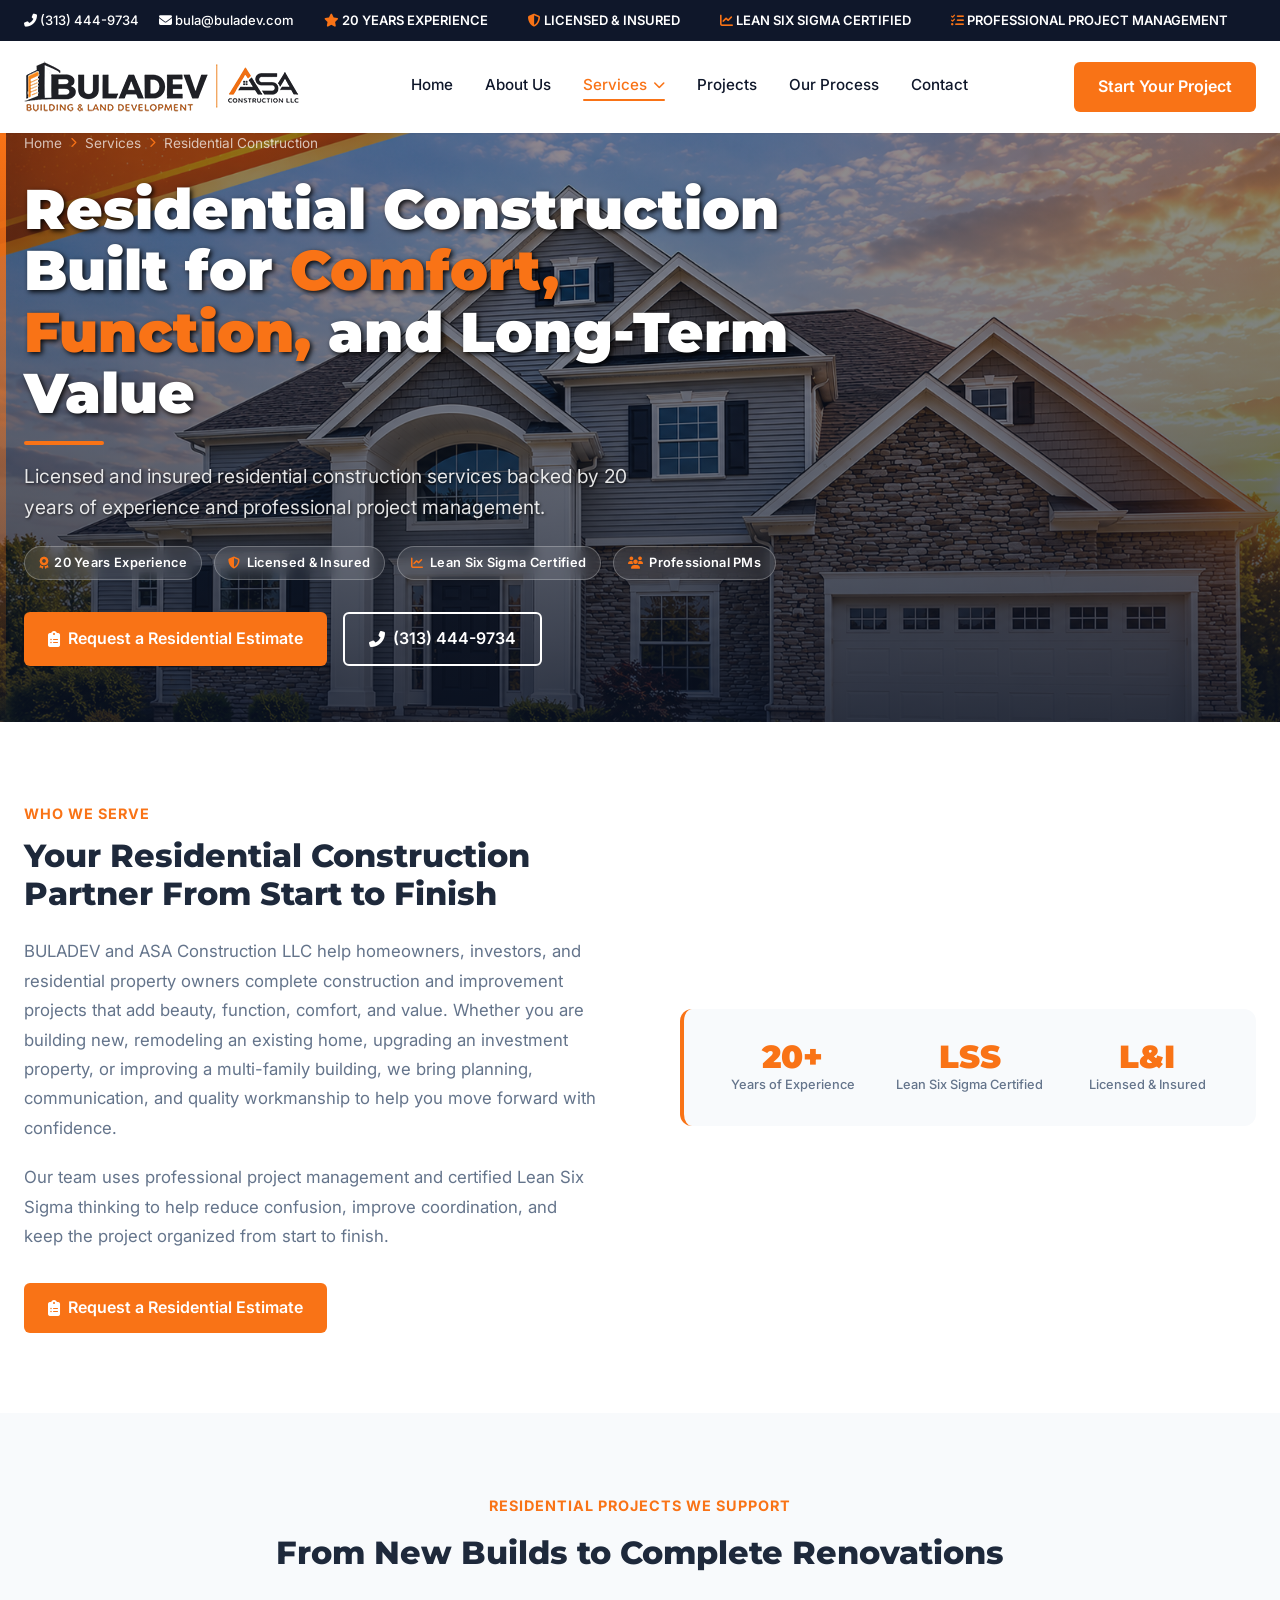
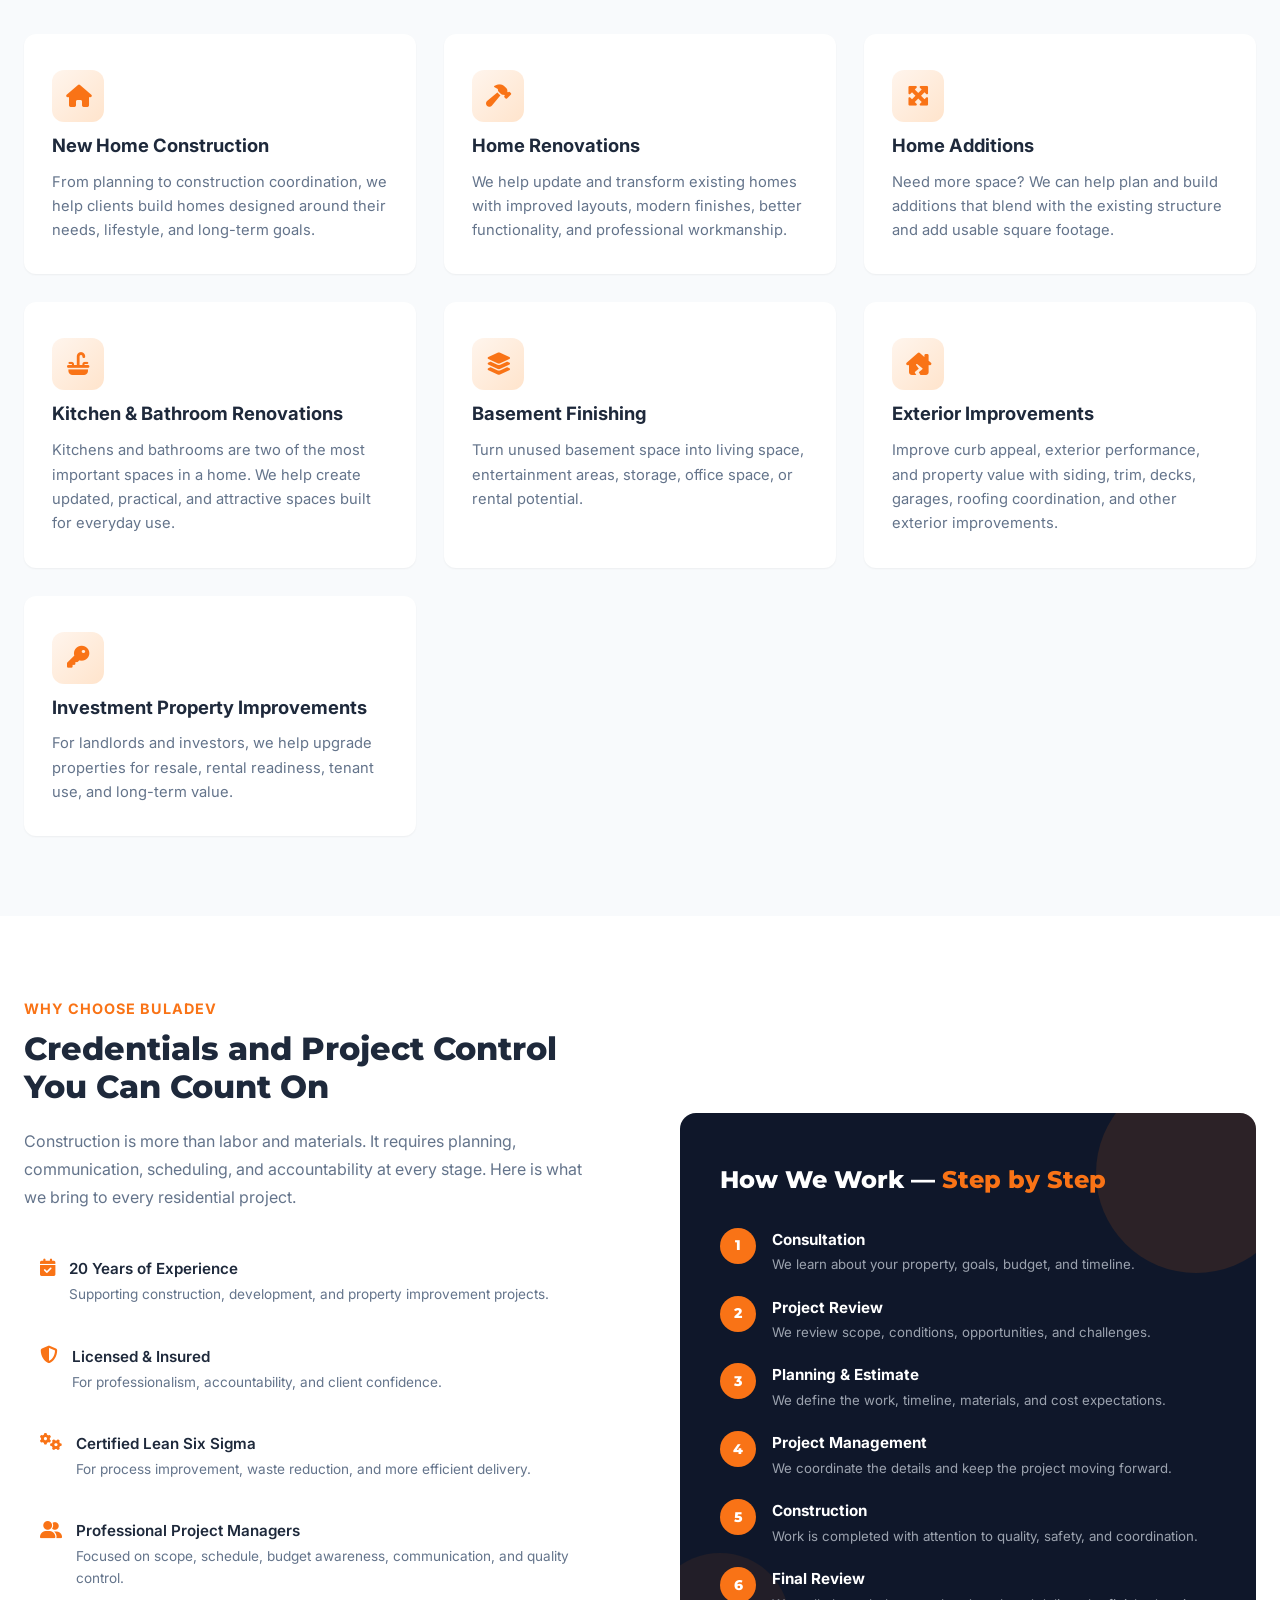
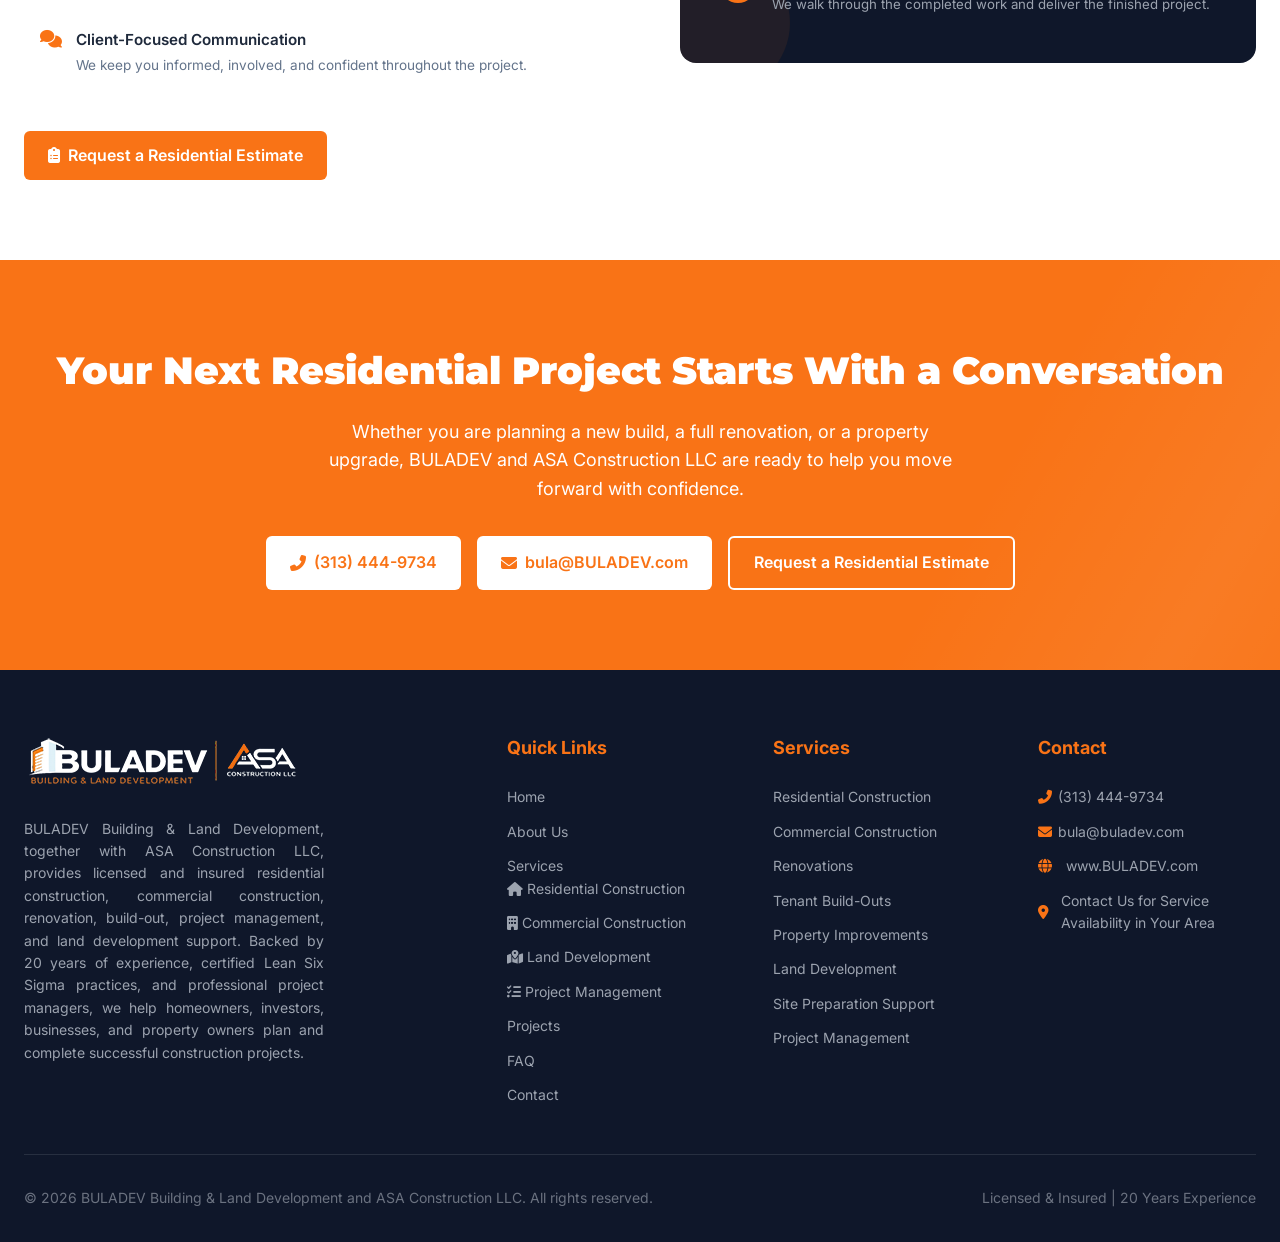
<file: residential-construction.html>
<!DOCTYPE html>
<html lang="en">
<head>
    <meta charset="UTF-8">
    <meta name="viewport" content="width=device-width, initial-scale=1.0">
    <title>Residential Construction | BULADEV Building & Land Development</title>
    <meta name="description" content="Licensed and insured residential construction services backed by 20 years of experience and professional project management.">

    <!-- Google Fonts -->
    <link rel="preconnect" href="https://fonts.googleapis.com">
    <link href="https://fonts.googleapis.com/css2?family=Inter:wght@300;400;500;600;700;800;900&family=Montserrat:wght@700;800;900&display=swap" rel="stylesheet">

    <!-- Font Awesome -->
    <link rel="stylesheet" href="https://cdnjs.cloudflare.com/ajax/libs/font-awesome/6.4.0/css/all.min.css">

    <link rel="stylesheet" type="text/css" href="css/residential-construction.css">
</head>
<body>

<!-- Top Trust Bar -->
<div class="top-bar">
  <div class="container top-bar-content">
    <div class="top-contact">
      <a href="tel:3134449734"><i class="fas fa-phone-alt"></i> (313) 444-9734</a>
      <a href="mailto:bula@buladev.com"><i class="fas fa-envelope"></i> bula@buladev.com</a>
    </div>
    <div class="trust-marquee">
      <div class="trust-track">
        <span><i class="fas fa-star"></i> 20 YEARS EXPERIENCE</span>
        <span><i class="fas fa-shield-alt"></i> LICENSED &amp; INSURED</span>
        <span><i class="fas fa-chart-line"></i> LEAN SIX SIGMA CERTIFIED</span>
        <span><i class="fas fa-tasks"></i> PROFESSIONAL PROJECT MANAGEMENT</span>
        <span><i class="fas fa-star"></i> 20 YEARS EXPERIENCE</span>
        <span><i class="fas fa-shield-alt"></i> LICENSED &amp; INSURED</span>
        <span><i class="fas fa-chart-line"></i> LEAN SIX SIGMA CERTIFIED</span>
        <span><i class="fas fa-tasks"></i> PROFESSIONAL PROJECT MANAGEMENT</span>
      </div>
    </div>
  </div>
</div>

<!-- Navigation -->
<header class="navbar" id="navbar">
  <div class="container nav-container">
    <div class="logo-group">
      <img src="img/header logo.png" alt="BULADEV Logo">
    </div>
    <nav class="nav-links" id="nav-links">
      <a href="index.html">Home</a>
      <a href="about.html">About Us</a>
      <div class="dropdown">
        <a href="services.html" class="dropdown-toggle active">
          Services <i class="fas fa-chevron-down"></i>
        </a>
        <div class="dropdown-menu">
          <a href="residential-construction.html" style="color:var(--primary-orange);font-weight:700;">Residential Construction</a>
          <a href="commercial.html">Commercial Construction</a>
          <a href="land-development.html">Land Development</a>
          <a href="project-management.html">Project Management</a>
        </div>
      </div>
      <a href="portfolio.html">Projects</a>
      <a href="process.html">Our Process</a>
      <a href="contact.html">Contact</a>
    </nav>
    <a href="contact.html" class="btn btn-primary nav-cta">Start Your Project</a>
    <button class="mobile-menu-btn" id="mobile-menu-btn" aria-label="Open menu" aria-expanded="false" aria-controls="mobile-menu">
      <i class="fas fa-bars"></i>
    </button>
  </div>
</header>

<!-- Mobile Menu Overlay -->
<div class="mobile-menu-overlay" id="mobile-menu-overlay"></div>
<div class="mobile-menu" id="mobile-menu">
  <button class="close-menu-btn" id="close-menu-btn" aria-label="Close menu"><i class="fas fa-times"></i></button>
  <a href="index.html">Home</a>
  <a href="about.html">About Us</a>
  <a href="services.html">Services</a>
  <div class="mobile-submenu">
    <a href="residential-construction.html">Residential Construction</a>
    <a href="commercial.html">Commercial Construction</a>
    <a href="land-development.html">Land Development</a>
    <a href="project-management.html">Project Management</a>
  </div>
  <a href="portfolio.html">Projects</a>
  <a href="process.html">Our Process</a>
  <a href="contact.html">Contact</a>
  <a href="contact.html" class="btn btn-primary">Start Your Project</a>
</div>

<main>

<!-- ── Page Hero ── -->
<section class="page-hero" id="home">
  <div class="page-hero-bg" style="background-image:url('img/residencial-hero.png');"></div>
  <div class="page-hero-overlay"></div>
  <div class="page-hero-content">
    <div class="container">
      <div class="hero-breadcrumb">
        <a href="index.html">Home</a>
        <i class="fas fa-chevron-right"></i>
        <a href="services.html">Services</a>
        <i class="fas fa-chevron-right"></i>
        <span>Residential Construction</span>
      </div>
      <h1>Residential Construction Built for <span>Comfort, Function,</span> and Long-Term Value</h1>
      <div class="hero-divider"></div>
      <p>Licensed and insured residential construction services backed by 20 years of experience and professional project management.</p>
      <div class="hero-badges">
        <span class="hero-badge"><i class="fas fa-award"></i> 20 Years Experience</span>
        <span class="hero-badge"><i class="fas fa-shield-alt"></i> Licensed &amp; Insured</span>
        <span class="hero-badge"><i class="fas fa-chart-line"></i> Lean Six Sigma Certified</span>
        <span class="hero-badge"><i class="fas fa-users"></i> Professional PMs</span>
      </div>
      <div class="hero-cta-row">
        <a href="contact.html" class="btn btn-primary"><i class="fas fa-clipboard-list"></i> Request a Residential Estimate</a>
        <a href="tel:3134449734" class="btn btn-outline-white"><i class="fas fa-phone-alt"></i> (313) 444-9734</a>
      </div>
    </div>
  </div>
</section>

<!-- ── Intro Section ── -->
<section class="intro-section" id="about-residential">
  <div class="container intro-grid">

    <div class="intro-text-col reveal reveal-left">
      <span class="section-tag">Who We Serve</span>
      <h2>Your Residential Construction Partner From Start to Finish</h2>
      <p>BULADEV and ASA Construction LLC help homeowners, investors, and residential property owners complete construction and improvement projects that add beauty, function, comfort, and value. Whether you are building new, remodeling an existing home, upgrading an investment property, or improving a multi-family building, we bring planning, communication, and quality workmanship to help you move forward with confidence.</p>
      <p>Our team uses professional project management and certified Lean Six Sigma thinking to help reduce confusion, improve coordination, and keep the project organized from start to finish.</p>
      <a href="contact.html" class="btn btn-primary"><i class="fas fa-clipboard-list"></i> Request a Residential Estimate</a>
    </div>

    <div class="stat-cluster reveal reveal-right">
      <div class="stat-item">
        <div class="stat-number">20+</div>
        <div class="stat-label">Years of Experience</div>
      </div>
      <div class="stat-item">
        <div class="stat-number">LSS</div>
        <div class="stat-label">Lean Six Sigma Certified</div>
      </div>
      <div class="stat-item">
        <div class="stat-number">L&I</div>
        <div class="stat-label">Licensed &amp; Insured</div>
      </div>
    </div>

  </div>
</section>

<!-- ── Project Types ── -->
<section class="projects-section" id="residential-projects">
  <div class="container">
    <div class="section-header reveal">
      <span class="section-tag">Residential Projects We Support</span>
      <h2>From New Builds to Complete Renovations</h2>
    </div>
    <div class="projects-grid reveal-stagger">

      <div class="project-type-card reveal">
        <div class="project-type-icon"><i class="fas fa-home"></i></div>
        <h3>New Home Construction</h3>
        <p>From planning to construction coordination, we help clients build homes designed around their needs, lifestyle, and long-term goals.</p>
      </div>

      <div class="project-type-card reveal">
        <div class="project-type-icon"><i class="fas fa-hammer"></i></div>
        <h3>Home Renovations</h3>
        <p>We help update and transform existing homes with improved layouts, modern finishes, better functionality, and professional workmanship.</p>
      </div>

      <div class="project-type-card reveal">
        <div class="project-type-icon"><i class="fas fa-expand-arrows-alt"></i></div>
        <h3>Home Additions</h3>
        <p>Need more space? We can help plan and build additions that blend with the existing structure and add usable square footage.</p>
      </div>

      <div class="project-type-card reveal">
        <div class="project-type-icon"><i class="fas fa-sink"></i></div>
        <h3>Kitchen &amp; Bathroom Renovations</h3>
        <p>Kitchens and bathrooms are two of the most important spaces in a home. We help create updated, practical, and attractive spaces built for everyday use.</p>
      </div>

      <div class="project-type-card reveal">
        <div class="project-type-icon"><i class="fas fa-layer-group"></i></div>
        <h3>Basement Finishing</h3>
        <p>Turn unused basement space into living space, entertainment areas, storage, office space, or rental potential.</p>
      </div>

      <div class="project-type-card reveal">
        <div class="project-type-icon"><i class="fas fa-house-damage"></i></div>
        <h3>Exterior Improvements</h3>
        <p>Improve curb appeal, exterior performance, and property value with siding, trim, decks, garages, roofing coordination, and other exterior improvements.</p>
      </div>

      <div class="project-type-card reveal">
        <div class="project-type-icon"><i class="fas fa-key"></i></div>
        <h3>Investment Property Improvements</h3>
        <p>For landlords and investors, we help upgrade properties for resale, rental readiness, tenant use, and long-term value.</p>
      </div>

    </div>
  </div>
</section>

<!-- ── Why Choose + Process ── -->
<section class="why-section" id="why-residential">
  <div class="container why-inner">

    <div class="why-left reveal reveal-left">
      <span class="section-tag">Why Choose BULADEV</span>
      <h2>Credentials and Project Control You Can Count On</h2>
      <p>Construction is more than labor and materials. It requires planning, communication, scheduling, and accountability at every stage. Here is what we bring to every residential project.</p>

      <div class="credential-list">
        <div class="credential-item">
          <i class="fas fa-calendar-check"></i>
          <div>
            <span>20 Years of Experience</span>
            <small>Supporting construction, development, and property improvement projects.</small>
          </div>
        </div>
        <div class="credential-item">
          <i class="fas fa-shield-alt"></i>
          <div>
            <span>Licensed &amp; Insured</span>
            <small>For professionalism, accountability, and client confidence.</small>
          </div>
        </div>
        <div class="credential-item">
          <i class="fas fa-cogs"></i>
          <div>
            <span>Certified Lean Six Sigma</span>
            <small>For process improvement, waste reduction, and more efficient delivery.</small>
          </div>
        </div>
        <div class="credential-item">
          <i class="fas fa-user-group"></i>
          <div>
            <span>Professional Project Managers</span>
            <small>Focused on scope, schedule, budget awareness, communication, and quality control.</small>
          </div>
        </div>
        <div class="credential-item">
          <i class="fas fa-comments"></i>
          <div>
            <span>Client-Focused Communication</span>
            <small>We keep you informed, involved, and confident throughout the project.</small>
          </div>
        </div>
      </div>

      <a href="contact.html" class="btn btn-primary"><i class="fas fa-clipboard-list"></i> Request a Residential Estimate</a>
    </div>

    <div class="why-right reveal reveal-right">
      <div class="accent-panel">
        <div class="accent-panel-title">How We Work — <span>Step by Step</span></div>
        <div class="process-mini">
          <div class="process-mini-step">
            <div class="mini-num">1</div>
            <div class="mini-text">
              <h4>Consultation</h4>
              <p>We learn about your property, goals, budget, and timeline.</p>
            </div>
          </div>
          <div class="process-mini-step">
            <div class="mini-num">2</div>
            <div class="mini-text">
              <h4>Project Review</h4>
              <p>We review scope, conditions, opportunities, and challenges.</p>
            </div>
          </div>
          <div class="process-mini-step">
            <div class="mini-num">3</div>
            <div class="mini-text">
              <h4>Planning &amp; Estimate</h4>
              <p>We define the work, timeline, materials, and cost expectations.</p>
            </div>
          </div>
          <div class="process-mini-step">
            <div class="mini-num">4</div>
            <div class="mini-text">
              <h4>Project Management</h4>
              <p>We coordinate the details and keep the project moving forward.</p>
            </div>
          </div>
          <div class="process-mini-step">
            <div class="mini-num">5</div>
            <div class="mini-text">
              <h4>Construction</h4>
              <p>Work is completed with attention to quality, safety, and coordination.</p>
            </div>
          </div>
          <div class="process-mini-step">
            <div class="mini-num">6</div>
            <div class="mini-text">
              <h4>Final Review</h4>
              <p>We walk through the completed work and deliver the finished project.</p>
            </div>
          </div>
        </div>
      </div>
    </div>

  </div>
</section>

<!-- ── CTA ── -->
<section class="cta-section" id="contact-cta">
  <div class="container">
    <h2 class="cta-title reveal">Your Next Residential Project Starts With a Conversation</h2>
    <p class="cta-desc reveal">Whether you are planning a new build, a full renovation, or a property upgrade, BULADEV and ASA Construction LLC are ready to help you move forward with confidence.</p>
    <div class="cta-buttons reveal">
      <a href="tel:3134449734" class="btn btn-white"><i class="fas fa-phone-alt"></i> (313) 444-9734</a>
      <a href="mailto:bula@buladev.com" class="btn btn-white"><i class="fas fa-envelope"></i> bula@BULADEV.com</a>
      <a href="contact.html" class="btn btn-outline-white">Request a Residential Estimate</a>
    </div>
  </div>
</section>

</main>

<!-- Footer -->
    <footer class="footer">
        <div class="container">
            <div class="footer-grid">
                <div class="footer-col footer-about">
                   <div class="logo-group">
                <img href="#home" src="img/footer logo.png" alt="BULADEV Logo">
            </div>
                    <p class="footer-desc">BULADEV Building & Land Development, together with ASA Construction LLC, provides licensed and insured residential construction, commercial construction, renovation, build-out, project management, and land development support. Backed by 20 years of experience, certified Lean Six Sigma practices, and professional project managers, we help homeowners, investors, businesses, and property owners plan and complete successful construction projects.</p>
                </div>

                <div class="footer-col">
                    <h4>Quick Links</h4>
                    <ul>
                       <li><a href="#home">Home</a></li>
                        <li><a href="about.html">About Us</a></li>
                        <li class="dropdown">
        <a href="services.html">Services</a>

        <ul class="submenu">
            <li><a href="residential-construction.html"><i class="fas fa-home"></i> Residential Construction</a></li>
            <li><a href="commercial.html"><i class="fas fa-building"></i> Commercial Construction</a></li>
            <li><a href="land-development.html"><i class="fas fa-map-marked-alt"></i> Land Development</a></li>
            <li><a href="project-management.html"><i class="fas fa-tasks"></i> Project Management</a></li>
        </ul>
        
    </li>
                        <li><a href="portfolio.html">Projects</a></li>
                         <li><a href="#faq">FAQ</a></li>
                        <li><a href="contact.html">Contact</a></li>
                    </ul>
                </div>

                <div class="footer-col">
                    <h4>Services</h4>
                    <ul>
                        <li><a href="residential-construction.html">Residential Construction</a></li>
                        <li><a href="commercial.html">Commercial Construction</a></li>
                        <li><a href="land-development.html">Renovations</a></li>
                        <li><a href="project-management.html">Tenant Build-Outs</a></li>
                        <li><a href="residential-construction.html">Property Improvements</a></li>
                        <li><a href="land-development.html">Land Development</a></li>
                        <li><a href="contact.html">Site Preparation Support</a></li>
                        <li><a href="project-management.html">Project Management</a></li>
                    </ul>
                </div>

                <div class="footer-col">
                    <h4>Contact</h4>
                    <ul class="contact-list">

                    <a href="tel:3134449734"><i class="fas fa-phone-alt"></i> (313) 444-9734</a>
                    <a href="mailto:bula@buladev.com"><i class="fas fa-envelope"></i> bula@buladev.com</a>
                    <a href="www.BULADEV.com"><li><i class="fas fa-globe"></i> www.BULADEV.com</li></a>
                    <li><i class="fa-solid fa-location-dot"></i> Contact Us for Service Availability in Your Area</li>
                    </ul>
                </div>
            </div>

            <div class="footer-bottom">
                <p>&copy; <span id="current-year">2026</span> BULADEV Building & Land Development and ASA Construction LLC. All rights reserved.</p>
                <p>Licensed & Insured | 20 Years Experience</p>
            </div>
        </div>
    </footer>

<script>
/* ── Mobile Menu ── */
(function(){
  const btn=document.getElementById('mobile-menu-btn');
  const menu=document.getElementById('mobile-menu');
  const overlay=document.getElementById('mobile-menu-overlay');
  const close=document.getElementById('close-menu-btn');
  function openMenu(){menu.classList.add('active');overlay.classList.add('active');btn.setAttribute('aria-expanded','true');document.body.style.overflow='hidden';}
  function closeMenu(){menu.classList.remove('active');overlay.classList.remove('active');btn.setAttribute('aria-expanded','false');document.body.style.overflow='';}
  if(btn)btn.addEventListener('click',openMenu);
  if(close)close.addEventListener('click',closeMenu);
  if(overlay)overlay.addEventListener('click',closeMenu);
  document.querySelectorAll('.mobile-menu a').forEach(a=>a.addEventListener('click',closeMenu));
})();

/* ── Navbar shadow ── */
(function(){
  const navbar=document.getElementById('navbar');
  if(!navbar)return;
  window.addEventListener('scroll',()=>{
    navbar.style.boxShadow=window.scrollY>10?'0 4px 20px rgba(0,0,0,.1)':'0 1px 2px rgba(0,0,0,.05)';
  },{passive:true});
})();

/* ── Scroll Reveal ── */
(function(){
  const targets=[
    {sel:'.intro-text-col',cls:'reveal reveal-left'},
    {sel:'.stat-cluster',cls:'reveal reveal-right'},
    {sel:'.section-header',cls:'reveal'},
    {sel:'.project-type-card',cls:'reveal',stagger:true},
    {sel:'.why-left',cls:'reveal reveal-left'},
    {sel:'.why-right',cls:'reveal reveal-right'},
    {sel:'.cta-title',cls:'reveal'},
    {sel:'.cta-desc',cls:'reveal'},
    {sel:'.cta-buttons',cls:'reveal'},
    {sel:'.credential-item',cls:'reveal reveal-scale',stagger:true},
  ];
  targets.forEach(({sel,cls,stagger})=>{
    document.querySelectorAll(sel).forEach((el,i)=>{
      if(el.dataset.revealed)return;
      el.dataset.revealed='1';
      cls.split(' ').forEach(c=>el.classList.add(c));
      if(stagger)el.style.transitionDelay=(i*90)+'ms';
    });
  });
  const io=new IntersectionObserver(entries=>{
    entries.forEach(e=>{if(e.isIntersecting){e.target.classList.add('visible');io.unobserve(e.target);}});
  },{threshold:0.1});
  document.querySelectorAll('.reveal').forEach(el=>io.observe(el));
})();

/* ── Footer year ── */
(function(){
  const el=document.getElementById('current-year');
  if(el)el.textContent=new Date().getFullYear();
})();
</script>

</body>
</html>
</file>
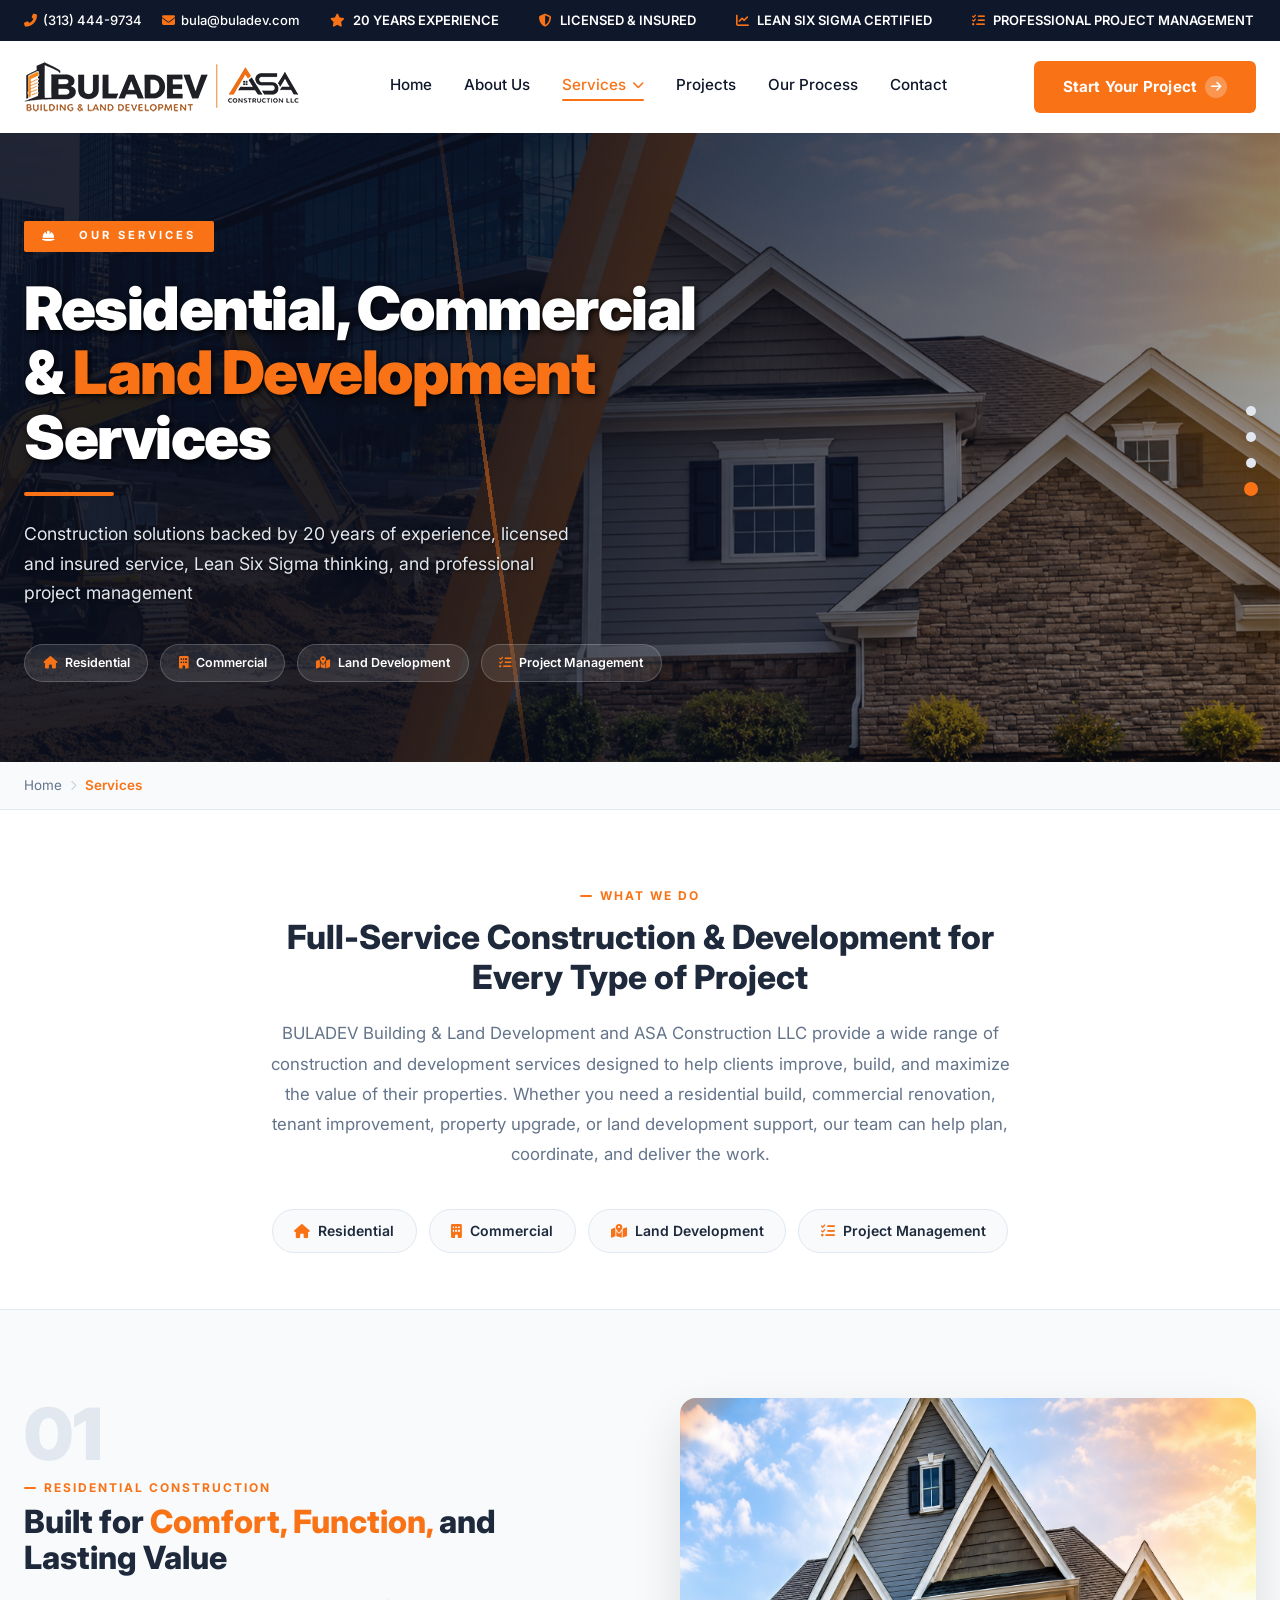
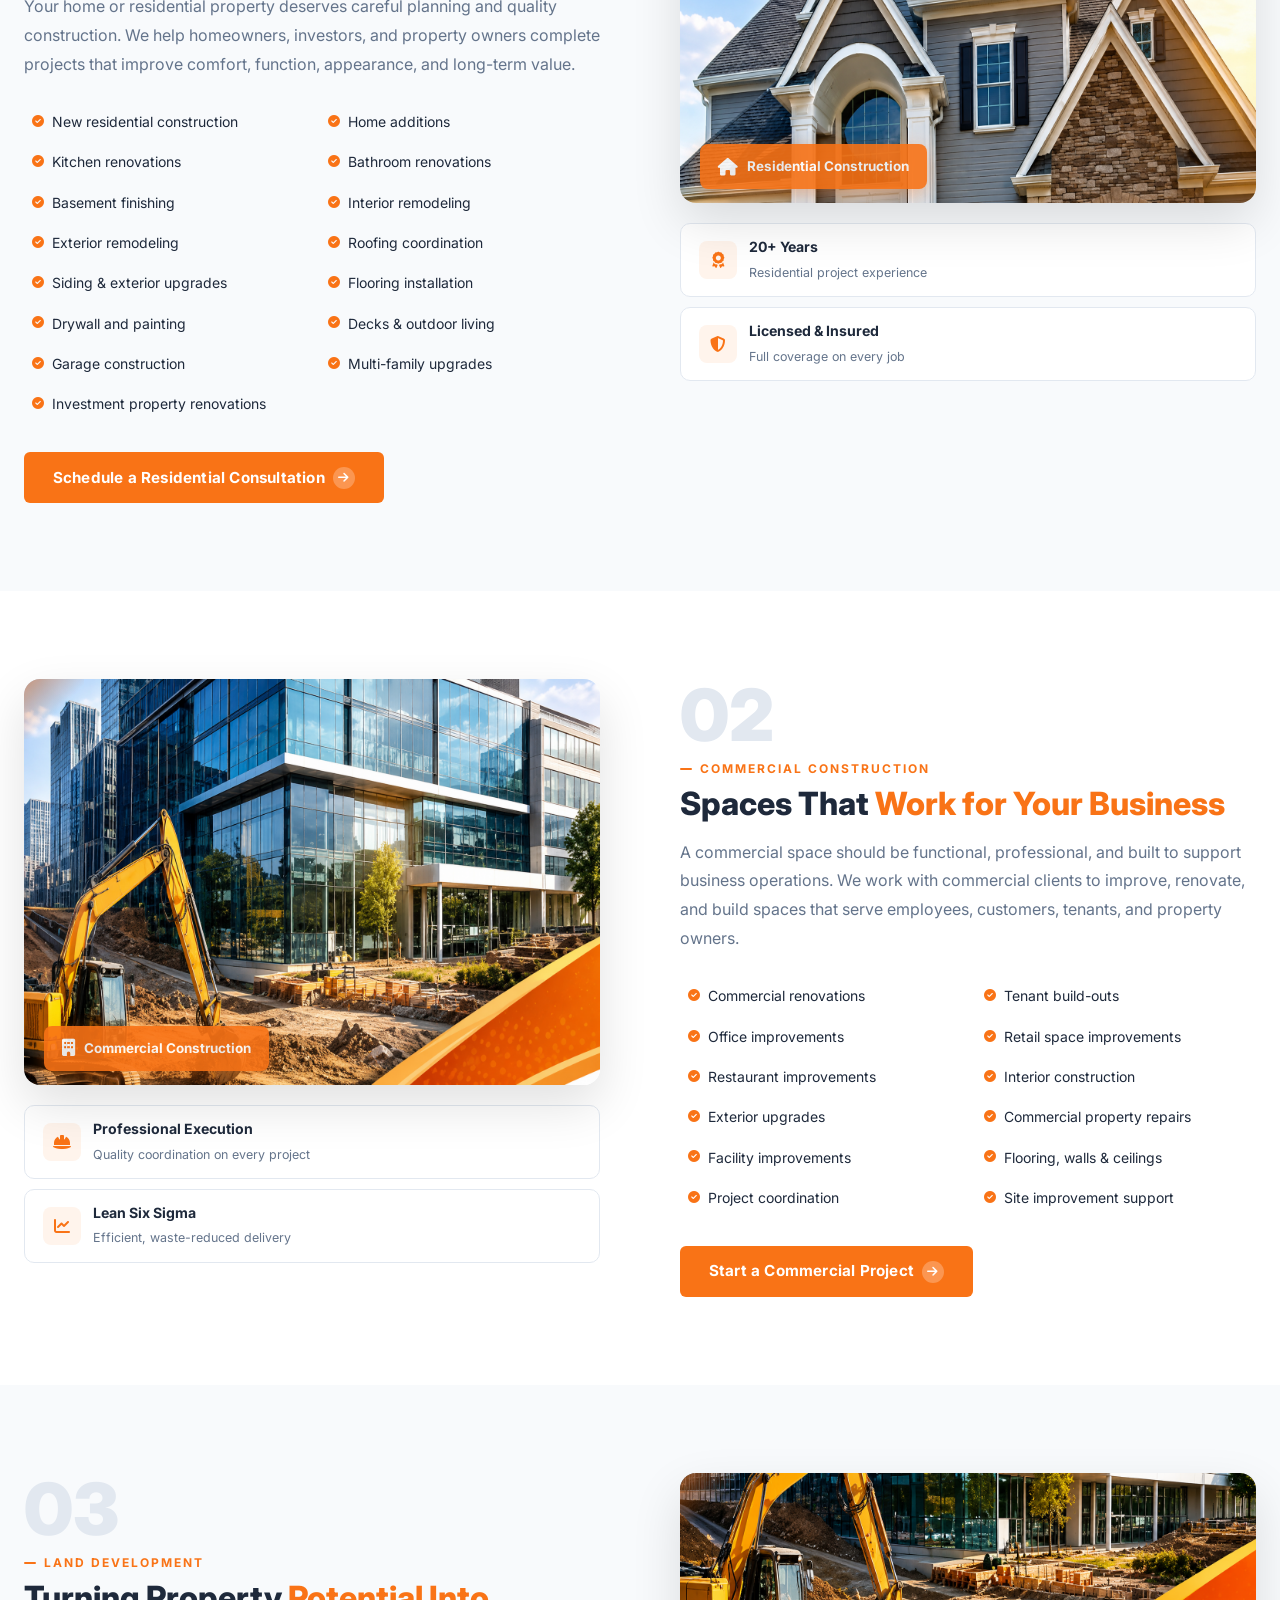
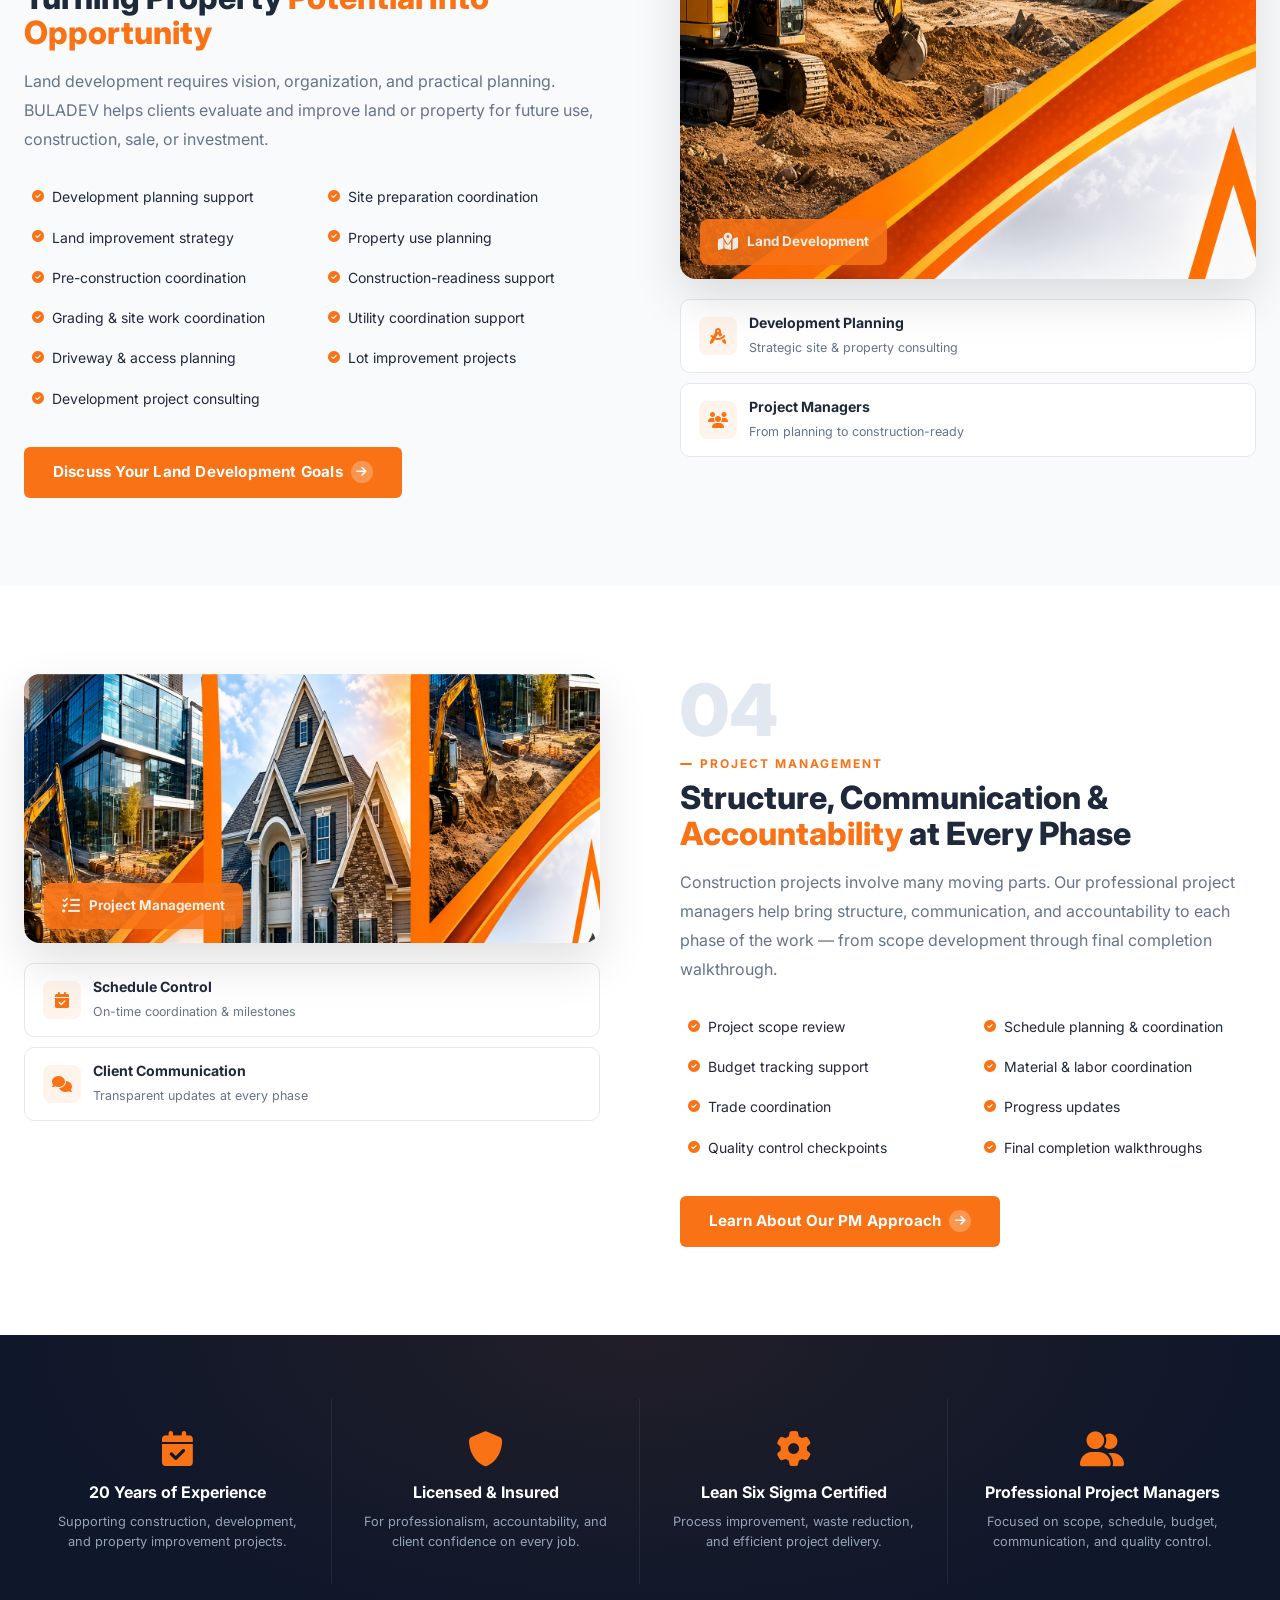
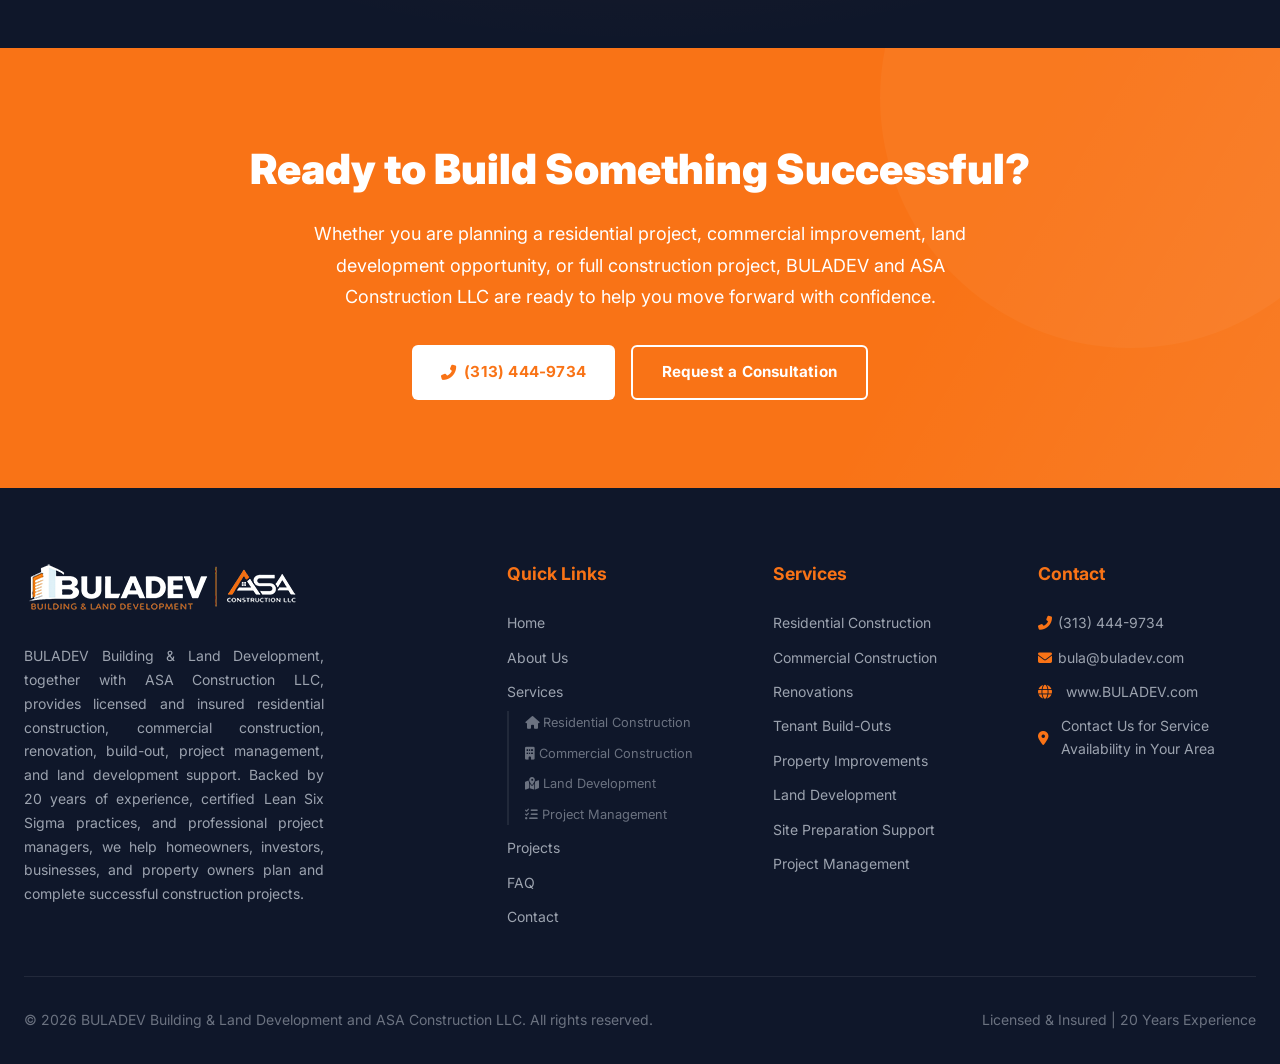
<file: services.html>
<!DOCTYPE html>
<html lang="en">
<head>
    <meta charset="UTF-8">
    <meta name="viewport" content="width=device-width, initial-scale=1.0">
    <title>Services | BULADEV Building & Land Development</title>
    <meta name="description" content="Residential construction, commercial construction, land development, and professional project management services backed by 20 years of experience.">
    <link rel="preconnect" href="https://fonts.googleapis.com">
    <link href="https://fonts.googleapis.com/css2?family=Inter:wght@300;400;500;600;700;800;900&display=swap" rel="stylesheet">
    <link rel="stylesheet" href="https://cdnjs.cloudflare.com/ajax/libs/font-awesome/6.4.0/css/all.min.css">

    <link rel="stylesheet" type="text/css" href="css/services.css">
</head>
<body>

<!-- ─── Progress Sidebar ─── -->
<nav class="progress-sidebar" aria-label="Page sections">
    <div class="progress-dot" data-target="residential-construction" data-label="Residential"></div>
    <div class="progress-dot" data-target="commercial-construction"  data-label="Commercial"></div>
    <div class="progress-dot" data-target="land-development"         data-label="Land Development"></div>
    <div class="progress-dot" data-target="project-management"       data-label="Project Management"></div>
</nav>

<!-- ─── Top Bar ─── -->
<div class="top-bar">
    <div class="container top-bar-content">
        <div class="top-contact">
            <a href="tel:3134449734"><i class="fas fa-phone-alt"></i> (313) 444-9734</a>
            <a href="mailto:bula@buladev.com"><i class="fas fa-envelope"></i> bula@buladev.com</a>
        </div>
        <div class="trust-marquee">
            <div class="trust-track">
                <span><i class="fas fa-star"></i> 20 YEARS EXPERIENCE</span>
                <span><i class="fas fa-shield-alt"></i> LICENSED &amp; INSURED</span>
                <span><i class="fas fa-chart-line"></i> LEAN SIX SIGMA CERTIFIED</span>
                <span><i class="fas fa-tasks"></i> PROFESSIONAL PROJECT MANAGEMENT</span>
                <span><i class="fas fa-star"></i> 20 YEARS EXPERIENCE</span>
                <span><i class="fas fa-shield-alt"></i> LICENSED &amp; INSURED</span>
                <span><i class="fas fa-chart-line"></i> LEAN SIX SIGMA CERTIFIED</span>
                <span><i class="fas fa-tasks"></i> PROFESSIONAL PROJECT MANAGEMENT</span>
            </div>
        </div>
    </div>
</div>

<!-- ─── Navbar ─── -->
<header class="navbar" id="navbar">
    <div class="container nav-container">
        <div class="logo-group">
            <img src="img/header logo.png" alt="BULADEV Logo">
        </div>
        <nav class="nav-links">
            <a href="index.html">Home</a>
            <a href="about.html">About Us</a>
            <div class="dropdown">
                <a href="services.html" class="dropdown-toggle active">
                    Services <i class="fas fa-chevron-down"></i>
                </a>
                <div class="dropdown-menu">
                    <a href="residential-construction.html"><i class="fas fa-home"></i>Residential Construction</a>
                    <a href="commercial.html"><i class="fas fa-building"></i>Commercial Construction</a>
                    <a href="land-development.html"><i class="fas fa-map-marked-alt"></i>Land Development</a>
                    <a href="project-management.html"><i class="fas fa-tasks"></i>Project Management</a>
                </div>
            </div>
            <a href="portfolio.html">Projects</a>
            <a href="process.html">Our Process</a>
            <a href="contact.html">Contact</a>
        </nav>
        <a href="contact.html" class="btn btn-primary nav-cta">
            Start Your Project <span class="btn-arrow"><i class="fas fa-arrow-right"></i></span>
        </a>
        <button class="mobile-menu-btn" id="mobile-menu-btn" aria-label="Open menu" aria-expanded="false" aria-controls="mobile-menu">
            <i class="fas fa-bars"></i>
        </button>
    </div>
</header>

<!-- Mobile Menu -->
<div class="mobile-menu-overlay" id="mobile-menu-overlay"></div>
<div class="mobile-menu" id="mobile-menu">
    <button class="close-menu-btn" id="close-menu-btn" aria-label="Close menu"><i class="fas fa-times"></i></button>
    <a href="index.html">Home</a>
    <a href="about.html">About Us</a>
    <a href="services.html" class="active">Services</a>
    <div class="mobile-submenu">
        <a href="residential-construction.html">Residential Construction</a>
        <a href="commercial.html">Commercial Construction</a>
        <a href="land-development.html">Land Development</a>
        <a href="project-management.html">Project Management</a>
    </div>
    <a href="portfolio.html">Projects</a>
    <a href="process.html">Our Process</a>
    <a href="contact.html">Contact</a>
    <a href="contact.html" class="btn btn-primary">Start Your Project</a>
</div>

<main>

<!-- ─── Hero ─── -->
<section class="services-hero">
    <img src="img/service-hero.png" alt="BULADEV construction and residential services" class="services-hero-img">
    <div class="services-hero-overlay"></div>
    <div class="services-hero-content container">
        <span class="services-hero-eyebrow"><i class="fas fa-hard-hat"></i>&nbsp; Our Services</span>
        <h1>Residential, Commercial &amp; <span>Land Development</span> Services</h1>
        <hr class="services-hero-rule">
        <p>Construction solutions backed by 20 years of experience, licensed and insured service, Lean Six Sigma thinking, and professional project management</p>
        <div class="services-hero-badges">
            <a href="#residential-construction" class="hero-badge"><i class="fas fa-home"></i> Residential</a>
            <a href="#commercial-construction"  class="hero-badge"><i class="fas fa-building"></i> Commercial</a>
            <a href="#land-development"         class="hero-badge"><i class="fas fa-map-marked-alt"></i> Land Development</a>
            <a href="#project-management"       class="hero-badge"><i class="fas fa-tasks"></i> Project Management</a>
        </div>
    </div>
</section>

<!-- ─── Breadcrumb ─── -->
<div class="breadcrumb-bar">
    <div class="container">
        <nav class="breadcrumb">
            <a href="index.html">Home</a>
            <span class="sep"><i class="fas fa-chevron-right"></i></span>
            <span class="current">Services</span>
        </nav>
    </div>
</div>

<!-- ─── Intro ─── -->
<div class="services-intro">
    <div class="container">
        <div class="reveal">
            <span class="section-tag">What We Do</span>
            <h2>Full-Service Construction &amp; Development for Every Type of Project</h2>
            <p>BULADEV Building &amp; Land Development and ASA Construction LLC provide a wide range of construction and development services designed to help clients improve, build, and maximize the value of their properties. Whether you need a residential build, commercial renovation, tenant improvement, property upgrade, or land development support, our team can help plan, coordinate, and deliver the work.</p>
        </div>
        <nav class="service-nav reveal">
            <a href="#residential-construction"><i class="fas fa-home"></i><span>Residential</span></a>
            <a href="#commercial-construction"><i class="fas fa-building"></i><span>Commercial</span></a>
            <a href="#land-development"><i class="fas fa-map-marked-alt"></i><span>Land Development</span></a>
            <a href="#project-management"><i class="fas fa-tasks"></i><span>Project Management</span></a>
        </nav>
    </div>
</div>

<!-- ═══════════════════════════════════════════
     SERVICE BLOCK 1 — RESIDENTIAL
     ═══════════════════════════════════════════ -->
<section class="service-block" id="residential-construction">
    <div class="container">
        <div class="service-block-inner">

            <div class="service-visual reveal reveal-left">
                <div class="service-img-wrap">
                    <img src="img/residential-construction.png" alt="Residential construction">
                    <div class="service-img-badge"><i class="fas fa-home"></i> Residential Construction</div>
                </div>
                <div class="service-accent-bar">
                    <div class="accent-stat">
                        <i class="fas fa-award"></i>
                        <div class="accent-stat-text">
                            <strong>20+ Years</strong>
                            <span>Residential project experience</span>
                        </div>
                    </div>
                    <div class="accent-stat">
                        <i class="fas fa-shield-alt"></i>
                        <div class="accent-stat-text">
                            <strong>Licensed &amp; Insured</strong>
                            <span>Full coverage on every job</span>
                        </div>
                    </div>
                </div>
            </div>

            <div class="service-content reveal reveal-right">
                <div class="service-number">01</div>
                <span class="section-tag">Residential Construction</span>
                <h2>Built for <span>Comfort, Function,</span> and Lasting Value</h2>
                <p>Your home or residential property deserves careful planning and quality construction. We help homeowners, investors, and property owners complete projects that improve comfort, function, appearance, and long-term value.</p>
                <ul class="service-list">
                    <li><i class="fas fa-check-circle"></i> New residential construction</li>
                    <li><i class="fas fa-check-circle"></i> Home additions</li>
                    <li><i class="fas fa-check-circle"></i> Kitchen renovations</li>
                    <li><i class="fas fa-check-circle"></i> Bathroom renovations</li>
                    <li><i class="fas fa-check-circle"></i> Basement finishing</li>
                    <li><i class="fas fa-check-circle"></i> Interior remodeling</li>
                    <li><i class="fas fa-check-circle"></i> Exterior remodeling</li>
                    <li><i class="fas fa-check-circle"></i> Roofing coordination</li>
                    <li><i class="fas fa-check-circle"></i> Siding &amp; exterior upgrades</li>
                    <li><i class="fas fa-check-circle"></i> Flooring installation</li>
                    <li><i class="fas fa-check-circle"></i> Drywall and painting</li>
                    <li><i class="fas fa-check-circle"></i> Decks &amp; outdoor living</li>
                    <li><i class="fas fa-check-circle"></i> Garage construction</li>
                    <li><i class="fas fa-check-circle"></i> Multi-family upgrades</li>
                    <li><i class="fas fa-check-circle"></i> Investment property renovations</li>
                </ul>
                <a href="contact.html" class="btn btn-primary">
                    Schedule a Residential Consultation <span class="btn-arrow"><i class="fas fa-arrow-right"></i></span>
                </a>
            </div>

        </div>
    </div>
</section>

<!-- ═══════════════════════════════════════════
     SERVICE BLOCK 2 — COMMERCIAL
     ═══════════════════════════════════════════ -->
<section class="service-block" id="commercial-construction">
    <div class="container">
        <div class="service-block-inner">

            <div class="service-visual reveal reveal-right">
                <div class="service-img-wrap">
                    <img src="img/commercial.png" alt="Commercial construction">
                    <div class="service-img-badge"><i class="fas fa-building"></i> Commercial Construction</div>
                </div>
                <div class="service-accent-bar">
                    <div class="accent-stat">
                        <i class="fas fa-hard-hat"></i>
                        <div class="accent-stat-text">
                            <strong>Professional Execution</strong>
                            <span>Quality coordination on every project</span>
                        </div>
                    </div>
                    <div class="accent-stat">
                        <i class="fas fa-chart-line"></i>
                        <div class="accent-stat-text">
                            <strong>Lean Six Sigma</strong>
                            <span>Efficient, waste-reduced delivery</span>
                        </div>
                    </div>
                </div>
            </div>

            <div class="service-content reveal reveal-left">
                <div class="service-number">02</div>
                <span class="section-tag">Commercial Construction</span>
                <h2>Spaces That <span>Work for Your Business</span></h2>
                <p>A commercial space should be functional, professional, and built to support business operations. We work with commercial clients to improve, renovate, and build spaces that serve employees, customers, tenants, and property owners.</p>
                <ul class="service-list">
                    <li><i class="fas fa-check-circle"></i> Commercial renovations</li>
                    <li><i class="fas fa-check-circle"></i> Tenant build-outs</li>
                    <li><i class="fas fa-check-circle"></i> Office improvements</li>
                    <li><i class="fas fa-check-circle"></i> Retail space improvements</li>
                    <li><i class="fas fa-check-circle"></i> Restaurant improvements</li>
                    <li><i class="fas fa-check-circle"></i> Interior construction</li>
                    <li><i class="fas fa-check-circle"></i> Exterior upgrades</li>
                    <li><i class="fas fa-check-circle"></i> Commercial property repairs</li>
                    <li><i class="fas fa-check-circle"></i> Facility improvements</li>
                    <li><i class="fas fa-check-circle"></i> Flooring, walls &amp; ceilings</li>
                    <li><i class="fas fa-check-circle"></i> Project coordination</li>
                    <li><i class="fas fa-check-circle"></i> Site improvement support</li>
                </ul>
                <a href="contact.html" class="btn btn-primary">
                    Start a Commercial Project <span class="btn-arrow"><i class="fas fa-arrow-right"></i></span>
                </a>
            </div>

        </div>
    </div>
</section>

<!-- ═══════════════════════════════════════════
     SERVICE BLOCK 3 — LAND DEVELOPMENT
     ═══════════════════════════════════════════ -->
<section class="service-block" id="land-development">
    <div class="container">
        <div class="service-block-inner">

            <div class="service-visual reveal reveal-left">
                <div class="service-img-wrap">
                    <img src="img/land-development.png" alt="Land development">
                    <div class="service-img-badge"><i class="fas fa-map-marked-alt"></i> Land Development</div>
                </div>
                <div class="service-accent-bar">
                    <div class="accent-stat">
                        <i class="fas fa-drafting-compass"></i>
                        <div class="accent-stat-text">
                            <strong>Development Planning</strong>
                            <span>Strategic site &amp; property consulting</span>
                        </div>
                    </div>
                    <div class="accent-stat">
                        <i class="fas fa-users"></i>
                        <div class="accent-stat-text">
                            <strong>Project Managers</strong>
                            <span>From planning to construction-ready</span>
                        </div>
                    </div>
                </div>
            </div>

            <div class="service-content reveal reveal-right">
                <div class="service-number">03</div>
                <span class="section-tag">Land Development</span>
                <h2>Turning Property <span>Potential Into Opportunity</span></h2>
                <p>Land development requires vision, organization, and practical planning. BULADEV helps clients evaluate and improve land or property for future use, construction, sale, or investment.</p>
                <ul class="service-list">
                    <li><i class="fas fa-check-circle"></i> Development planning support</li>
                    <li><i class="fas fa-check-circle"></i> Site preparation coordination</li>
                    <li><i class="fas fa-check-circle"></i> Land improvement strategy</li>
                    <li><i class="fas fa-check-circle"></i> Property use planning</li>
                    <li><i class="fas fa-check-circle"></i> Pre-construction coordination</li>
                    <li><i class="fas fa-check-circle"></i> Construction-readiness support</li>
                    <li><i class="fas fa-check-circle"></i> Grading &amp; site work coordination</li>
                    <li><i class="fas fa-check-circle"></i> Utility coordination support</li>
                    <li><i class="fas fa-check-circle"></i> Driveway &amp; access planning</li>
                    <li><i class="fas fa-check-circle"></i> Lot improvement projects</li>
                    <li><i class="fas fa-check-circle"></i> Development project consulting</li>
                </ul>
                <a href="contact.html" class="btn btn-primary">
                    Discuss Your Land Development Goals <span class="btn-arrow"><i class="fas fa-arrow-right"></i></span>
                </a>
            </div>

        </div>
    </div>
</section>

<!-- ═══════════════════════════════════════════
     SERVICE BLOCK 4 — PROJECT MANAGEMENT
     ═══════════════════════════════════════════ -->
<section class="service-block" id="project-management">
    <div class="container">
        <div class="service-block-inner">

            <div class="service-visual reveal reveal-right">
                <div class="service-img-wrap">
                    <img src="img/project.png" alt="Project management">
                    <div class="service-img-badge"><i class="fas fa-tasks"></i> Project Management</div>
                </div>
                <div class="service-accent-bar">
                    <div class="accent-stat">
                        <i class="fas fa-calendar-check"></i>
                        <div class="accent-stat-text">
                            <strong>Schedule Control</strong>
                            <span>On-time coordination &amp; milestones</span>
                        </div>
                    </div>
                    <div class="accent-stat">
                        <i class="fas fa-comments"></i>
                        <div class="accent-stat-text">
                            <strong>Client Communication</strong>
                            <span>Transparent updates at every phase</span>
                        </div>
                    </div>
                </div>
            </div>

            <div class="service-content reveal reveal-left">
                <div class="service-number">04</div>
                <span class="section-tag">Project Management</span>
                <h2>Structure, Communication &amp; <span>Accountability</span> at Every Phase</h2>
                <p>Construction projects involve many moving parts. Our professional project managers help bring structure, communication, and accountability to each phase of the work — from scope development through final completion walkthrough.</p>
                <ul class="service-list">
                    <li><i class="fas fa-check-circle"></i> Project scope review</li>
                    <li><i class="fas fa-check-circle"></i> Schedule planning &amp; coordination</li>
                    <li><i class="fas fa-check-circle"></i> Budget tracking support</li>
                    <li><i class="fas fa-check-circle"></i> Material &amp; labor coordination</li>
                    <li><i class="fas fa-check-circle"></i> Trade coordination</li>
                    <li><i class="fas fa-check-circle"></i> Progress updates</li>
                    <li><i class="fas fa-check-circle"></i> Quality control checkpoints</li>
                    <li><i class="fas fa-check-circle"></i> Final completion walkthroughs</li>
                </ul>
                <a href="contact.html" class="btn btn-primary">
                    Learn About Our PM Approach <span class="btn-arrow"><i class="fas fa-arrow-right"></i></span>
                </a>
            </div>

        </div>
    </div>
</section>

<!-- ─── Credential Strip ─── -->
<div class="cred-strip">
    <div class="container">
        <div class="cred-strip-grid">
            <div class="cred-strip-item reveal">
                <i class="fa-solid fa-calendar-check"></i>
                <h4>20 Years of Experience</h4>
                <p>Supporting construction, development, and property improvement projects.</p>
            </div>
            <div class="cred-strip-item reveal">
                <i class="fa-solid fa-shield"></i>
                <h4>Licensed &amp; Insured</h4>
                <p>For professionalism, accountability, and client confidence on every job.</p>
            </div>
            <div class="cred-strip-item reveal">
                <i class="fa-solid fa-gear"></i>
                <h4>Lean Six Sigma Certified</h4>
                <p>Process improvement, waste reduction, and efficient project delivery.</p>
            </div>
            <div class="cred-strip-item reveal">
                <i class="fa-solid fa-user-group"></i>
                <h4>Professional Project Managers</h4>
                <p>Focused on scope, schedule, budget, communication, and quality control.</p>
            </div>
        </div>
    </div>
</div>

<!-- ─── CTA ─── -->
<section class="cta-section">
    <div class="container">
        <h2 class="cta-title reveal">Ready to Build Something Successful?</h2>
        <p class="cta-desc reveal">Whether you are planning a residential project, commercial improvement, land development opportunity, or full construction project, BULADEV and ASA Construction LLC are ready to help you move forward with confidence.</p>
        <div class="cta-buttons reveal">
            <a href="tel:3134449734" class="btn btn-white"><i class="fas fa-phone-alt"></i> (313) 444-9734</a>
            <a href="contact.html" class="btn btn-outline-white">Request a Consultation</a>
        </div>
    </div>
</section>

</main>

<!-- Footer -->
    <footer class="footer">
        <div class="container">
            <div class="footer-grid">
                <div class="footer-col footer-about">
                   <div class="logo-group">
                <img href="#home" src="img/footer logo.png" alt="BULADEV Logo">
            </div>
                    <p class="footer-desc">BULADEV Building & Land Development, together with ASA Construction LLC, provides licensed and insured residential construction, commercial construction, renovation, build-out, project management, and land development support. Backed by 20 years of experience, certified Lean Six Sigma practices, and professional project managers, we help homeowners, investors, businesses, and property owners plan and complete successful construction projects.</p>
                </div>

                <div class="footer-col">
                    <h4>Quick Links</h4>
                    <ul>
                       <li><a href="#home">Home</a></li>
                        <li><a href="about.html">About Us</a></li>
                        <li class="dropdown">
        <a href="services.html">Services</a>

        <ul class="submenu">
            <li><a href="residential-construction.html"><i class="fas fa-home"></i> Residential Construction</a></li>
            <li><a href="commercial.html"><i class="fas fa-building"></i> Commercial Construction</a></li>
            <li><a href="land-development.html"><i class="fas fa-map-marked-alt"></i> Land Development</a></li>
            <li><a href="project-management.html"><i class="fas fa-tasks"></i> Project Management</a></li>
        </ul>
        
    </li>
                        <li><a href="portfolio.html">Projects</a></li>
                         <li><a href="#faq">FAQ</a></li>
                        <li><a href="contact.html">Contact</a></li>
                    </ul>
                </div>

                <div class="footer-col">
                    <h4>Services</h4>
                    <ul>
                        <li><a href="residential-construction.html">Residential Construction</a></li>
                        <li><a href="commercial.html">Commercial Construction</a></li>
                        <li><a href="land-development.html">Renovations</a></li>
                        <li><a href="project-management.html">Tenant Build-Outs</a></li>
                        <li><a href="residential-construction.html">Property Improvements</a></li>
                        <li><a href="land-development.html">Land Development</a></li>
                        <li><a href="contact.html">Site Preparation Support</a></li>
                        <li><a href="project-management.html">Project Management</a></li>
                    </ul>
                </div>

                <div class="footer-col">
                    <h4>Contact</h4>
                    <ul class="contact-list">

                    <a href="tel:3134449734"><i class="fas fa-phone-alt"></i> (313) 444-9734</a>
                    <a href="mailto:bula@buladev.com"><i class="fas fa-envelope"></i> bula@buladev.com</a>
                    <a href="www.BULADEV.com"><li><i class="fas fa-globe"></i> www.BULADEV.com</li></a>
                    <li><i class="fa-solid fa-location-dot"></i> Contact Us for Service Availability in Your Area</li>
                    </ul>
                </div>
            </div>

            <div class="footer-bottom">
                <p>&copy; <span id="current-year">2026</span> BULADEV Building & Land Development and ASA Construction LLC. All rights reserved.</p>
                <p>Licensed & Insured | 20 Years Experience</p>
            </div>
        </div>
    </footer>

<script>
/* ── Mobile menu ── */
(function(){
    const btn=document.getElementById('mobile-menu-btn');
    const menu=document.getElementById('mobile-menu');
    const overlay=document.getElementById('mobile-menu-overlay');
    const close=document.getElementById('close-menu-btn');
    function openMenu(){menu.classList.add('active');overlay.classList.add('active');btn.setAttribute('aria-expanded','true');document.body.style.overflow='hidden'}
    function closeMenu(){menu.classList.remove('active');overlay.classList.remove('active');btn.setAttribute('aria-expanded','false');document.body.style.overflow=''}
    if(btn) btn.addEventListener('click',openMenu);
    if(close) close.addEventListener('click',closeMenu);
    if(overlay) overlay.addEventListener('click',closeMenu);
    document.querySelectorAll('.mobile-menu a').forEach(a=>a.addEventListener('click',closeMenu));
})();

/* ── Navbar shadow ── */
(function(){
    const nb=document.getElementById('navbar');
    if(!nb)return;
    window.addEventListener('scroll',()=>{
        nb.style.boxShadow=window.scrollY>10?'0 4px 24px rgba(0,0,0,.12)':'0 1px 2px rgba(0,0,0,.05)';
    },{passive:true});
})();

/* ── Scroll reveal — stagger list items within each block ── */
(function(){
    // Mark everything that needs to reveal
    const targets=[
        {sel:'.service-visual',    cls:'reveal reveal-left'},
        {sel:'.service-content',   cls:'reveal reveal-right'},
        {sel:'.cred-strip-item',   cls:'reveal reveal-scale', stagger:true},
        {sel:'.cta-title',         cls:'reveal reveal-blur'},
        {sel:'.cta-desc',          cls:'reveal'},
        {sel:'.cta-buttons',       cls:'reveal'},
        {sel:'.services-intro .reveal', cls:'reveal'},
    ];

    targets.forEach(({sel,cls,stagger})=>{
        document.querySelectorAll(sel).forEach((el,i)=>{
            if(el.dataset.revealed)return;
            el.dataset.revealed='1';
            cls.split(' ').forEach(c=>c&&el.classList.add(c));
            if(stagger) el.style.transitionDelay=(i*100)+'ms';
        });
    });

    // Stagger list items per block
    document.querySelectorAll('.service-list').forEach(list=>{
        list.querySelectorAll('li').forEach((li,i)=>{
            li.style.opacity='0';
            li.style.transform='translateX(-12px)';
            li.style.transition=`opacity 0.4s ${200+i*45}ms ease, transform 0.4s ${200+i*45}ms ease`;
            li.dataset.listItem='1';
        });
    });

    const io=new IntersectionObserver(entries=>{
        entries.forEach(e=>{
            if(!e.isIntersecting)return;
            e.target.classList.add('visible');
            // Animate list items when their parent block becomes visible
            if(e.target.classList.contains('service-content')||e.target.classList.contains('service-visual')){
                const block=e.target.closest('.service-block');
                if(block){
                    block.querySelectorAll('.service-list li').forEach(li=>{
                        li.style.opacity='1';
                        li.style.transform='translateX(0)';
                    });
                }
            }
            io.unobserve(e.target);
        });
    },{threshold:0.1});

    document.querySelectorAll('.reveal').forEach(el=>io.observe(el));
})();

/* ── Progress sidebar dots ── */
(function(){
    const dots=document.querySelectorAll('.progress-dot');
    const sectionIds=['residential-construction','commercial-construction','land-development','project-management'];

    dots.forEach(dot=>{
        dot.addEventListener('click',()=>{
            const target=document.getElementById(dot.dataset.target);
            if(target) target.scrollIntoView({behavior:'smooth'});
        });
    });

    const io=new IntersectionObserver(entries=>{
        entries.forEach(e=>{
            if(e.isIntersecting){
                const id=e.target.id;
                dots.forEach(d=>{
                    d.classList.toggle('active',d.dataset.target===id);
                });
            }
        });
    },{threshold:0.4});

    sectionIds.forEach(id=>{
        const el=document.getElementById(id);
        if(el)io.observe(el);
    });
})();

/* ── Footer year ── */
(function(){
    const el=document.getElementById('current-year');
    if(el) el.textContent=new Date().getFullYear();
})();
</script>

</body>
</html>
</file>
<file: css/style.css>
/* =========================================
   1. CSS Variables & Reset
   ========================================= */
:root {
    --primary-orange: #F97316;
    --primary-orange-hover: #EA580C;
    --btn-orange-top: #f99d35;
    --btn-orange-bottom: #e85902;
    --btn-blue-top: #1c4774;
    --btn-blue-bottom: #091c35;
    --dark-bg: #0F172A;
    --darker-bg: #020617;
    --light-bg: #F8FAFC;
    --text-dark: #1E293B;
    --text-gray: #64748B;
    --text-light: #F1F5F9;
    --white: #FFFFFF;
    --border-color: #E2E8F0;
    --font-main: 'Inter', 'Segoe UI', Roboto, Helvetica, Arial, sans-serif;
    --shadow-sm: 0 1px 2px 0 rgba(0, 0, 0, 0.05);
    --shadow-md: 0 4px 6px -1px rgba(0, 0, 0, 0.1), 0 2px 4px -1px rgba(0, 0, 0, 0.06);
    --shadow-lg: 0 10px 15px -3px rgba(0, 0, 0, 0.1), 0 4px 6px -2px rgba(0, 0, 0, 0.05);
    --transition: all 0.3s ease;
    --feature-bg: rgba(40, 50, 65, 0.85);
    --text-shadow-strong: 2px 2px 5px rgba(0, 0, 0, 0.9);
    --text-shadow-light: 1px 1px 3px rgba(0, 0, 0, 0.7);
    --navbar-offset: 112px;
}

* {
    margin: 0;
    padding: 0;
    box-sizing: border-box;
}

html {
    scroll-behavior: smooth;
}

[id] {
    scroll-margin-top: var(--navbar-offset);
}

body {
    font-family: 'Inter', sans-serif;
    color: var(--text-dark);
    line-height: 1.6;
    background-color: var(--white);
}

a {
    text-decoration: none;
    color: inherit;
}

ul {
    list-style: none;
}

img {
    max-width: 100%;
    display: block;
}

a:focus-visible,
button:focus-visible,
input:focus-visible,
select:focus-visible,
textarea:focus-visible {
    outline: 2px solid var(--primary-orange);
    outline-offset: 2px;
}

@media (prefers-reduced-motion: reduce) {
    html { scroll-behavior: auto; }
    .trust-track { animation: none; }
    *, *::before, *::after {
        transition-duration: 0.01ms !important;
        animation-duration: 0.01ms !important;
    }
}

/* =========================================
   2. Scroll Reveal Animations
   ========================================= */

/* Base hidden state – applied by JS */
.reveal {
    opacity: 0;
    transform: translateY(32px);
    transition: opacity 0.65s ease, transform 0.65s ease;
}

.reveal.reveal-left {
    transform: translateX(-28px);
}

.reveal.reveal-right {
    transform: translateX(28px);
}

.reveal.reveal-scale {
    transform: scale(0.94);
}

.reveal.visible {
    opacity: 1;
    transform: none;
}

/* Stagger delays for sibling groups */
.reveal-stagger .reveal:nth-child(1) { transition-delay: 0ms; }
.reveal-stagger .reveal:nth-child(2) { transition-delay: 80ms; }
.reveal-stagger .reveal:nth-child(3) { transition-delay: 160ms; }
.reveal-stagger .reveal:nth-child(4) { transition-delay: 240ms; }
.reveal-stagger .reveal:nth-child(5) { transition-delay: 320ms; }
.reveal-stagger .reveal:nth-child(6) { transition-delay: 400ms; }

/* =========================================
   3. Utility Classes
   ========================================= */
.container {
    width: 100%;
    max-width: 1280px;
    margin: 0 auto;
    padding: 0 1.5rem;
}

.text-center { text-align: center; }
.text-left   { text-align: left; }
.text-orange { color: var(--primary-orange); }
.text-white  { color: var(--white); }
.text-gray-300 { color: #D1D5DB; }
.bg-light { background-color: var(--light-bg); }
.bg-dark  { background-color: var(--dark-bg); }
.mt-2 { margin-top: 0.5rem; }
.mt-8 { margin-top: 2rem; }
.max-w-3xl { max-width: 48rem; margin-left: auto; margin-right: auto; }

.section {
    padding: 5rem 0;
}

.section-title {
    font-size: 2.25rem;
    font-weight: 800;
    margin-bottom: 1rem;
    line-height: 1.2;
    color: var(--text-dark);
}

.section-desc {
    font-size: 1.125rem;
    color: var(--text-gray);
    margin-bottom: 3rem;
}

.btn {
    display: inline-flex;
    align-items: center;
    justify-content: center;
    gap: 0.5rem;
    padding: 0.75rem 1.5rem;
    font-weight: 600;
    border-radius: 0.375rem;
    transition: var(--transition);
    cursor: pointer;
    border: none;
    font-size: 1rem;
}

.btn-primary {
    background-color: var(--primary-orange);
    color: var(--white);
}

.btn-primary:hover {
    background-color: var(--primary-orange-hover);
    transform: translateY(-2px);
    box-shadow: 0 6px 20px rgba(249, 115, 22, 0.35);
}

.btn-outline {
    background-color: transparent;
    color: var(--white);
    border: 2px solid var(--white);
}

.btn-outline:hover {
    background-color: var(--white);
    color: var(--text-dark);
    transform: translateY(-2px);
}

.btn-white {
    background-color: var(--white);
    color: var(--primary-orange);
}

.btn-white:hover {
    background-color: var(--light-bg);
    transform: translateY(-2px);
    box-shadow: 0 6px 18px rgba(0,0,0,.15);
}

.btn-outline-white {
    background-color: transparent;
    color: var(--white);
    border: 2px solid var(--white);
}

.btn-outline-white:hover {
    background-color: var(--white);
    color: var(--dark-bg);
    transform: translateY(-2px);
}

.full-width { width: 100%; }

.link-orange {
    color: var(--primary-orange);
    font-weight: 600;
    display: inline-flex;
    align-items: center;
    gap: 0.5rem;
    transition: gap 0.2s ease, color 0.2s ease;
}

.link-orange:hover {
    text-decoration: underline;
    gap: 0.75rem;
}

.grid-2 { display: grid; grid-template-columns: repeat(2, 1fr); gap: 2rem; }
.grid-3 { display: grid; grid-template-columns: repeat(3, 1fr); gap: 2rem; }
.grid-4 { display: grid; grid-template-columns: repeat(4, 1fr); gap: 2rem; }

/* =========================================
   4. Top Bar & Navigation
   ========================================= */
.top-bar {
    background: #0F172A;
    color: #fff;
    padding: 10px 0;
    overflow: hidden;
}

.top-bar-content {
    display: flex;
    align-items: center;
    gap: 30px;
}

.top-contact {
    display: flex;
    align-items: center;
    gap: 20px;
    flex-shrink: 0;
}

.top-contact a {
    color: #fff;
    text-decoration: none;
    font-size: 13px;
    font-weight: 500;
    transition: color 0.2s ease;
}

.top-contact a:hover {
    color: var(--primary-orange);
}

.trust-marquee {
    flex: 1;
    overflow: hidden;
    position: relative;
}

.trust-track {
    display: flex;
    align-items: center;
    gap: 40px;
    width: max-content;
    animation: marquee 30s linear infinite;
}

.trust-track span {
    white-space: nowrap;
    font-size: 13px;
    font-weight: 600;
}

@keyframes marquee {
    0%   { transform: translateX(0); }
    100% { transform: translateX(-50%); }
}

.trust-track:hover {
    animation-play-state: paused;
}

.trust-track i {
    color: var(--primary-orange);
}

@media (max-width: 768px) {
    .top-bar-content {
        flex-direction: column;
        gap: 8px;
    }
    .top-contact {
        justify-content: center;
        flex-wrap: wrap;
    }
    .trust-marquee { width: 100%; }
    .trust-track   { animation-duration: 18s; }
}

/* Navbar */
.navbar {
    background-color: var(--white);
    padding: 1rem 0;
    position: sticky;
    top: 0;
    z-index: 100;
    box-shadow: var(--shadow-sm);
    transition: var(--transition);
}

.nav-container {
    display: flex;
    justify-content: space-between;
    align-items: center;
    gap: 1.5rem;
}

.logo-group {
    width: 280px;
    height: 60px;
    flex-shrink: 0;
    overflow: hidden;
}

.logo-group img {
    width: 100%;
    height: 100%;
    object-fit: contain;
    object-position: left center;
    transition: opacity 0.25s ease;
}

.logo-group img:hover { opacity: 0.85; }

.nav-links {
    display: flex;
    align-items: center;
    gap: 2rem;
}

/* Animated underline on nav links */
.nav-links a {
    font-weight: 500;
    color: #0F172A;
    font-size: 0.95rem;
    position: relative;
    padding-bottom: 4px;
}

.nav-links a::after {
    content: '';
    position: absolute;
    bottom: 0;
    left: 0;
    width: 0;
    height: 2px;
    background-color: var(--primary-orange);
    transition: width 0.25s ease;
    border-radius: 2px;
}

.nav-links a:hover::after,
.nav-links a.active::after {
    width: 100%;
}

.nav-links a:hover,
.nav-links a.active {
    color: var(--primary-orange);
}

/* Dropdown */
.dropdown { position: relative; }

.dropdown-toggle {
    display: flex;
    align-items: center;
    gap: 6px;
}

.dropdown-toggle i {
    font-size: 0.75rem;
    transition: transform 0.2s ease;
}

.dropdown:hover .dropdown-toggle i,
.dropdown:focus-within .dropdown-toggle i {
    transform: rotate(180deg);
}

.dropdown-menu {
    position: absolute;
    top: 100%;
    left: 0;
    min-width: 260px;
    background: #fff;
    border-radius: 10px;
    box-shadow: 0 10px 30px rgba(0,0,0,.12);
    padding: 10px 0;
    opacity: 0;
    visibility: hidden;
    transform: translateY(10px);
    transition: .3s ease;
    z-index: 999;
}

.dropdown:hover .dropdown-menu,
.dropdown:focus-within .dropdown-menu {
    opacity: 1;
    visibility: visible;
    transform: translateY(0);
}

.dropdown-menu a {
    display: block;
    padding: 12px 20px;
    white-space: nowrap;
    transition: background 0.2s, color 0.2s, padding-left 0.2s;
}

.dropdown-menu a:hover {
    background-color: var(--light-bg);
    color: var(--primary-orange);
    padding-left: 28px;
}

/* Mobile menu button */
.mobile-menu-btn {
    display: none;
    background: none;
    border: none;
    font-size: 1.5rem;
    cursor: pointer;
    color: var(--text-dark);
    transition: color 0.2s;
}

.mobile-menu-btn:hover { color: var(--primary-orange); }

.mobile-menu-overlay {
    position: fixed;
    inset: 0;
    background: rgba(15, 23, 42, 0.5);
    z-index: 999;
    opacity: 0;
    visibility: hidden;
    transition: opacity 0.3s ease, visibility 0.3s ease;
}

.mobile-menu-overlay.active {
    opacity: 1;
    visibility: visible;
}

.mobile-menu {
    position: fixed;
    top: 0;
    right: -100%;
    width: 80%;
    max-width: 300px;
    height: 100vh;
    background-color: var(--white);
    z-index: 1000;
    padding: 2rem;
    display: flex;
    flex-direction: column;
    gap: 1.25rem;
    box-shadow: -5px 0 15px rgba(0,0,0,0.1);
    transition: right 0.3s ease;
    overflow-y: auto;
}

.mobile-menu.active { right: 0; }

.mobile-menu a {
    font-size: 1.05rem;
    font-weight: 600;
    color: var(--text-dark);
    transition: color 0.2s;
}

.mobile-menu a.active,
.mobile-menu a:hover { color: var(--primary-orange); }

.mobile-submenu {
    display: flex;
    flex-direction: column;
    gap: 0.9rem;
    padding-left: 1rem;
    margin-top: -0.5rem;
    border-left: 2px solid var(--border-color);
}

.mobile-submenu a {
    font-size: 0.9rem;
    font-weight: 500;
    color: var(--text-gray);
}

.close-menu-btn {
    align-self: flex-end;
    background: none;
    border: none;
    font-size: 1.5rem;
    cursor: pointer;
    transition: color 0.2s, transform 0.2s;
}

.close-menu-btn:hover {
    color: var(--primary-orange);
    transform: rotate(90deg);
}

/* =========================================
   5. Hero Banner
   ========================================= */
.hero-banner {
    position: relative;
    width: 100%;
    min-height: 600px;
    display: flex;
    flex-direction: column;
    justify-content: space-between;
    background-image: url('../img/home-hero.png');
    background-size: cover;
    background-position: center;
    background-repeat: no-repeat;
    overflow: hidden;
}

.hero-header {
    padding: 40px 50px;
    max-width: 1200px;
    margin: 0 auto;
    text-align: center;
    position: relative;
    top: -30px;
    animation: heroFadeDown 0.8s ease both;
}

@keyframes heroFadeDown {
    from { opacity: 0; transform: translateY(-20px); }
    to   { opacity: 1; transform: translateY(0); }
}

.hero-header h1 {
    font-size: 4.5rem;
    font-weight: 800;
    line-height: 1.1;
    color: var(--white);
    text-shadow: var(--text-shadow-strong);
    letter-spacing: -1px;
    text-align: center;
}

.orange-line {
    border: none;
    height: 4px;
    background-color: var(--primary-orange);
    width: 120px;
    margin: 15px auto;
    box-shadow: var(--text-shadow-light);
    animation: lineGrow 0.6s 0.4s ease both;
}

@keyframes lineGrow {
    from { width: 0; opacity: 0; }
    to   { width: 120px; opacity: 1; }
}

.subtitle {
    color: #CC5200;
    font-size: 1.4rem;
    font-weight: 500;
    line-height: 1.4;
    text-shadow: var(--text-shadow-strong);
}

.subtitle1 {
    color: #ffffff;
    font-size: 1.4rem;
    font-weight: 500;
    line-height: 1.4;
    text-shadow: var(--text-shadow-strong);
}
.hero-content {
    display: flex;
    justify-content: flex-end;
    align-items: flex-end;
    padding: 0 50px 40px 50px;
    gap: 40px;
    flex-wrap: wrap;
    animation: heroFadeUp 0.8s 0.3s ease both;
}

@keyframes heroFadeUp {
    from { opacity: 0; transform: translateY(20px); }
    to   { opacity: 1; transform: translateY(0); }
}

.company-description {
    color: #fff;
    max-width: 700px;
    font-size: 1rem;
    line-height: 1.5;
    text-shadow: var(--text-shadow-strong);
    position: relative;
    left: 200px;
    text-align: justify;
}

.hero-buttons {
    display: flex;
    flex-direction: column;
    gap: 15px;
    min-width: 280px;
}

.hero-buttons .btn {
    display: flex;
    justify-content: space-between;
    align-items: center;
    padding: 12px 20px;
    font-size: 1.2rem;
    font-weight: 600;
    color: white;
    border-radius: 8px;
    border: 1px solid rgba(255,255,255,0.4);
    box-shadow: 0 4px 6px rgba(0,0,0,0.4);
    transition: transform 0.2s ease, box-shadow 0.2s ease;
    position: relative;
    top: 150px;
}

.hero-buttons .btn:hover {
    transform: translateY(-3px);
    box-shadow: 0 8px 20px rgba(0,0,0,0.5);
}

.btn-orange {
    background: linear-gradient(to bottom, var(--btn-orange-top), var(--btn-orange-bottom));
}

.btn-blue {
    background: linear-gradient(to bottom, var(--btn-blue-top), var(--btn-blue-bottom));
}

.arrow {
    background-color: white;
    color: #333;
    border-radius: 50%;
    width: 24px;
    height: 24px;
    display: flex;
    justify-content: center;
    align-items: center;
    font-size: 0.9rem;
    font-weight: bold;
    flex-shrink: 0;
    transition: transform 0.2s ease;
}

.hero-buttons .btn:hover .arrow {
    transform: translateX(3px);
}

.btn-blue .arrow  { color: var(--btn-blue-top); }
.btn-orange .arrow { color: var(--btn-orange-top); }

/* Feature Bar */
.feature-bar-container {
    width: 800px;
    display: flex;
    flex-wrap: wrap;
    justify-content: center;
    background-color: #2F3038;
    border-radius: 15px 15px 0 0;
    backdrop-filter: blur(5px);
    border: 1px solid rgba(255,255,255,0.1);
    border-bottom: none;
    overflow: hidden;
    position: relative;
    right: -150px;
}

.feature-item {
    display: flex;
    align-items: center;
    padding: 20px;
    gap: 15px;
    border-right: 1px solid rgba(255,255,255,0.1);
    color: #fff;
    position: relative;
    transition: background 0.3s ease;
    cursor: default;
}

/* Orange underline sweep on feature bar items */
.feature-item::after {
    content: '';
    position: absolute;
    bottom: 0;
    left: 0;
    width: 0;
    height: 3px;
    background: var(--primary-orange);
    transition: width 0.35s ease;
}

.feature-item:hover::after { width: 100%; }
.feature-item:hover { background: rgba(255,255,255,0.05); }

.feature-items {
    display: flex;
    align-items: center;
    padding: 20px;
    gap: 15px;
    border-right: 1px solid rgba(255,255,255,0.1);
    color: #fff;
    background-color: var(--primary-orange);
    position: relative;
    transition: filter 0.3s ease;
}

.feature-items:hover { filter: brightness(1.1); }

.feature-item:last-child { border-right: none; }

.feature-item .icon,
.feature-items .icon {
    font-size: 1.5rem;
    width: 2.25rem;
    flex-shrink: 0;
    text-align: center;
    transition: transform 0.35s ease;
}

.feature-item:hover .icon,
.feature-items:hover .icon {
    transform: scale(1.2) rotate(-5deg);
}

.feature-item .text,
.feature-items .text {
    font-size: 1rem;
    font-weight: 600;
    line-height: 1.2;
}

/* Contact Bar */
.contact-bar {
    background-color: #000;
    width: 100%;
    padding: 12px 0;
    text-align: center;
}

.contact-bar .contact-info {
    font-size: 1.1rem;
    color: var(--white);
}

.contact-bar .contact-info a {
    font-weight: 700;
    transition: color 0.2s;
}

.contact-bar .contact-info a:hover { color: var(--primary-orange); }

.contact-bar .contact-info .icon {
    color: var(--primary-orange);
    margin-right: 5px;
}

.contact-bar .contact-info .divider {
    margin: 0 15px;
    color: #666;
}

@media (max-width: 1024px) {
    .hero-content { justify-content: flex-start; }
    .feature-bar-container { border-radius: 0; }
    .feature-item { flex: 1 1 50%; border-bottom: 1px solid rgba(255,255,255,0.1); }
}

@media (max-width: 480px) {
    .hero-header h1 { font-size: 2.25rem; }
    .subtitle { font-size: 1.1rem; }
    .hero-buttons { min-width: 0; width: 100%; }
    .contact-bar .contact-info { font-size: 0.9rem; }
    .contact-bar .contact-info .divider { margin: 0 8px; }
}

/* =========================================
   6. About
   ========================================= */
.about {
    padding: 100px 0;
    background: #fff;
}

.about-container {
    display: grid;
    grid-template-columns: 1fr 1fr;
    gap: 70px;
    align-items: center;
}

.about-image img {
    width: 100%;
    border-radius: 20px;
    display: block;
    transition: transform 0.5s ease, box-shadow 0.5s ease;
}

.about-image:hover img {
    transform: scale(1.02);
    box-shadow: 0 20px 50px rgba(0,0,0,.15);
}

.section-tag {
    color: var(--primary-orange);
    font-weight: 700;
    letter-spacing: 1px;
}

.about h2 {
    font-size: 48px;
    line-height: 1.2;
    margin: 20px 0;
}

.about p {
    color: #64748B;
    margin-bottom: 30px;
}

.about-features {
    display: grid;
    grid-template-columns: repeat(2, 1fr);
    gap: 15px;
    margin-bottom: 35px;
}

.about-features .feature {
    display: flex;
    align-items: center;
    gap: 0.6rem;
    font-weight: 600;
    font-size: 0.95rem;
    transition: color 0.2s;
}

.about-features .feature i {
    color: var(--primary-orange);
    transition: transform 0.3s ease;
}

.about-features .feature:hover i {
    transform: scale(1.3) rotate(-10deg);
}

@media (max-width: 900px) {
    .about-container { grid-template-columns: 1fr; gap: 2.5rem; }
    .about h2 { font-size: 2.25rem; }
}

@media (max-width: 480px) {
    .about { padding: 4rem 0; }
    .about-features { grid-template-columns: 1fr; }
}

/* =========================================
   7. Services & Cards
   ========================================= */
.service-card {
    background-color: var(--white);
    border-radius: 0.5rem;
    overflow: hidden;
    box-shadow: var(--shadow-md);
    transition: transform 0.35s ease, box-shadow 0.35s ease;
}

.service-card:hover {
    transform: translateY(-10px);
    box-shadow: 0 24px 48px rgba(0,0,0,.14);
}

.card-img {
    height: 200px;
    background-size: cover;
    background-position: center;
    transition: transform 0.5s ease;
}

.service-card:hover .card-img {
    transform: scale(1.05);
}

.card-body {
    padding: 2rem;
}

.card-icon {
    width: 3rem;
    height: 3rem;
    background-color: var(--primary-orange);
    color: var(--white);
    border-radius: 50%;
    display: flex;
    align-items: center;
    justify-content: center;
    font-size: 1.25rem;
    margin-bottom: 1.5rem;
    transition: transform 0.5s ease, box-shadow 0.3s ease;
}

.service-card:hover .card-icon {
    transform: rotate(360deg);
    box-shadow: 0 4px 16px rgba(249,115,22,.4);
}

.card-body h3 {
    font-size: 1.5rem;
    font-weight: 700;
    margin-bottom: 1rem;
}

.card-body p {
    color: var(--text-gray);
    margin-bottom: 1.5rem;
}

/* =========================================
   8. Trust Section
   ========================================= */
.trust-section {
    display: flex;
    min-height: 100vh;
    width: 100%;
}

.image-column {
    flex: 1;
    background-image: url('../img/trust.png');
    background-size: cover;
    background-position: center left;
    min-height: 100vh;
    transition: transform 0.5s ease;
}

.trust-section:hover .image-column {
    transform: scale(1.01);
}

.content-column {
    flex: 1;
    padding: 3rem 4rem;
    display: flex;
    flex-direction: column;
    justify-content: center;
    background-color: #fafafa;
}

.content-column h2 {
    font-family: 'Montserrat', sans-serif;
    font-size: 2.8rem;
    font-weight: 800;
    color: #1a1a1a;
    line-height: 1.2;
    margin-bottom: .5rem;
    max-width: 90%;
}

.intro-text {
    color: #666;
    font-size: 1.05rem;
    margin-bottom: 3rem;
    max-width: 95%;
}

.features-list {
    display: flex;
    flex-direction: column;
    gap: 0.01rem;
}

/* Trust feature items */
.features-list .feature-item {
    display: flex;
    align-items: flex-start;
    gap: 1rem;
    padding: 0.85rem;
    border-radius: 8px;
    transition: background 0.25s ease, transform 0.25s ease;
    border: none;
    position: relative;
}

.features-list .feature-item::after { display: none; }

.features-list .feature-item:hover {
    background: rgba(209, 93, 24, 0.06);
    transform: translateX(6px);
}

.feature-icon {
    color: #d15d18;
    font-size: 1.8rem;
    padding-top: 0.2rem;
    flex-shrink: 0;
    transition: transform 0.3s ease;
}

.features-list .feature-item:hover .feature-icon {
    transform: scale(1.25) rotate(-8deg);
}

.feature-text h3 {
    font-size: 1.15rem;
    font-weight: 700;
    color: #222;
    margin-bottom: 0.3rem;
}

.feature-text p {
    font-size: 0.95rem;
    color: #666;
    margin: 0;
}

@media (max-width: 1024px) {
    .content-column { padding: 4rem 3rem; }
    .content-column h2 { font-size: 2.2rem; }
}

@media (max-width: 768px) {
    .trust-section { flex-direction: column; }
    .image-column { min-height: 40vh; }
    .content-column { padding: 3rem 2rem; }
}

/* =========================================
   9. Why Choose Us
   ========================================= */
.advantage-section {
    padding: 5rem 2rem;
    display: flex;
    justify-content: center;
}

.section-header {
    text-align: center;
    margin-bottom: 4rem;
    display: flex;
    flex-direction: column;
    align-items: center;
}

.section-header h2 {
    font-family: 'Montserrat', sans-serif;
    font-size: 2.5rem;
    font-weight: 800;
    color: #1a1a1a;
    margin-bottom: 1.2rem;
}

.intro-description {
    color: #666;
    font-size: 1.05rem;
    max-width: 800px;
    margin: 0 auto;
}

.features-grid {
    display: grid;
    grid-template-columns: repeat(3, 1fr);
    row-gap: 3.5rem;
    column-gap: 2.5rem;
}

.feature-card {
    display: flex;
    align-items: flex-start;
    gap: 1rem;
    padding: 1.25rem;
    border-radius: 10px;
    transition: background 0.3s ease, transform 0.3s ease, box-shadow 0.3s ease;
    border: 1px solid transparent;
}

.feature-card:hover {
    background: #fff;
    transform: translateY(-4px);
    box-shadow: 0 10px 30px rgba(0,0,0,.08);
    border-color: rgba(230, 92, 0, 0.15);
}

.icon-wrapper {
    color: #e65c00;
    font-size: 1.4rem;
    flex-shrink: 0;
    padding-top: 0.15rem;
    transition: transform 0.35s ease;
}

.feature-card:hover .icon-wrapper {
    transform: scale(1.25) rotate(-5deg);
}

.text-wrapper h3 {
    font-size: 1.15rem;
    font-weight: 700;
    color: #222;
    margin-bottom: 0.4rem;
    line-height: 1.3;
}

.text-wrapper p {
    font-size: 0.95rem;
    color: #666;
    margin: 0;
}

@media (max-width: 992px) {
    .features-grid { grid-template-columns: repeat(2, 1fr); }
}

@media (max-width: 768px) {
    .advantage-section { padding: 4rem 1.5rem; }
    .section-header h2 { font-size: 2rem; }
    .features-grid { grid-template-columns: 1fr; row-gap: 2.5rem; }
}

/* =========================================
   10. How We Work
   ========================================= */
.how-we-work-section {
    padding: 6rem 2rem;
    display: flex;
    justify-content: center;
}

.how-we-work-section .container {
    text-align: center;
}

.how-we-work-section .section-header {
    margin-bottom: 4.5rem;
}

.how-we-work-section .section-header h2 {
    font-family: 'Montserrat', sans-serif;
    font-size: 2.6rem;
    font-weight: 800;
    color: #1a1a1a;
}

.steps-grid {
    display: grid;
    grid-template-columns: repeat(6, 1fr);
    gap: 1.5rem;
    margin-bottom: 4.5rem;
}

.step-card {
    display: flex;
    flex-direction: column;
    align-items: center;
    padding: 0 0.5rem;
    transition: transform 0.3s ease;
}

.step-card:hover { transform: translateY(-6px); }

.step-number {
    width: 70px;
    height: 70px;
    background-color: #1a1a1a;
    color: #fff;
    border: 4px solid #e65c00;
    border-radius: 50%;
    display: flex;
    justify-content: center;
    align-items: center;
    font-family: 'Montserrat', sans-serif;
    font-size: 1.3rem;
    font-weight: 800;
    margin-bottom: 1.5rem;
    transition: transform 0.3s ease, box-shadow 0.3s ease, background 0.3s ease;
}

.step-card:hover .step-number {
    transform: scale(1.12);
    background-color: #e65c00;
    box-shadow: 0 0 0 8px rgba(230, 92, 0, 0.18);
}

.step-card h3 {
    font-size: 1rem;
    font-weight: 700;
    color: #222;
    margin-bottom: 0.5rem;
    line-height: 1.3;
}

.step-card p {
    font-size: 0.85rem;
    color: #666;
    margin: 0;
}

.cta-container { margin-top: 2rem; }

.btn-primary {
    display: inline-block;
    background-color: #e65c00;
    color: #fff;
    text-decoration: none;
    font-size: 1.05rem;
    font-weight: 600;
    padding: 1rem 2.5rem;
    border-radius: 3px;
    transition: background-color 0.2s ease, transform 0.2s ease, box-shadow 0.2s ease;
}

.btn-primary:hover {
    background-color: #cc5200;
    transform: translateY(-2px);
    box-shadow: 0 6px 20px rgba(230, 92, 0, 0.35);
}

@media (max-width: 1024px) {
    .steps-grid { grid-template-columns: repeat(3, 1fr); row-gap: 3.5rem; }
}

@media (max-width: 768px) {
    .how-we-work-section { padding: 4rem 1.5rem; }
    .how-we-work-section .section-header h2 { font-size: 2rem; }
    .steps-grid { grid-template-columns: repeat(2, 1fr); row-gap: 3rem; }
}

@media (max-width: 480px) {
    .steps-grid { grid-template-columns: 1fr; }
}

/* =========================================
   11. Process Section
   ========================================= */
.process-grid {
    display: grid;
    grid-template-columns: repeat(4, 1fr);
    gap: 2rem;
    margin-bottom: 3rem;
}

.process-step {
    text-align: center;
    padding: 2rem 1rem;
    background-color: var(--white);
    border-radius: 0.5rem;
    box-shadow: var(--shadow-sm);
    border-top: 4px solid var(--primary-orange);
    transition: transform 0.3s ease, box-shadow 0.3s ease;
}

.process-step:hover {
    transform: translateY(-6px);
    box-shadow: var(--shadow-lg);
}

.process-step h4 {
    font-size: 1.25rem;
    font-weight: 700;
    margin-bottom: 0.5rem;
}

.process-step p {
    color: var(--text-gray);
    font-size: 0.875rem;
}

/* =========================================
   12. Projects Section
   ========================================= */
.project-card {
    position: relative;
    height: 350px;
    border-radius: 0.5rem;
    overflow: hidden;
    box-shadow: var(--shadow-md);
    cursor: pointer;
}

.project-img {
    width: 100%;
    height: 100%;
    background-size: cover;
    background-position: center;
    transition: transform 0.5s ease;
}

.project-card:hover .project-img { transform: scale(1.07); }

.project-overlay {
    position: absolute;
    bottom: 0;
    left: 0;
    right: 0;
    padding: 2rem;
    background: linear-gradient(to top, rgba(0,0,0,0.9), transparent);
    color: var(--white);
    transform: translateY(10px);
    opacity: 0.85;
    transition: transform 0.3s ease, opacity 0.3s ease;
}

.project-card:hover .project-overlay {
    transform: translateY(0);
    opacity: 1;
}

.project-overlay h3 {
    font-size: 1.5rem;
    font-weight: 700;
    margin-bottom: 0.5rem;
}

/* =========================================
   13. CTA Section
   ========================================= */
.cta-section {
    background-color: var(--primary-orange);
    color: #fff;
    padding: 5rem 0;
    position: relative;
    overflow: hidden;
}

/* Subtle animated shimmer behind CTA */
.cta-section::before {
    content: '';
    position: absolute;
    inset: 0;
    background: linear-gradient(120deg, transparent 40%, rgba(255,255,255,0.06) 50%, transparent 60%);
    background-size: 200% 100%;
    animation: ctaShimmer 3s linear infinite;
}

@keyframes ctaShimmer {
    0%   { background-position: 200% 0; }
    100% { background-position: -200% 0; }
}

.cta-title {
    font-size: 2.5rem;
    font-weight: 900;
    margin-bottom: 1rem;
    position: relative;
}

.cta-desc {
    font-size: 1.25rem;
    margin-bottom: 2rem;
    opacity: 0.9;
    position: relative;
}

.cta-buttons {
    display: flex;
    justify-content: center;
    gap: 1rem;
    flex-wrap: wrap;
    position: relative;
}

/* =========================================
   14. Footer
   ========================================= */
.footer {
    background-color: var(--dark-bg);
    color: var(--text-light);
    padding: 4rem 0 2rem;
}

.footer-grid {
    display: grid;
    grid-template-columns: 2fr 1fr 1fr 1fr;
    gap: 3rem;
    margin-bottom: 3rem;
}

.footer-logo {
    display: flex;
    flex-direction: column;
    line-height: 1.1;
}

.footer-logo .brand-name {
    color: var(--white);
    font-weight: 800;
    font-size: 1.1rem;
    letter-spacing: 0.5px;
}

.footer-logo .brand-sub {
    font-size: 0.7rem;
    letter-spacing: 1px;
    color: #9CA3AF;
}

.footer-desc {
    color: #9CA3AF;
    margin-top: 1.5rem;
    font-size: 0.875rem;
    max-width: 300px;
    text-align: justify;
}

.footer-col h4 {
    color: var(--primary-orange);
    font-size: 1.125rem;
    font-weight: 700;
    margin-bottom: 1.5rem;
}

.footer-col ul {
    display: flex;
    flex-direction: column;
    gap: 0.75rem;
}

.footer-col ul a,
.footer-col ul li {
    color: #9CA3AF;
    font-size: 0.875rem;
    transition: color 0.2s, padding-left 0.2s;
}

.footer-col ul a:hover {
    color: var(--white);
    padding-left: 4px;
}

.contact-list li {
    display: flex;
    align-items: center;
    gap: 0.75rem;
}

.contact-list i {
    color: var(--primary-orange);
    width: 1rem;
}

.footer-bottom {
    border-top: 1px solid rgba(255,255,255,0.1);
    padding-top: 2rem;
    display: flex;
    justify-content: space-between;
    color: #6B7280;
    font-size: 0.875rem;
}

/* =========================================
   15. Responsive
   ========================================= */
@media (max-width: 1024px) {
    .grid-3, .grid-4 { grid-template-columns: repeat(2, 1fr); }
    .footer-grid { grid-template-columns: 1fr 1fr; }
    .process-grid { grid-template-columns: repeat(2, 1fr); }
}

@media (max-width: 768px) {
    .top-bar { display: none; }
    .nav-links, .nav-cta { display: none; }
    .mobile-menu-btn { display: block; }

    .section { padding: 3.5rem 0; }
    .section-title { font-size: 1.875rem; }

    .grid-2, .grid-3, .grid-4, .process-grid { grid-template-columns: 1fr; }
    .contact-grid { grid-template-columns: 1fr; gap: 2rem; }
    .form-row { grid-template-columns: 1fr; }

    .footer-grid { grid-template-columns: 1fr; gap: 2rem; }
    .footer-bottom { flex-direction: column; gap: 1rem; text-align: center; }
}
</file>
<file: css/about.css>
/* =========================================
   about.css  —  BULADEV About Page
   ========================================= */

/* ── Keyframes ────────────────────────────── */
@keyframes heroFadeDown {
    from { opacity: 0; transform: translateY(-24px); }
    to   { opacity: 1; transform: translateY(0); }
}

@keyframes tagPulse {
    0%, 100% { box-shadow: 0 0 0 0 rgba(249,115,22,.55); }
    50%      { box-shadow: 0 0 0 6px rgba(249,115,22,0); }
}

@keyframes fadeUp {
    from { opacity: 0; transform: translateY(18px); }
    to   { opacity: 1; transform: translateY(0); }
}

@keyframes popIn {
    0%   { opacity: 0; transform: scale(0.85); }
    100% { opacity: 1; transform: scale(1); }
}

@keyframes iconFloat {
    0%, 100% { transform: translateY(0); }
    50%      { transform: translateY(-3px); }
}

@keyframes shimmer {
    0%   { background-position: -200% 0; }
    100% { background-position: 200% 0; }
}

@keyframes underlineGrow {
    from { transform: scaleX(0); }
    to   { transform: scaleX(1); }
}

/* ── Hero ─────────────────────────────────── */
.about-hero {
    position: relative;
    width: 100%;
    min-height: 520px;
    display: flex;
    align-items: center;
    background-image: url('../img/about-hero.png');
    background-size: cover;
    background-position: center top;
    background-repeat: no-repeat;
    overflow: hidden;
}

.about-hero::after {
    content: '';
    position: absolute;
    inset: 0;
    z-index: 1;
    background: linear-gradient(120deg, transparent 40%, rgba(249,115,22,.07) 50%, transparent 60%);
    background-size: 250% 250%;
    animation: shimmer 9s linear infinite;
    pointer-events: none;
}

.about-hero-overlay {
    position: absolute;
    inset: 0;
    background: linear-gradient(
        to right,
        rgba(9, 18, 35, 0.82) 0%,
        rgba(9, 18, 35, 0.55) 60%,
        rgba(9, 18, 35, 0.3) 100%
    );
    transition: background 0.6s ease;
}

.about-hero-content {
    position: relative;
    z-index: 2;
    max-width: 780px;
    padding: 5rem 1.5rem;
    animation: heroFadeDown 0.8s ease both;
}

.about-hero-tag {
    display: inline-block;
    background-color: var(--primary-orange);
    color: #fff;
    font-size: 0.8rem;
    font-weight: 700;
    letter-spacing: 2px;
    text-transform: uppercase;
    padding: 0.3rem 0.9rem;
    border-radius: 3px;
    margin-bottom: 1.25rem;
    animation: tagPulse 2.4s ease-in-out infinite, popIn 0.6s ease both;
    transition: transform 0.3s ease;
}

.about-hero-tag:hover {
    transform: translateY(-2px) scale(1.05);
}

.about-hero-content h1 {
    font-size: clamp(2rem, 4vw, 3.25rem);
    font-weight: 800;
    line-height: 1.15;
    color: #fff;
    text-shadow: var(--text-shadow-strong);
    margin-bottom: 0.5rem;
    animation: fadeUp 0.8s ease 0.15s both;
}

.about-hero-content p {
    font-size: 1.15rem;
    color: rgba(255,255,255,0.9);
    font-weight: 500;
    text-shadow: var(--text-shadow-light);
    margin: 0;
    animation: fadeUp 0.8s ease 0.3s both;
}

/* ── Breadcrumb ──────────────────────────── */
.breadcrumb-bar {
    background-color: var(--light-bg);
    border-bottom: 1px solid var(--border-color);
    padding: 0.65rem 0;
    font-size: 0.875rem;
    color: var(--text-gray);
    transition: background-color 0.3s ease;
}

.breadcrumb-bar .container {
    display: flex;
    align-items: center;
    gap: 0.5rem;
}

.breadcrumb-bar a {
    position: relative;
    color: var(--text-gray);
    transition: color 0.25s ease, transform 0.25s ease;
}

.breadcrumb-bar a::after {
    content: '';
    position: absolute;
    left: 0;
    bottom: -3px;
    width: 100%;
    height: 1px;
    background: var(--primary-orange);
    transform: scaleX(0);
    transform-origin: left;
    transition: transform 0.25s ease;
}

.breadcrumb-bar a:hover {
    color: var(--primary-orange);
    transform: translateX(2px);
}

.breadcrumb-bar a:hover::after { transform: scaleX(1); }

.breadcrumb-bar i {
    font-size: 0.7rem;
    color: var(--text-gray);
    transition: transform 0.25s ease;
}

.breadcrumb-bar:hover i { transform: translateX(2px); }

.breadcrumb-bar span {
    color: var(--primary-orange);
    font-weight: 600;
    animation: fadeUp 0.5s ease both;
}

/* ── Intro Section ───────────────────────── */
.about-intro {
    background: #fff;
}

.about-intro-grid {
    display: grid;
    grid-template-columns: 1fr 340px;
    gap: 4rem;
    align-items: start;
}

.about-intro-text h2 {
    position: relative;
    font-size: 2.25rem;
    font-weight: 800;
    line-height: 1.2;
    color: var(--text-dark);
    margin: 0.75rem 0 1.5rem;
}

.about-intro-text h2::after {
    content: '';
    display: block;
    width: 64px;
    height: 4px;
    margin-top: 0.75rem;
    background: var(--primary-orange);
    border-radius: 2px;
    transform: scaleX(0);
    transform-origin: left;
    animation: underlineGrow 0.6s ease 0.3s forwards;
}

.about-intro-text p {
    color: var(--text-gray);
    margin-bottom: 1.25rem;
    font-size: 1rem;
    line-height: 1.75;
    transition: color 0.3s ease;
}

.about-intro-text p:hover {
    color: var(--text-dark);
}

/* Stats sidebar */
.about-intro-stats {
    display: grid;
    grid-template-columns: 1fr 1fr;
    gap: 1rem;
    position: sticky;
    top: 130px;
}

.stat-card {
    background: var(--light-bg);
    border: 1px solid var(--border-color);
    border-top: 4px solid var(--primary-orange);
    border-radius: 8px;
    padding: 1.5rem 1rem;
    text-align: center;
    display: flex;
    flex-direction: column;
    align-items: center;
    gap: 0.4rem;
    transition: transform 0.35s cubic-bezier(.34,1.56,.64,1), box-shadow 0.3s ease, background 0.3s ease;
}

.stat-card:hover {
    transform: translateY(-6px) scale(1.03);
    box-shadow: 0 14px 30px rgba(0,0,0,.1);
    background: #fff;
}

.stat-card i {
    font-size: 1.75rem;
    color: var(--primary-orange);
    margin-bottom: 0.25rem;
    transition: transform 0.4s ease;
}

.stat-card:hover i {
    animation: iconFloat 1.2s ease-in-out infinite;
    transform: scale(1.15);
}

.stat-card strong {
    font-size: 1.35rem;
    font-weight: 800;
    color: var(--text-dark);
    line-height: 1;
    transition: color 0.3s ease;
}

.stat-card:hover strong {
    color: var(--primary-orange);
}

.stat-card span {
    font-size: 0.8rem;
    color: var(--text-gray);
    font-weight: 500;
    line-height: 1.3;
}

/* ── Mission / Vision ────────────────────── */
.mv-section {
    background-color: var(--dark-bg);
    padding: 5rem 0;
}

.mv-grid {
    display: grid;
    grid-template-columns: 1fr 1fr;
    gap: 2rem;
}

.mv-card {
    background: rgba(255,255,255,0.05);
    border: 1px solid rgba(255,255,255,0.1);
    border-left: 4px solid var(--primary-orange);
    border-radius: 8px;
    padding: 2.5rem 2rem;
    transition: background 0.35s ease, transform 0.35s ease, box-shadow 0.35s ease, border-color 0.35s ease;
}

.mv-card:hover {
    background: rgba(255,255,255,0.08);
    transform: translateY(-6px);
    box-shadow: 0 18px 40px rgba(0,0,0,.25);
    border-left-color: #fff;
}

.mv-icon {
    width: 3rem;
    height: 3rem;
    background-color: var(--primary-orange);
    border-radius: 50%;
    display: flex;
    align-items: center;
    justify-content: center;
    font-size: 1.25rem;
    color: #fff;
    margin-bottom: 1.25rem;
    transition: transform 0.4s cubic-bezier(.34,1.56,.64,1), box-shadow 0.4s ease;
}

.mv-card:hover .mv-icon {
    transform: rotate(20deg) scale(1.15);
    box-shadow: 0 0 0 8px rgba(249,115,22,.18);
}

.mv-card h3 {
    font-size: 1.4rem;
    font-weight: 800;
    color: #fff;
    margin-bottom: 0.75rem;
    transition: letter-spacing 0.3s ease;
}

.mv-card:hover h3 {
    letter-spacing: 0.3px;
}

.mv-card p {
    color: #9CA3AF;
    font-size: 1rem;
    line-height: 1.75;
    margin: 0;
    transition: color 0.3s ease;
}

.mv-card:hover p {
    color: #c7ccd4;
}

/* ── Values ──────────────────────────────── */
.values-section {
    background: var(--light-bg);
}

.values-grid {
    display: grid;
    grid-template-columns: repeat(4, 1fr);
    gap: 1.5rem;
    margin-top: 0.5rem;
}

.value-card {
    background: #fff;
    border-radius: 10px;
    padding: 2rem 1.5rem;
    border-bottom: 4px solid transparent;
    box-shadow: var(--shadow-sm);
    transition: transform 0.35s cubic-bezier(.34,1.56,.64,1), box-shadow 0.35s ease, border-color 0.35s ease;
}

.value-card:hover {
    transform: translateY(-8px);
    box-shadow: 0 18px 40px rgba(0,0,0,.12);
    border-bottom-color: var(--primary-orange);
}

.value-icon {
    width: 2.75rem;
    height: 2.75rem;
    background-color: rgba(249,115,22,.1);
    border-radius: 8px;
    display: flex;
    align-items: center;
    justify-content: center;
    font-size: 1.2rem;
    color: var(--primary-orange);
    margin-bottom: 1rem;
    transition: background 0.35s ease, transform 0.35s ease, color 0.35s ease;
}

.value-card:hover .value-icon {
    background-color: var(--primary-orange);
    color: #fff;
    transform: rotate(-8deg) scale(1.15);
}

.value-card h4 {
    font-size: 1.1rem;
    font-weight: 700;
    color: var(--text-dark);
    margin-bottom: 0.5rem;
    transition: color 0.3s ease;
}

.value-card:hover h4 {
    color: var(--primary-orange);
}

.value-card p {
    font-size: 0.9rem;
    color: var(--text-gray);
    line-height: 1.65;
    margin: 0;
}

/* ── Who We Serve ────────────────────────── */
.serve-section {
    background: #fff;
    padding: 5rem 0;
}

.serve-grid {
    display: grid;
    grid-template-columns: 1fr 1fr;
    gap: 4rem;
    align-items: start;
}

.serve-text h2 {
    position: relative;
    font-size: 2rem;
    font-weight: 800;
    line-height: 1.2;
    color: var(--text-dark);
    margin: 0.75rem 0 1rem;
}

.serve-text h2::after {
    content: '';
    display: block;
    width: 56px;
    height: 4px;
    margin-top: 0.7rem;
    background: var(--primary-orange);
    border-radius: 2px;
    transform: scaleX(0);
    transform-origin: left;
    animation: underlineGrow 0.6s ease 0.3s forwards;
}

.serve-text > p {
    color: var(--text-gray);
    margin-bottom: 1.5rem;
}

.serve-list {
    list-style: none;
    padding: 0;
    display: flex;
    flex-direction: column;
    gap: 0.65rem;
}

.serve-list li {
    display: flex;
    align-items: center;
    gap: 0.75rem;
    font-size: 0.975rem;
    font-weight: 500;
    color: var(--text-dark);
    padding: 0.5rem 0.75rem;
    border-radius: 6px;
    transition: background 0.25s ease, transform 0.25s ease, box-shadow 0.25s ease;
}

.serve-list li:hover {
    background: var(--light-bg);
    transform: translateX(6px);
    box-shadow: inset 3px 0 0 var(--primary-orange);
}

.serve-list li i {
    color: var(--primary-orange);
    flex-shrink: 0;
    transition: transform 0.3s ease;
}

.serve-list li:hover i {
    transform: scale(1.3) rotate(8deg);
}

/* Company cards */
.serve-companies {
    display: flex;
    flex-direction: column;
    gap: 1.5rem;
}

.company-card {
    background: var(--light-bg);
    border: 1px solid var(--border-color);
    border-radius: 12px;
    padding: 2rem;
    transition: transform 0.35s ease, box-shadow 0.35s ease, border-color 0.35s ease;
}

.company-card:hover {
    transform: translateY(-6px);
    box-shadow: 0 18px 38px rgba(0,0,0,.1);
    border-color: var(--primary-orange);
}

.company-logo-wrap {
    height: 56px;
    display: flex;
    align-items: center;
    margin-bottom: 1.25rem;
    overflow: hidden;
}

.company-logo-wrap img {
    max-height: 100%;
    max-width: 220px;
    object-fit: contain;
    object-position: left center;
    transition: transform 0.4s ease;
}

.company-card:hover .company-logo-wrap img {
    transform: scale(1.06);
}

.company-logo-dark {
    background: var(--dark-bg);
    border-radius: 6px;
    padding: 0.5rem 0.75rem;
    transition: background 0.3s ease;
}

.company-card h3 {
    font-size: 1.15rem;
    font-weight: 700;
    color: var(--text-dark);
    margin-bottom: 0.6rem;
    transition: color 0.3s ease;
}

.company-card:hover h3 {
    color: var(--primary-orange);
}

.company-card p {
    font-size: 0.9rem;
    color: var(--text-gray);
    line-height: 1.7;
    margin: 0;
}

/* ── Responsive ──────────────────────────── */
@media (max-width: 1024px) {
    .values-grid { grid-template-columns: repeat(3, 1fr); }
    .about-intro-grid { grid-template-columns: 1fr; }
    .about-intro-stats { position: static; grid-template-columns: repeat(4, 1fr); }
}

@media (max-width: 900px) {
    .mv-grid     { grid-template-columns: 1fr; }
    .serve-grid  { grid-template-columns: 1fr; }
    .values-grid { grid-template-columns: repeat(2, 1fr); }
}

@media (max-width: 600px) {
    .about-hero-content h1 { font-size: 1.75rem; }
    .values-grid { grid-template-columns: 1fr; }
    .about-intro-stats { grid-template-columns: repeat(2, 1fr); }
}

/* ── Stagger delays for grid items ───────── */
.about-intro-stats .stat-card:nth-child(1) { transition-delay: 0s; }
.about-intro-stats .stat-card:nth-child(2) { transition-delay: .05s; }
.about-intro-stats .stat-card:nth-child(3) { transition-delay: .1s; }
.about-intro-stats .stat-card:nth-child(4) { transition-delay: .15s; }

.values-grid .value-card:nth-child(1) { transition-delay: 0s; }
.values-grid .value-card:nth-child(2) { transition-delay: .05s; }
.values-grid .value-card:nth-child(3) { transition-delay: .1s; }
.values-grid .value-card:nth-child(4) { transition-delay: .15s; }
.values-grid .value-card:nth-child(5) { transition-delay: .2s; }
.values-grid .value-card:nth-child(6) { transition-delay: .25s; }
.values-grid .value-card:nth-child(7) { transition-delay: .3s; }


/* =========================================
   12. FAQ
   ========================================= */
.faq-section { padding: 5rem 0; background: var(--light-bg); }
.faq-section .section-header { text-align: center; margin-bottom: 3rem; }
.faq-section .section-header h2 { font-size: clamp(1.75rem, 3vw, 2.5rem); font-weight: 800; margin-top: 0.5rem; }

.faq-list { max-width: 860px; margin: 0 auto; display: flex; flex-direction: column; gap: 1rem; }

.faq-item {
    background: var(--white);
    border-radius: 10px;
    border: 1px solid var(--border-color);
    overflow: hidden;
    transition: box-shadow 0.3s;
}

.faq-item:hover { box-shadow: 0 6px 20px rgba(0,0,0,.07); }
.faq-item.open { box-shadow: 0 6px 20px rgba(249,115,22,.12); border-color: rgba(249,115,22,0.3); }

.faq-question {
    width: 100%;
    background: none;
    border: none;
    padding: 1.25rem 1.5rem;
    display: flex;
    justify-content: space-between;
    align-items: center;
    gap: 1rem;
    cursor: pointer;
    text-align: left;
    font-family: inherit;
    font-size: 1rem;
    font-weight: 600;
    color: var(--text-dark);
    transition: color 0.2s;
}

.faq-item.open .faq-question { color: var(--primary-orange); }

.faq-icon {
    width: 28px;
    height: 28px;
    border-radius: 50%;
    background: var(--light-bg);
    border: 1px solid var(--border-color);
    display: flex;
    align-items: center;
    justify-content: center;
    flex-shrink: 0;
    font-size: 0.75rem;
    color: var(--text-gray);
    transition: background 0.2s, transform 0.3s, color 0.2s;
}

.faq-item.open .faq-icon { background: var(--primary-orange); color: #fff; border-color: var(--primary-orange); transform: rotate(45deg); }

.faq-answer {
    max-height: 0;
    overflow: hidden;
    transition: max-height 0.35s ease, padding 0.35s ease;
    padding: 0 1.5rem;
    color: var(--text-gray);
    font-size: 0.95rem;
    line-height: 1.7;
}

.faq-item.open .faq-answer { max-height: 400px; padding: 0 1.5rem 1.25rem; }


/* CTA buttons */
.cta-buttons .btn {
    transition: transform 0.3s cubic-bezier(.34,1.56,.64,1), box-shadow 0.3s ease;
}

.cta-buttons .btn:hover {
    transform: translateY(-4px) scale(1.03);
    box-shadow: 0 14px 28px rgba(0,0,0,.18);
}

/* ── Reduced Motion ───────────────────────── */
@media (prefers-reduced-motion: reduce) {
    .about-hero::after,
    .about-hero-tag,
    .about-hero-content,
    .about-hero-content h1,
    .about-hero-content p,
    .breadcrumb-bar span,
    .about-intro-text h2::after,
    .serve-text h2::after,
    .stat-card i {
        animation: none !important;
    }
    .stat-card,
    .value-card,
    .mv-card,
    .company-card,
    .cta-buttons .btn,
    .serve-list li,
    .mv-icon,
    .value-icon {
        transition: none !important;
        transform: none !important;
    }
}
</file>
<file: css/contact.css>
/* =========================================
   contact.css  —  BULADEV Contact Page
   ========================================= */

/* ── Keyframes ────────────────────────────── */
@keyframes heroFadeDown {
    from { opacity: 0; transform: translateY(-24px); }
    to   { opacity: 1; transform: translateY(0); }
}

@keyframes tagPulse {
    0%, 100% { box-shadow: 0 0 0 0 rgba(249,115,22,.55); }
    50%      { box-shadow: 0 0 0 6px rgba(249,115,22,0); }
}

@keyframes fadeUp {
    from { opacity: 0; transform: translateY(18px); }
    to   { opacity: 1; transform: translateY(0); }
}

@keyframes popIn {
    0%   { opacity: 0; transform: scale(0.85); }
    100% { opacity: 1; transform: scale(1); }
}

@keyframes iconFloat {
    0%, 100% { transform: translateY(0); }
    50%      { transform: translateY(-3px); }
}

@keyframes shimmer {
    0%   { background-position: -200% 0; }
    100% { background-position: 200% 0; }
}

@keyframes underlineGrow {
    from { transform: scaleX(0); }
    to   { transform: scaleX(1); }
}

@keyframes spinSlow {
    from { transform: rotate(0deg); }
    to   { transform: rotate(360deg); }
}

/* ── Hero ─────────────────────────────────── */
.contact-hero {
    position: relative;
    width: 100%;
    min-height: 460px;
    display: flex;
    align-items: center;
    background-image: url('../img/contact-hero.png');
    background-size: cover;
    background-position: center top;
    background-repeat: no-repeat;
    overflow: hidden;
}

.contact-hero::after {
    content: '';
    position: absolute;
    inset: 0;
    z-index: 1;
    background: linear-gradient(120deg, transparent 40%, rgba(249,115,22,.07) 50%, transparent 60%);
    background-size: 250% 250%;
    animation: shimmer 9s linear infinite;
    pointer-events: none;
}

.contact-hero-overlay {
    position: absolute;
    inset: 0;
    background: linear-gradient(
        to right,
        rgba(9, 18, 35, 0.84) 0%,
        rgba(9, 18, 35, 0.58) 60%,
        rgba(9, 18, 35, 0.32) 100%
    );
}

.contact-hero-content {
    position: relative;
    z-index: 2;
    max-width: 780px;
    padding: 5rem 1.5rem;
    animation: heroFadeDown 0.8s ease both;
}

.contact-hero-tag {
    display: inline-block;
    background-color: var(--primary-orange);
    color: #fff;
    font-size: 0.8rem;
    font-weight: 700;
    letter-spacing: 2px;
    text-transform: uppercase;
    padding: 0.3rem 0.9rem;
    border-radius: 3px;
    margin-bottom: 1.25rem;
    animation: tagPulse 2.4s ease-in-out infinite, popIn 0.6s ease both;
    transition: transform 0.3s ease;
}

.contact-hero-tag:hover {
    transform: translateY(-2px) scale(1.05);
}

.contact-hero-content h1 {
    font-size: clamp(2rem, 4vw, 3.1rem);
    font-weight: 800;
    line-height: 1.15;
    color: #fff;
    text-shadow: var(--text-shadow-strong);
    margin-bottom: 0.5rem;
    animation: fadeUp 0.8s ease 0.15s both;
}

.contact-hero-content p {
    font-size: 1.1rem;
    color: rgba(255,255,255,0.92);
    font-weight: 500;
    text-shadow: var(--text-shadow-light);
    margin: 0;
    max-width: 620px;
    animation: fadeUp 0.8s ease 0.3s both;
}

/* ── Breadcrumb ──────────────────────────── */
.breadcrumb-bar {
    background-color: var(--light-bg);
    border-bottom: 1px solid var(--border-color);
    padding: 0.65rem 0;
    font-size: 0.875rem;
    color: var(--text-gray);
    transition: background-color 0.3s ease;
}

.breadcrumb-bar .container {
    display: flex;
    align-items: center;
    gap: 0.5rem;
}

.breadcrumb-bar a {
    position: relative;
    color: var(--text-gray);
    transition: color 0.25s ease, transform 0.25s ease;
}

.breadcrumb-bar a::after {
    content: '';
    position: absolute;
    left: 0;
    bottom: -3px;
    width: 100%;
    height: 1px;
    background: var(--primary-orange);
    transform: scaleX(0);
    transform-origin: left;
    transition: transform 0.25s ease;
}

.breadcrumb-bar a:hover {
    color: var(--primary-orange);
    transform: translateX(2px);
}

.breadcrumb-bar a:hover::after { transform: scaleX(1); }

.breadcrumb-bar i {
    font-size: 0.7rem;
    color: var(--text-gray);
    transition: transform 0.25s ease;
}

.breadcrumb-bar:hover i { transform: translateX(2px); }

.breadcrumb-bar span {
    color: var(--primary-orange);
    font-weight: 600;
    animation: fadeUp 0.5s ease both;
}

/* ── Contact Intro ───────────────────────── */
.contact-intro {
    background: #fff;
    padding-bottom: 0;
}

.contact-intro-text {
    max-width: 760px;
    margin: 0 auto;
    text-align: center;
}

.contact-intro-text h2 {
    position: relative;
    display: inline-block;
    font-size: 2.1rem;
    font-weight: 800;
    line-height: 1.2;
    color: var(--text-dark);
    margin: 0.75rem 0 1.25rem;
}

.contact-intro-text h2::after {
    content: '';
    display: block;
    width: 64px;
    height: 4px;
    margin: 0.75rem auto 0;
    background: var(--primary-orange);
    border-radius: 2px;
    transform: scaleX(0);
    transform-origin: center;
    animation: underlineGrow 0.6s ease 0.3s forwards;
}

.contact-intro-text p {
    color: var(--text-gray);
    font-size: 1.05rem;
    line-height: 1.75;
}

/* ── Quick Info Strip ─────────────────────── */
.contact-info-strip {
    display: grid;
    grid-template-columns: repeat(3, 1fr);
    gap: 1.5rem;
    margin-top: 3rem;
}

.info-card {
    background: var(--light-bg);
    border: 1px solid var(--border-color);
    border-top: 4px solid var(--primary-orange);
    border-radius: 10px;
    padding: 1.75rem 1.5rem;
    text-align: center;
    transition: transform 0.35s cubic-bezier(.34,1.56,.64,1), box-shadow 0.3s ease, background 0.3s ease;
}

.info-card:hover {
    transform: translateY(-6px) scale(1.02);
    box-shadow: 0 16px 34px rgba(0,0,0,.1);
    background: #fff;
}

.info-card-icon {
    width: 3rem;
    height: 3rem;
    margin: 0 auto 1rem;
    background-color: var(--primary-orange);
    color: #fff;
    border-radius: 50%;
    display: flex;
    align-items: center;
    justify-content: center;
    font-size: 1.25rem;
    transition: transform 0.4s cubic-bezier(.34,1.56,.64,1), box-shadow 0.4s ease;
}

.info-card:hover .info-card-icon {
    animation: iconFloat 1.1s ease-in-out infinite;
    transform: scale(1.12);
    box-shadow: 0 0 0 8px rgba(249,115,22,.16);
}

.info-card h3 {
    font-size: 1.05rem;
    font-weight: 700;
    color: var(--text-dark);
    margin-bottom: 0.5rem;
    transition: color 0.3s ease;
}

.info-card:hover h3 { color: var(--primary-orange); }

.info-card a,
.info-card p {
    font-size: 0.92rem;
    color: var(--text-gray);
    transition: color 0.2s ease;
}

.info-card a:hover { color: var(--primary-orange); }

/* ── Contact Form Section ────────────────── */
.contact-form-section {
    background: var(--light-bg);
}

.contact-grid {
    display: grid;
    grid-template-columns: 1.2fr 1fr;
    gap: 3rem;
    align-items: start;
}

.contact-form-wrap {
    background: #fff;
    border-radius: 14px;
    padding: 2.5rem;
    box-shadow: var(--shadow-md);
    border: 1px solid var(--border-color);
    transition: box-shadow 0.4s ease, transform 0.4s ease;
}

.contact-form-wrap:hover {
    box-shadow: 0 22px 48px rgba(0,0,0,.1);
    transform: translateY(-3px);
}

.contact-form-wrap h3 {
    position: relative;
    font-size: 1.5rem;
    font-weight: 800;
    color: var(--text-dark);
    margin-bottom: 0.4rem;
}

.contact-form-wrap h3::after {
    content: '';
    display: block;
    width: 48px;
    height: 3px;
    margin-top: 0.6rem;
    background: var(--primary-orange);
    border-radius: 2px;
    transform: scaleX(0);
    transform-origin: left;
    animation: underlineGrow 0.6s ease 0.4s forwards;
}

.contact-form-wrap > p {
    color: var(--text-gray);
    margin-bottom: 1.75rem;
}

.form-row {
    display: grid;
    grid-template-columns: 1fr 1fr;
    gap: 1.25rem;
}

.form-group {
    margin-bottom: 1.25rem;
    position: relative;
}

.form-group label {
    display: block;
    font-size: 0.875rem;
    font-weight: 600;
    color: var(--text-dark);
    margin-bottom: 0.4rem;
    transition: color 0.25s ease, transform 0.25s ease;
}

.form-group:focus-within label {
    color: var(--primary-orange);
    transform: translateX(2px);
}

.form-group input,
.form-group select,
.form-group textarea {
    width: 100%;
    padding: 0.75rem 1rem;
    border: 1px solid var(--border-color);
    border-radius: 8px;
    font-family: var(--font-main);
    font-size: 0.95rem;
    color: var(--text-dark);
    background: #fff;
    transition: border-color 0.25s ease, box-shadow 0.25s ease, transform 0.25s ease;
}

.form-group textarea {
    resize: vertical;
    min-height: 120px;
}

.form-group input:hover,
.form-group select:hover,
.form-group textarea:hover {
    border-color: #c9ccd2;
}

.form-group input:focus,
.form-group select:focus,
.form-group textarea:focus {
    outline: none;
    border-color: var(--primary-orange);
    box-shadow: 0 0 0 4px rgba(249,115,22,.12);
    transform: translateY(-1px);
}

.form-group select {
    cursor: pointer;
    appearance: none;
    background-image: url("data:image/svg+xml;utf8,<svg xmlns='http://www.w3.org/2000/svg' width='14' height='14' viewBox='0 0 24 24' fill='none' stroke='%2364748B' stroke-width='2'><polyline points='6 9 12 15 18 9'/></svg>");
    background-repeat: no-repeat;
    background-position: right 1rem center;
    padding-right: 2.5rem;
}

.form-submit-btn {
    width: 100%;
    margin-top: 0.5rem;
    display: inline-flex;
    align-items: center;
    justify-content: center;
    gap: 0.6rem;
    background-color: var(--primary-orange);
    color: #fff;
    font-weight: 700;
    font-size: 1rem;
    padding: 0.9rem 1.5rem;
    border: none;
    border-radius: 8px;
    cursor: pointer;
    position: relative;
    overflow: hidden;
    transition: background-color 0.3s ease, transform 0.3s ease, box-shadow 0.3s ease;
}

.form-submit-btn::before {
    content: '';
    position: absolute;
    top: 0;
    left: -75%;
    width: 50%;
    height: 100%;
    background: linear-gradient(120deg, transparent, rgba(255,255,255,.35), transparent);
    transform: skewX(-20deg);
    transition: left 0.6s ease;
}

.form-submit-btn:hover::before {
    left: 125%;
}

.form-submit-btn i {
    transition: transform 0.3s ease;
}

.form-submit-btn:hover {
    background-color: var(--primary-orange-hover);
    transform: translateY(-3px);
    box-shadow: 0 12px 28px rgba(249,115,22,.35);
}

.form-submit-btn:hover i {
    transform: translateX(4px);
}

.form-submit-btn:active {
    transform: translateY(-1px) scale(0.99);
}

/* ── Side Panel ───────────────────────────── */
.contact-side {
    display: flex;
    flex-direction: column;
    gap: 1.5rem;
}

.contact-side-card {
    background: var(--dark-bg);
    border-radius: 14px;
    padding: 2.25rem;
    color: #fff;
    position: relative;
    overflow: hidden;
    transition: transform 0.35s ease, box-shadow 0.35s ease;
}

.contact-side-card::before {
    content: '';
    position: absolute;
    inset: 0;
    background: linear-gradient(135deg, rgba(249,115,22,.18), transparent 60%);
    opacity: 0;
    transition: opacity 0.4s ease;
}

.contact-side-card:hover {
    transform: translateY(-5px);
    box-shadow: 0 20px 44px rgba(0,0,0,.3);
}

.contact-side-card:hover::before { opacity: 1; }

.contact-side-card h3 {
    font-size: 1.25rem;
    font-weight: 800;
    margin-bottom: 1.25rem;
    position: relative;
    padding-left: 1rem;
    border-left: 3px solid var(--primary-orange);
}

.contact-side-card:hover h3 {
    border-left-color: #fff;
    transition: border-color 0.4s ease;
}

.contact-side-list {
    list-style: none;
    padding: 0;
    margin: 0;
    display: flex;
    flex-direction: column;
    gap: 1.1rem;
    position: relative;
}

.contact-side-list li {
    display: flex;
    align-items: flex-start;
    gap: 0.85rem;
    transition: transform 0.25s ease;
}

.contact-side-list li:hover {
    transform: translateX(5px);
}

.contact-side-list .side-icon {
    width: 2.25rem;
    height: 2.25rem;
    flex-shrink: 0;
    background: rgba(249,115,22,.15);
    color: var(--primary-orange);
    border-radius: 50%;
    display: flex;
    align-items: center;
    justify-content: center;
    font-size: 0.95rem;
    transition: background 0.3s ease, transform 0.3s ease;
}

.contact-side-list li:hover .side-icon {
    background: var(--primary-orange);
    color: #fff;
    animation: iconFloat 1.1s ease-in-out infinite;
    transform: scale(1.12) rotate(8deg);
}

.contact-side-list li:nth-child(1) { transition-delay: 0s; }
.contact-side-list li:nth-child(2) { transition-delay: .04s; }
.contact-side-list li:nth-child(3) { transition-delay: .08s; }
.contact-side-list li:nth-child(4) { transition-delay: .12s; }

.contact-side-list .side-label {
    font-size: 0.78rem;
    color: #9CA3AF;
    text-transform: uppercase;
    letter-spacing: 0.5px;
    margin-bottom: 0.15rem;
}

.contact-side-list a,
.contact-side-list span.side-value {
    font-size: 0.98rem;
    font-weight: 600;
    color: #fff;
    transition: color 0.25s ease;
}

.contact-side-list a:hover {
    color: var(--primary-orange);
}

/* Trust badges card */
.contact-badges-card {
    background: #fff;
    border: 1px solid var(--border-color);
    border-radius: 14px;
    padding: 1.75rem;
    transition: transform 0.35s ease, box-shadow 0.35s ease;
}

.contact-badges-card:hover {
    transform: translateY(-5px);
    box-shadow: 0 18px 38px rgba(0,0,0,.08);
}

.contact-badges-card h4 {
    font-size: 0.95rem;
    font-weight: 700;
    color: var(--text-dark);
    margin-bottom: 1rem;
    text-transform: uppercase;
    letter-spacing: 0.5px;
}

.badge-row {
    display: flex;
    flex-wrap: wrap;
    gap: 0.6rem;
}

.badge-pill {
    display: inline-flex;
    align-items: center;
    gap: 0.4rem;
    background: var(--light-bg);
    border: 1px solid var(--border-color);
    color: var(--text-dark);
    font-size: 0.8rem;
    font-weight: 600;
    padding: 0.4rem 0.8rem;
    border-radius: 999px;
    transition: background 0.25s ease, color 0.25s ease, transform 0.25s ease, border-color 0.25s ease, box-shadow 0.25s ease;
}

.badge-pill:nth-child(1) { animation: popIn 0.5s ease 0s both; }
.badge-pill:nth-child(2) { animation: popIn 0.5s ease .08s both; }
.badge-pill:nth-child(3) { animation: popIn 0.5s ease .16s both; }
.badge-pill:nth-child(4) { animation: popIn 0.5s ease .24s both; }

.badge-pill i {
    color: var(--primary-orange);
    transition: transform 0.3s ease;
}

.badge-pill:hover {
    background: var(--primary-orange);
    color: #fff;
    border-color: var(--primary-orange);
    transform: translateY(-2px) scale(1.05);
    box-shadow: 0 8px 18px rgba(249,115,22,.3);
}

.badge-pill:hover i {
    color: #fff;
    transform: rotate(12deg) scale(1.15);
}

/* ── Responsive ──────────────────────────── */
@media (max-width: 1024px) {
    .contact-grid { grid-template-columns: 1fr; }
    .contact-info-strip { grid-template-columns: 1fr; }
}

@media (max-width: 768px) {
    .form-row { grid-template-columns: 1fr; }
    .contact-form-wrap { padding: 1.75rem; }
}

@media (max-width: 600px) {
    .contact-hero-content h1 { font-size: 1.75rem; }
}

/* ── Stagger delays ──────────────────────── */
.contact-info-strip .info-card:nth-child(1) { transition-delay: 0s; }
.contact-info-strip .info-card:nth-child(2) { transition-delay: .08s; }
.contact-info-strip .info-card:nth-child(3) { transition-delay: .16s; }

/* ── Reduced Motion ───────────────────────── */
@media (prefers-reduced-motion: reduce) {
    .contact-hero::after,
    .contact-hero-tag,
    .contact-hero-content,
    .contact-hero-content h1,
    .contact-hero-content p,
    .breadcrumb-bar span,
    .contact-intro-text h2::after,
    .contact-form-wrap h3::after,
    .badge-pill {
        animation: none !important;
    }
    .info-card,
    .contact-form-wrap,
    .contact-side-card,
    .contact-badges-card,
    .form-submit-btn,
    .form-submit-btn::before,
    .badge-pill,
    .contact-side-list li,
    .info-card-icon,
    .contact-side-list .side-icon,
    .form-group label {
        transition: none !important;
        animation: none !important;
        transform: none !important;
    }
}
</file>
<file: css/land-development.css>
/* =========================================
   1. CSS Variables & Reset
   ========================================= */
:root {
    --primary-orange: #F97316;
    --primary-orange-hover: #EA580C;
    --btn-orange-top: #f99d35;
    --btn-orange-bottom: #e85902;
    --btn-blue-top: #1c4774;
    --btn-blue-bottom: #091c35;
    --dark-bg: #0F172A;
    --darker-bg: #020617;
    --light-bg: #F8FAFC;
    --text-dark: #1E293B;
    --text-gray: #64748B;
    --text-light: #F1F5F9;
    --white: #FFFFFF;
    --border-color: #E2E8F0;
    --font-main: 'Inter', 'Segoe UI', Roboto, Helvetica, Arial, sans-serif;
    --shadow-sm: 0 1px 2px 0 rgba(0, 0, 0, 0.05);
    --shadow-md: 0 4px 6px -1px rgba(0, 0, 0, 0.1), 0 2px 4px -1px rgba(0, 0, 0, 0.06);
    --shadow-lg: 0 10px 15px -3px rgba(0, 0, 0, 0.1), 0 4px 6px -2px rgba(0, 0, 0, 0.05);
    --transition: all 0.3s ease;
    --feature-bg: rgba(40, 50, 65, 0.85);
    --text-shadow-strong: 2px 2px 5px rgba(0, 0, 0, 0.9);
    --text-shadow-light: 1px 1px 3px rgba(0, 0, 0, 0.7);
    --navbar-offset: 112px;
}

* {
    margin: 0;
    padding: 0;
    box-sizing: border-box;
}

html {
    scroll-behavior: smooth;
}

[id] {
    scroll-margin-top: var(--navbar-offset);
}

body {
    font-family: 'Inter', sans-serif;
    color: var(--text-dark);
    line-height: 1.6;
    background-color: var(--white);
}

a {
    text-decoration: none;
    color: inherit;
}

ul {
    list-style: none;
}

img {
    max-width: 100%;
    display: block;
}

a:focus-visible,
button:focus-visible,
input:focus-visible,
select:focus-visible,
textarea:focus-visible {
    outline: 2px solid var(--primary-orange);
    outline-offset: 2px;
}

@media (prefers-reduced-motion: reduce) {
    html { scroll-behavior: auto; }
    .trust-track { animation: none; }
    *, *::before, *::after {
        transition-duration: 0.01ms !important;
        animation-duration: 0.01ms !important;
    }
}

/* =========================================
   2. Scroll Reveal Animations
   ========================================= */

/* Base hidden state – applied by JS */
.reveal {
    opacity: 0;
    transform: translateY(32px);
    transition: opacity 0.65s ease, transform 0.65s ease;
}

.reveal.reveal-left {
    transform: translateX(-28px);
}

.reveal.reveal-right {
    transform: translateX(28px);
}

.reveal.reveal-scale {
    transform: scale(0.94);
}

.reveal.visible {
    opacity: 1;
    transform: none;
}

/* Stagger delays for sibling groups */
.reveal-stagger .reveal:nth-child(1) { transition-delay: 0ms; }
.reveal-stagger .reveal:nth-child(2) { transition-delay: 80ms; }
.reveal-stagger .reveal:nth-child(3) { transition-delay: 160ms; }
.reveal-stagger .reveal:nth-child(4) { transition-delay: 240ms; }
.reveal-stagger .reveal:nth-child(5) { transition-delay: 320ms; }
.reveal-stagger .reveal:nth-child(6) { transition-delay: 400ms; }

/* =========================================
   3. Utility Classes
   ========================================= */
.container {
    width: 100%;
    max-width: 1280px;
    margin: 0 auto;
    padding: 0 1.5rem;
}

.text-center { text-align: center; }
.text-left   { text-align: left; }
.text-orange { color: var(--primary-orange); }
.text-white  { color: var(--white); }
.text-gray-300 { color: #D1D5DB; }
.bg-light { background-color: var(--light-bg); }
.bg-dark  { background-color: var(--dark-bg); }
.mt-2 { margin-top: 0.5rem; }
.mt-8 { margin-top: 2rem; }
.max-w-3xl { max-width: 48rem; margin-left: auto; margin-right: auto; }

.section {
    padding: 5rem 0;
}

.section-title {
    font-size: 2.25rem;
    font-weight: 800;
    margin-bottom: 1rem;
    line-height: 1.2;
    color: var(--text-dark);
}

.section-desc {
    font-size: 1.125rem;
    color: var(--text-gray);
    margin-bottom: 3rem;
}

.btn {
    display: inline-flex;
    align-items: center;
    justify-content: center;
    gap: 0.5rem;
    padding: 0.75rem 1.5rem;
    font-weight: 600;
    border-radius: 0.375rem;
    transition: var(--transition);
    cursor: pointer;
    border: none;
    font-size: 1rem;
}

.btn-primary {
    background-color: var(--primary-orange);
    color: var(--white);
}

.btn-primary:hover {
    background-color: var(--primary-orange-hover);
    transform: translateY(-2px);
    box-shadow: 0 6px 20px rgba(249, 115, 22, 0.35);
}

.btn-outline {
    background-color: transparent;
    color: var(--white);
    border: 2px solid var(--white);
}

.btn-outline:hover {
    background-color: var(--white);
    color: var(--text-dark);
    transform: translateY(-2px);
}

.btn-white {
    background-color: var(--white);
    color: var(--primary-orange);
}

.btn-white:hover {
    background-color: var(--light-bg);
    transform: translateY(-2px);
    box-shadow: 0 6px 18px rgba(0,0,0,.15);
}

.btn-outline-white {
    background-color: transparent;
    color: var(--white);
    border: 2px solid var(--white);
}

.btn-outline-white:hover {
    background-color: var(--white);
    color: var(--dark-bg);
    transform: translateY(-2px);
}

.full-width { width: 100%; }

.link-orange {
    color: var(--primary-orange);
    font-weight: 600;
    display: inline-flex;
    align-items: center;
    gap: 0.5rem;
    transition: gap 0.2s ease, color 0.2s ease;
}

.link-orange:hover {
    text-decoration: underline;
    gap: 0.75rem;
}

.grid-2 { display: grid; grid-template-columns: repeat(2, 1fr); gap: 2rem; }
.grid-3 { display: grid; grid-template-columns: repeat(3, 1fr); gap: 2rem; }
.grid-4 { display: grid; grid-template-columns: repeat(4, 1fr); gap: 2rem; }

/* =========================================
   4. Top Bar & Navigation
   ========================================= */
.top-bar {
    background: #0F172A;
    color: #fff;
    padding: 10px 0;
    overflow: hidden;
}

.top-bar-content {
    display: flex;
    align-items: center;
    gap: 30px;
}

.top-contact {
    display: flex;
    align-items: center;
    gap: 20px;
    flex-shrink: 0;
}

.top-contact a {
    color: #fff;
    text-decoration: none;
    font-size: 13px;
    font-weight: 500;
    transition: color 0.2s ease;
}

.top-contact a:hover {
    color: var(--primary-orange);
}

.trust-marquee {
    flex: 1;
    overflow: hidden;
    position: relative;
}

.trust-track {
    display: flex;
    align-items: center;
    gap: 40px;
    width: max-content;
    animation: marquee 30s linear infinite;
}

.trust-track span {
    white-space: nowrap;
    font-size: 13px;
    font-weight: 600;
}

@keyframes marquee {
    0%   { transform: translateX(0); }
    100% { transform: translateX(-50%); }
}

.trust-track:hover {
    animation-play-state: paused;
}

.trust-track i {
    color: var(--primary-orange);
}

@media (max-width: 768px) {
    .top-bar-content {
        flex-direction: column;
        gap: 8px;
    }
    .top-contact {
        justify-content: center;
        flex-wrap: wrap;
    }
    .trust-marquee { width: 100%; }
    .trust-track   { animation-duration: 18s; }
}

/* Navbar */
.navbar {
    background-color: var(--white);
    padding: 1rem 0;
    position: sticky;
    top: 0;
    z-index: 100;
    box-shadow: var(--shadow-sm);
    transition: var(--transition);
}

.nav-container {
    display: flex;
    justify-content: space-between;
    align-items: center;
    gap: 1.5rem;
}

.logo-group {
    width: 280px;
    height: 60px;
    flex-shrink: 0;
    overflow: hidden;
}

.logo-group img {
    width: 100%;
    height: 100%;
    object-fit: contain;
    object-position: left center;
    transition: opacity 0.25s ease;
}

.logo-group img:hover { opacity: 0.85; }

.nav-links {
    display: flex;
    align-items: center;
    gap: 2rem;
}

/* Animated underline on nav links */
.nav-links a {
    font-weight: 500;
    color: #0F172A;
    font-size: 0.95rem;
    position: relative;
    padding-bottom: 4px;
}

.nav-links a::after {
    content: '';
    position: absolute;
    bottom: 0;
    left: 0;
    width: 0;
    height: 2px;
    background-color: var(--primary-orange);
    transition: width 0.25s ease;
    border-radius: 2px;
}

.nav-links a:hover::after,
.nav-links a.active::after {
    width: 100%;
}

.nav-links a:hover,
.nav-links a.active {
    color: var(--primary-orange);
}

/* Dropdown */
.dropdown { position: relative; }

.dropdown-toggle {
    display: flex;
    align-items: center;
    gap: 6px;
}

.dropdown-toggle i {
    font-size: 0.75rem;
    transition: transform 0.2s ease;
}

.dropdown:hover .dropdown-toggle i,
.dropdown:focus-within .dropdown-toggle i {
    transform: rotate(180deg);
}

.dropdown-menu {
    position: absolute;
    top: 100%;
    left: 0;
    min-width: 260px;
    background: #fff;
    border-radius: 10px;
    box-shadow: 0 10px 30px rgba(0,0,0,.12);
    padding: 10px 0;
    opacity: 0;
    visibility: hidden;
    transform: translateY(10px);
    transition: .3s ease;
    z-index: 999;
}

.dropdown:hover .dropdown-menu,
.dropdown:focus-within .dropdown-menu {
    opacity: 1;
    visibility: visible;
    transform: translateY(0);
}

.dropdown-menu a {
    display: block;
    padding: 12px 20px;
    white-space: nowrap;
    transition: background 0.2s, color 0.2s, padding-left 0.2s;
}

.dropdown-menu a:hover {
    background-color: var(--light-bg);
    color: var(--primary-orange);
    padding-left: 28px;
}

/* Mobile menu button */
.mobile-menu-btn {
    display: none;
    background: none;
    border: none;
    font-size: 1.5rem;
    cursor: pointer;
    color: var(--text-dark);
    transition: color 0.2s;
}

.mobile-menu-btn:hover { color: var(--primary-orange); }

.mobile-menu-overlay {
    position: fixed;
    inset: 0;
    background: rgba(15, 23, 42, 0.5);
    z-index: 999;
    opacity: 0;
    visibility: hidden;
    transition: opacity 0.3s ease, visibility 0.3s ease;
}

.mobile-menu-overlay.active {
    opacity: 1;
    visibility: visible;
}

.mobile-menu {
    position: fixed;
    top: 0;
    right: -100%;
    width: 80%;
    max-width: 300px;
    height: 100vh;
    background-color: var(--white);
    z-index: 1000;
    padding: 2rem;
    display: flex;
    flex-direction: column;
    gap: 1.25rem;
    box-shadow: -5px 0 15px rgba(0,0,0,0.1);
    transition: right 0.3s ease;
    overflow-y: auto;
}

.mobile-menu.active { right: 0; }

.mobile-menu a {
    font-size: 1.05rem;
    font-weight: 600;
    color: var(--text-dark);
    transition: color 0.2s;
}

.mobile-menu a.active,
.mobile-menu a:hover { color: var(--primary-orange); }

.mobile-submenu {
    display: flex;
    flex-direction: column;
    gap: 0.9rem;
    padding-left: 1rem;
    margin-top: -0.5rem;
    border-left: 2px solid var(--border-color);
}

.mobile-submenu a {
    font-size: 0.9rem;
    font-weight: 500;
    color: var(--text-gray);
}

.close-menu-btn {
    align-self: flex-end;
    background: none;
    border: none;
    font-size: 1.5rem;
    cursor: pointer;
    transition: color 0.2s, transform 0.2s;
}

.close-menu-btn:hover {
    color: var(--primary-orange);
    transform: rotate(90deg);
}

/* =========================================
   5. Hero Banner
   ========================================= */
.hero-banner {
    position: relative;
    width: 100%;
    min-height: 600px;
    display: flex;
    flex-direction: column;
    justify-content: space-between;
    background-image: url('../img/home-hero.png');
    background-size: cover;
    background-position: center;
    background-repeat: no-repeat;
    overflow: hidden;
}

.hero-header {
    padding: 40px 50px;
    max-width: 1200px;
    margin: 0 auto;
    text-align: center;
    position: relative;
    top: -30px;
    animation: heroFadeDown 0.8s ease both;
}

@keyframes heroFadeDown {
    from { opacity: 0; transform: translateY(-20px); }
    to   { opacity: 1; transform: translateY(0); }
}

.hero-header h1 {
    font-size: 4.5rem;
    font-weight: 800;
    line-height: 1.1;
    color: var(--white);
    text-shadow: var(--text-shadow-strong);
    letter-spacing: -1px;
    text-align: center;
}

.orange-line {
    border: none;
    height: 4px;
    background-color: var(--primary-orange);
    width: 120px;
    margin: 15px auto;
    box-shadow: var(--text-shadow-light);
    animation: lineGrow 0.6s 0.4s ease both;
}

@keyframes lineGrow {
    from { width: 0; opacity: 0; }
    to   { width: 120px; opacity: 1; }
}

.subtitle {
    color: #CC5200;
    font-size: 1.4rem;
    font-weight: 500;
    line-height: 1.4;
    text-shadow: var(--text-shadow-strong);
}

.subtitle1 {
    color: #ffffff;
    font-size: 1.4rem;
    font-weight: 500;
    line-height: 1.4;
    text-shadow: var(--text-shadow-strong);
}
.hero-content {
    display: flex;
    justify-content: flex-end;
    align-items: flex-end;
    padding: 0 50px 40px 50px;
    gap: 40px;
    flex-wrap: wrap;
    animation: heroFadeUp 0.8s 0.3s ease both;
}

@keyframes heroFadeUp {
    from { opacity: 0; transform: translateY(20px); }
    to   { opacity: 1; transform: translateY(0); }
}

.company-description {
    color: #fff;
    max-width: 700px;
    font-size: 1rem;
    line-height: 1.5;
    text-shadow: var(--text-shadow-strong);
    position: relative;
    left: 200px;
    text-align: justify;
}

.hero-buttons {
    display: flex;
    flex-direction: column;
    gap: 15px;
    min-width: 280px;
}

.hero-buttons .btn {
    display: flex;
    justify-content: space-between;
    align-items: center;
    padding: 12px 20px;
    font-size: 1.2rem;
    font-weight: 600;
    color: white;
    border-radius: 8px;
    border: 1px solid rgba(255,255,255,0.4);
    box-shadow: 0 4px 6px rgba(0,0,0,0.4);
    transition: transform 0.2s ease, box-shadow 0.2s ease;
    position: relative;
    top: 150px;
}

.hero-buttons .btn:hover {
    transform: translateY(-3px);
    box-shadow: 0 8px 20px rgba(0,0,0,0.5);
}

.btn-orange {
    background: linear-gradient(to bottom, var(--btn-orange-top), var(--btn-orange-bottom));
}

.btn-blue {
    background: linear-gradient(to bottom, var(--btn-blue-top), var(--btn-blue-bottom));
}

.arrow {
    background-color: white;
    color: #333;
    border-radius: 50%;
    width: 24px;
    height: 24px;
    display: flex;
    justify-content: center;
    align-items: center;
    font-size: 0.9rem;
    font-weight: bold;
    flex-shrink: 0;
    transition: transform 0.2s ease;
}

.hero-buttons .btn:hover .arrow {
    transform: translateX(3px);
}

.btn-blue .arrow  { color: var(--btn-blue-top); }
.btn-orange .arrow { color: var(--btn-orange-top); }

/* Feature Bar */
.feature-bar-container {
    width: 800px;
    display: flex;
    flex-wrap: wrap;
    justify-content: center;
    background-color: #2F3038;
    border-radius: 15px 15px 0 0;
    backdrop-filter: blur(5px);
    border: 1px solid rgba(255,255,255,0.1);
    border-bottom: none;
    overflow: hidden;
    position: relative;
    right: -150px;
}

.feature-item {
    display: flex;
    align-items: center;
    padding: 20px;
    gap: 15px;
    border-right: 1px solid rgba(255,255,255,0.1);
    color: #fff;
    position: relative;
    transition: background 0.3s ease;
    cursor: default;
}

/* Orange underline sweep on feature bar items */
.feature-item::after {
    content: '';
    position: absolute;
    bottom: 0;
    left: 0;
    width: 0;
    height: 3px;
    background: var(--primary-orange);
    transition: width 0.35s ease;
}

.feature-item:hover::after { width: 100%; }
.feature-item:hover { background: rgba(255,255,255,0.05); }

.feature-items {
    display: flex;
    align-items: center;
    padding: 20px;
    gap: 15px;
    border-right: 1px solid rgba(255,255,255,0.1);
    color: #fff;
    background-color: var(--primary-orange);
    position: relative;
    transition: filter 0.3s ease;
}

.feature-items:hover { filter: brightness(1.1); }

.feature-item:last-child { border-right: none; }

.feature-item .icon,
.feature-items .icon {
    font-size: 1.5rem;
    width: 2.25rem;
    flex-shrink: 0;
    text-align: center;
    transition: transform 0.35s ease;
}

.feature-item:hover .icon,
.feature-items:hover .icon {
    transform: scale(1.2) rotate(-5deg);
}

.feature-item .text,
.feature-items .text {
    font-size: 1rem;
    font-weight: 600;
    line-height: 1.2;
}

/* Contact Bar */
.contact-bar {
    background-color: #000;
    width: 100%;
    padding: 12px 0;
    text-align: center;
}

.contact-bar .contact-info {
    font-size: 1.1rem;
    color: var(--white);
}

.contact-bar .contact-info a {
    font-weight: 700;
    transition: color 0.2s;
}

.contact-bar .contact-info a:hover { color: var(--primary-orange); }

.contact-bar .contact-info .icon {
    color: var(--primary-orange);
    margin-right: 5px;
}

.contact-bar .contact-info .divider {
    margin: 0 15px;
    color: #666;
}

@media (max-width: 1024px) {
    .hero-content { justify-content: flex-start; }
    .feature-bar-container { border-radius: 0; }
    .feature-item { flex: 1 1 50%; border-bottom: 1px solid rgba(255,255,255,0.1); }
}

@media (max-width: 480px) {
    .hero-header h1 { font-size: 2.25rem; }
    .subtitle { font-size: 1.1rem; }
    .hero-buttons { min-width: 0; width: 100%; }
    .contact-bar .contact-info { font-size: 0.9rem; }
    .contact-bar .contact-info .divider { margin: 0 8px; }
}

/* =========================================
   6. About
   ========================================= */
.about {
    padding: 100px 0;
    background: #fff;
}

.about-container {
    display: grid;
    grid-template-columns: 1fr 1fr;
    gap: 70px;
    align-items: center;
}

.about-image img {
    width: 100%;
    border-radius: 20px;
    display: block;
    transition: transform 0.5s ease, box-shadow 0.5s ease;
}

.about-image:hover img {
    transform: scale(1.02);
    box-shadow: 0 20px 50px rgba(0,0,0,.15);
}

.section-tag {
    color: var(--primary-orange);
    font-weight: 700;
    letter-spacing: 1px;
}

.about h2 {
    font-size: 48px;
    line-height: 1.2;
    margin: 20px 0;
}

.about p {
    color: #64748B;
    margin-bottom: 30px;
}

.about-features {
    display: grid;
    grid-template-columns: repeat(2, 1fr);
    gap: 15px;
    margin-bottom: 35px;
}

.about-features .feature {
    display: flex;
    align-items: center;
    gap: 0.6rem;
    font-weight: 600;
    font-size: 0.95rem;
    transition: color 0.2s;
}

.about-features .feature i {
    color: var(--primary-orange);
    transition: transform 0.3s ease;
}

.about-features .feature:hover i {
    transform: scale(1.3) rotate(-10deg);
}

@media (max-width: 900px) {
    .about-container { grid-template-columns: 1fr; gap: 2.5rem; }
    .about h2 { font-size: 2.25rem; }
}

@media (max-width: 480px) {
    .about { padding: 4rem 0; }
    .about-features { grid-template-columns: 1fr; }
}

/* =========================================
   7. Services & Cards
   ========================================= */
.service-card {
    background-color: var(--white);
    border-radius: 0.5rem;
    overflow: hidden;
    box-shadow: var(--shadow-md);
    transition: transform 0.35s ease, box-shadow 0.35s ease;
}

.service-card:hover {
    transform: translateY(-10px);
    box-shadow: 0 24px 48px rgba(0,0,0,.14);
}

.card-img {
    height: 200px;
    background-size: cover;
    background-position: center;
    transition: transform 0.5s ease;
}

.service-card:hover .card-img {
    transform: scale(1.05);
}

.card-body {
    padding: 2rem;
}

.card-icon {
    width: 3rem;
    height: 3rem;
    background-color: var(--primary-orange);
    color: var(--white);
    border-radius: 50%;
    display: flex;
    align-items: center;
    justify-content: center;
    font-size: 1.25rem;
    margin-bottom: 1.5rem;
    transition: transform 0.5s ease, box-shadow 0.3s ease;
}

.service-card:hover .card-icon {
    transform: rotate(360deg);
    box-shadow: 0 4px 16px rgba(249,115,22,.4);
}

.card-body h3 {
    font-size: 1.5rem;
    font-weight: 700;
    margin-bottom: 1rem;
}

.card-body p {
    color: var(--text-gray);
    margin-bottom: 1.5rem;
}

/* =========================================
   8. Trust Section
   ========================================= */
.trust-section {
    display: flex;
    min-height: 100vh;
    width: 100%;
}

.image-column {
    flex: 1;
    background-image: url('../img/trust.png');
    background-size: cover;
    background-position: center left;
    min-height: 100vh;
    transition: transform 0.5s ease;
}

.trust-section:hover .image-column {
    transform: scale(1.01);
}

.content-column {
    flex: 1;
    padding: 3rem 4rem;
    display: flex;
    flex-direction: column;
    justify-content: center;
    background-color: #fafafa;
}

.content-column h2 {
    font-family: 'Montserrat', sans-serif;
    font-size: 2.8rem;
    font-weight: 800;
    color: #1a1a1a;
    line-height: 1.2;
    margin-bottom: .5rem;
    max-width: 90%;
}

.intro-text {
    color: #666;
    font-size: 1.05rem;
    margin-bottom: 3rem;
    max-width: 95%;
}

.features-list {
    display: flex;
    flex-direction: column;
    gap: 0.01rem;
}

/* Trust feature items */
.features-list .feature-item {
    display: flex;
    align-items: flex-start;
    gap: 1rem;
    padding: 0.85rem;
    border-radius: 8px;
    transition: background 0.25s ease, transform 0.25s ease;
    border: none;
    position: relative;
}

.features-list .feature-item::after { display: none; }

.features-list .feature-item:hover {
    background: rgba(209, 93, 24, 0.06);
    transform: translateX(6px);
}

.feature-icon {
    color: #d15d18;
    font-size: 1.8rem;
    padding-top: 0.2rem;
    flex-shrink: 0;
    transition: transform 0.3s ease;
}

.features-list .feature-item:hover .feature-icon {
    transform: scale(1.25) rotate(-8deg);
}

.feature-text h3 {
    font-size: 1.15rem;
    font-weight: 700;
    color: #222;
    margin-bottom: 0.3rem;
}

.feature-text p {
    font-size: 0.95rem;
    color: #666;
    margin: 0;
}

@media (max-width: 1024px) {
    .content-column { padding: 4rem 3rem; }
    .content-column h2 { font-size: 2.2rem; }
}

@media (max-width: 768px) {
    .trust-section { flex-direction: column; }
    .image-column { min-height: 40vh; }
    .content-column { padding: 3rem 2rem; }
}

/* =========================================
   9. Why Choose Us
   ========================================= */
.advantage-section {
    padding: 5rem 2rem;
    display: flex;
    justify-content: center;
}

.section-header {
    text-align: center;
    margin-bottom: 4rem;
    display: flex;
    flex-direction: column;
    align-items: center;
}

.section-header h2 {
    font-family: 'Montserrat', sans-serif;
    font-size: 2.5rem;
    font-weight: 800;
    color: #1a1a1a;
    margin-bottom: 1.2rem;
}

.intro-description {
    color: #666;
    font-size: 1.05rem;
    max-width: 800px;
    margin: 0 auto;
}

.features-grid {
    display: grid;
    grid-template-columns: repeat(3, 1fr);
    row-gap: 3.5rem;
    column-gap: 2.5rem;
}

.feature-card {
    display: flex;
    align-items: flex-start;
    gap: 1rem;
    padding: 1.25rem;
    border-radius: 10px;
    transition: background 0.3s ease, transform 0.3s ease, box-shadow 0.3s ease;
    border: 1px solid transparent;
}

.feature-card:hover {
    background: #fff;
    transform: translateY(-4px);
    box-shadow: 0 10px 30px rgba(0,0,0,.08);
    border-color: rgba(230, 92, 0, 0.15);
}

.icon-wrapper {
    color: #e65c00;
    font-size: 1.4rem;
    flex-shrink: 0;
    padding-top: 0.15rem;
    transition: transform 0.35s ease;
}

.feature-card:hover .icon-wrapper {
    transform: scale(1.25) rotate(-5deg);
}

.text-wrapper h3 {
    font-size: 1.15rem;
    font-weight: 700;
    color: #222;
    margin-bottom: 0.4rem;
    line-height: 1.3;
}

.text-wrapper p {
    font-size: 0.95rem;
    color: #666;
    margin: 0;
}

@media (max-width: 992px) {
    .features-grid { grid-template-columns: repeat(2, 1fr); }
}

@media (max-width: 768px) {
    .advantage-section { padding: 4rem 1.5rem; }
    .section-header h2 { font-size: 2rem; }
    .features-grid { grid-template-columns: 1fr; row-gap: 2.5rem; }
}

/* =========================================
   10. How We Work
   ========================================= */
.how-we-work-section {
    padding: 6rem 2rem;
    display: flex;
    justify-content: center;
}

.how-we-work-section .container {
    text-align: center;
}

.how-we-work-section .section-header {
    margin-bottom: 4.5rem;
}

.how-we-work-section .section-header h2 {
    font-family: 'Montserrat', sans-serif;
    font-size: 2.6rem;
    font-weight: 800;
    color: #1a1a1a;
}

.steps-grid {
    display: grid;
    grid-template-columns: repeat(6, 1fr);
    gap: 1.5rem;
    margin-bottom: 4.5rem;
}

.step-card {
    display: flex;
    flex-direction: column;
    align-items: center;
    padding: 0 0.5rem;
    transition: transform 0.3s ease;
}

.step-card:hover { transform: translateY(-6px); }

.step-number {
    width: 70px;
    height: 70px;
    background-color: #1a1a1a;
    color: #fff;
    border: 4px solid #e65c00;
    border-radius: 50%;
    display: flex;
    justify-content: center;
    align-items: center;
    font-family: 'Montserrat', sans-serif;
    font-size: 1.3rem;
    font-weight: 800;
    margin-bottom: 1.5rem;
    transition: transform 0.3s ease, box-shadow 0.3s ease, background 0.3s ease;
}

.step-card:hover .step-number {
    transform: scale(1.12);
    background-color: #e65c00;
    box-shadow: 0 0 0 8px rgba(230, 92, 0, 0.18);
}

.step-card h3 {
    font-size: 1rem;
    font-weight: 700;
    color: #222;
    margin-bottom: 0.5rem;
    line-height: 1.3;
}

.step-card p {
    font-size: 0.85rem;
    color: #666;
    margin: 0;
}

.cta-container { margin-top: 2rem; }

.btn-primary {
    display: inline-block;
    background-color: #e65c00;
    color: #fff;
    text-decoration: none;
    font-size: 1.05rem;
    font-weight: 600;
    padding: 1rem 2.5rem;
    border-radius: 3px;
    transition: background-color 0.2s ease, transform 0.2s ease, box-shadow 0.2s ease;
}

.btn-primary:hover {
    background-color: #cc5200;
    transform: translateY(-2px);
    box-shadow: 0 6px 20px rgba(230, 92, 0, 0.35);
}

@media (max-width: 1024px) {
    .steps-grid { grid-template-columns: repeat(3, 1fr); row-gap: 3.5rem; }
}

@media (max-width: 768px) {
    .how-we-work-section { padding: 4rem 1.5rem; }
    .how-we-work-section .section-header h2 { font-size: 2rem; }
    .steps-grid { grid-template-columns: repeat(2, 1fr); row-gap: 3rem; }
}

@media (max-width: 480px) {
    .steps-grid { grid-template-columns: 1fr; }
}

/* =========================================
   11. Process Section
   ========================================= */
.process-grid {
    display: grid;
    grid-template-columns: repeat(4, 1fr);
    gap: 2rem;
    margin-bottom: 3rem;
}

.process-step {
    text-align: center;
    padding: 2rem 1rem;
    background-color: var(--white);
    border-radius: 0.5rem;
    box-shadow: var(--shadow-sm);
    border-top: 4px solid var(--primary-orange);
    transition: transform 0.3s ease, box-shadow 0.3s ease;
}

.process-step:hover {
    transform: translateY(-6px);
    box-shadow: var(--shadow-lg);
}

.process-step h4 {
    font-size: 1.25rem;
    font-weight: 700;
    margin-bottom: 0.5rem;
}

.process-step p {
    color: var(--text-gray);
    font-size: 0.875rem;
}

/* =========================================
   12. Projects Section
   ========================================= */
.project-card {
    position: relative;
    height: 350px;
    border-radius: 0.5rem;
    overflow: hidden;
    box-shadow: var(--shadow-md);
    cursor: pointer;
}

.project-img {
    width: 100%;
    height: 100%;
    background-size: cover;
    background-position: center;
    transition: transform 0.5s ease;
}

.project-card:hover .project-img { transform: scale(1.07); }

.project-overlay {
    position: absolute;
    bottom: 0;
    left: 0;
    right: 0;
    padding: 2rem;
    background: linear-gradient(to top, rgba(0,0,0,0.9), transparent);
    color: var(--white);
    transform: translateY(10px);
    opacity: 0.85;
    transition: transform 0.3s ease, opacity 0.3s ease;
}

.project-card:hover .project-overlay {
    transform: translateY(0);
    opacity: 1;
}

.project-overlay h3 {
    font-size: 1.5rem;
    font-weight: 700;
    margin-bottom: 0.5rem;
}

/* =========================================
   13. CTA Section
   ========================================= */
.cta-section {
    background-color: var(--primary-orange);
    color: #fff;
    padding: 5rem 0;
    position: relative;
    overflow: hidden;
}

/* Subtle animated shimmer behind CTA */
.cta-section::before {
    content: '';
    position: absolute;
    inset: 0;
    background: linear-gradient(120deg, transparent 40%, rgba(255,255,255,0.06) 50%, transparent 60%);
    background-size: 200% 100%;
    animation: ctaShimmer 3s linear infinite;
}

@keyframes ctaShimmer {
    0%   { background-position: 200% 0; }
    100% { background-position: -200% 0; }
}

.cta-title {
    font-size: 2.5rem;
    font-weight: 900;
    margin-bottom: 1rem;
    position: relative;
}

.cta-desc {
    font-size: 1.25rem;
    margin-bottom: 2rem;
    opacity: 0.9;
    position: relative;
}

.cta-buttons {
    display: flex;
    justify-content: center;
    gap: 1rem;
    flex-wrap: wrap;
    position: relative;
}

/* =========================================
   14. Footer
   ========================================= */
.footer {
    background-color: var(--dark-bg);
    color: var(--text-light);
    padding: 4rem 0 2rem;
}

.footer-grid {
    display: grid;
    grid-template-columns: 2fr 1fr 1fr 1fr;
    gap: 3rem;
    margin-bottom: 3rem;
}

.footer-logo {
    display: flex;
    flex-direction: column;
    line-height: 1.1;
}

.footer-logo .brand-name {
    color: var(--white);
    font-weight: 800;
    font-size: 1.1rem;
    letter-spacing: 0.5px;
}

.footer-logo .brand-sub {
    font-size: 0.7rem;
    letter-spacing: 1px;
    color: #9CA3AF;
}

.footer-desc {
    color: #9CA3AF;
    margin-top: 1.5rem;
    font-size: 0.875rem;
    max-width: 300px;
    text-align: justify;
}

.footer-col h4 {
    color: var(--primary-orange);
    font-size: 1.125rem;
    font-weight: 700;
    margin-bottom: 1.5rem;
}

.footer-col ul {
    display: flex;
    flex-direction: column;
    gap: 0.75rem;
}

.footer-col ul a,
.footer-col ul li {
    color: #9CA3AF;
    font-size: 0.875rem;
    transition: color 0.2s, padding-left 0.2s;
}

.footer-col ul a:hover {
    color: var(--white);
    padding-left: 4px;
}

.contact-list li {
    display: flex;
    align-items: center;
    gap: 0.75rem;
}

.contact-list i {
    color: var(--primary-orange);
    width: 1rem;
}

.footer-bottom {
    border-top: 1px solid rgba(255,255,255,0.1);
    padding-top: 2rem;
    display: flex;
    justify-content: space-between;
    color: #6B7280;
    font-size: 0.875rem;
}

/* =========================================
   15. Responsive
   ========================================= */
@media (max-width: 1024px) {
    .grid-3, .grid-4 { grid-template-columns: repeat(2, 1fr); }
    .footer-grid { grid-template-columns: 1fr 1fr; }
    .process-grid { grid-template-columns: repeat(2, 1fr); }
}

@media (max-width: 768px) {
    .top-bar { display: none; }
    .nav-links, .nav-cta { display: none; }
    .mobile-menu-btn { display: block; }

    .section { padding: 3.5rem 0; }
    .section-title { font-size: 1.875rem; }

    .grid-2, .grid-3, .grid-4, .process-grid { grid-template-columns: 1fr; }
    .contact-grid { grid-template-columns: 1fr; gap: 2rem; }
    .form-row { grid-template-columns: 1fr; }

    .footer-grid { grid-template-columns: 1fr; gap: 2rem; }
    .footer-bottom { flex-direction: column; gap: 1rem; text-align: center; }
}

/* =========================================
   16. Land Development Page — Page Hero
   ========================================= */
.page-hero {
    position: relative;
    width: 100%;
    min-height: 460px;
    display: flex;
    align-items: center;
    background-image: url('../img/land-hero.png');
    background-size: cover;
    background-position: center;
    background-repeat: no-repeat;
    overflow: hidden;
}

.page-hero::before {
    content: '';
    position: absolute;
    inset: 0;
    background: linear-gradient(100deg, rgba(2, 6, 23, 0.78) 0%, rgba(2, 6, 23, 0.45) 48%, rgba(2, 6, 23, 0.15) 100%);
}

.page-hero-text {
    position: relative;
    z-index: 1;
    max-width: 700px;
    padding: 6rem 0;
}

.page-hero-eyebrow {
    display: inline-flex;
    align-items: center;
    gap: 0.6rem;
    color: var(--primary-orange);
    font-weight: 700;
    font-size: 0.85rem;
    letter-spacing: 1.5px;
    text-transform: uppercase;
    margin-bottom: 1rem;
}

.page-hero-eyebrow i { font-size: 0.7rem; }

.page-hero h1 {
    font-size: 3.25rem;
    font-weight: 800;
    line-height: 1.15;
    color: var(--white);
    text-shadow: var(--text-shadow-strong);
    letter-spacing: -0.5px;
    margin-bottom: 1.25rem;
}

.page-hero-sub {
    font-size: 1.15rem;
    line-height: 1.55;
    color: var(--text-light);
    text-shadow: var(--text-shadow-light);
    max-width: 600px;
}

@media (max-width: 768px) {
    .page-hero { min-height: 380px; }
    .page-hero-text { padding: 4rem 0; }
    .page-hero h1 { font-size: 2.25rem; }
    .page-hero-sub { font-size: 1rem; }
}

@media (max-width: 480px) {
    .page-hero h1 { font-size: 1.9rem; }
}

/* =========================================
   17. Land Development Page — Intro
   ========================================= */
.landdev-intro {
    padding: 5rem 0 3rem;
    background: #fff;
}

.landdev-intro .container {
    max-width: 880px;
}

.landdev-intro p {
    color: var(--text-gray);
    font-size: 1.1rem;
    margin-bottom: 1.5rem;
}

.landdev-intro p:last-child { margin-bottom: 0; }

/* =========================================
   18. Land Development Page — Service Review Cards
   ========================================= */
.landdev-services {
    padding: 2rem 0 5rem;
    background: #fff;
}

.landdev-services .card-body {
    padding: 1.75rem;
}

.landdev-services .card-icon {
    margin-bottom: 1.25rem;
}

.landdev-services .card-body h3 {
    font-size: 1.2rem;
    margin-bottom: 0.6rem;
}

.landdev-services .card-body p {
    margin-bottom: 0;
    font-size: 0.95rem;
}

/* =========================================
   19. Land Development Page — CTA band
   ========================================= */
.landdev-cta {
    background-color: var(--dark-bg);
    color: #fff;
    padding: 4rem 0;
    text-align: center;
}

.landdev-cta h2 {
    font-size: 1.9rem;
    font-weight: 800;
    margin-bottom: 1.75rem;
}
</file>
<file: css/residential-construction.css>
/* =========================================
   CSS Variables & Reset
   ========================================= */
:root {
    --primary-orange: #F97316;
    --primary-orange-hover: #EA580C;
    --btn-orange-top: #f99d35;
    --btn-orange-bottom: #e85902;
    --btn-blue-top: #1c4774;
    --btn-blue-bottom: #091c35;
    --dark-bg: #0F172A;
    --darker-bg: #020617;
    --light-bg: #F8FAFC;
    --text-dark: #1E293B;
    --text-gray: #64748B;
    --text-light: #F1F5F9;
    --white: #FFFFFF;
    --border-color: #E2E8F0;
    --font-main: 'Inter', 'Segoe UI', Roboto, Helvetica, Arial, sans-serif;
    --shadow-sm: 0 1px 2px 0 rgba(0,0,0,0.05);
    --shadow-md: 0 4px 6px -1px rgba(0,0,0,0.1), 0 2px 4px -1px rgba(0,0,0,0.06);
    --shadow-lg: 0 10px 15px -3px rgba(0,0,0,0.1), 0 4px 6px -2px rgba(0,0,0,0.05);
    --transition: all 0.3s ease;
    --text-shadow-strong: 2px 2px 5px rgba(0,0,0,0.9);
    --text-shadow-light: 1px 1px 3px rgba(0,0,0,0.7);
    --navbar-offset: 112px;
}

*{margin:0;padding:0;box-sizing:border-box;}
html{scroll-behavior:smooth;}
[id]{scroll-margin-top:var(--navbar-offset);}
body{font-family:'Inter',sans-serif;color:var(--text-dark);line-height:1.6;background-color:var(--white);}
a{text-decoration:none;color:inherit;}
ul{list-style:none;}
img{max-width:100%;display:block;}

a:focus-visible,button:focus-visible{outline:2px solid var(--primary-orange);outline-offset:2px;}

@media(prefers-reduced-motion:reduce){
  html{scroll-behavior:auto;}
  .trust-track{animation:none;}
  *,*::before,*::after{transition-duration:0.01ms!important;animation-duration:0.01ms!important;}
}

/* ── Scroll Reveal ── */
.reveal{opacity:0;transform:translateY(32px);transition:opacity 0.65s ease,transform 0.65s ease;}
.reveal.reveal-left{transform:translateX(-28px);}
.reveal.reveal-right{transform:translateX(28px);}
.reveal.reveal-scale{transform:scale(0.94);}
.reveal.visible{opacity:1;transform:none;}
.reveal-stagger .reveal:nth-child(1){transition-delay:0ms;}
.reveal-stagger .reveal:nth-child(2){transition-delay:80ms;}
.reveal-stagger .reveal:nth-child(3){transition-delay:160ms;}
.reveal-stagger .reveal:nth-child(4){transition-delay:240ms;}
.reveal-stagger .reveal:nth-child(5){transition-delay:320ms;}
.reveal-stagger .reveal:nth-child(6){transition-delay:400ms;}
.reveal-stagger .reveal:nth-child(7){transition-delay:480ms;}

/* ── Utilities ── */
.container{width:100%;max-width:1280px;margin:0 auto;padding:0 1.5rem;}
.text-center{text-align:center;}
.text-orange{color:var(--primary-orange);}
.text-white{color:var(--white);}
.bg-light{background-color:var(--light-bg);}
.section{padding:5rem 0;}
.section-tag{color:var(--primary-orange);font-weight:700;letter-spacing:1px;font-size:.9rem;text-transform:uppercase;}
.section-title{font-size:2.25rem;font-weight:800;margin-bottom:1rem;line-height:1.2;color:var(--text-dark);}
.section-desc{font-size:1.125rem;color:var(--text-gray);margin-bottom:3rem;}

.btn{display:inline-flex;align-items:center;justify-content:center;gap:.5rem;padding:.75rem 1.5rem;font-weight:600;border-radius:.375rem;transition:var(--transition);cursor:pointer;border:none;font-size:1rem;}
.btn-primary{background-color:var(--primary-orange);color:var(--white);}
.btn-primary:hover{background-color:var(--primary-orange-hover);transform:translateY(-2px);box-shadow:0 6px 20px rgba(249,115,22,.35);}
.btn-outline-dark{background-color:transparent;color:var(--text-dark);border:2px solid var(--text-dark);}
.btn-outline-dark:hover{background-color:var(--text-dark);color:var(--white);transform:translateY(-2px);}
.btn-white{background-color:var(--white);color:var(--primary-orange);}
.btn-white:hover{background-color:var(--light-bg);transform:translateY(-2px);box-shadow:0 6px 18px rgba(0,0,0,.15);}
.btn-outline-white{background-color:transparent;color:var(--white);border:2px solid var(--white);}
.btn-outline-white:hover{background-color:var(--white);color:var(--dark-bg);transform:translateY(-2px);}

.link-orange{color:var(--primary-orange);font-weight:600;display:inline-flex;align-items:center;gap:.5rem;transition:gap .2s ease,color .2s ease;}
.link-orange:hover{text-decoration:underline;gap:.75rem;}

/* =========================================
   Top Bar
   ========================================= */
.top-bar{background:#0F172A;color:#fff;padding:10px 0;overflow:hidden;}
.top-bar-content{display:flex;align-items:center;gap:30px;}
.top-contact{display:flex;align-items:center;gap:20px;flex-shrink:0;}
.top-contact a{color:#fff;font-size:13px;font-weight:500;transition:color .2s;}
.top-contact a:hover{color:var(--primary-orange);}
.trust-marquee{flex:1;overflow:hidden;position:relative;}
.trust-track{display:flex;align-items:center;gap:40px;width:max-content;animation:marquee 30s linear infinite;}
.trust-track span{white-space:nowrap;font-size:13px;font-weight:600;}
.trust-track i{color:var(--primary-orange);}
.trust-track:hover{animation-play-state:paused;}
@keyframes marquee{0%{transform:translateX(0);}100%{transform:translateX(-50%);}}

@media(max-width:768px){
  .top-bar-content{flex-direction:column;gap:8px;}
  .top-contact{justify-content:center;flex-wrap:wrap;}
  .trust-marquee{width:100%;}
  .trust-track{animation-duration:18s;}
}

/* =========================================
   Navbar
   ========================================= */
.navbar{background-color:var(--white);padding:1rem 0;position:sticky;top:0;z-index:100;box-shadow:var(--shadow-sm);transition:var(--transition);}
.nav-container{display:flex;justify-content:space-between;align-items:center;gap:1.5rem;}
.logo-group{width:280px;height:60px;flex-shrink:0;overflow:hidden;}
.logo-group img{width:100%;height:100%;object-fit:contain;object-position:left center;transition:opacity .25s ease;}
.logo-group img:hover{opacity:.85;}
.nav-links{display:flex;align-items:center;gap:2rem;}
.nav-links a{font-weight:500;color:#0F172A;font-size:.95rem;position:relative;padding-bottom:4px;}
.nav-links a::after{content:'';position:absolute;bottom:0;left:0;width:0;height:2px;background-color:var(--primary-orange);transition:width .25s ease;border-radius:2px;}
.nav-links a:hover::after,.nav-links a.active::after{width:100%;}
.nav-links a:hover,.nav-links a.active{color:var(--primary-orange);}
.dropdown{position:relative;}
.dropdown-toggle{display:flex;align-items:center;gap:6px;}
.dropdown-toggle i{font-size:.75rem;transition:transform .2s ease;}
.dropdown:hover .dropdown-toggle i,.dropdown:focus-within .dropdown-toggle i{transform:rotate(180deg);}
.dropdown-menu{position:absolute;top:100%;left:0;min-width:260px;background:#fff;border-radius:10px;box-shadow:0 10px 30px rgba(0,0,0,.12);padding:10px 0;opacity:0;visibility:hidden;transform:translateY(10px);transition:.3s ease;z-index:999;}
.dropdown:hover .dropdown-menu,.dropdown:focus-within .dropdown-menu{opacity:1;visibility:visible;transform:translateY(0);}
.dropdown-menu a{display:block;padding:12px 20px;white-space:nowrap;transition:background .2s,color .2s,padding-left .2s;}
.dropdown-menu a:hover{background-color:var(--light-bg);color:var(--primary-orange);padding-left:28px;}
.mobile-menu-btn{display:none;background:none;border:none;font-size:1.5rem;cursor:pointer;color:var(--text-dark);transition:color .2s;}
.mobile-menu-btn:hover{color:var(--primary-orange);}
.mobile-menu-overlay{position:fixed;inset:0;background:rgba(15,23,42,.5);z-index:999;opacity:0;visibility:hidden;transition:opacity .3s ease,visibility .3s ease;}
.mobile-menu-overlay.active{opacity:1;visibility:visible;}
.mobile-menu{position:fixed;top:0;right:-100%;width:80%;max-width:300px;height:100vh;background-color:var(--white);z-index:1000;padding:2rem;display:flex;flex-direction:column;gap:1.25rem;box-shadow:-5px 0 15px rgba(0,0,0,.1);transition:right .3s ease;overflow-y:auto;}
.mobile-menu.active{right:0;}
.mobile-menu a{font-size:1.05rem;font-weight:600;color:var(--text-dark);transition:color .2s;}
.mobile-menu a.active,.mobile-menu a:hover{color:var(--primary-orange);}
.mobile-submenu{display:flex;flex-direction:column;gap:.9rem;padding-left:1rem;margin-top:-.5rem;border-left:2px solid var(--border-color);}
.mobile-submenu a{font-size:.9rem;font-weight:500;color:var(--text-gray);}
.close-menu-btn{align-self:flex-end;background:none;border:none;font-size:1.5rem;cursor:pointer;transition:color .2s,transform .2s;}
.close-menu-btn:hover{color:var(--primary-orange);transform:rotate(90deg);}

@media(max-width:768px){
  .top-bar{display:none;}
  .nav-links,.nav-cta{display:none;}
  .mobile-menu-btn{display:block;}
}

/* =========================================
   Page Hero (Residential)
   ========================================= */
.page-hero {
    position: relative;
    width: 100%;
    min-height: 560px;
    display: flex;
    align-items: flex-end;
    overflow: hidden;
}

.page-hero-bg {
    position: absolute;
    inset: 0;
    background-size: cover;
    background-position: center top;
    background-repeat: no-repeat;
    transform: scale(1.03);
    transition: transform 8s ease;
}

.page-hero:hover .page-hero-bg { transform: scale(1); }

/* Dark gradient overlay — stronger at bottom for text legibility */
.page-hero-overlay {
    position: absolute;
    inset: 0;
    background: linear-gradient(
        to bottom,
        rgba(10,18,35,0.45) 0%,
        rgba(10,18,35,0.55) 45%,
        rgba(10,18,35,0.82) 100%
    );
}

/* Orange accent stripe top-left (brand signature) */
.page-hero::before {
    content: '';
    position: absolute;
    top: 0; left: 0;
    width: 6px;
    height: 100%;
    background: linear-gradient(to bottom, var(--primary-orange), transparent);
    z-index: 2;
}

.page-hero-content {
    position: relative;
    z-index: 3;
    width: 100%;
    padding: 0 0 3.5rem;
}

.page-hero-content .container {
    display: flex;
    flex-direction: column;
    gap: 1rem;
}

.hero-breadcrumb {
    display: flex;
    align-items: center;
    gap: .5rem;
    font-size: .85rem;
    color: rgba(255,255,255,.7);
    margin-bottom: .5rem;
}

.hero-breadcrumb a { color: rgba(255,255,255,.7); transition: color .2s; }
.hero-breadcrumb a:hover { color: var(--primary-orange); }
.hero-breadcrumb i { font-size: .65rem; color: var(--primary-orange); }

.page-hero-content h1 {
    font-family: 'Montserrat', sans-serif;
    font-size: clamp(2rem, 4.5vw, 3.5rem);
    font-weight: 900;
    color: #fff;
    line-height: 1.1;
    text-shadow: var(--text-shadow-strong);
    max-width: 780px;
}

.page-hero-content h1 span { color: var(--primary-orange); }

.hero-divider {
    width: 80px;
    height: 4px;
    background: var(--primary-orange);
    border-radius: 2px;
    animation: lineGrow .6s .3s ease both;
}
@keyframes lineGrow{from{width:0;opacity:0;}to{width:80px;opacity:1;}}

.page-hero-content p {
    font-size: clamp(1rem, 1.6vw, 1.2rem);
    color: rgba(255,255,255,.88);
    text-shadow: var(--text-shadow-light);
    max-width: 640px;
    line-height: 1.6;
}

.hero-badges {
    display: flex;
    gap: .75rem;
    flex-wrap: wrap;
    margin-top: .5rem;
}

.hero-badge {
    display: inline-flex;
    align-items: center;
    gap: .4rem;
    background: rgba(255,255,255,.1);
    border: 1px solid rgba(255,255,255,.25);
    backdrop-filter: blur(6px);
    color: #fff;
    font-size: .8rem;
    font-weight: 600;
    padding: .35rem .85rem;
    border-radius: 999px;
    letter-spacing: .3px;
}

.hero-badge i { color: var(--primary-orange); font-size: .75rem; }

.hero-cta-row {
    display: flex;
    gap: 1rem;
    flex-wrap: wrap;
    margin-top: 1rem;
}

/* =========================================
   Intro / Lead Copy
   ========================================= */
.intro-section {
    padding: 5rem 0;
    background: #fff;
}

.intro-grid {
    display: grid;
    grid-template-columns: 1fr 1fr;
    gap: 5rem;
    align-items: center;
}

.intro-text-col .section-tag { display: block; margin-bottom: .75rem; }

.intro-text-col h2 {
    font-family: 'Montserrat', sans-serif;
    font-size: clamp(1.75rem, 2.5vw, 2.5rem);
    font-weight: 800;
    line-height: 1.2;
    color: var(--text-dark);
    margin-bottom: 1.5rem;
}

.intro-text-col p {
    color: var(--text-gray);
    font-size: 1.05rem;
    line-height: 1.75;
    margin-bottom: 1.25rem;
}

.intro-text-col p:last-of-type { margin-bottom: 2rem; }

/* Stats cluster */
.stat-cluster {
    display: grid;
    grid-template-columns: repeat(3, 1fr);
    gap: 1.5rem;
    padding: 2rem;
    background: var(--light-bg);
    border-radius: 12px;
    border-left: 4px solid var(--primary-orange);
}

.stat-item { text-align: center; }

.stat-number {
    font-family: 'Montserrat', sans-serif;
    font-size: 2rem;
    font-weight: 900;
    color: var(--primary-orange);
    line-height: 1;
}

.stat-label {
    font-size: .8rem;
    color: var(--text-gray);
    font-weight: 500;
    margin-top: .25rem;
    line-height: 1.3;
}

@media(max-width:900px){
  .intro-grid{grid-template-columns:1fr;gap:2.5rem;}
}

/* =========================================
   Project Types Grid
   ========================================= */
.projects-section {
    padding: 5rem 0;
    background: var(--light-bg);
}

.projects-section .section-header {
    text-align: center;
    margin-bottom: 3.5rem;
}

.projects-section .section-header h2 {
    font-family: 'Montserrat', sans-serif;
    font-size: clamp(1.75rem, 2.5vw, 2.4rem);
    font-weight: 800;
    color: var(--text-dark);
    margin: .5rem 0 1rem;
}

.projects-grid {
    display: grid;
    grid-template-columns: repeat(3, 1fr);
    gap: 1.75rem;
}

.project-type-card {
    background: #fff;
    border-radius: 12px;
    padding: 2rem 1.75rem;
    box-shadow: var(--shadow-sm);
    border-top: 4px solid transparent;
    transition: transform .35s ease, box-shadow .35s ease, border-color .35s ease;
    display: flex;
    flex-direction: column;
    gap: .75rem;
}

.project-type-card:hover {
    transform: translateY(-8px);
    box-shadow: 0 20px 40px rgba(0,0,0,.1);
    border-top-color: var(--primary-orange);
}

.project-type-icon {
    width: 52px;
    height: 52px;
    background: linear-gradient(135deg, #fff5ed, #ffe4cc);
    border-radius: 12px;
    display: flex;
    align-items: center;
    justify-content: center;
    font-size: 1.4rem;
    color: var(--primary-orange);
    transition: transform .35s ease, background .35s ease;
}

.project-type-card:hover .project-type-icon {
    transform: scale(1.12) rotate(-5deg);
    background: var(--primary-orange);
    color: #fff;
}

.project-type-card h3 {
    font-size: 1.15rem;
    font-weight: 700;
    color: var(--text-dark);
    line-height: 1.3;
}

.project-type-card p {
    font-size: .92rem;
    color: var(--text-gray);
    line-height: 1.65;
    flex: 1;
}

@media(max-width:992px){.projects-grid{grid-template-columns:repeat(2,1fr);}}
@media(max-width:600px){.projects-grid{grid-template-columns:1fr;}}

/* =========================================
   Why Choose Section
   ========================================= */
.why-section {
    padding: 5rem 0;
    background: #fff;
}

.why-inner {
    display: grid;
    grid-template-columns: 1fr 1fr;
    gap: 5rem;
    align-items: center;
}

.why-left h2 {
    font-family: 'Montserrat', sans-serif;
    font-size: clamp(1.75rem, 2.5vw, 2.4rem);
    font-weight: 800;
    color: var(--text-dark);
    line-height: 1.2;
    margin: .5rem 0 1.25rem;
}

.why-left p {
    color: var(--text-gray);
    font-size: 1rem;
    line-height: 1.75;
    margin-bottom: 2rem;
}

.credential-list {
    display: flex;
    flex-direction: column;
    gap: .65rem;
    margin-bottom: 2.5rem;
}

.credential-item {
    display: flex;
    align-items: flex-start;
    gap: .85rem;
    padding: .85rem 1rem;
    border-radius: 8px;
    transition: background .25s ease, transform .25s ease;
}

.credential-item:hover {
    background: #fff5ed;
    transform: translateX(6px);
}

.credential-item i {
    color: var(--primary-orange);
    font-size: 1.1rem;
    flex-shrink: 0;
    margin-top: .15rem;
    transition: transform .3s ease;
}

.credential-item:hover i { transform: scale(1.25); }

.credential-item span {
    font-size: .95rem;
    font-weight: 600;
    color: var(--text-dark);
}

.credential-item small {
    display: block;
    font-size: .85rem;
    font-weight: 400;
    color: var(--text-gray);
    margin-top: .15rem;
}

/* Visual accent panel */
.why-right {
    position: relative;
}

.accent-panel {
    background: var(--dark-bg);
    border-radius: 16px;
    padding: 3rem 2.5rem;
    position: relative;
    overflow: hidden;
}

.accent-panel::before {
    content: '';
    position: absolute;
    top: -40px; right: -40px;
    width: 200px; height: 200px;
    border-radius: 50%;
    background: rgba(249,115,22,.12);
}

.accent-panel::after {
    content: '';
    position: absolute;
    bottom: -30px; left: -30px;
    width: 140px; height: 140px;
    border-radius: 50%;
    background: rgba(249,115,22,.08);
}

.accent-panel-title {
    font-family: 'Montserrat', sans-serif;
    font-size: 1.5rem;
    font-weight: 800;
    color: #fff;
    margin-bottom: 1.75rem;
    position: relative;
    z-index: 1;
}

.accent-panel-title span { color: var(--primary-orange); }

.process-mini {
    display: flex;
    flex-direction: column;
    gap: 1.25rem;
    position: relative;
    z-index: 1;
}

.process-mini-step {
    display: flex;
    align-items: flex-start;
    gap: 1rem;
}

.mini-num {
    width: 36px;
    height: 36px;
    border-radius: 50%;
    background: var(--primary-orange);
    color: #fff;
    display: flex;
    align-items: center;
    justify-content: center;
    font-family: 'Montserrat', sans-serif;
    font-size: .9rem;
    font-weight: 800;
    flex-shrink: 0;
}

.mini-text h4 {
    font-size: .95rem;
    font-weight: 700;
    color: #fff;
    margin-bottom: .15rem;
}

.mini-text p {
    font-size: .83rem;
    color: #9CA3AF;
    margin: 0;
}

@media(max-width:900px){
  .why-inner{grid-template-columns:1fr;gap:2.5rem;}
}

/* =========================================
   CTA Section
   ========================================= */
.cta-section {
    background-color: var(--primary-orange);
    color: #fff;
    padding: 5rem 0;
    position: relative;
    overflow: hidden;
}

.cta-section::before {
    content: '';
    position: absolute;
    inset: 0;
    background: linear-gradient(120deg, transparent 40%, rgba(255,255,255,.06) 50%, transparent 60%);
    background-size: 200% 100%;
    animation: ctaShimmer 3s linear infinite;
}

@keyframes ctaShimmer{0%{background-position:200% 0;}100%{background-position:-200% 0;}}

.cta-section .container { position: relative; text-align: center; }

.cta-title {
    font-family: 'Montserrat', sans-serif;
    font-size: clamp(1.75rem, 3vw, 2.5rem);
    font-weight: 900;
    margin-bottom: 1rem;
}

.cta-desc {
    font-size: 1.125rem;
    opacity: .9;
    margin-bottom: 2rem;
    max-width: 640px;
    margin-left: auto;
    margin-right: auto;
}

.cta-buttons {
    display: flex;
    justify-content: center;
    gap: 1rem;
    flex-wrap: wrap;
}

/* =========================================
   Footer
   ========================================= */
.footer{background-color:var(--dark-bg);color:var(--text-light);padding:4rem 0 2rem;}
.footer-grid{display:grid;grid-template-columns:2fr 1fr 1fr 1fr;gap:3rem;margin-bottom:3rem;}
.footer-logo-group{width:240px;height:52px;overflow:hidden;}
.footer-logo-group img{width:100%;height:100%;object-fit:contain;object-position:left center;}
.footer-desc{color:#9CA3AF;margin-top:1.5rem;font-size:.875rem;max-width:300px;text-align:justify;}
.footer-col h4{color:var(--primary-orange);font-size:1.125rem;font-weight:700;margin-bottom:1.5rem;}
.footer-col ul{display:flex;flex-direction:column;gap:.75rem;}
.footer-col ul a,.footer-col ul li{color:#9CA3AF;font-size:.875rem;transition:color .2s,padding-left .2s;}
.footer-col ul a:hover{color:var(--white);padding-left:4px;}
.contact-list li{display:flex;align-items:center;gap:.75rem;}
.contact-list i{color:var(--primary-orange);width:1rem;}
.footer-bottom{border-top:1px solid rgba(255,255,255,.1);padding-top:2rem;display:flex;justify-content:space-between;color:#6B7280;font-size:.875rem;}

@media(max-width:1024px){.footer-grid{grid-template-columns:1fr 1fr;}}
@media(max-width:768px){
  .footer-grid{grid-template-columns:1fr;gap:2rem;}
  .footer-bottom{flex-direction:column;gap:1rem;text-align:center;}
}
</file>
<file: css/services.css>
/* =============================================
   ROOT & RESET
   ============================================= */
:root {
    --primary-orange: #F97316;
    --primary-orange-hover: #EA580C;
    --primary-orange-light: rgba(249,115,22,0.08);
    --dark-bg: #0F172A;
    --dark-card: #1E293B;
    --light-bg: #F8FAFC;
    --text-dark: #1E293B;
    --text-gray: #64748B;
    --text-light: #F1F5F9;
    --white: #FFFFFF;
    --border-color: #E2E8F0;
    --shadow-sm: 0 1px 2px rgba(0,0,0,.05);
    --shadow-md: 0 4px 6px -1px rgba(0,0,0,.1),0 2px 4px -1px rgba(0,0,0,.06);
    --shadow-lg: 0 10px 15px -3px rgba(0,0,0,.1),0 4px 6px -2px rgba(0,0,0,.05);
    --shadow-xl: 0 20px 40px rgba(0,0,0,.12);
    --transition: all 0.3s ease;
    --transition-slow: all 0.55s cubic-bezier(0.22,1,0.36,1);
    --text-shadow-strong: 2px 2px 6px rgba(0,0,0,.95);
    --text-shadow-light: 1px 1px 3px rgba(0,0,0,.7);
    --navbar-offset: 112px;
    --orange-glow: 0 0 0 0 rgba(249,115,22,0);
}

*,*::before,*::after{margin:0;padding:0;box-sizing:border-box}
html{scroll-behavior:smooth}
[id]{scroll-margin-top:var(--navbar-offset)}
body{font-family:'Inter',sans-serif;color:var(--text-dark);line-height:1.6;background:var(--white);overflow-x:hidden}
a{text-decoration:none;color:inherit}
ul{list-style:none}
img{max-width:100%;display:block}
a:focus-visible,button:focus-visible{outline:2px solid var(--primary-orange);outline-offset:3px;border-radius:3px}

@media(prefers-reduced-motion:reduce){
    html{scroll-behavior:auto}
    .trust-track{animation:none}
    *,*::before,*::after{transition-duration:.01ms!important;animation-duration:.01ms!important}
}

/* =============================================
   SCROLL REVEAL  — 6 variants
   ============================================= */
.reveal{opacity:0;transform:translateY(36px);transition:opacity 0.7s cubic-bezier(0.22,1,0.36,1),transform 0.7s cubic-bezier(0.22,1,0.36,1)}
.reveal.reveal-left {transform:translateX(-36px)}
.reveal.reveal-right{transform:translateX(36px)}
.reveal.reveal-scale {transform:scale(0.9)}
.reveal.reveal-flip {transform:perspective(600px) rotateX(14deg);opacity:0}
.reveal.reveal-blur  {filter:blur(6px);opacity:0;transform:translateY(16px)}
.reveal.visible{opacity:1;transform:none;filter:none}

/* =============================================
   UTILITIES
   ============================================= */
.container{width:100%;max-width:1280px;margin:0 auto;padding:0 1.5rem}
.text-center{text-align:center}
.text-orange{color:var(--primary-orange)}
.section-tag{
    color:var(--primary-orange);font-weight:700;letter-spacing:2px;
    font-size:0.75rem;text-transform:uppercase;display:inline-block;
    position:relative;padding-left:1.25rem
}
.section-tag::before{
    content:'';position:absolute;left:0;top:50%;transform:translateY(-50%);
    width:0.75rem;height:2px;background:var(--primary-orange);border-radius:1px
}

/* Buttons */
.btn{
    display:inline-flex;align-items:center;justify-content:center;gap:0.5rem;
    padding:0.85rem 1.8rem;font-weight:700;border-radius:0.375rem;
    transition:var(--transition);cursor:pointer;border:none;font-size:0.95rem;
    font-family:inherit;letter-spacing:0.2px;position:relative;overflow:hidden
}
/* ripple pseudo */
.btn::after{
    content:'';position:absolute;inset:0;background:rgba(255,255,255,0.15);
    transform:scaleX(0);transform-origin:right;transition:transform 0.35s ease
}
.btn:hover::after{transform:scaleX(1);transform-origin:left}
.btn-primary{background:var(--primary-orange);color:#fff}
.btn-primary:hover{background:var(--primary-orange-hover);transform:translateY(-3px);box-shadow:0 8px 24px rgba(249,115,22,.4)}
.btn-primary .btn-arrow{
    display:inline-flex;align-items:center;justify-content:center;
    width:22px;height:22px;background:rgba(255,255,255,.25);border-radius:50%;
    font-size:0.75rem;transition:transform 0.25s ease
}
.btn-primary:hover .btn-arrow{transform:translateX(4px)}
.btn-white{background:#fff;color:var(--primary-orange)}
.btn-white:hover{background:var(--light-bg);transform:translateY(-3px);box-shadow:0 8px 20px rgba(0,0,0,.15)}
.btn-outline-white{background:transparent;color:#fff;border:2px solid #fff}
.btn-outline-white:hover{background:#fff;color:var(--dark-bg);transform:translateY(-3px)}
.btn-ghost{
    background:transparent;color:var(--primary-orange);
    border:2px solid var(--primary-orange)
}
.btn-ghost:hover{background:var(--primary-orange);color:#fff;transform:translateY(-3px)}

/* =============================================
   TOP BAR
   ============================================= */
.top-bar{background:#0F172A;color:#fff;padding:10px 0;overflow:hidden}
.top-bar-content{display:flex;align-items:center;gap:30px}
.top-contact{display:flex;align-items:center;gap:20px;flex-shrink:0}
.top-contact a{color:#fff;font-size:13px;font-weight:500;transition:color 0.2s;display:flex;align-items:center;gap:6px}
.top-contact a i{color:var(--primary-orange)}
.top-contact a:hover{color:var(--primary-orange)}
.trust-marquee{flex:1;overflow:hidden}
.trust-track{display:flex;align-items:center;gap:40px;width:max-content;animation:marquee 30s linear infinite}
.trust-track span{white-space:nowrap;font-size:13px;font-weight:600;display:flex;align-items:center;gap:8px}
.trust-track i{color:var(--primary-orange)}
.trust-track:hover{animation-play-state:paused}
@keyframes marquee{0%{transform:translateX(0)}100%{transform:translateX(-50%)}}

@media(max-width:768px){
    .top-bar-content{flex-direction:column;gap:8px}
    .top-contact{justify-content:center;flex-wrap:wrap}
    .trust-marquee{width:100%}
    .trust-track{animation-duration:18s}
}

/* =============================================
   NAVBAR
   ============================================= */
.navbar{
    background:#fff;padding:1rem 0;position:sticky;top:0;z-index:100;
    box-shadow:var(--shadow-sm);transition:var(--transition)
}
.nav-container{display:flex;justify-content:space-between;align-items:center;gap:1.5rem}
.logo-group{width:280px;height:60px;flex-shrink:0;overflow:hidden}
.logo-group img{width:100%;height:100%;object-fit:contain;object-position:left center;transition:opacity 0.25s,transform 0.3s}
.logo-group img:hover{opacity:0.85;transform:scale(1.02)}
.nav-links{display:flex;align-items:center;gap:2rem}
.nav-links a{font-weight:500;color:#0F172A;font-size:0.95rem;position:relative;padding-bottom:4px;transition:color 0.2s}
.nav-links a::after{content:'';position:absolute;bottom:0;left:0;width:0;height:2px;background:var(--primary-orange);transition:width 0.3s ease;border-radius:2px}
.nav-links a:hover::after,.nav-links a.active::after{width:100%}
.nav-links a:hover,.nav-links a.active{color:var(--primary-orange)}
.dropdown{position:relative}
.dropdown-toggle{display:flex;align-items:center;gap:6px}
.dropdown-toggle i{font-size:0.75rem;transition:transform 0.25s}
.dropdown:hover .dropdown-toggle i,.dropdown:focus-within .dropdown-toggle i{transform:rotate(180deg)}
.dropdown-menu{
    position:absolute;top:calc(100% + 8px);left:0;min-width:260px;background:#fff;
    border-radius:12px;box-shadow:0 16px 40px rgba(0,0,0,.14);padding:8px 0;
    opacity:0;visibility:hidden;transform:translateY(8px);transition:.28s ease;z-index:999;
    border-top:3px solid var(--primary-orange)
}
.dropdown:hover .dropdown-menu,.dropdown:focus-within .dropdown-menu{opacity:1;visibility:visible;transform:translateY(0)}
.dropdown-menu a{display:flex;align-items:center;gap:10px;padding:11px 18px;white-space:nowrap;transition:background 0.2s,color 0.2s,padding-left 0.2s;font-size:0.9rem;font-weight:500}
.dropdown-menu a i{color:var(--primary-orange);width:16px;text-align:center;font-size:0.85rem}
.dropdown-menu a:hover{background:var(--light-bg);color:var(--primary-orange);padding-left:24px}
.mobile-menu-btn{display:none;background:none;border:none;font-size:1.5rem;cursor:pointer;color:var(--text-dark);transition:color 0.2s,transform 0.2s}
.mobile-menu-btn:hover{color:var(--primary-orange);transform:scale(1.1)}
.mobile-menu-overlay{position:fixed;inset:0;background:rgba(15,23,42,.55);z-index:999;opacity:0;visibility:hidden;transition:opacity 0.3s,visibility 0.3s;backdrop-filter:blur(3px)}
.mobile-menu-overlay.active{opacity:1;visibility:visible}
.mobile-menu{position:fixed;top:0;right:-100%;width:80%;max-width:300px;height:100vh;background:#fff;z-index:1000;padding:2rem;display:flex;flex-direction:column;gap:1.25rem;box-shadow:-8px 0 30px rgba(0,0,0,.15);transition:right 0.35s cubic-bezier(0.22,1,0.36,1);overflow-y:auto}
.mobile-menu.active{right:0}
.mobile-menu a{font-size:1.05rem;font-weight:600;color:var(--text-dark);transition:color 0.2s,padding-left 0.2s}
.mobile-menu a.active,.mobile-menu a:hover{color:var(--primary-orange);padding-left:4px}
.mobile-submenu{display:flex;flex-direction:column;gap:0.9rem;padding-left:1rem;margin-top:-.5rem;border-left:2px solid var(--border-color)}
.mobile-submenu a{font-size:0.9rem;font-weight:500;color:var(--text-gray)}
.close-menu-btn{align-self:flex-end;background:none;border:none;font-size:1.5rem;cursor:pointer;transition:color 0.2s,transform 0.3s;color:var(--text-dark)}
.close-menu-btn:hover{color:var(--primary-orange);transform:rotate(90deg)}

@media(max-width:768px){.nav-links,.nav-cta{display:none}.mobile-menu-btn{display:block}}

/* =============================================
   PROGRESS SIDEBAR — desktop only
   ============================================= */
.progress-sidebar{
    position:fixed;right:1.5rem;top:50%;transform:translateY(-50%);
    z-index:90;display:flex;flex-direction:column;gap:1rem;align-items:center
}
.progress-dot{
    width:10px;height:10px;border-radius:50%;background:var(--border-color);
    border:2px solid transparent;cursor:pointer;transition:all 0.3s ease;
    position:relative
}
.progress-dot::before{
    content:attr(data-label);
    position:absolute;right:calc(100% + 12px);top:50%;transform:translateY(-50%);
    background:var(--dark-bg);color:#fff;font-size:0.7rem;font-weight:600;
    padding:4px 10px;border-radius:4px;white-space:nowrap;
    opacity:0;pointer-events:none;transition:opacity 0.2s;letter-spacing:0.5px
}
.progress-dot:hover::before{opacity:1}
.progress-dot.active{background:var(--primary-orange);border-color:var(--primary-orange);transform:scale(1.4)}
.progress-dot:hover{border-color:var(--primary-orange)}

@media(max-width:1100px){.progress-sidebar{display:none}}

/* =============================================
   HERO
   ============================================= */
.services-hero{
    position:relative;width:100%;min-height:560px;
    display:flex;align-items:flex-end;overflow:hidden
}
.services-hero-img{
    position:absolute;inset:0;width:100%;height:100%;
    object-fit:cover;object-position:center;display:block;
    transform:scale(1.08);
    animation:heroZoom 8s ease forwards
}
@keyframes heroZoom{to{transform:scale(1)}}

.services-hero-overlay{
    position:absolute;inset:0;
    background:linear-gradient(105deg,rgba(10,15,30,.9) 35%,rgba(10,15,30,.35) 100%)
}

/* animated orange diagonal accent */
.services-hero-overlay::after{
    content:'';position:absolute;
    top:-10%;left:38%;width:4px;height:130%;
    background:linear-gradient(to bottom,transparent,rgba(249,115,22,.45),transparent);
    transform:rotate(-8deg);
    animation:heroAccentFade 1.2s 0.5s ease both
}
@keyframes heroAccentFade{from{opacity:0;transform:rotate(-8deg) scaleY(0.4)}to{opacity:1;transform:rotate(-8deg) scaleY(1)}}

.services-hero-content{
    position:relative;z-index:2;
    padding:5.5rem 1.5rem 5rem;
    max-width:1280px;margin:0 auto;width:100%
}
.services-hero-eyebrow{
    display:inline-flex;align-items:center;gap:0.6rem;
    background:var(--primary-orange);color:#fff;
    font-size:0.7rem;font-weight:700;letter-spacing:3px;text-transform:uppercase;
    padding:0.4rem 1.1rem;border-radius:2px;margin-bottom:1.5rem;
    animation:heroFadeDown 0.7s ease both
}
.services-hero h1{
    font-size:clamp(2.1rem,4.8vw,3.75rem);font-weight:900;line-height:1.08;
    color:#fff;text-shadow:var(--text-shadow-strong);max-width:720px;
    letter-spacing:-1.5px;animation:heroFadeDown 0.8s 0.1s ease both
}
.services-hero h1 span{color:var(--primary-orange)}
.services-hero-rule{
    width:0;height:4px;background:var(--primary-orange);border:none;
    margin:1.4rem 0;border-radius:2px;
    animation:lineGrow 0.7s 0.35s ease forwards
}
@keyframes lineGrow{to{width:90px}}
.services-hero p{
    color:#E2E8F0;font-size:1.1rem;max-width:560px;line-height:1.7;
    text-shadow:var(--text-shadow-light);
    animation:heroFadeUp 0.8s 0.3s ease both
}
.services-hero-badges{
    display:flex;flex-wrap:wrap;gap:0.75rem;margin-top:2.25rem;
    animation:heroFadeUp 0.85s 0.5s ease both
}
.hero-badge{
    display:inline-flex;align-items:center;gap:0.5rem;
    background:rgba(255,255,255,.1);border:1px solid rgba(255,255,255,.2);
    color:#fff;font-size:0.78rem;font-weight:600;padding:0.5rem 1.1rem;
    border-radius:50px;backdrop-filter:blur(6px);
    transition:background 0.25s,border-color 0.25s,transform 0.25s
}
.hero-badge i{color:var(--primary-orange);transition:transform 0.3s}
.hero-badge:hover{background:rgba(249,115,22,.25);border-color:rgba(249,115,22,.5);transform:translateY(-2px)}
.hero-badge:hover i{transform:scale(1.3) rotate(-8deg)}

@keyframes heroFadeDown{from{opacity:0;transform:translateY(-20px)}to{opacity:1;transform:translateY(0)}}
@keyframes heroFadeUp  {from{opacity:0;transform:translateY(20px)} to{opacity:1;transform:translateY(0)}}

/* =============================================
   BREADCRUMB
   ============================================= */
.breadcrumb-bar{background:var(--light-bg);border-bottom:1px solid var(--border-color);padding:.8rem 0}
.breadcrumb{display:flex;align-items:center;gap:.5rem;font-size:.84rem;color:var(--text-gray)}
.breadcrumb a{color:var(--text-gray);transition:color .2s}
.breadcrumb a:hover{color:var(--primary-orange)}
.breadcrumb .sep{color:#CBD5E1;font-size:.65rem}
.breadcrumb .current{color:var(--primary-orange);font-weight:600}

/* =============================================
   INTRO
   ============================================= */
.services-intro{
    padding:4.5rem 0 3.5rem;background:#fff;
    text-align:center;border-bottom:1px solid var(--border-color)
}
.services-intro h2{
    font-size:clamp(1.5rem,2.6vw,2.3rem);font-weight:800;
    color:var(--text-dark);margin:.6rem auto 1.3rem;
    max-width:760px;line-height:1.2
}
.services-intro p{
    color:var(--text-gray);font-size:1.05rem;
    max-width:760px;margin:0 auto 2.5rem;line-height:1.8
}

/* Quick-jump pills */
.service-nav{display:flex;flex-wrap:wrap;justify-content:center;gap:.75rem;margin-top:2rem}
.service-nav a{
    display:inline-flex;align-items:center;gap:.5rem;
    background:var(--light-bg);border:1.5px solid var(--border-color);
    color:var(--text-dark);font-size:.875rem;font-weight:600;
    padding:.6rem 1.35rem;border-radius:50px;
    transition:background .25s,color .25s,border-color .25s,transform .25s,box-shadow .25s;
    position:relative;overflow:hidden
}
.service-nav a::before{
    content:'';position:absolute;inset:0;background:var(--primary-orange);
    transform:scaleX(0);transform-origin:right;transition:transform .3s ease;z-index:0
}
.service-nav a:hover::before{transform:scaleX(1);transform-origin:left}
.service-nav a span,.service-nav a i{position:relative;z-index:1;transition:color .25s}
.service-nav a i{color:var(--primary-orange);font-size:.88rem;transition:transform .3s,color .25s}
.service-nav a:hover{color:#fff;border-color:var(--primary-orange);transform:translateY(-3px);box-shadow:0 6px 18px rgba(249,115,22,.3)}
.service-nav a:hover i{color:#fff;transform:scale(1.2) rotate(-8deg)}

/* =============================================
   SERVICE BLOCKS
   ============================================= */
.service-block{padding:5.5rem 0;position:relative}
.service-block:nth-child(odd) {background:#fff}
.service-block:nth-child(even){background:var(--light-bg)}

/* subtle top border accent */
.service-block::before{
    content:'';position:absolute;top:0;left:0;right:0;height:3px;
    background:linear-gradient(to right,var(--primary-orange) 0%,transparent 60%);
    opacity:0;transition:opacity .4s
}
.service-block:hover::before{opacity:1}

.service-block-inner{
    display:grid;grid-template-columns:1fr 1fr;gap:5rem;align-items:start
}
.service-block:nth-child(even) .service-block-inner{direction:rtl}
.service-block:nth-child(even) .service-block-inner > *{direction:ltr}

/* Visual */
.service-visual{position:sticky;top:calc(var(--navbar-offset) + 1.5rem)}
.service-img-wrap{
    border-radius:16px;overflow:hidden;
    box-shadow:0 20px 50px rgba(0,0,0,.12);position:relative;
    transition:box-shadow .5s ease
}
.service-img-wrap:hover{box-shadow:0 30px 70px rgba(0,0,0,.18)}
.service-img-wrap img{width:100%;display:block;transition:transform .65s cubic-bezier(0.22,1,0.36,1)}
.service-img-wrap:hover img{transform:scale(1.06)}

/* decorative corner accent */
.service-img-wrap::after{
    content:'';position:absolute;top:0;left:0;
    width:60px;height:60px;
    background:linear-gradient(135deg,rgba(249,115,22,.55) 0%,transparent 55%);
    pointer-events:none;transition:width .4s,height .4s
}
.service-img-wrap:hover::after{width:90px;height:90px}

.service-img-badge{
    position:absolute;bottom:1.25rem;left:1.25rem;
    background:var(--primary-orange);color:#fff;
    border-radius:8px;padding:.75rem 1.1rem;
    display:flex;align-items:center;gap:.6rem;
    font-size:.84rem;font-weight:700;
    box-shadow:0 6px 20px rgba(249,115,22,.45);
    transform:translateY(6px);opacity:.9;
    transition:transform .35s,opacity .35s,box-shadow .35s
}
.service-img-wrap:hover .service-img-badge{transform:translateY(0);opacity:1;box-shadow:0 10px 28px rgba(249,115,22,.5)}
.service-img-badge i{font-size:1.1rem;transition:transform .35s}
.service-img-wrap:hover .service-img-badge i{transform:rotate(-12deg) scale(1.2)}

/* side accent bar */
.service-accent-bar{
    display:flex;flex-direction:column;gap:.6rem;margin-top:1.25rem
}
.accent-stat{
    display:flex;align-items:center;gap:.75rem;
    padding:.75rem 1.1rem;border-radius:10px;
    background:var(--white);border:1px solid var(--border-color);
    transition:transform .3s,box-shadow .3s,border-color .3s
}
.service-block:nth-child(even) .accent-stat{background:#fff}
.accent-stat:hover{transform:translateX(6px);box-shadow:var(--shadow-md);border-color:rgba(249,115,22,.3)}
.accent-stat i{
    width:38px;height:38px;background:var(--primary-orange-light);
    border-radius:8px;display:flex;align-items:center;justify-content:center;
    color:var(--primary-orange);font-size:1rem;flex-shrink:0;
    transition:background .3s,transform .35s
}
.accent-stat:hover i{background:var(--primary-orange);color:#fff;transform:scale(1.15) rotate(-8deg)}
.accent-stat-text strong{display:block;font-size:.88rem;font-weight:700;color:var(--text-dark)}
.accent-stat-text span{font-size:.78rem;color:var(--text-gray)}

/* Content */
.service-number{
    font-size:4.5rem;font-weight:900;
    color:var(--border-color);line-height:1;margin-bottom:.25rem;
    transition:color .5s,transform .5s;transform:translateX(0)
}
.service-block:hover .service-number{color:rgba(249,115,22,.12);transform:translateX(-4px)}

.service-content h2{
    font-size:clamp(1.65rem,2.5vw,2.15rem);font-weight:800;
    line-height:1.12;color:var(--text-dark);margin:.3rem 0 1rem
}
.service-content h2 span{color:var(--primary-orange)}
.service-content > p{color:var(--text-gray);font-size:1rem;line-height:1.8;margin-bottom:1.75rem}

/* Service list */
.service-list{
    display:grid;grid-template-columns:1fr 1fr;gap:.55rem 1rem;margin-bottom:2rem
}
.service-list li{
    display:flex;align-items:flex-start;gap:.5rem;
    font-size:.875rem;color:var(--text-dark);line-height:1.45;
    padding:.35rem .5rem;border-radius:6px;
    transition:background .25s,transform .25s;cursor:default
}
.service-list li:hover{background:var(--primary-orange-light);transform:translateX(4px)}
.service-list li i{
    color:var(--primary-orange);margin-top:.18rem;flex-shrink:0;font-size:.75rem;
    transition:transform .35s
}
.service-list li:hover i{transform:scale(1.5) rotate(-10deg)}

/* =============================================
   CREDENTIAL STRIP
   ============================================= */
.cred-strip{background:var(--dark-bg);padding:4rem 0;position:relative;overflow:hidden}
.cred-strip::before{
    content:'';position:absolute;inset:0;
    background:radial-gradient(ellipse at 50% 0%,rgba(249,115,22,.08) 0%,transparent 70%);
    pointer-events:none
}
.cred-strip-grid{
    display:grid;grid-template-columns:repeat(4,1fr);gap:0;text-align:center;
    position:relative;z-index:1
}
.cred-strip-item{
    padding:2rem 1.5rem;
    border-right:1px solid rgba(255,255,255,.07);
    transition:transform .35s,background .35s;
    position:relative;overflow:hidden
}
.cred-strip-item::after{
    content:'';position:absolute;bottom:0;left:50%;transform:translateX(-50%);
    width:0;height:3px;background:var(--primary-orange);
    transition:width .4s ease;border-radius:2px
}
.cred-strip-item:hover::after{width:60%}
.cred-strip-item:last-child{border-right:none}
.cred-strip-item:hover{transform:translateY(-6px);background:rgba(255,255,255,.03)}
.cred-strip-item i{
    font-size:2.2rem;color:var(--primary-orange);margin-bottom:.85rem;display:block;
    transition:transform .4s cubic-bezier(0.34,1.56,0.64,1)
}
.cred-strip-item:hover i{transform:scale(1.3) rotate(-10deg)}
.cred-strip-item h4{color:#fff;font-size:1rem;font-weight:700;margin-bottom:.4rem}
.cred-strip-item p{color:#94A3B8;font-size:.8rem;line-height:1.55}

/* =============================================
   CTA SECTION
   ============================================= */
.cta-section{
    background:var(--primary-orange);color:#fff;
    padding:5.5rem 0;position:relative;overflow:hidden;text-align:center
}
.cta-section::before{
    content:'';position:absolute;inset:0;
    background:linear-gradient(120deg,transparent 35%,rgba(255,255,255,.07) 50%,transparent 65%);
    background-size:220% 100%;animation:ctaShimmer 3s linear infinite
}
.cta-section::after{
    content:'';position:absolute;
    width:500px;height:500px;border-radius:50%;
    background:rgba(255,255,255,.04);
    top:-200px;right:-100px;pointer-events:none
}
@keyframes ctaShimmer{0%{background-position:220% 0}100%{background-position:-220% 0}}
.cta-title{font-size:clamp(1.75rem,3.5vw,2.6rem);font-weight:900;margin-bottom:1rem;position:relative}
.cta-desc{font-size:1.125rem;margin-bottom:2rem;opacity:.92;max-width:680px;margin-left:auto;margin-right:auto;position:relative;line-height:1.75}
.cta-buttons{display:flex;justify-content:center;gap:1rem;flex-wrap:wrap;position:relative}

/* =============================================
   FOOTER
   ============================================= */
.footer{background:var(--dark-bg);color:var(--text-light);padding:4.5rem 0 2rem}
.footer-grid{display:grid;grid-template-columns:2fr 1fr 1fr 1fr;gap:3rem;margin-bottom:3rem}
.footer-desc{color:#9CA3AF;margin-top:1.5rem;font-size:.875rem;max-width:300px;text-align:justify;line-height:1.7}
.footer-col h4{color:var(--primary-orange);font-size:1.1rem;font-weight:700;margin-bottom:1.5rem}
.footer-col ul{display:flex;flex-direction:column;gap:.75rem}
.footer-col ul a,.footer-col ul li{color:#9CA3AF;font-size:.875rem;transition:color .2s,padding-left .2s}
.footer-col ul a:hover{color:#fff;padding-left:5px}
.contact-list li{display:flex;align-items:center;gap:.75rem}
.contact-list i{color:var(--primary-orange);width:1rem}
.footer-bottom{border-top:1px solid rgba(255,255,255,.08);padding-top:2rem;display:flex;justify-content:space-between;color:#6B7280;font-size:.875rem}
.footer-col .submenu{margin-top:.5rem;padding-left:1rem;display:flex;flex-direction:column;gap:.5rem;border-left:2px solid rgba(255,255,255,.08)}
.footer-col .submenu a{color:#6B7280;font-size:.8rem}
.footer-col .submenu a:hover{color:#fff}

/* =============================================
   RESPONSIVE
   ============================================= */
@media(max-width:1024px){
    .service-block-inner{grid-template-columns:1fr;gap:2.75rem}
    .service-block:nth-child(even) .service-block-inner{direction:ltr}
    .service-visual{position:static}
    .cred-strip-grid{grid-template-columns:repeat(2,1fr)}
    .cred-strip-item:nth-child(2){border-right:none}
    .cred-strip-item:nth-child(3){border-top:1px solid rgba(255,255,255,.07)}
    .footer-grid{grid-template-columns:1fr 1fr}
}
@media(max-width:768px){
    .top-bar{display:none}
    .nav-links,.nav-cta{display:none}
    .mobile-menu-btn{display:block}
    .service-list{grid-template-columns:1fr}
    .footer-grid{grid-template-columns:1fr;gap:2rem}
    .footer-bottom{flex-direction:column;gap:1rem;text-align:center}
    .cta-title{font-size:1.75rem}
    .services-hero{min-height:440px}
    .service-block{padding:4rem 0}
    .service-accent-bar{display:none}
}
@media(max-width:480px){
    .cred-strip-grid{grid-template-columns:1fr}
    .cred-strip-item{border-right:none;border-bottom:1px solid rgba(255,255,255,.07)}
    .cred-strip-item:last-child{border-bottom:none}
}
</file>
